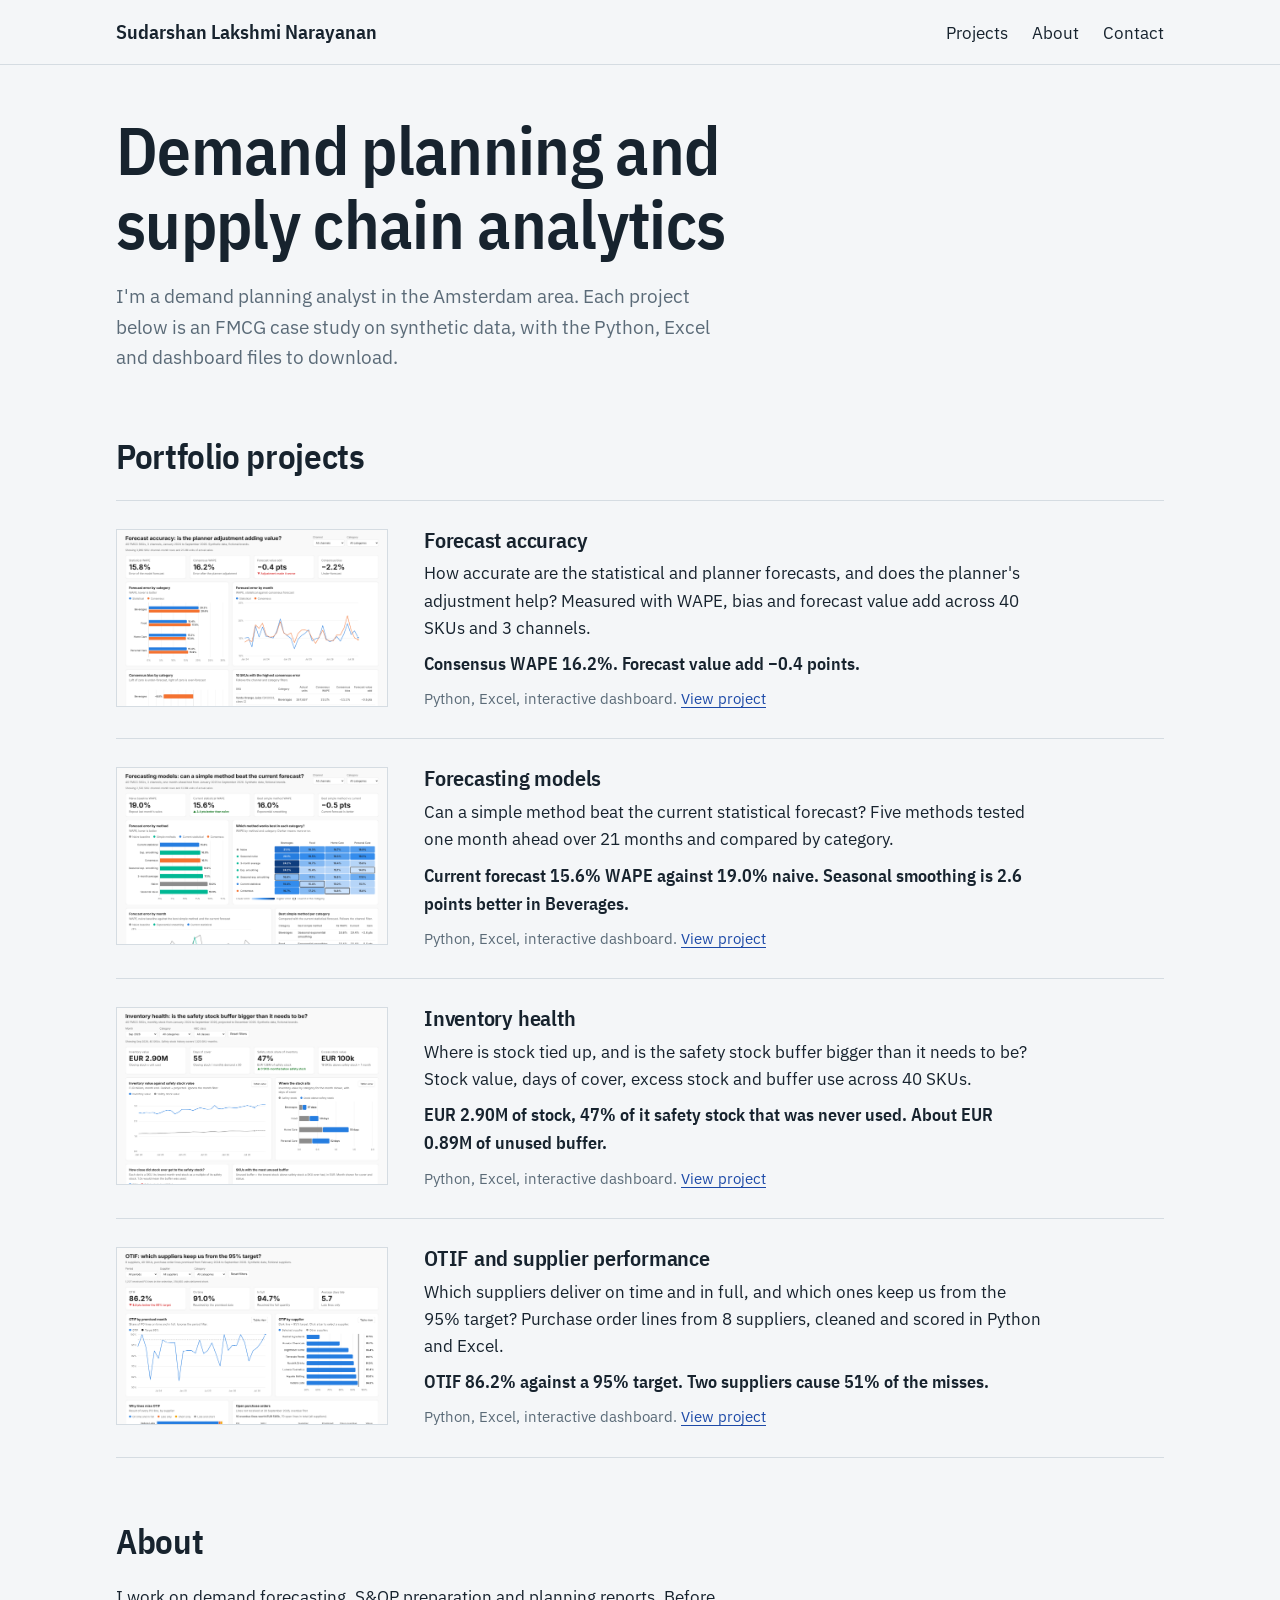
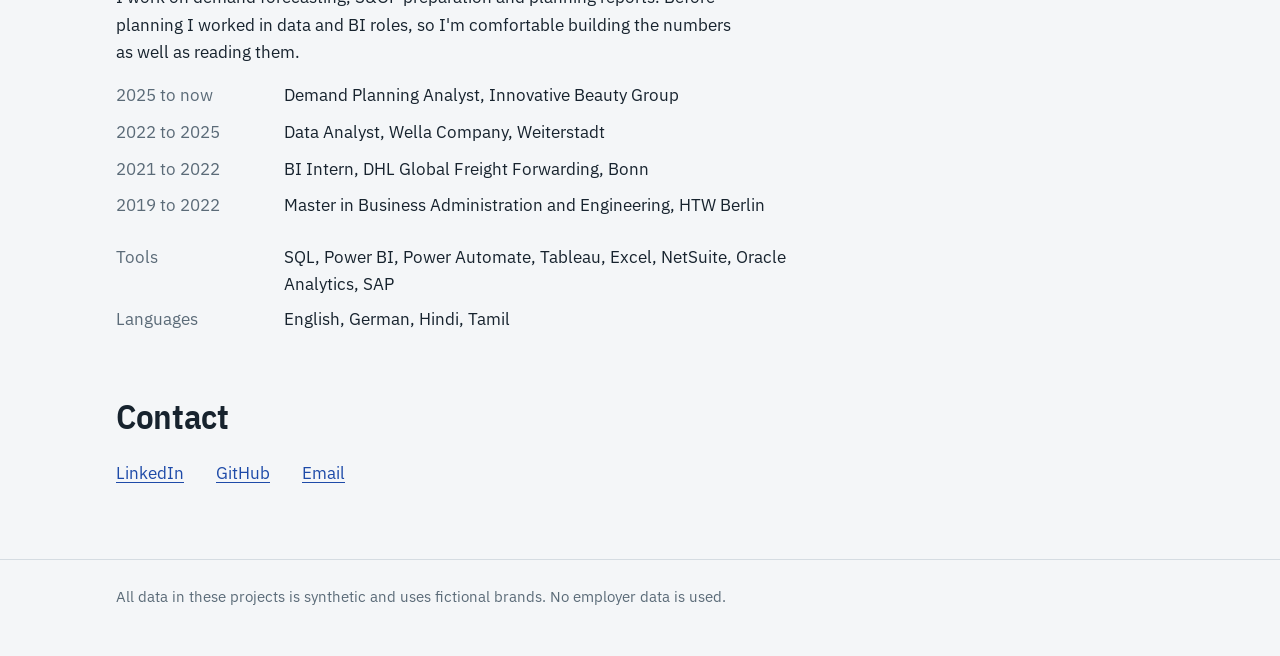
<file: index.html>
<!doctype html>
<html lang="en">
<head>
<meta charset="utf-8">
<meta name="viewport" content="width=device-width, initial-scale=1">
<title>Sudarshan Lakshmi Narayanan - Demand planning portfolio</title>
<meta name="description" content="Demand planning and supply chain analytics projects: forecast accuracy, S&OP and inventory, built with Python, Excel and interactive dashboards.">
<link rel="preconnect" href="https://fonts.googleapis.com">
<link rel="preconnect" href="https://fonts.gstatic.com" crossorigin>
<link href="https://fonts.googleapis.com/css2?family=IBM+Plex+Sans+Condensed:wght@500;600&family=IBM+Plex+Sans:wght@400;500;600&display=swap" rel="stylesheet">
<link rel="stylesheet" href="style.css">
</head>
<body>
<a class="skip" href="#projects">Skip to projects</a>

<header class="site-head">
  <div class="wrap">
    <a class="brand" href="./">Sudarshan Lakshmi Narayanan</a>
    <nav aria-label="Main">
      <a href="#projects">Projects</a>
      <a href="#about">About</a>
      <a href="#contact">Contact</a>
    </nav>
  </div>
</header>

<main>
  <div class="hero">
    <div class="wrap">
      <h1>Demand planning and supply chain analytics</h1>
      <p class="lead">I'm a demand planning analyst in the Amsterdam area. Each project below is an FMCG case study on synthetic data, with the Python, Excel and dashboard files to download.</p>

    </div>
  </div>

  <section id="projects">
    <div class="wrap">
      <h2>Portfolio projects</h2>
      <ul class="projects">
        <!-- ADD A NEW PROJECT: copy this whole <li> block, paste it below, change the text and the link. -->
        <li class="project">
          <a class="thumb" href="project1/" tabindex="-1" aria-hidden="true"><img src="project1/dashboard_preview.png" alt="" loading="lazy"></a>
          <div>
            <h3><a href="project1/">Forecast accuracy</a></h3>
            <p>How accurate are the statistical and planner forecasts, and does the planner's adjustment help? Measured with WAPE, bias and forecast value add across 40 SKUs and 3 channels.</p>
            <p class="result">Consensus WAPE 16.2%. Forecast value add −0.4 points.</p>
            <p class="tools">Python, Excel, interactive dashboard. <a href="project1/">View project</a></p>
          </div>
        </li>
        <li class="project">
          <a class="thumb" href="project2/" tabindex="-1" aria-hidden="true"><img src="project2/dashboard_preview.png" alt="" loading="lazy"></a>
          <div>
            <h3><a href="project2/">Forecasting models</a></h3>
            <p>Can a simple method beat the current statistical forecast? Five methods tested one month ahead over 21 months and compared by category.</p>
            <p class="result">Current forecast 15.6% WAPE against 19.0% naive. Seasonal smoothing is 2.6 points better in Beverages.</p>
            <p class="tools">Python, Excel, interactive dashboard. <a href="project2/">View project</a></p>
          </div>
        </li>
        <li class="project">
          <a class="thumb" href="project3/" tabindex="-1" aria-hidden="true"><img src="project3/dashboard_preview.png" alt="" loading="lazy"></a>
          <div>
            <h3><a href="project3/">Inventory health</a></h3>
            <p>Where is stock tied up, and is the safety stock buffer bigger than it needs to be? Stock value, days of cover, excess stock and buffer use across 40 SKUs.</p>
            <p class="result">EUR 2.90M of stock, 47% of it safety stock that was never used. About EUR 0.89M of unused buffer.</p>
            <p class="tools">Python, Excel, interactive dashboard. <a href="project3/">View project</a></p>
          </div>
        </li>
        <li class="project">
          <a class="thumb" href="project4/" tabindex="-1" aria-hidden="true"><img src="project4/dashboard_preview.png" alt="" loading="lazy"></a>
          <div>
            <h3><a href="project4/">OTIF and supplier performance</a></h3>
            <p>Which suppliers deliver on time and in full, and which ones keep us from the 95% target? Purchase order lines from 8 suppliers, cleaned and scored in Python and Excel.</p>
            <p class="result">OTIF 86.2% against a 95% target. Two suppliers cause 51% of the misses.</p>
            <p class="tools">Python, Excel, interactive dashboard. <a href="project4/">View project</a></p>
          </div>
        </li>
      </ul>
    </div>
  </section>

  <section id="about">
    <div class="wrap">
      <h2>About</h2>
      <p>I work on demand forecasting, S&amp;OP preparation and planning reports. Before planning I worked in data and BI roles, so I'm comfortable building the numbers as well as reading them.</p>
      <dl class="timeline">
        <dt>2025 to now</dt><dd>Demand Planning Analyst, Innovative Beauty Group</dd>
        <dt>2022 to 2025</dt><dd>Data Analyst, Wella Company, Weiterstadt</dd>
        <dt>2021 to 2022</dt><dd>BI Intern, DHL Global Freight Forwarding, Bonn</dd>
        <dt>2019 to 2022</dt><dd>Master in Business Administration and Engineering, HTW Berlin</dd>
      </dl>
      <dl class="facts">
        <dt>Tools</dt><dd>SQL, Power BI, Power Automate, Tableau, Excel, NetSuite, Oracle Analytics, SAP</dd>
        <dt>Languages</dt><dd>English, German, Hindi, Tamil</dd>
      </dl>
    </div>
  </section>

  <section id="contact">
    <div class="wrap">
      <h2>Contact</h2>
      <ul class="links">
        <li><a href="https://www.linkedin.com/in/sudarshanlaks">LinkedIn</a></li>
        <li><a href="https://github.com/sudarshanlaks">GitHub</a></li>
        <li><a href="mailto:sudarshanlaks37@gmail.com">Email</a></li>
      </ul>
    </div>
  </section>
</main>

<footer>
  <div class="wrap">All data in these projects is synthetic and uses fictional brands. No employer data is used.</div>
</footer>

</body>
</html>
</file>
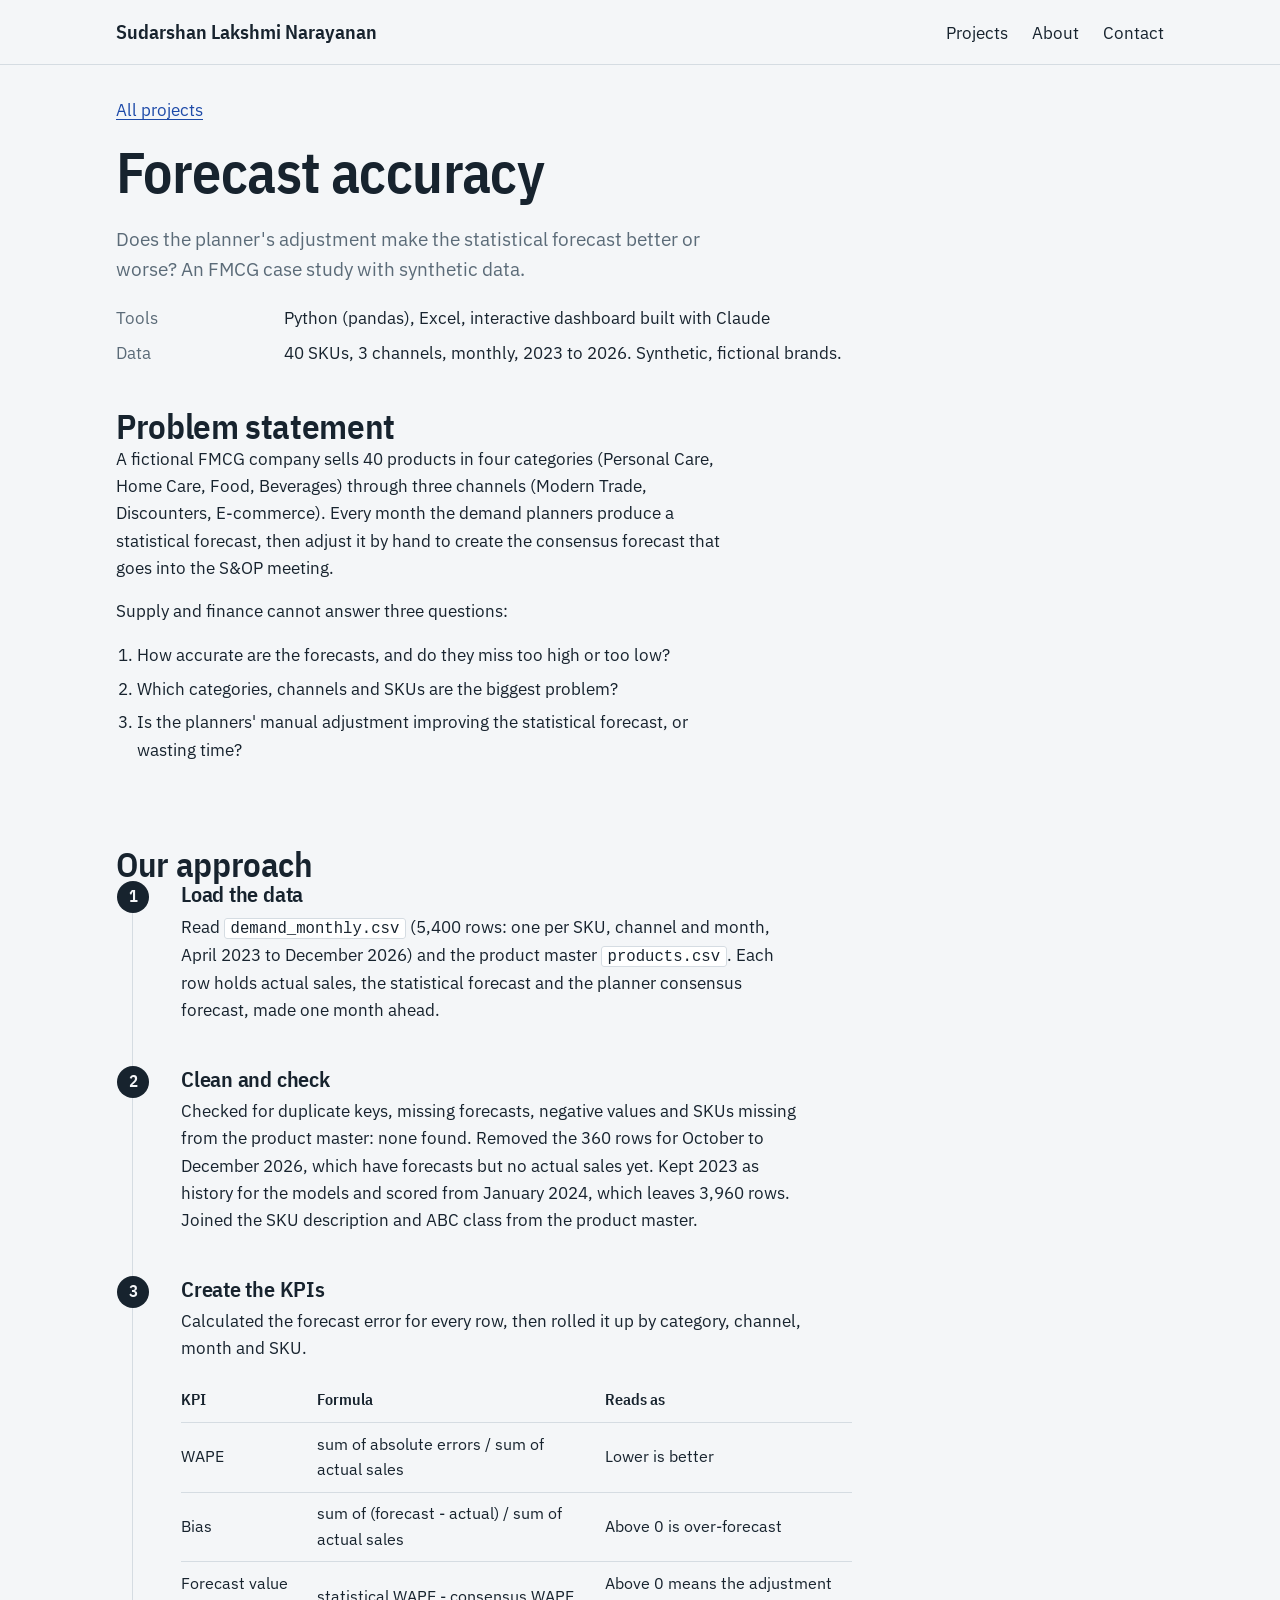
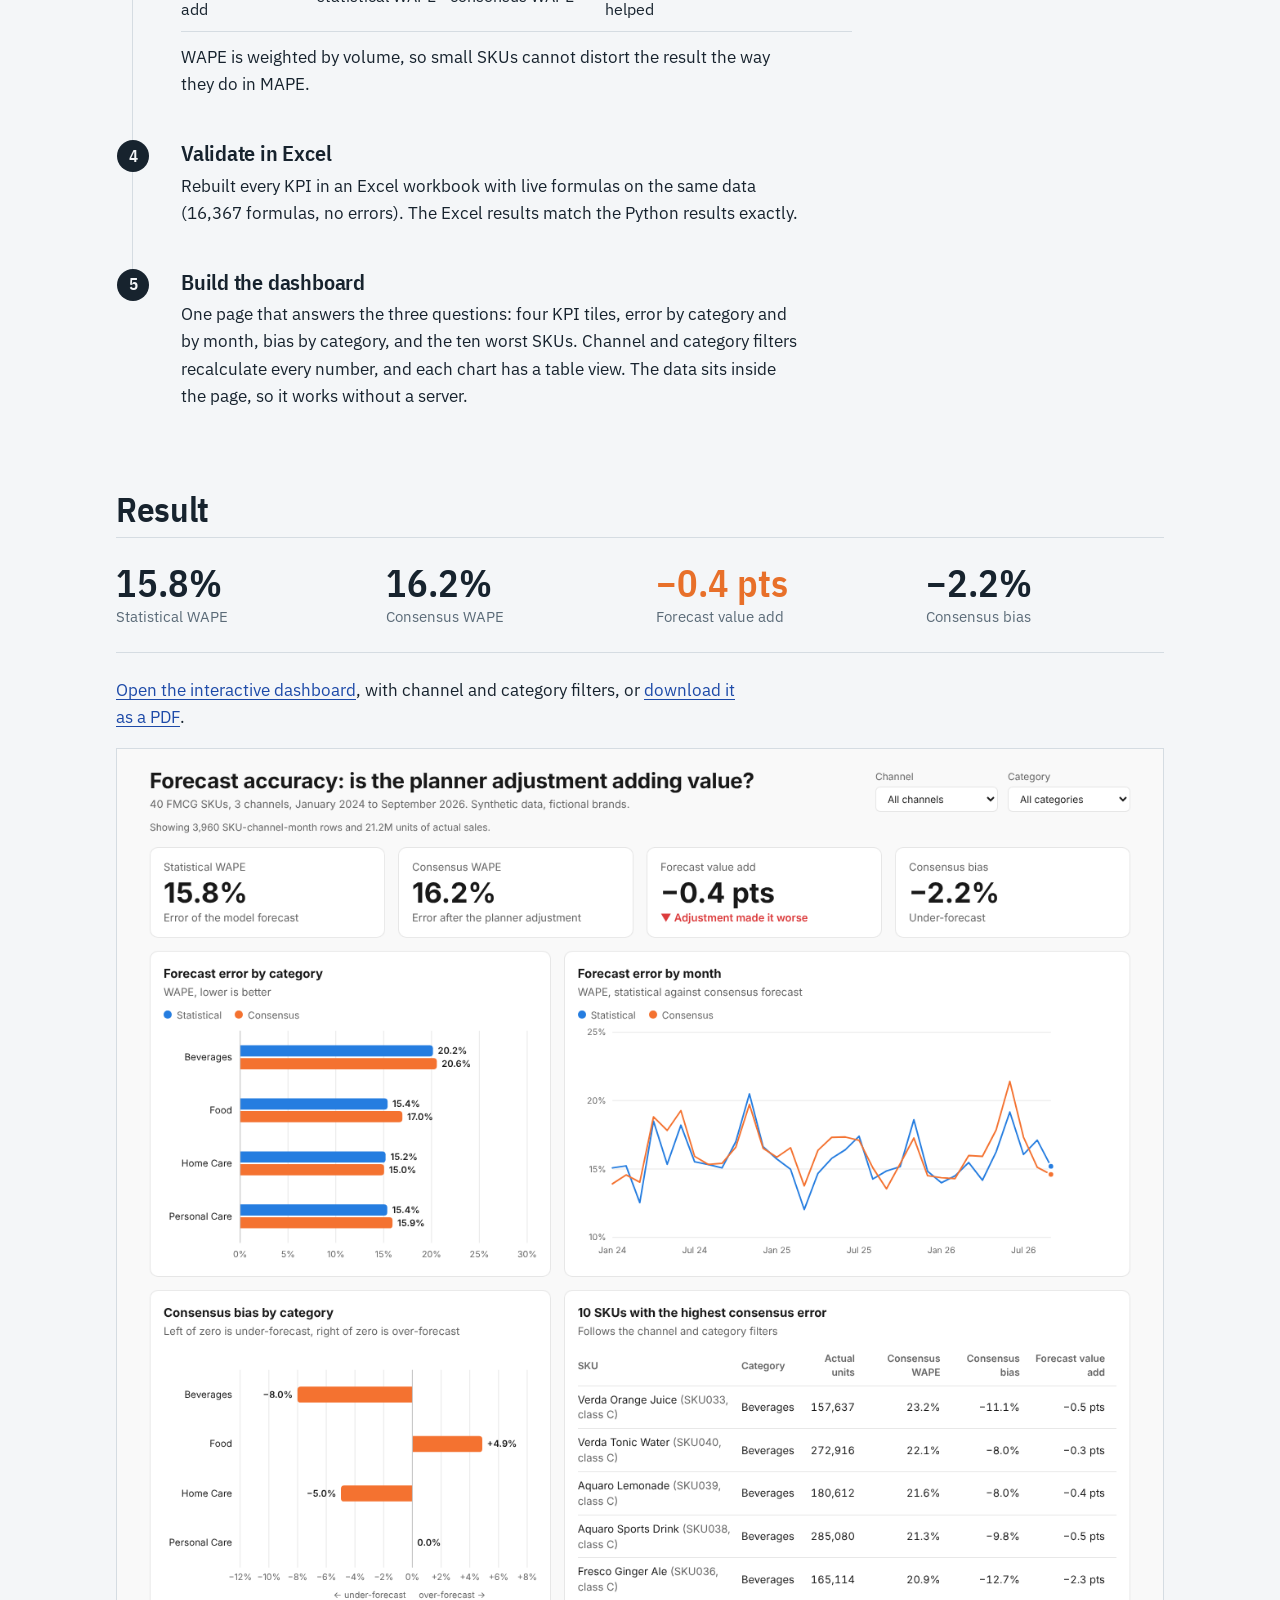
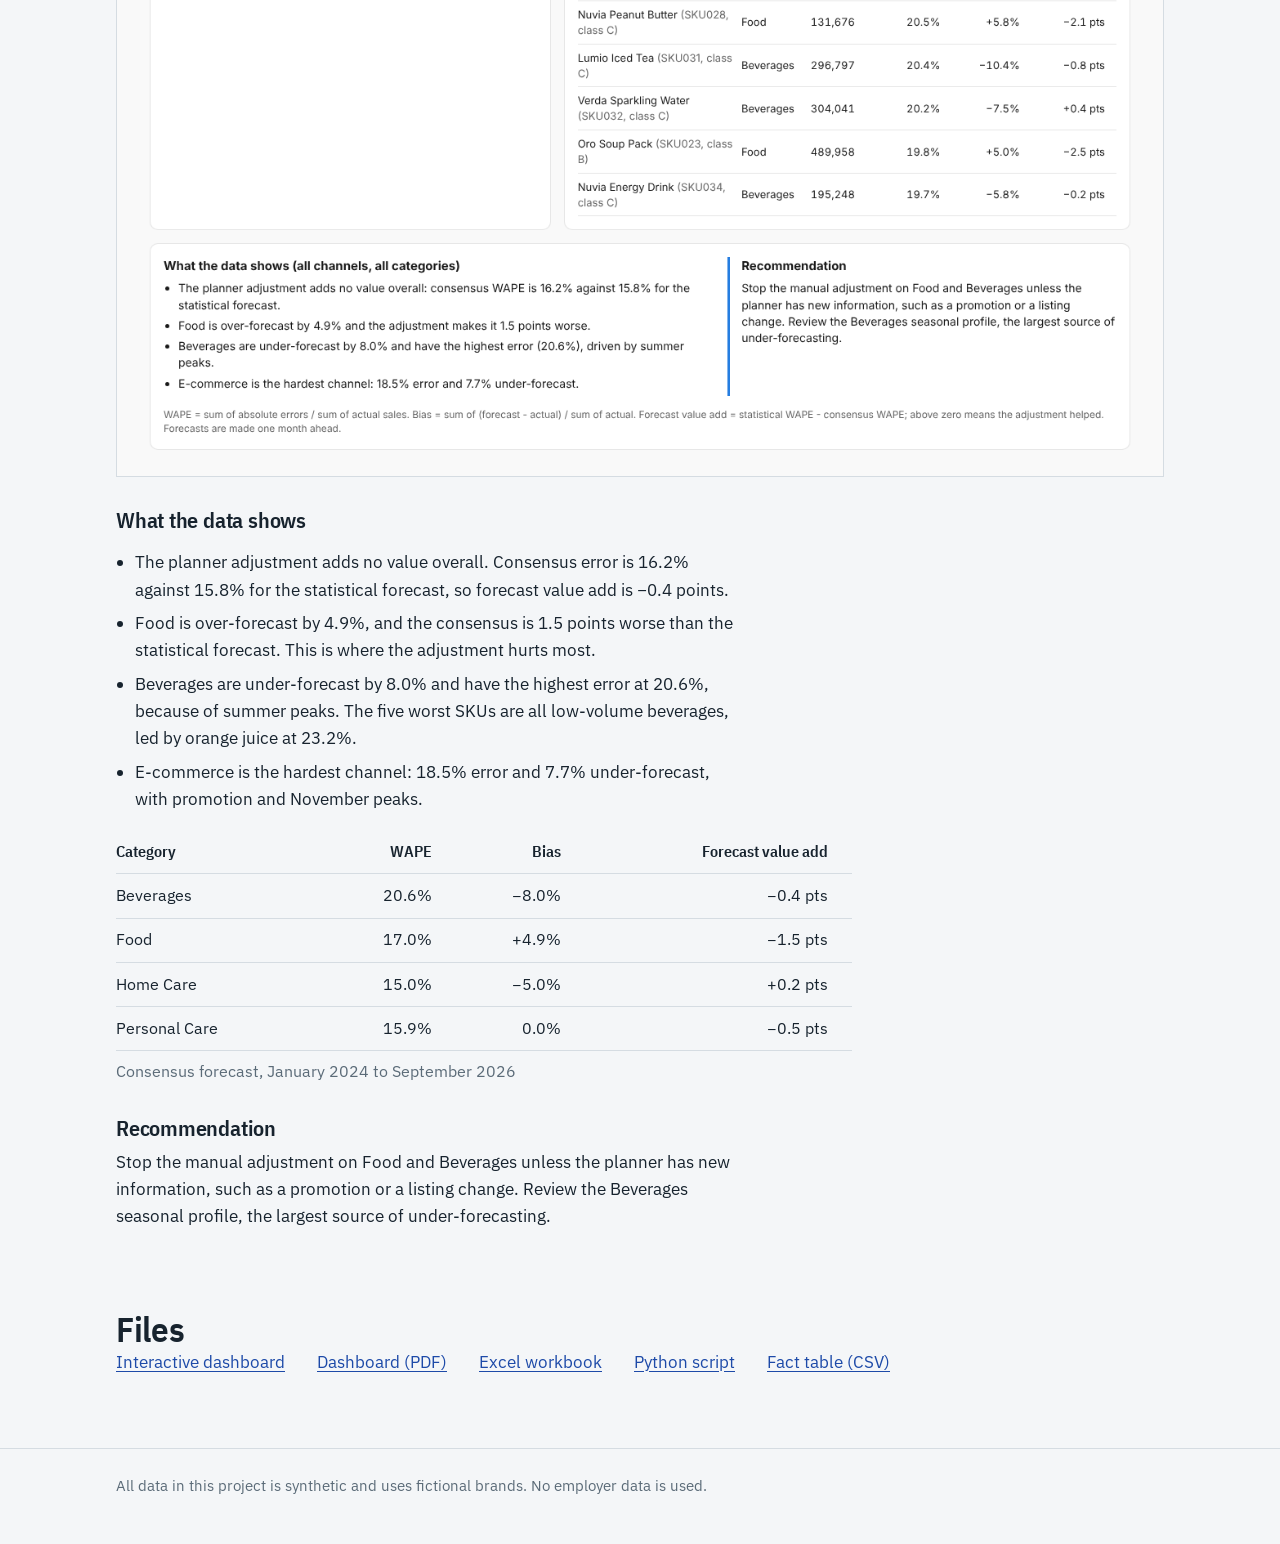
<file: project1/index.html>
<!doctype html>
<html lang="en">
<head>
<meta charset="utf-8">
<meta name="viewport" content="width=device-width, initial-scale=1">
<title>Forecast accuracy - Sudarshan Lakshmi Narayanan</title>
<meta name="description" content="Forecast accuracy for an FMCG portfolio: WAPE, bias and forecast value add for statistical and planner forecasts.">
<link rel="preconnect" href="https://fonts.googleapis.com">
<link rel="preconnect" href="https://fonts.gstatic.com" crossorigin>
<link href="https://fonts.googleapis.com/css2?family=IBM+Plex+Sans+Condensed:wght@500;600&family=IBM+Plex+Sans:wght@400;500;600&display=swap" rel="stylesheet">
<link rel="stylesheet" href="../style.css">
</head>
<body>
<a class="skip" href="#main">Skip to content</a>

<header class="site-head">
  <div class="wrap">
    <a class="brand" href="../">Sudarshan Lakshmi Narayanan</a>
    <nav aria-label="Main">
      <a href="../#projects">Projects</a>
      <a href="../#about">About</a>
      <a href="../#contact">Contact</a>
    </nav>
  </div>
</header>

<main id="main">
  <div class="wrap">
    <p class="crumb"><a href="../#projects">All projects</a></p>

    <div class="page-head">
      <h1>Forecast accuracy</h1>
      <p class="lead">Does the planner's adjustment make the statistical forecast better or worse? An FMCG case study with synthetic data.</p>
      <dl class="facts" style="margin-top:1.25rem">
        <dt>Tools</dt><dd>Python (pandas), Excel, interactive dashboard built with Claude</dd>
        <dt>Data</dt><dd>40 SKUs, 3 channels, monthly, 2023 to 2026. Synthetic, fictional brands.</dd>
      </dl>
    </div>

    <section id="problem">
      <h2>Problem statement</h2>
      <p>A fictional FMCG company sells 40 products in four categories (Personal Care, Home Care, Food, Beverages) through three channels (Modern Trade, Discounters, E-commerce). Every month the demand planners produce a statistical forecast, then adjust it by hand to create the consensus forecast that goes into the S&amp;OP meeting.</p>
      <p>Supply and finance cannot answer three questions:</p>
      <ol class="plain">
        <li>How accurate are the forecasts, and do they miss too high or too low?</li>
        <li>Which categories, channels and SKUs are the biggest problem?</li>
        <li>Is the planners' manual adjustment improving the statistical forecast, or wasting time?</li>
      </ol>
    </section>

    <section id="approach">
      <h2>Our approach</h2>
      <ol class="steps">
        <li>
          <h3>Load the data</h3>
          <p>Read <code>demand_monthly.csv</code> (5,400 rows: one per SKU, channel and month, April 2023 to December 2026) and the product master <code>products.csv</code>. Each row holds actual sales, the statistical forecast and the planner consensus forecast, made one month ahead.</p>
        </li>
        <li>
          <h3>Clean and check</h3>
          <p>Checked for duplicate keys, missing forecasts, negative values and SKUs missing from the product master: none found. Removed the 360 rows for October to December 2026, which have forecasts but no actual sales yet. Kept 2023 as history for the models and scored from January 2024, which leaves 3,960 rows. Joined the SKU description and ABC class from the product master.</p>
        </li>
        <li>
          <h3>Create the KPIs</h3>
          <p>Calculated the forecast error for every row, then rolled it up by category, channel, month and SKU.</p>
          <table>
            <thead><tr><th>KPI</th><th>Formula</th><th>Reads as</th></tr></thead>
            <tbody>
              <tr><td>WAPE</td><td>sum of absolute errors / sum of actual sales</td><td>Lower is better</td></tr>
              <tr><td>Bias</td><td>sum of (forecast - actual) / sum of actual sales</td><td>Above 0 is over-forecast</td></tr>
              <tr><td>Forecast value add</td><td>statistical WAPE - consensus WAPE</td><td>Above 0 means the adjustment helped</td></tr>
            </tbody>
          </table>
          <p>WAPE is weighted by volume, so small SKUs cannot distort the result the way they do in MAPE.</p>
        </li>
        <li>
          <h3>Validate in Excel</h3>
          <p>Rebuilt every KPI in an Excel workbook with live formulas on the same data (16,367 formulas, no errors). The Excel results match the Python results exactly.</p>
        </li>
        <li>
          <h3>Build the dashboard</h3>
          <p>One page that answers the three questions: four KPI tiles, error by category and by month, bias by category, and the ten worst SKUs. Channel and category filters recalculate every number, and each chart has a table view. The data sits inside the page, so it works without a server.</p>
        </li>
      </ol>
    </section>

    <section id="result">
      <h2>Result</h2>
      <dl class="kpis">
        <div><dt>Statistical WAPE</dt><dd>15.8%</dd></div>
        <div><dt>Consensus WAPE</dt><dd>16.2%</dd></div>
        <div><dt>Forecast value add</dt><dd class="bad">−0.4 pts</dd></div>
        <div><dt>Consensus bias</dt><dd>−2.2%</dd></div>
      </dl>

      <div class="dash">
        <p><a href="forecast_accuracy_dashboard.html">Open the interactive dashboard</a>, with channel and category filters, or <a href="forecast_accuracy_dashboard.pdf">download it as a PDF</a>.</p>
        <a href="forecast_accuracy_dashboard.html"><img src="dashboard_preview.png" alt="Forecast accuracy dashboard: four KPI tiles, error by category, error by month, consensus bias by category and the ten SKUs with the highest error." width="1280" height="1624"></a>
      </div>

      <div class="prose">
        <h3>What the data shows</h3>
        <ul>
          <li>The planner adjustment adds no value overall. Consensus error is 16.2% against 15.8% for the statistical forecast, so forecast value add is −0.4 points.</li>
          <li>Food is over-forecast by 4.9%, and the consensus is 1.5 points worse than the statistical forecast. This is where the adjustment hurts most.</li>
          <li>Beverages are under-forecast by 8.0% and have the highest error at 20.6%, because of summer peaks. The five worst SKUs are all low-volume beverages, led by orange juice at 23.2%.</li>
          <li>E-commerce is the hardest channel: 18.5% error and 7.7% under-forecast, with promotion and November peaks.</li>
        </ul>

        <table>
          <caption class="muted" style="text-align:left;caption-side:bottom;padding-top:0.5rem">Consensus forecast, January 2024 to September 2026</caption>
          <thead><tr><th>Category</th><th class="n">WAPE</th><th class="n">Bias</th><th class="n">Forecast value add</th></tr></thead>
          <tbody>
            <tr><td>Beverages</td><td class="n">20.6%</td><td class="n">−8.0%</td><td class="n">−0.4 pts</td></tr>
            <tr><td>Food</td><td class="n">17.0%</td><td class="n">+4.9%</td><td class="n">−1.5 pts</td></tr>
            <tr><td>Home Care</td><td class="n">15.0%</td><td class="n">−5.0%</td><td class="n">+0.2 pts</td></tr>
            <tr><td>Personal Care</td><td class="n">15.9%</td><td class="n">0.0%</td><td class="n">−0.5 pts</td></tr>
          </tbody>
        </table>

        <h3>Recommendation</h3>
        <p>Stop the manual adjustment on Food and Beverages unless the planner has new information, such as a promotion or a listing change. Review the Beverages seasonal profile, the largest source of under-forecasting.</p>
      </div>
    </section>

    <section id="files">
      <h2>Files</h2>
      <ul class="links">
        <li><a href="forecast_accuracy_dashboard.html">Interactive dashboard</a></li>
        <li><a href="forecast_accuracy_dashboard.pdf">Dashboard (PDF)</a></li>
        <li><a href="forecast_accuracy_workbook.xlsx">Excel workbook</a></li>
        <li><a href="forecast_accuracy.py">Python script</a></li>
        <li><a href="fact_forecast_accuracy.csv">Fact table (CSV)</a></li>
      </ul>
    </section>
  </div>
</main>

<footer>
  <div class="wrap">All data in this project is synthetic and uses fictional brands. No employer data is used.</div>
</footer>
</body>
</html>
</file>
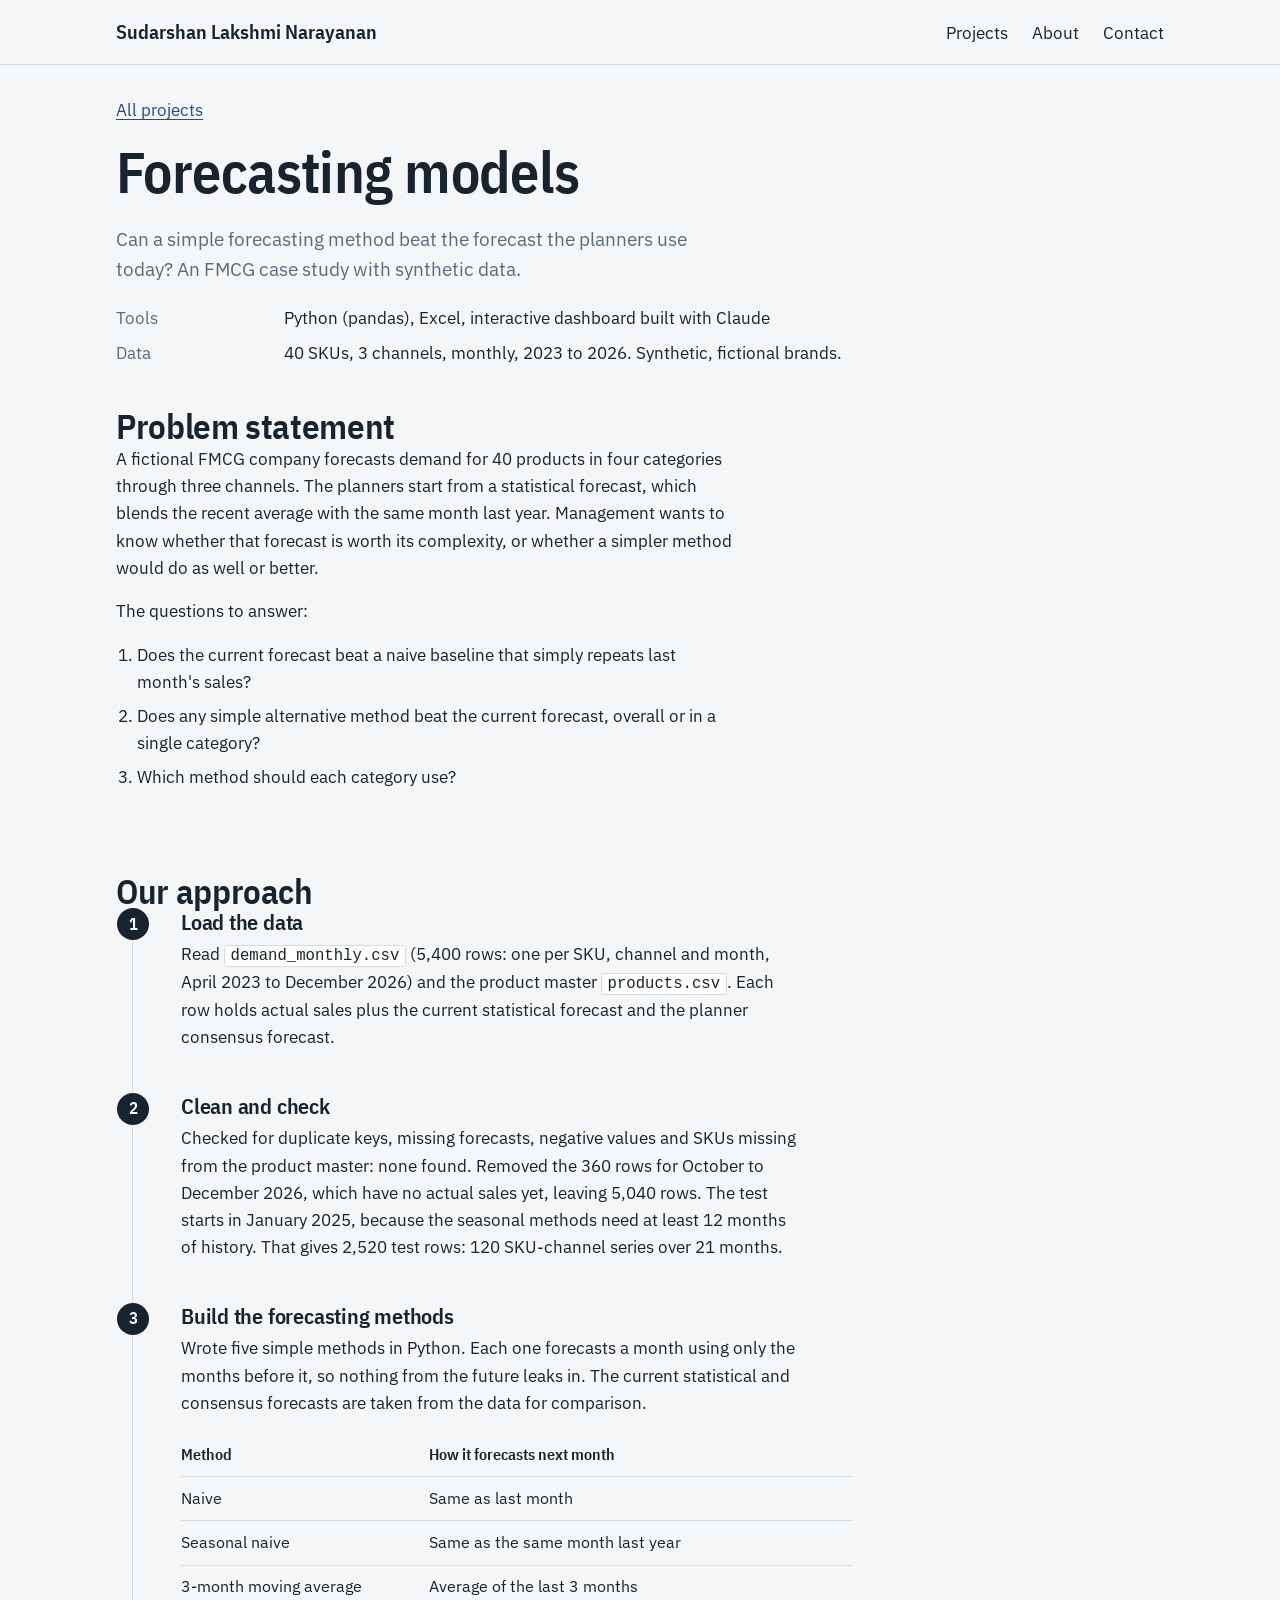
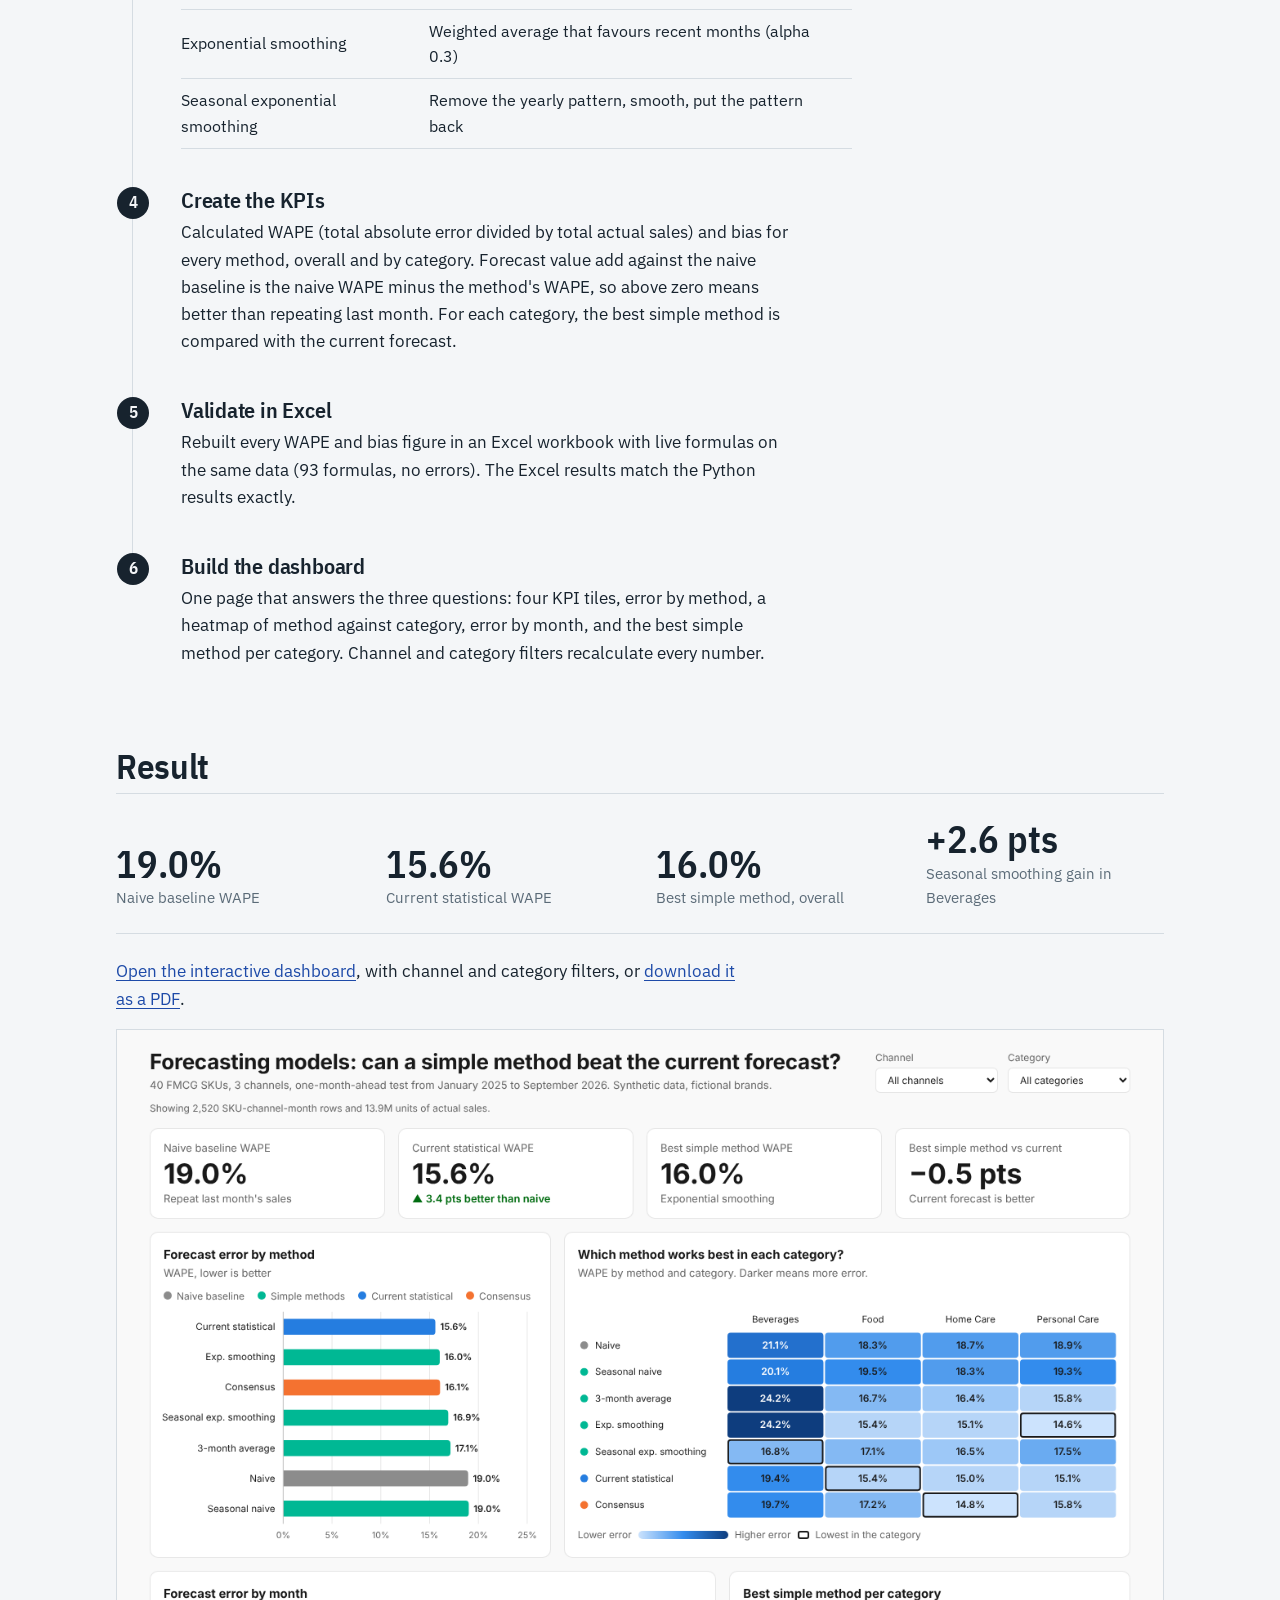
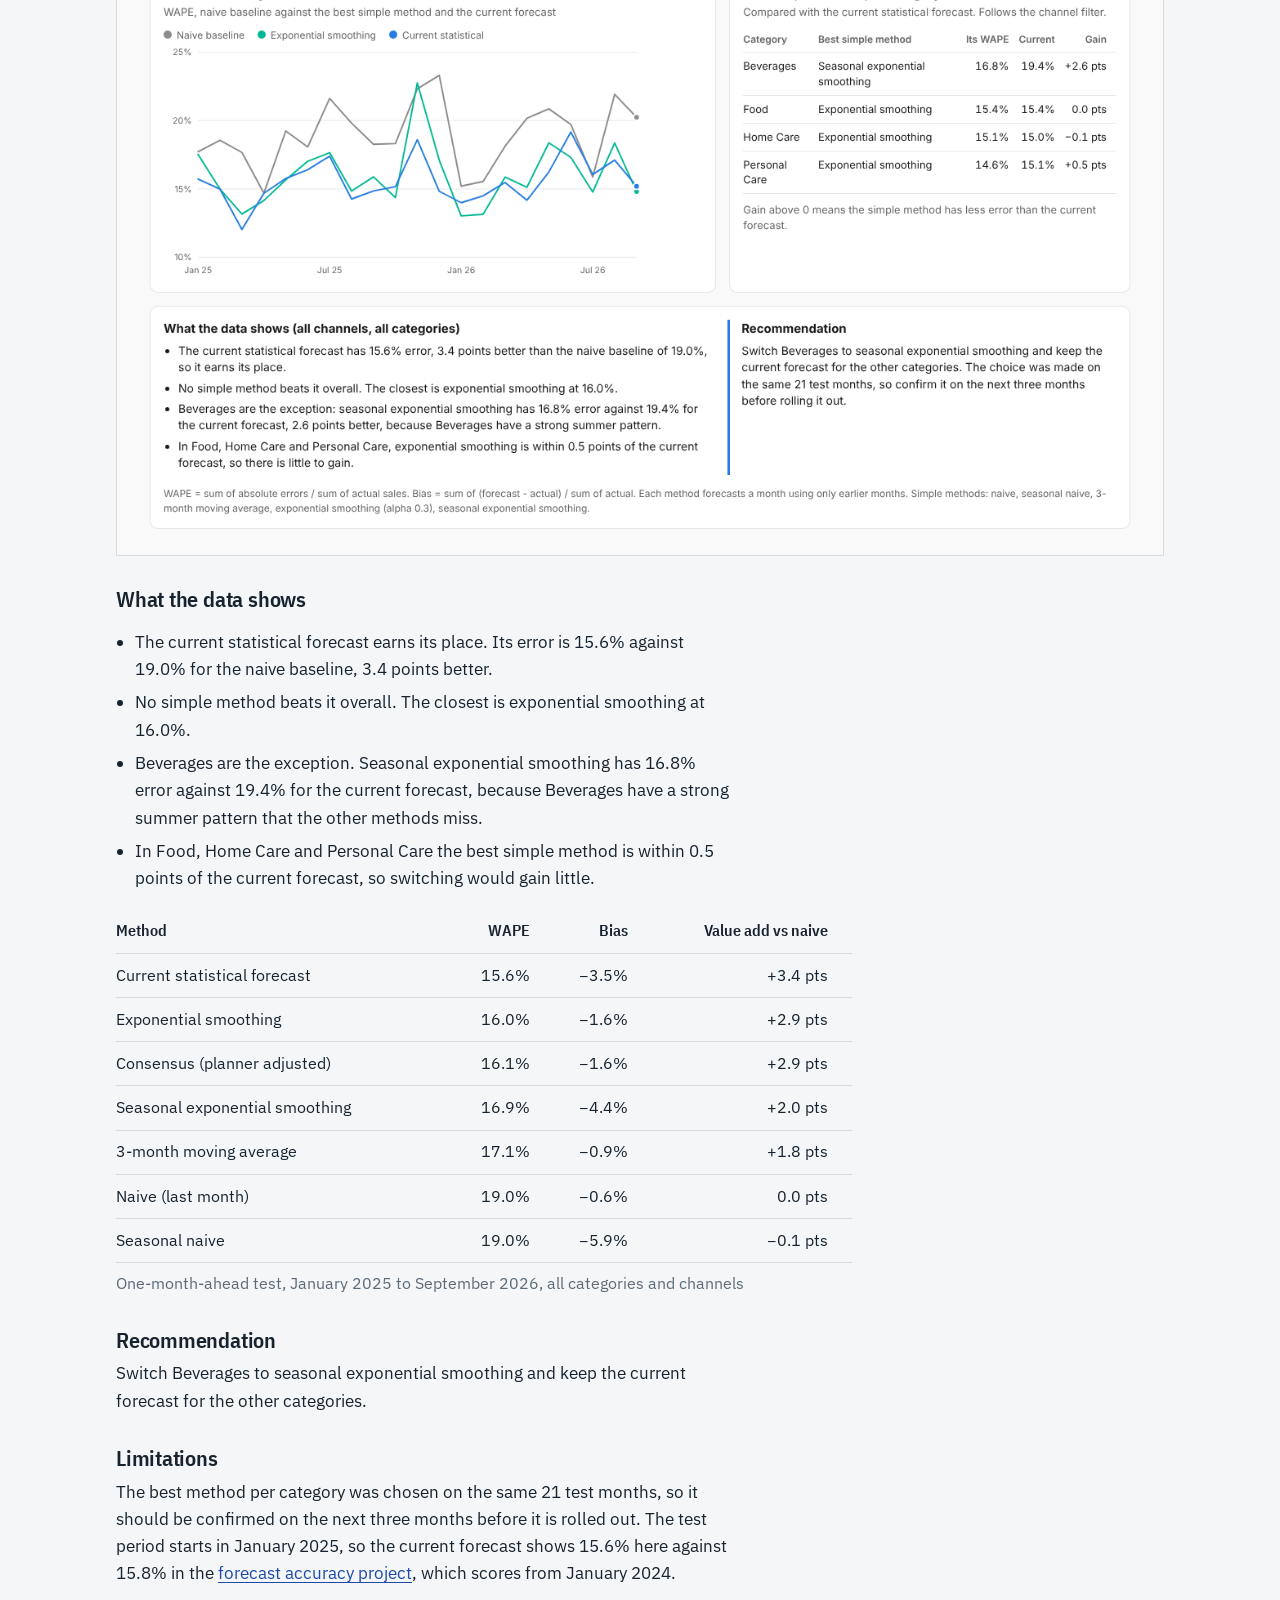
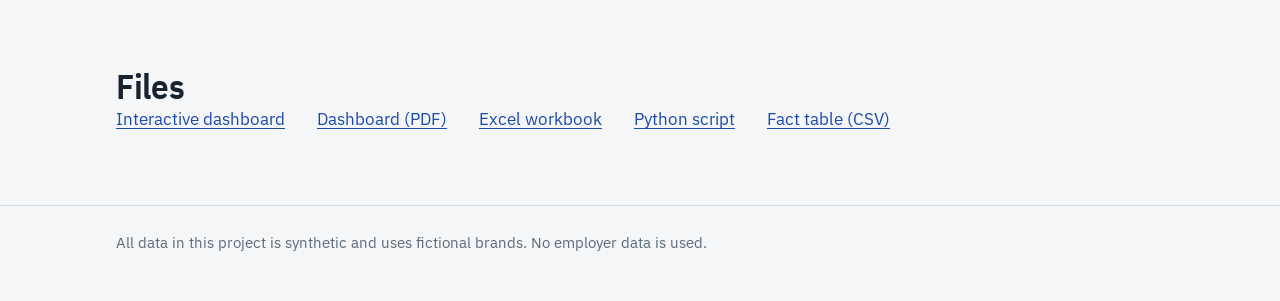
<file: project2/index.html>
<!doctype html>
<html lang="en">
<head>
<meta charset="utf-8">
<meta name="viewport" content="width=device-width, initial-scale=1">
<title>Forecasting models - Sudarshan Lakshmi Narayanan</title>
<meta name="description" content="Forecasting models for an FMCG portfolio: five simple methods compared with the current statistical forecast using a rolling one-month-ahead test.">
<link rel="preconnect" href="https://fonts.googleapis.com">
<link rel="preconnect" href="https://fonts.gstatic.com" crossorigin>
<link href="https://fonts.googleapis.com/css2?family=IBM+Plex+Sans+Condensed:wght@500;600&family=IBM+Plex+Sans:wght@400;500;600&display=swap" rel="stylesheet">
<link rel="stylesheet" href="../style.css">
</head>
<body>
<a class="skip" href="#main">Skip to content</a>

<header class="site-head">
  <div class="wrap">
    <a class="brand" href="../">Sudarshan Lakshmi Narayanan</a>
    <nav aria-label="Main">
      <a href="../#projects">Projects</a>
      <a href="../#about">About</a>
      <a href="../#contact">Contact</a>
    </nav>
  </div>
</header>

<main id="main">
  <div class="wrap">
    <p class="crumb"><a href="../#projects">All projects</a></p>

    <div class="page-head">
      <h1>Forecasting models</h1>
      <p class="lead">Can a simple forecasting method beat the forecast the planners use today? An FMCG case study with synthetic data.</p>
      <dl class="facts" style="margin-top:1.25rem">
        <dt>Tools</dt><dd>Python (pandas), Excel, interactive dashboard built with Claude</dd>
        <dt>Data</dt><dd>40 SKUs, 3 channels, monthly, 2023 to 2026. Synthetic, fictional brands.</dd>
      </dl>
    </div>

    <section id="problem">
      <h2>Problem statement</h2>
      <p>A fictional FMCG company forecasts demand for 40 products in four categories through three channels. The planners start from a statistical forecast, which blends the recent average with the same month last year. Management wants to know whether that forecast is worth its complexity, or whether a simpler method would do as well or better.</p>
      <p>The questions to answer:</p>
      <ol class="plain">
        <li>Does the current forecast beat a naive baseline that simply repeats last month's sales?</li>
        <li>Does any simple alternative method beat the current forecast, overall or in a single category?</li>
        <li>Which method should each category use?</li>
      </ol>
    </section>

    <section id="approach">
      <h2>Our approach</h2>
      <ol class="steps">
        <li>
          <h3>Load the data</h3>
          <p>Read <code>demand_monthly.csv</code> (5,400 rows: one per SKU, channel and month, April 2023 to December 2026) and the product master <code>products.csv</code>. Each row holds actual sales plus the current statistical forecast and the planner consensus forecast.</p>
        </li>
        <li>
          <h3>Clean and check</h3>
          <p>Checked for duplicate keys, missing forecasts, negative values and SKUs missing from the product master: none found. Removed the 360 rows for October to December 2026, which have no actual sales yet, leaving 5,040 rows. The test starts in January 2025, because the seasonal methods need at least 12 months of history. That gives 2,520 test rows: 120 SKU-channel series over 21 months.</p>
        </li>
        <li>
          <h3>Build the forecasting methods</h3>
          <p>Wrote five simple methods in Python. Each one forecasts a month using only the months before it, so nothing from the future leaks in. The current statistical and consensus forecasts are taken from the data for comparison.</p>
          <table>
            <thead><tr><th>Method</th><th>How it forecasts next month</th></tr></thead>
            <tbody>
              <tr><td>Naive</td><td>Same as last month</td></tr>
              <tr><td>Seasonal naive</td><td>Same as the same month last year</td></tr>
              <tr><td>3-month moving average</td><td>Average of the last 3 months</td></tr>
              <tr><td>Exponential smoothing</td><td>Weighted average that favours recent months (alpha 0.3)</td></tr>
              <tr><td>Seasonal exponential smoothing</td><td>Remove the yearly pattern, smooth, put the pattern back</td></tr>
            </tbody>
          </table>
        </li>
        <li>
          <h3>Create the KPIs</h3>
          <p>Calculated WAPE (total absolute error divided by total actual sales) and bias for every method, overall and by category. Forecast value add against the naive baseline is the naive WAPE minus the method's WAPE, so above zero means better than repeating last month. For each category, the best simple method is compared with the current forecast.</p>
        </li>
        <li>
          <h3>Validate in Excel</h3>
          <p>Rebuilt every WAPE and bias figure in an Excel workbook with live formulas on the same data (93 formulas, no errors). The Excel results match the Python results exactly.</p>
        </li>
        <li>
          <h3>Build the dashboard</h3>
          <p>One page that answers the three questions: four KPI tiles, error by method, a heatmap of method against category, error by month, and the best simple method per category. Channel and category filters recalculate every number.</p>
        </li>
      </ol>
    </section>

    <section id="result">
      <h2>Result</h2>
      <dl class="kpis">
        <div><dt>Naive baseline WAPE</dt><dd>19.0%</dd></div>
        <div><dt>Current statistical WAPE</dt><dd>15.6%</dd></div>
        <div><dt>Best simple method, overall</dt><dd>16.0%</dd></div>
        <div><dt>Seasonal smoothing gain in Beverages</dt><dd>+2.6 pts</dd></div>
      </dl>

      <div class="dash">
        <p><a href="forecasting_models_dashboard.html">Open the interactive dashboard</a>, with channel and category filters, or <a href="forecasting_models_dashboard.pdf">download it as a PDF</a>.</p>
        <a href="forecasting_models_dashboard.html"><img src="dashboard_preview.png" alt="Forecasting models dashboard: four KPI tiles, error by method, a heatmap of method against category, error by month and the best simple method per category." width="1280" height="1377"></a>
      </div>

      <div class="prose">
        <h3>What the data shows</h3>
        <ul>
          <li>The current statistical forecast earns its place. Its error is 15.6% against 19.0% for the naive baseline, 3.4 points better.</li>
          <li>No simple method beats it overall. The closest is exponential smoothing at 16.0%.</li>
          <li>Beverages are the exception. Seasonal exponential smoothing has 16.8% error against 19.4% for the current forecast, because Beverages have a strong summer pattern that the other methods miss.</li>
          <li>In Food, Home Care and Personal Care the best simple method is within 0.5 points of the current forecast, so switching would gain little.</li>
        </ul>

        <table>
          <caption class="muted" style="text-align:left;caption-side:bottom;padding-top:0.5rem">One-month-ahead test, January 2025 to September 2026, all categories and channels</caption>
          <thead><tr><th>Method</th><th class="n">WAPE</th><th class="n">Bias</th><th class="n">Value add vs naive</th></tr></thead>
          <tbody>
            <tr><td>Current statistical forecast</td><td class="n">15.6%</td><td class="n">−3.5%</td><td class="n">+3.4 pts</td></tr>
            <tr><td>Exponential smoothing</td><td class="n">16.0%</td><td class="n">−1.6%</td><td class="n">+2.9 pts</td></tr>
            <tr><td>Consensus (planner adjusted)</td><td class="n">16.1%</td><td class="n">−1.6%</td><td class="n">+2.9 pts</td></tr>
            <tr><td>Seasonal exponential smoothing</td><td class="n">16.9%</td><td class="n">−4.4%</td><td class="n">+2.0 pts</td></tr>
            <tr><td>3-month moving average</td><td class="n">17.1%</td><td class="n">−0.9%</td><td class="n">+1.8 pts</td></tr>
            <tr><td>Naive (last month)</td><td class="n">19.0%</td><td class="n">−0.6%</td><td class="n">0.0 pts</td></tr>
            <tr><td>Seasonal naive</td><td class="n">19.0%</td><td class="n">−5.9%</td><td class="n">−0.1 pts</td></tr>
          </tbody>
        </table>

        <h3>Recommendation</h3>
        <p>Switch Beverages to seasonal exponential smoothing and keep the current forecast for the other categories.</p>

        <h3>Limitations</h3>
        <p>The best method per category was chosen on the same 21 test months, so it should be confirmed on the next three months before it is rolled out. The test period starts in January 2025, so the current forecast shows 15.6% here against 15.8% in the <a href="../project1/">forecast accuracy project</a>, which scores from January 2024.</p>
      </div>
    </section>

    <section id="files">
      <h2>Files</h2>
      <ul class="links">
        <li><a href="forecasting_models_dashboard.html">Interactive dashboard</a></li>
        <li><a href="forecasting_models_dashboard.pdf">Dashboard (PDF)</a></li>
        <li><a href="forecasting_models_workbook.xlsx">Excel workbook</a></li>
        <li><a href="forecasting_models.py">Python script</a></li>
        <li><a href="fact_forecast_methods.csv">Fact table (CSV)</a></li>
      </ul>
    </section>
  </div>
</main>

<footer>
  <div class="wrap">All data in this project is synthetic and uses fictional brands. No employer data is used.</div>
</footer>
</body>
</html>
</file>
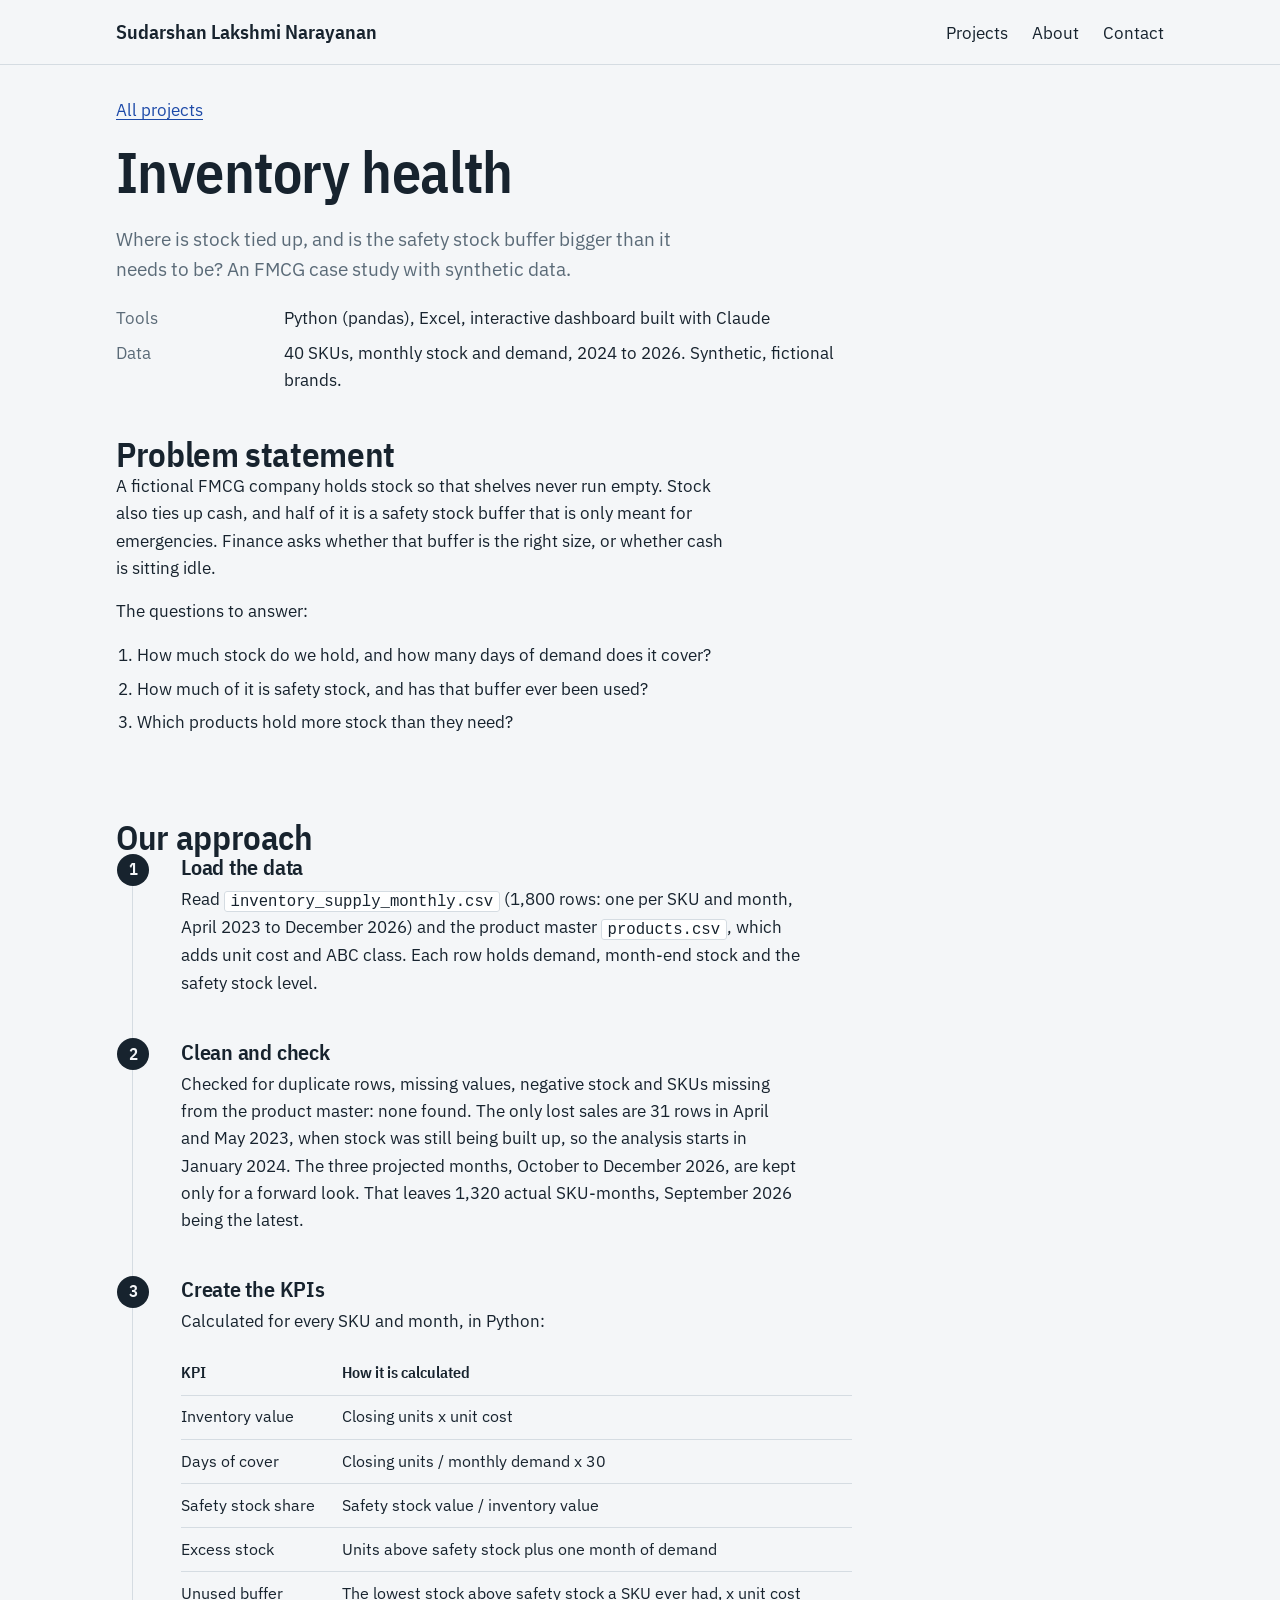
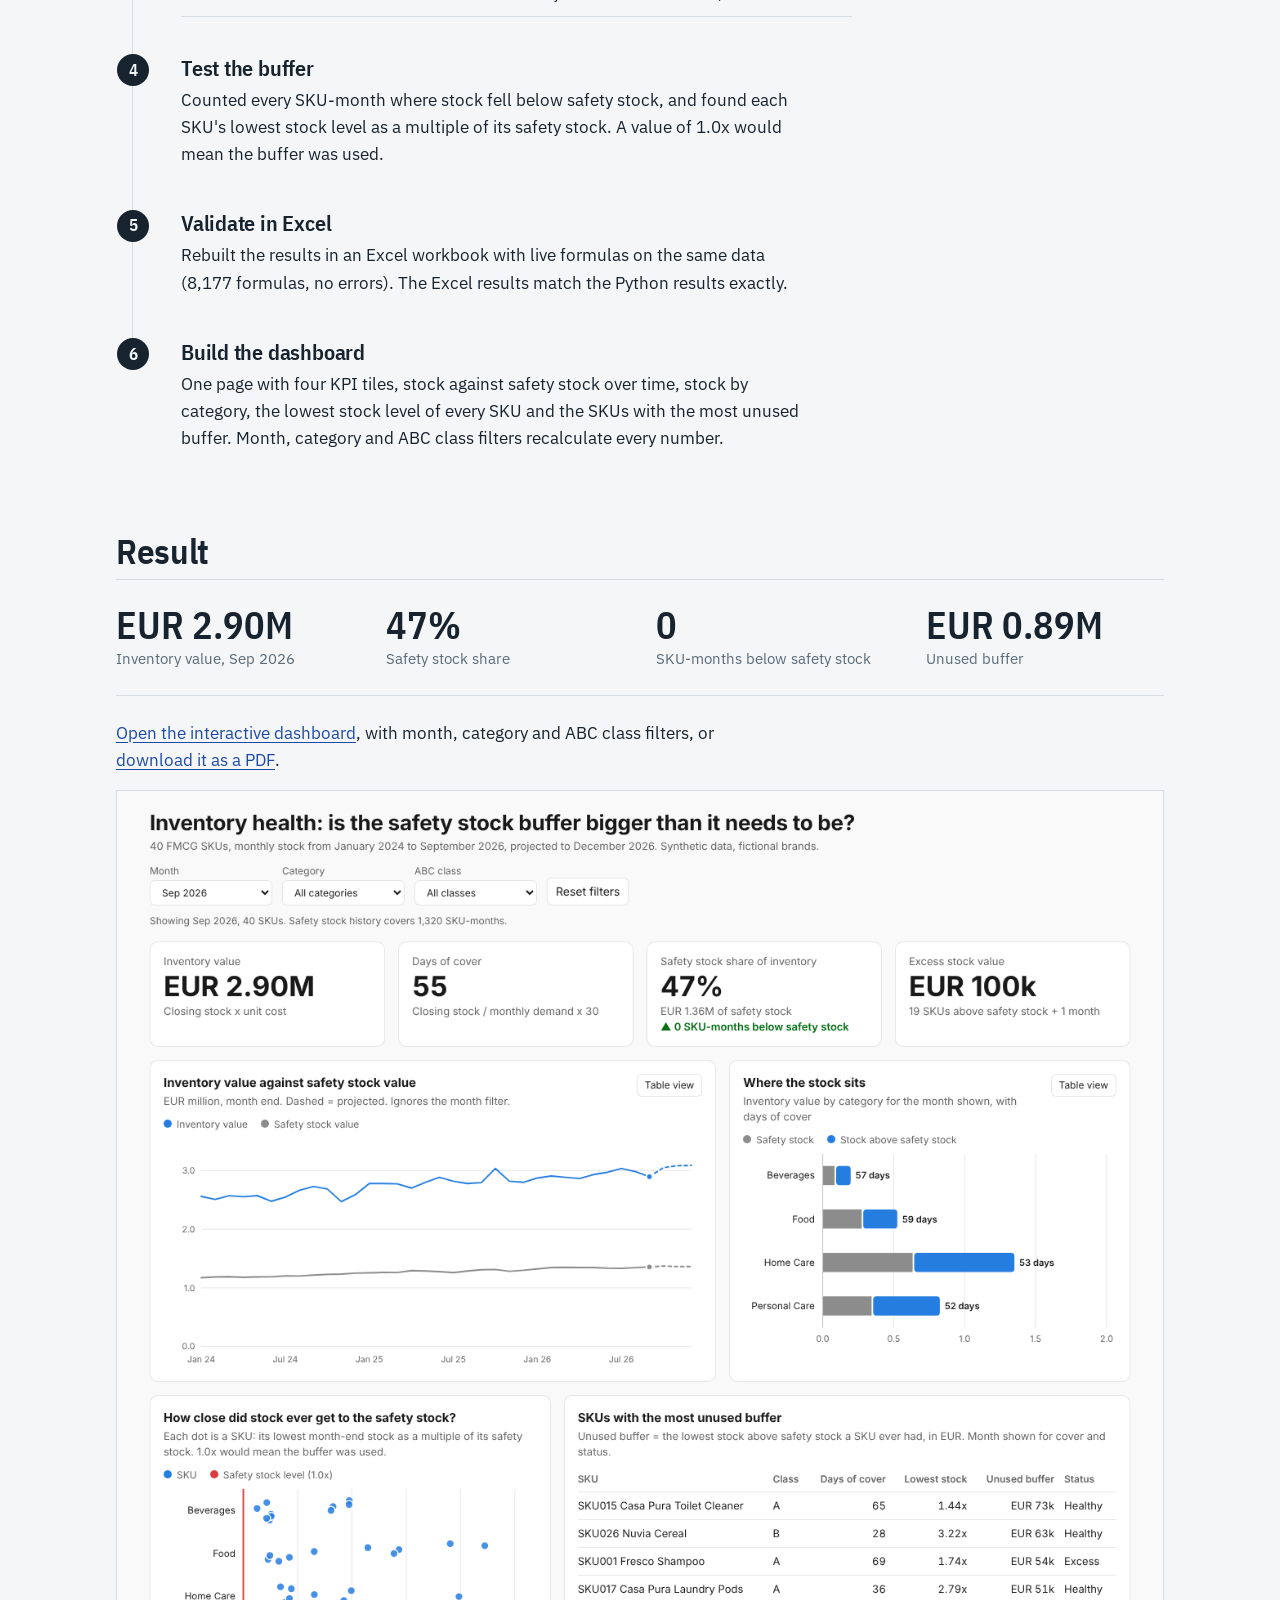
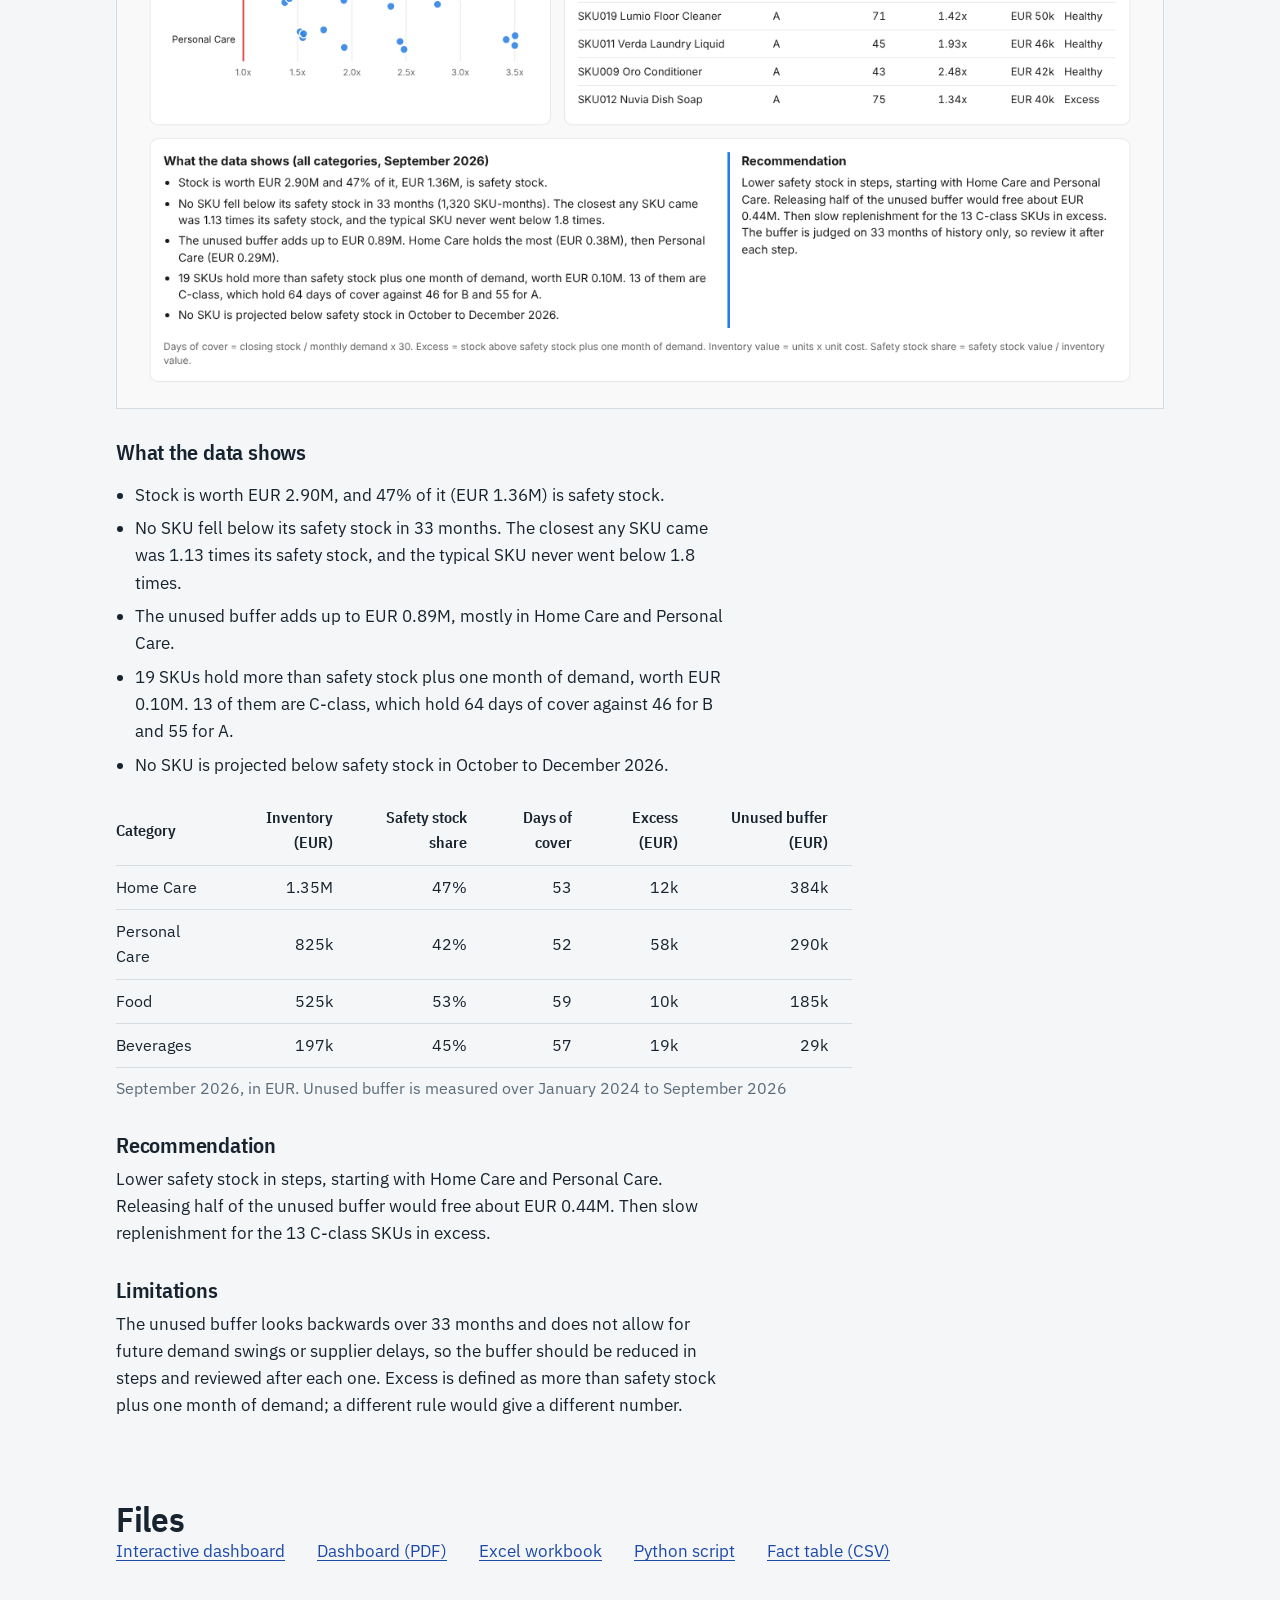
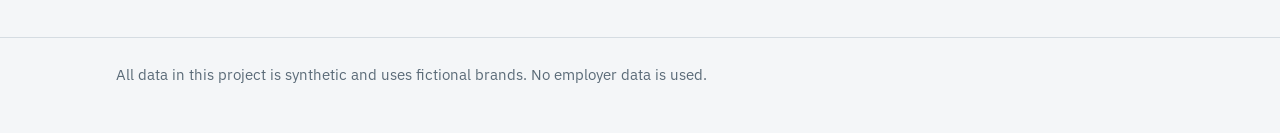
<file: project3/index.html>
<!doctype html>
<html lang="en">
<head>
<meta charset="utf-8">
<meta name="viewport" content="width=device-width, initial-scale=1">
<title>Inventory health - Sudarshan Lakshmi Narayanan</title>
<meta name="description" content="Inventory health for an FMCG portfolio: stock value, days of cover, safety stock and excess stock across 40 SKUs.">
<link rel="preconnect" href="https://fonts.googleapis.com">
<link rel="preconnect" href="https://fonts.gstatic.com" crossorigin>
<link href="https://fonts.googleapis.com/css2?family=IBM+Plex+Sans+Condensed:wght@500;600&family=IBM+Plex+Sans:wght@400;500;600&display=swap" rel="stylesheet">
<link rel="stylesheet" href="../style.css">
</head>
<body>
<a class="skip" href="#main">Skip to content</a>

<header class="site-head">
  <div class="wrap">
    <a class="brand" href="../">Sudarshan Lakshmi Narayanan</a>
    <nav aria-label="Main">
      <a href="../#projects">Projects</a>
      <a href="../#about">About</a>
      <a href="../#contact">Contact</a>
    </nav>
  </div>
</header>

<main id="main">
  <div class="wrap">
    <p class="crumb"><a href="../#projects">All projects</a></p>

    <div class="page-head">
      <h1>Inventory health</h1>
      <p class="lead">Where is stock tied up, and is the safety stock buffer bigger than it needs to be? An FMCG case study with synthetic data.</p>
      <dl class="facts" style="margin-top:1.25rem">
        <dt>Tools</dt><dd>Python (pandas), Excel, interactive dashboard built with Claude</dd>
        <dt>Data</dt><dd>40 SKUs, monthly stock and demand, 2024 to 2026. Synthetic, fictional brands.</dd>
      </dl>
    </div>

    <section id="problem">
      <h2>Problem statement</h2>
      <p>A fictional FMCG company holds stock so that shelves never run empty. Stock also ties up cash, and half of it is a safety stock buffer that is only meant for emergencies. Finance asks whether that buffer is the right size, or whether cash is sitting idle.</p>
      <p>The questions to answer:</p>
      <ol class="plain">
        <li>How much stock do we hold, and how many days of demand does it cover?</li>
        <li>How much of it is safety stock, and has that buffer ever been used?</li>
        <li>Which products hold more stock than they need?</li>
      </ol>
    </section>

    <section id="approach">
      <h2>Our approach</h2>
      <ol class="steps">
        <li>
          <h3>Load the data</h3>
          <p>Read <code>inventory_supply_monthly.csv</code> (1,800 rows: one per SKU and month, April 2023 to December 2026) and the product master <code>products.csv</code>, which adds unit cost and ABC class. Each row holds demand, month-end stock and the safety stock level.</p>
        </li>
        <li>
          <h3>Clean and check</h3>
          <p>Checked for duplicate rows, missing values, negative stock and SKUs missing from the product master: none found. The only lost sales are 31 rows in April and May 2023, when stock was still being built up, so the analysis starts in January 2024. The three projected months, October to December 2026, are kept only for a forward look. That leaves 1,320 actual SKU-months, September 2026 being the latest.</p>
        </li>
        <li>
          <h3>Create the KPIs</h3>
          <p>Calculated for every SKU and month, in Python:</p>
          <table>
            <thead><tr><th>KPI</th><th>How it is calculated</th></tr></thead>
            <tbody>
              <tr><td>Inventory value</td><td>Closing units x unit cost</td></tr>
              <tr><td>Days of cover</td><td>Closing units / monthly demand x 30</td></tr>
              <tr><td>Safety stock share</td><td>Safety stock value / inventory value</td></tr>
              <tr><td>Excess stock</td><td>Units above safety stock plus one month of demand</td></tr>
              <tr><td>Unused buffer</td><td>The lowest stock above safety stock a SKU ever had, x unit cost</td></tr>
            </tbody>
          </table>
        </li>
        <li>
          <h3>Test the buffer</h3>
          <p>Counted every SKU-month where stock fell below safety stock, and found each SKU's lowest stock level as a multiple of its safety stock. A value of 1.0x would mean the buffer was used.</p>
        </li>
        <li>
          <h3>Validate in Excel</h3>
          <p>Rebuilt the results in an Excel workbook with live formulas on the same data (8,177 formulas, no errors). The Excel results match the Python results exactly.</p>
        </li>
        <li>
          <h3>Build the dashboard</h3>
          <p>One page with four KPI tiles, stock against safety stock over time, stock by category, the lowest stock level of every SKU and the SKUs with the most unused buffer. Month, category and ABC class filters recalculate every number.</p>
        </li>
      </ol>
    </section>

    <section id="result">
      <h2>Result</h2>
      <dl class="kpis">
        <div><dt>Inventory value, Sep 2026</dt><dd>EUR 2.90M</dd></div>
        <div><dt>Safety stock share</dt><dd>47%</dd></div>
        <div><dt>SKU-months below safety stock</dt><dd>0</dd></div>
        <div><dt>Unused buffer</dt><dd>EUR 0.89M</dd></div>
      </dl>

      <div class="dash">
        <p><a href="inventory_health_dashboard.html">Open the interactive dashboard</a>, with month, category and ABC class filters, or <a href="inventory_health_dashboard.pdf">download it as a PDF</a>.</p>
        <a href="inventory_health_dashboard.html"><img src="dashboard_preview.png" alt="Inventory health dashboard: four KPI tiles, inventory against safety stock over time, stock by category, a dot plot of each SKU's lowest stock level and the SKUs with the most unused buffer." width="1280" height="1489"></a>
      </div>

      <div class="prose">
        <h3>What the data shows</h3>
        <ul>
          <li>Stock is worth EUR 2.90M, and 47% of it (EUR 1.36M) is safety stock.</li>
          <li>No SKU fell below its safety stock in 33 months. The closest any SKU came was 1.13 times its safety stock, and the typical SKU never went below 1.8 times.</li>
          <li>The unused buffer adds up to EUR 0.89M, mostly in Home Care and Personal Care.</li>
          <li>19 SKUs hold more than safety stock plus one month of demand, worth EUR 0.10M. 13 of them are C-class, which hold 64 days of cover against 46 for B and 55 for A.</li>
          <li>No SKU is projected below safety stock in October to December 2026.</li>
        </ul>

        <table>
          <caption class="muted" style="text-align:left;caption-side:bottom;padding-top:0.5rem">September 2026, in EUR. Unused buffer is measured over January 2024 to September 2026</caption>
          <thead><tr><th>Category</th><th class="n">Inventory (EUR)</th><th class="n">Safety stock share</th><th class="n">Days of cover</th><th class="n">Excess (EUR)</th><th class="n">Unused buffer (EUR)</th></tr></thead>
          <tbody>
            <tr><td>Home Care</td><td class="n">1.35M</td><td class="n">47%</td><td class="n">53</td><td class="n">12k</td><td class="n">384k</td></tr>
            <tr><td>Personal Care</td><td class="n">825k</td><td class="n">42%</td><td class="n">52</td><td class="n">58k</td><td class="n">290k</td></tr>
            <tr><td>Food</td><td class="n">525k</td><td class="n">53%</td><td class="n">59</td><td class="n">10k</td><td class="n">185k</td></tr>
            <tr><td>Beverages</td><td class="n">197k</td><td class="n">45%</td><td class="n">57</td><td class="n">19k</td><td class="n">29k</td></tr>
          </tbody>
        </table>

        <h3>Recommendation</h3>
        <p>Lower safety stock in steps, starting with Home Care and Personal Care. Releasing half of the unused buffer would free about EUR 0.44M. Then slow replenishment for the 13 C-class SKUs in excess.</p>

        <h3>Limitations</h3>
        <p>The unused buffer looks backwards over 33 months and does not allow for future demand swings or supplier delays, so the buffer should be reduced in steps and reviewed after each one. Excess is defined as more than safety stock plus one month of demand; a different rule would give a different number.</p>
      </div>
    </section>

    <section id="files">
      <h2>Files</h2>
      <ul class="links">
        <li><a href="inventory_health_dashboard.html">Interactive dashboard</a></li>
        <li><a href="inventory_health_dashboard.pdf">Dashboard (PDF)</a></li>
        <li><a href="inventory_health_workbook.xlsx">Excel workbook</a></li>
        <li><a href="inventory_health.py">Python script</a></li>
        <li><a href="fact_inventory_health.csv">Fact table (CSV)</a></li>
      </ul>
    </section>
  </div>
</main>

<footer>
  <div class="wrap">All data in this project is synthetic and uses fictional brands. No employer data is used.</div>
</footer>
</body>
</html>
</file>
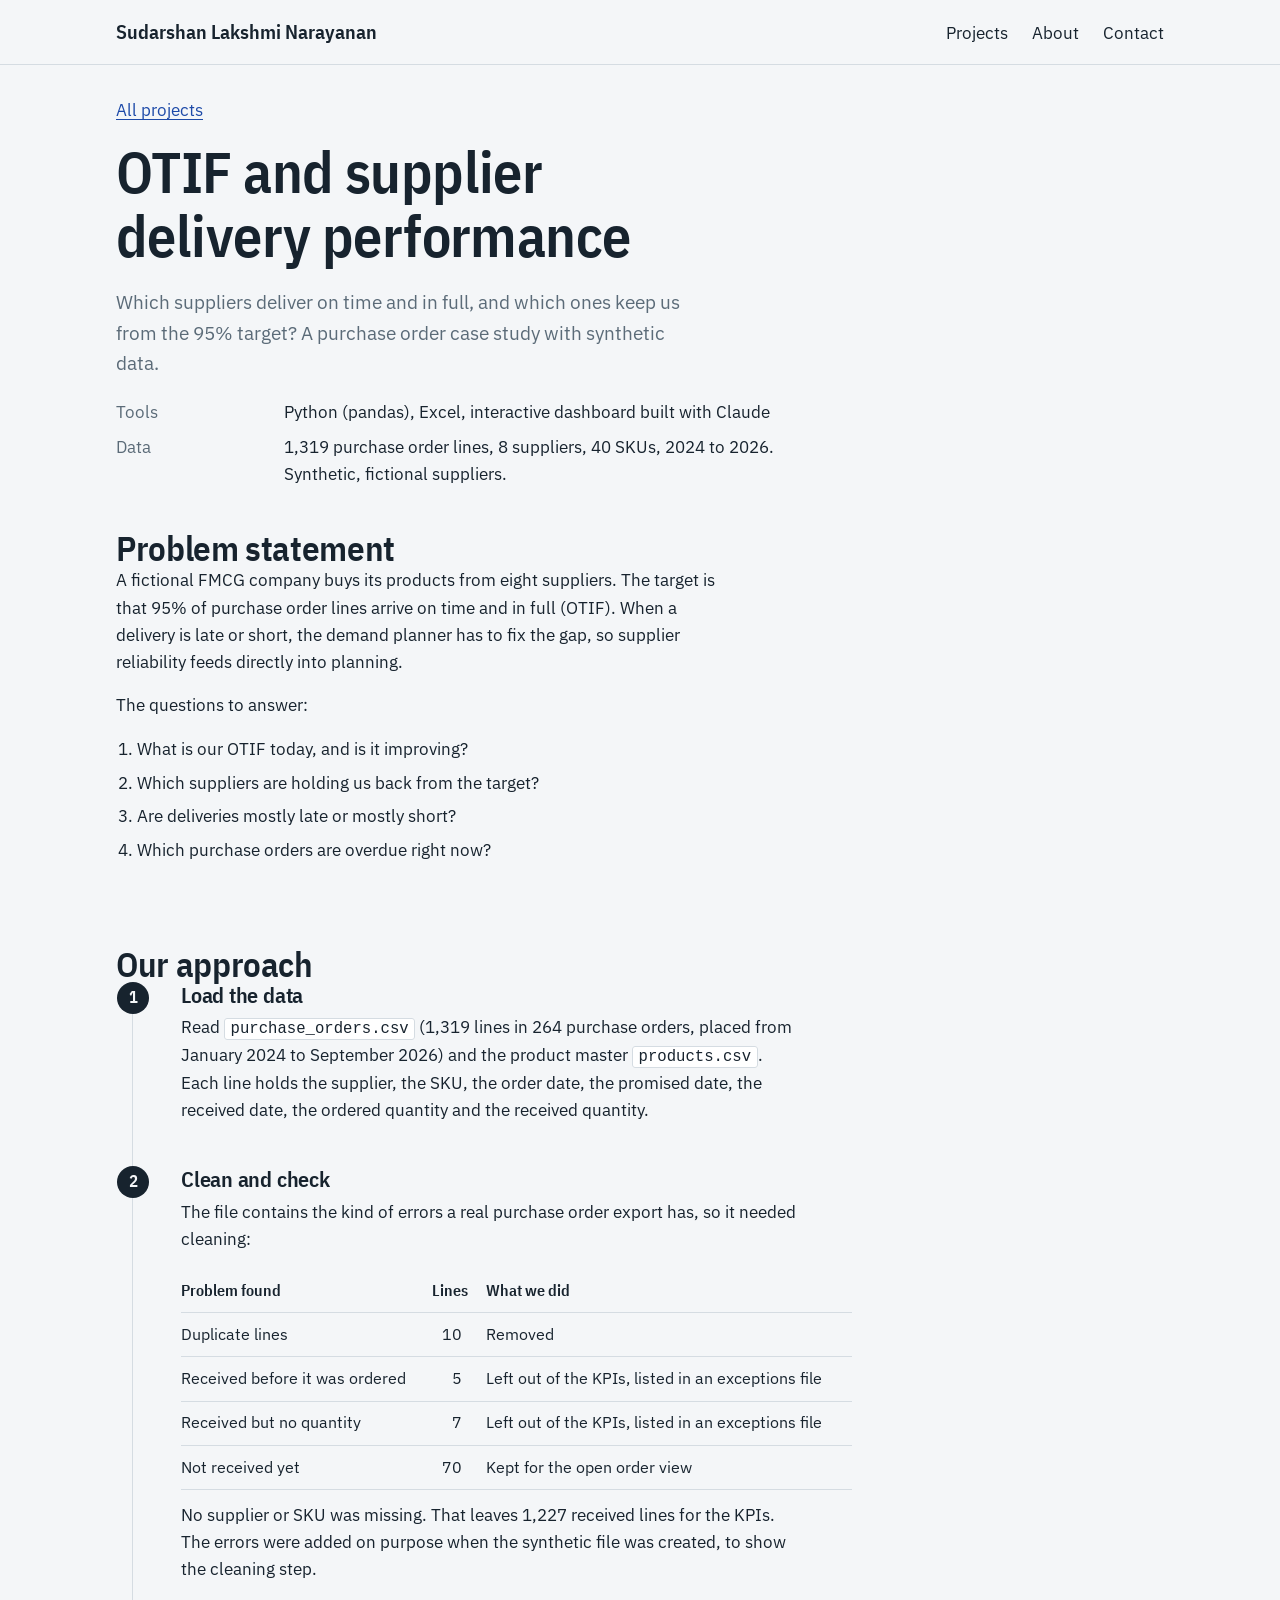
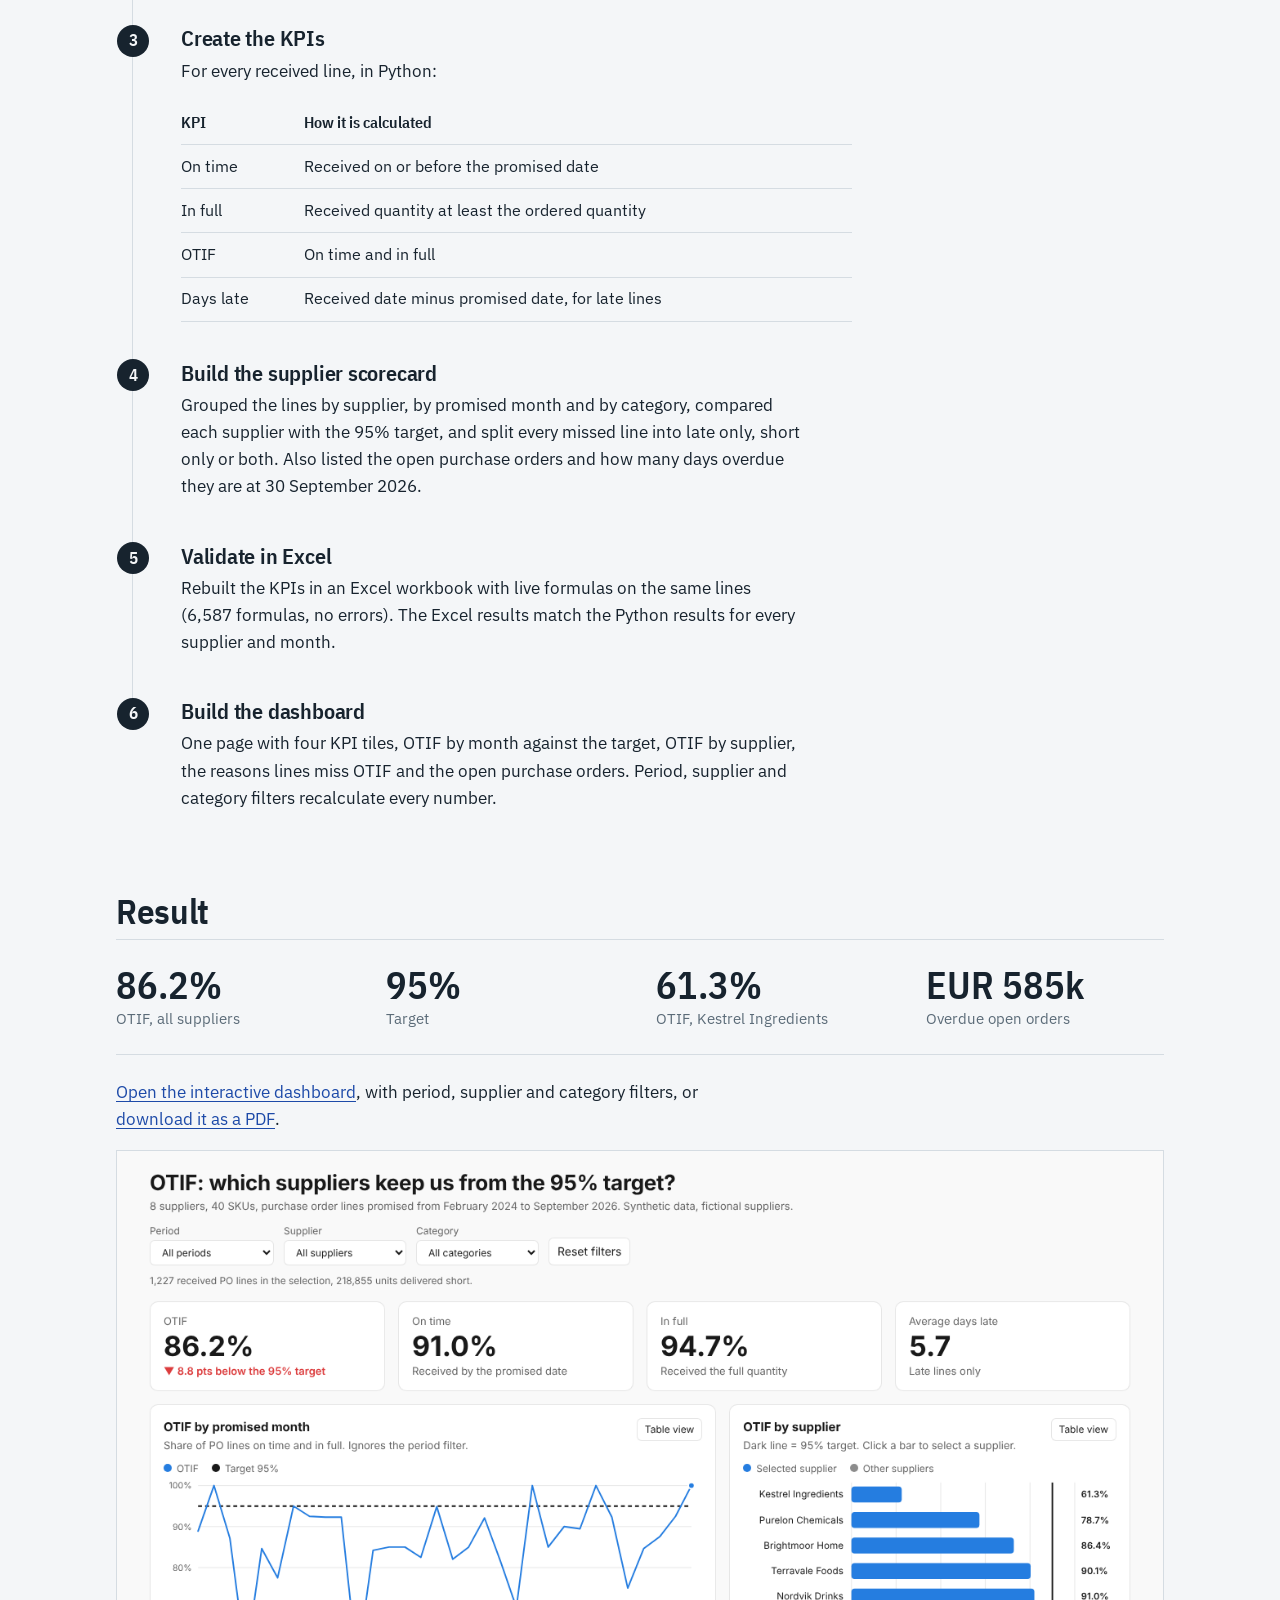
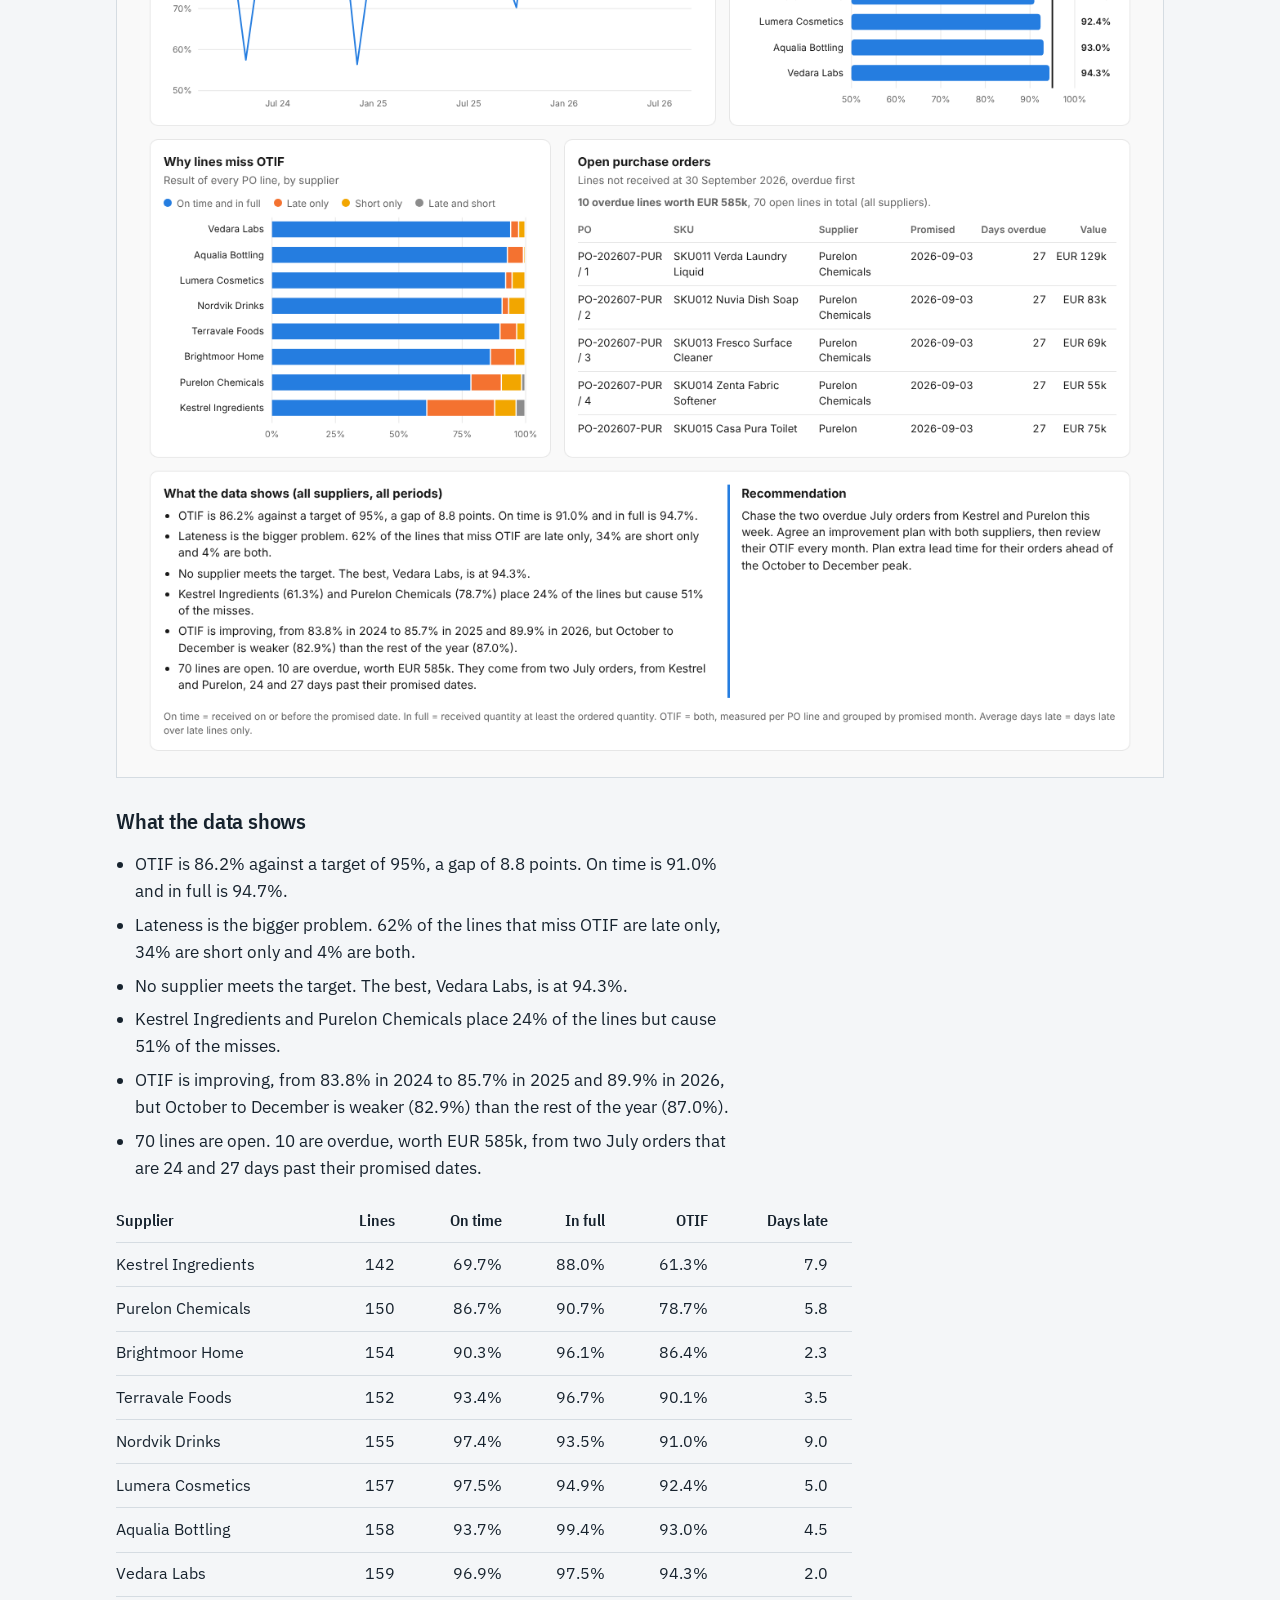
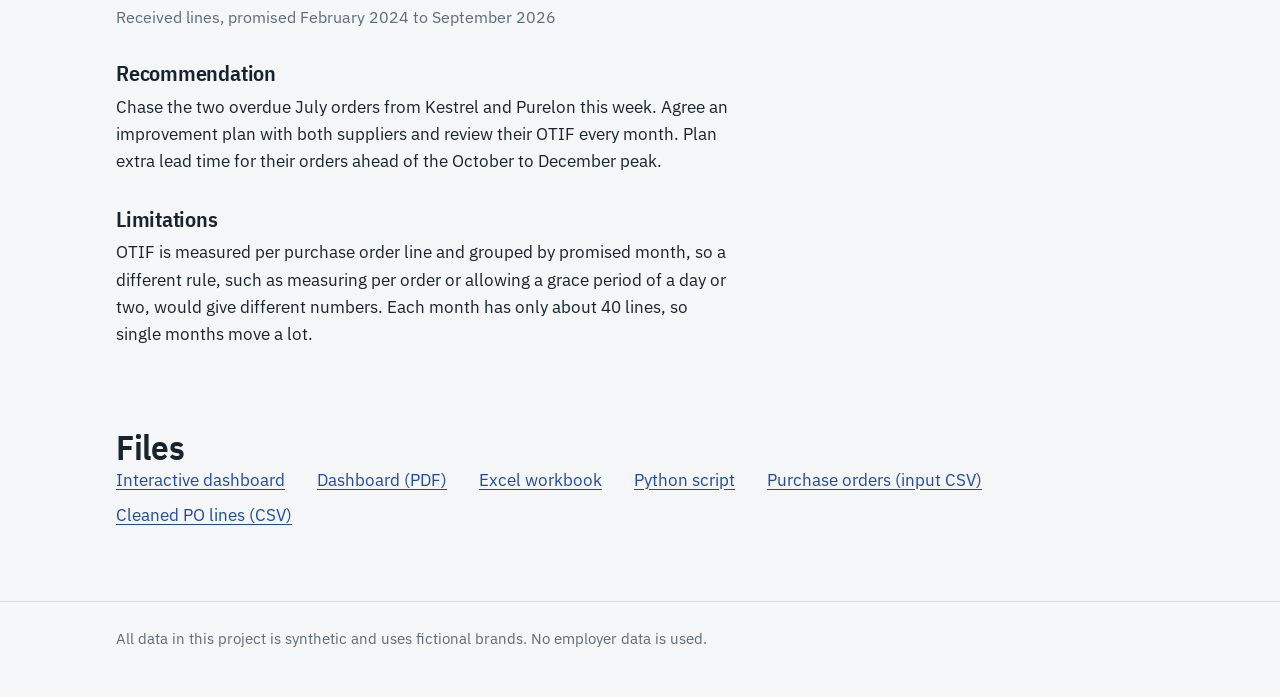
<file: project4/index.html>
<!doctype html>
<html lang="en">
<head>
<meta charset="utf-8">
<meta name="viewport" content="width=device-width, initial-scale=1">
<title>OTIF and supplier performance - Sudarshan Lakshmi Narayanan</title>
<meta name="description" content="OTIF and supplier delivery performance for an FMCG portfolio: on-time, in-full and overdue purchase orders across 8 suppliers.">
<link rel="preconnect" href="https://fonts.googleapis.com">
<link rel="preconnect" href="https://fonts.gstatic.com" crossorigin>
<link href="https://fonts.googleapis.com/css2?family=IBM+Plex+Sans+Condensed:wght@500;600&family=IBM+Plex+Sans:wght@400;500;600&display=swap" rel="stylesheet">
<link rel="stylesheet" href="../style.css">
</head>
<body>
<a class="skip" href="#main">Skip to content</a>

<header class="site-head">
  <div class="wrap">
    <a class="brand" href="../">Sudarshan Lakshmi Narayanan</a>
    <nav aria-label="Main">
      <a href="../#projects">Projects</a>
      <a href="../#about">About</a>
      <a href="../#contact">Contact</a>
    </nav>
  </div>
</header>

<main id="main">
  <div class="wrap">
    <p class="crumb"><a href="../#projects">All projects</a></p>

    <div class="page-head">
      <h1>OTIF and supplier delivery performance</h1>
      <p class="lead">Which suppliers deliver on time and in full, and which ones keep us from the 95% target? A purchase order case study with synthetic data.</p>
      <dl class="facts" style="margin-top:1.25rem">
        <dt>Tools</dt><dd>Python (pandas), Excel, interactive dashboard built with Claude</dd>
        <dt>Data</dt><dd>1,319 purchase order lines, 8 suppliers, 40 SKUs, 2024 to 2026. Synthetic, fictional suppliers.</dd>
      </dl>
    </div>

    <section id="problem">
      <h2>Problem statement</h2>
      <p>A fictional FMCG company buys its products from eight suppliers. The target is that 95% of purchase order lines arrive on time and in full (OTIF). When a delivery is late or short, the demand planner has to fix the gap, so supplier reliability feeds directly into planning.</p>
      <p>The questions to answer:</p>
      <ol class="plain">
        <li>What is our OTIF today, and is it improving?</li>
        <li>Which suppliers are holding us back from the target?</li>
        <li>Are deliveries mostly late or mostly short?</li>
        <li>Which purchase orders are overdue right now?</li>
      </ol>
    </section>

    <section id="approach">
      <h2>Our approach</h2>
      <ol class="steps">
        <li>
          <h3>Load the data</h3>
          <p>Read <code>purchase_orders.csv</code> (1,319 lines in 264 purchase orders, placed from January 2024 to September 2026) and the product master <code>products.csv</code>. Each line holds the supplier, the SKU, the order date, the promised date, the received date, the ordered quantity and the received quantity.</p>
        </li>
        <li>
          <h3>Clean and check</h3>
          <p>The file contains the kind of errors a real purchase order export has, so it needed cleaning:</p>
          <table>
            <thead><tr><th>Problem found</th><th>Lines</th><th>What we did</th></tr></thead>
            <tbody>
              <tr><td>Duplicate lines</td><td class="n">10</td><td>Removed</td></tr>
              <tr><td>Received before it was ordered</td><td class="n">5</td><td>Left out of the KPIs, listed in an exceptions file</td></tr>
              <tr><td>Received but no quantity</td><td class="n">7</td><td>Left out of the KPIs, listed in an exceptions file</td></tr>
              <tr><td>Not received yet</td><td class="n">70</td><td>Kept for the open order view</td></tr>
            </tbody>
          </table>
          <p>No supplier or SKU was missing. That leaves 1,227 received lines for the KPIs. The errors were added on purpose when the synthetic file was created, to show the cleaning step.</p>
        </li>
        <li>
          <h3>Create the KPIs</h3>
          <p>For every received line, in Python:</p>
          <table>
            <thead><tr><th>KPI</th><th>How it is calculated</th></tr></thead>
            <tbody>
              <tr><td>On time</td><td>Received on or before the promised date</td></tr>
              <tr><td>In full</td><td>Received quantity at least the ordered quantity</td></tr>
              <tr><td>OTIF</td><td>On time and in full</td></tr>
              <tr><td>Days late</td><td>Received date minus promised date, for late lines</td></tr>
            </tbody>
          </table>
        </li>
        <li>
          <h3>Build the supplier scorecard</h3>
          <p>Grouped the lines by supplier, by promised month and by category, compared each supplier with the 95% target, and split every missed line into late only, short only or both. Also listed the open purchase orders and how many days overdue they are at 30 September 2026.</p>
        </li>
        <li>
          <h3>Validate in Excel</h3>
          <p>Rebuilt the KPIs in an Excel workbook with live formulas on the same lines (6,587 formulas, no errors). The Excel results match the Python results for every supplier and month.</p>
        </li>
        <li>
          <h3>Build the dashboard</h3>
          <p>One page with four KPI tiles, OTIF by month against the target, OTIF by supplier, the reasons lines miss OTIF and the open purchase orders. Period, supplier and category filters recalculate every number.</p>
        </li>
      </ol>
    </section>

    <section id="result">
      <h2>Result</h2>
      <dl class="kpis">
        <div><dt>OTIF, all suppliers</dt><dd>86.2%</dd></div>
        <div><dt>Target</dt><dd>95%</dd></div>
        <div><dt>OTIF, Kestrel Ingredients</dt><dd>61.3%</dd></div>
        <div><dt>Overdue open orders</dt><dd>EUR 585k</dd></div>
      </dl>

      <div class="dash">
        <p><a href="otif_dashboard.html">Open the interactive dashboard</a>, with period, supplier and category filters, or <a href="otif_dashboard.pdf">download it as a PDF</a>.</p>
        <a href="otif_dashboard.html"><img src="dashboard_preview.png" alt="OTIF dashboard: four KPI tiles, OTIF by month against the 95 percent target, OTIF by supplier, reasons lines miss OTIF and the open purchase orders." width="1280" height="1501"></a>
      </div>

      <div class="prose">
        <h3>What the data shows</h3>
        <ul>
          <li>OTIF is 86.2% against a target of 95%, a gap of 8.8 points. On time is 91.0% and in full is 94.7%.</li>
          <li>Lateness is the bigger problem. 62% of the lines that miss OTIF are late only, 34% are short only and 4% are both.</li>
          <li>No supplier meets the target. The best, Vedara Labs, is at 94.3%.</li>
          <li>Kestrel Ingredients and Purelon Chemicals place 24% of the lines but cause 51% of the misses.</li>
          <li>OTIF is improving, from 83.8% in 2024 to 85.7% in 2025 and 89.9% in 2026, but October to December is weaker (82.9%) than the rest of the year (87.0%).</li>
          <li>70 lines are open. 10 are overdue, worth EUR 585k, from two July orders that are 24 and 27 days past their promised dates.</li>
        </ul>

        <table>
          <caption class="muted" style="text-align:left;caption-side:bottom;padding-top:0.5rem">Received lines, promised February 2024 to September 2026</caption>
          <thead><tr><th>Supplier</th><th class="n">Lines</th><th class="n">On time</th><th class="n">In full</th><th class="n">OTIF</th><th class="n">Days late</th></tr></thead>
          <tbody>
            <tr><td>Kestrel Ingredients</td><td class="n">142</td><td class="n">69.7%</td><td class="n">88.0%</td><td class="n">61.3%</td><td class="n">7.9</td></tr>
            <tr><td>Purelon Chemicals</td><td class="n">150</td><td class="n">86.7%</td><td class="n">90.7%</td><td class="n">78.7%</td><td class="n">5.8</td></tr>
            <tr><td>Brightmoor Home</td><td class="n">154</td><td class="n">90.3%</td><td class="n">96.1%</td><td class="n">86.4%</td><td class="n">2.3</td></tr>
            <tr><td>Terravale Foods</td><td class="n">152</td><td class="n">93.4%</td><td class="n">96.7%</td><td class="n">90.1%</td><td class="n">3.5</td></tr>
            <tr><td>Nordvik Drinks</td><td class="n">155</td><td class="n">97.4%</td><td class="n">93.5%</td><td class="n">91.0%</td><td class="n">9.0</td></tr>
            <tr><td>Lumera Cosmetics</td><td class="n">157</td><td class="n">97.5%</td><td class="n">94.9%</td><td class="n">92.4%</td><td class="n">5.0</td></tr>
            <tr><td>Aqualia Bottling</td><td class="n">158</td><td class="n">93.7%</td><td class="n">99.4%</td><td class="n">93.0%</td><td class="n">4.5</td></tr>
            <tr><td>Vedara Labs</td><td class="n">159</td><td class="n">96.9%</td><td class="n">97.5%</td><td class="n">94.3%</td><td class="n">2.0</td></tr>
          </tbody>
        </table>

        <h3>Recommendation</h3>
        <p>Chase the two overdue July orders from Kestrel and Purelon this week. Agree an improvement plan with both suppliers and review their OTIF every month. Plan extra lead time for their orders ahead of the October to December peak.</p>

        <h3>Limitations</h3>
        <p>OTIF is measured per purchase order line and grouped by promised month, so a different rule, such as measuring per order or allowing a grace period of a day or two, would give different numbers. Each month has only about 40 lines, so single months move a lot.</p>
      </div>
    </section>

    <section id="files">
      <h2>Files</h2>
      <ul class="links">
        <li><a href="otif_dashboard.html">Interactive dashboard</a></li>
        <li><a href="otif_dashboard.pdf">Dashboard (PDF)</a></li>
        <li><a href="otif_workbook.xlsx">Excel workbook</a></li>
        <li><a href="otif_analysis.py">Python script</a></li>
        <li><a href="purchase_orders.csv">Purchase orders (input CSV)</a></li>
        <li><a href="fact_po_lines.csv">Cleaned PO lines (CSV)</a></li>
      </ul>
    </section>
  </div>
</main>

<footer>
  <div class="wrap">All data in this project is synthetic and uses fictional brands. No employer data is used.</div>
</footer>
</body>
</html>
</file>
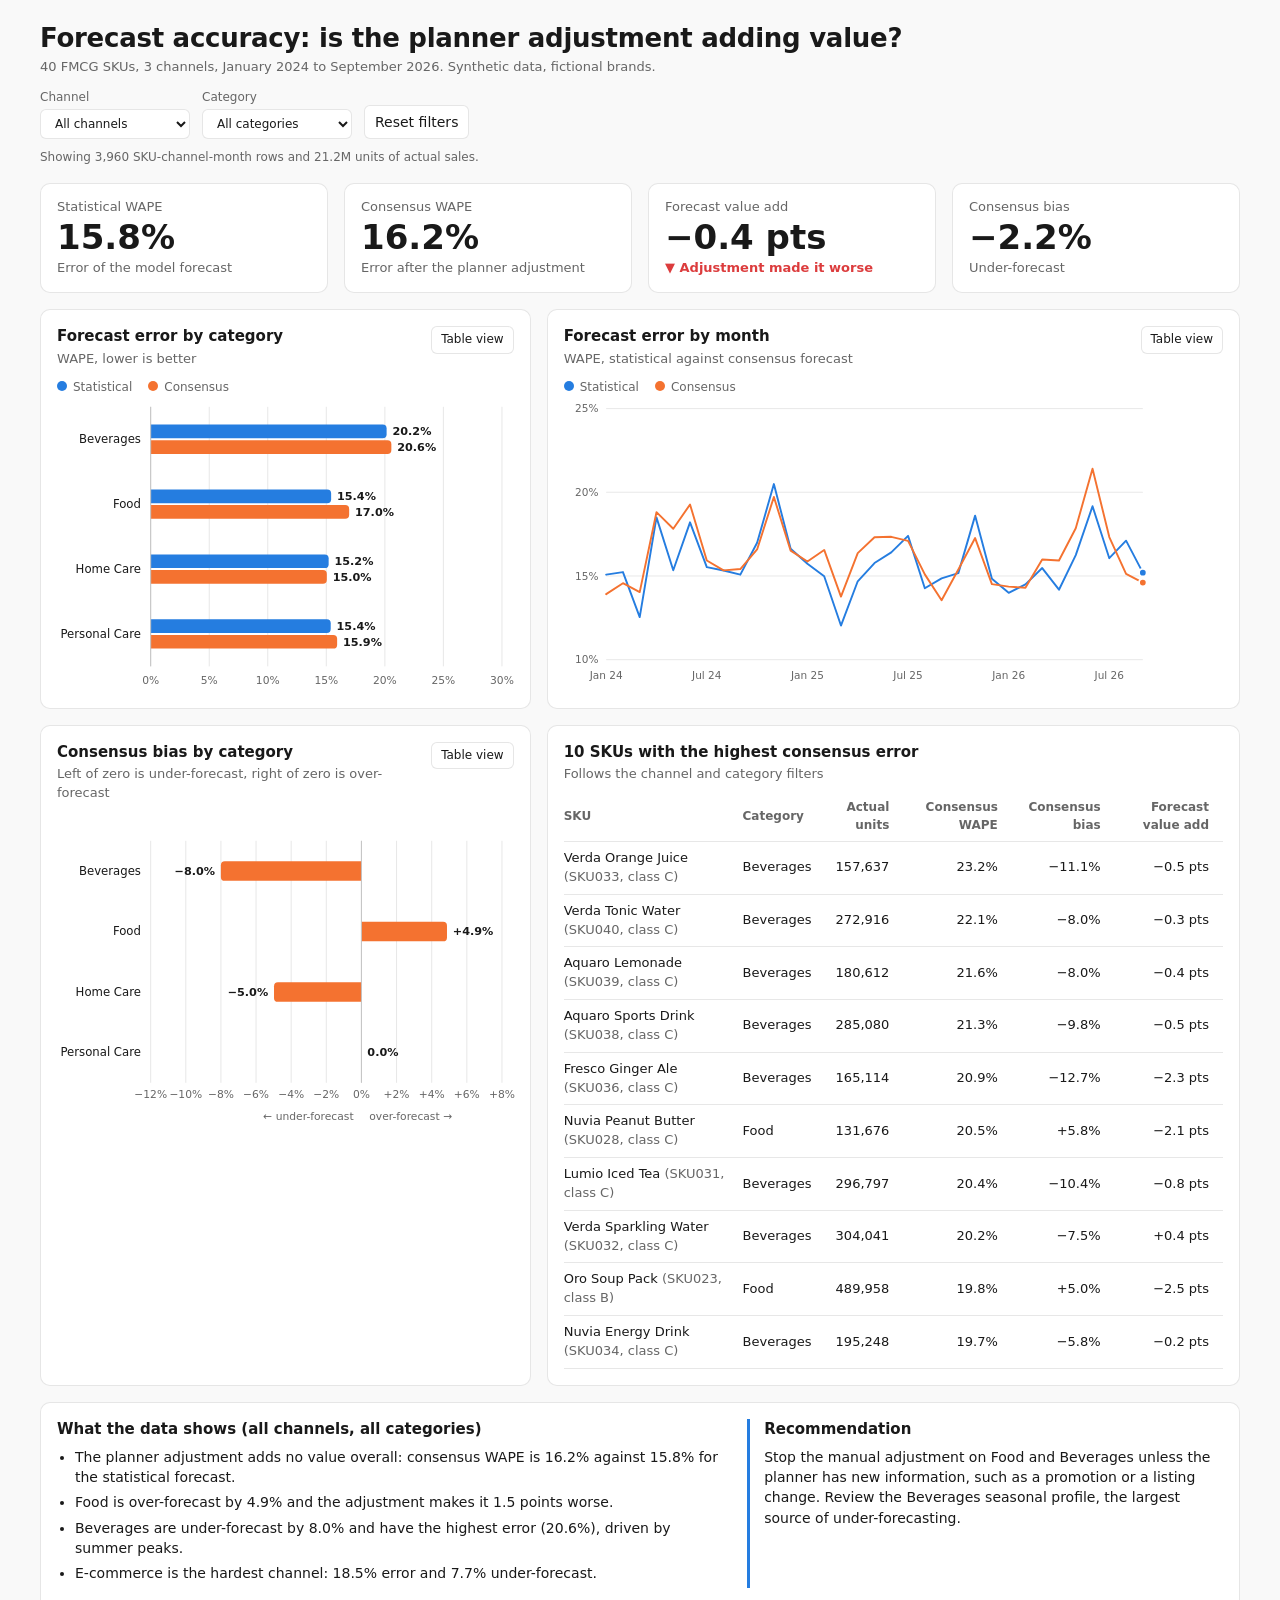
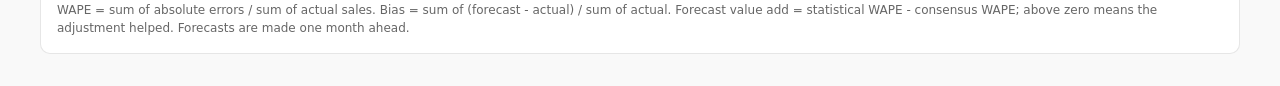
<file: project1/forecast_accuracy_dashboard.html>
<!doctype html>
<html lang="en">
<head>
<meta charset="utf-8">
<meta name="viewport" content="width=device-width, initial-scale=1">
<title>Forecast accuracy dashboard</title>
<style>
:root {
  color-scheme: light;
  --page: #f9f9f9; --surface: #ffffff; --ink: #191919; --ink2: #666666;
  --grid: #e7e7e7; --axis: #c2c2c2; --border: rgba(11,11,11,0.10); --wash: rgba(11,11,11,0.05);
  --s1: #257de0; --s2: #f47230; --good: #006c10; --bad: #dc3c3d;
}
@media (prefers-color-scheme: dark) {
  :root:where(:not([data-theme="light"])) {
    color-scheme: dark;
    --page: #0b0b0b; --surface: #191919; --ink: #efefef; --ink2: #9c9c9c;
    --grid: #303030; --axis: #474747; --border: rgba(255,255,255,0.10); --wash: rgba(255,255,255,0.07);
    --s1: #338ced; --s2: #e76624; --good: #53c556; --bad: #eb6263;
  }
}
* { box-sizing: border-box; }
body { margin: 0; background: var(--page); color: var(--ink); font: 14px/1.45 system-ui, -apple-system, "Segoe UI", sans-serif; }
.wrap { max-width: 1240px; margin: 0 auto; padding: 24px 20px 32px; }
h1 { font-size: 26px; line-height: 1.15; margin: 0 0 4px; font-weight: 650; letter-spacing: -0.01em; }
h2 { font-size: 15px; margin: 0; font-weight: 650; }
.sub { color: var(--ink2); margin: 2px 0 0; font-size: 13px; }
.top { display: flex; flex-wrap: wrap; gap: 12px 24px; justify-content: space-between; align-items: flex-end; }
.filters { display: flex; flex-wrap: wrap; gap: 12px; align-items: flex-end; }
.filters label { display: flex; flex-direction: column; gap: 3px; font-size: 12px; color: var(--ink2); }
select, button { font: inherit; color: var(--ink); background: var(--surface); border: 1px solid var(--border); border-radius: 6px; padding: 6px 10px; }
select { min-width: 150px; }
button { cursor: pointer; }
button:hover, select:hover { background: var(--wash); }
:focus-visible { outline: 3px solid var(--s1); outline-offset: 2px; }
.count { color: var(--ink2); font-size: 12px; margin: 10px 0 0; }

.kpis { display: grid; grid-template-columns: repeat(4, 1fr); gap: 16px; margin: 16px 0; }
.tile { background: var(--surface); border: 1px solid var(--border); border-radius: 10px; padding: 14px 16px; }
.tile .lab { color: var(--ink2); font-size: 13px; }
.tile .val { font-size: 34px; line-height: 1.15; font-weight: 650; margin: 2px 0; }
.tile .note { font-size: 13px; color: var(--ink2); }
.tile .note .up { color: var(--good); font-weight: 600; }
.tile .note .down { color: var(--bad); font-weight: 600; }

.grid { display: grid; grid-template-columns: repeat(12, 1fr); gap: 16px; }
.card { background: var(--surface); border: 1px solid var(--border); border-radius: 10px; padding: 16px; min-width: 0; }
.card header { display: flex; justify-content: space-between; gap: 12px; align-items: flex-start; }
.span5 { grid-column: span 5; } .span7 { grid-column: span 7; } .span12 { grid-column: span 12; }
.legend { display: flex; gap: 16px; margin: 10px 0 2px; color: var(--ink2); font-size: 12px; min-height: 18px; }
.legend i { display: inline-block; width: 10px; height: 10px; border-radius: 50%; margin-right: 6px; }
.body svg { display: block; width: 100%; height: auto; overflow: visible; }
.tick { fill: var(--ink2); font-size: 11px; }
.rowlab { fill: var(--ink); font-size: 12px; }
.val { }
svg .vlab { fill: var(--ink); font-size: 11.5px; font-weight: 600; }
.gl { stroke: var(--grid); stroke-width: 1; }
.ax { stroke: var(--axis); stroke-width: 1; }
.toggle { font-size: 12px; padding: 4px 9px; white-space: nowrap; }

table { border-collapse: collapse; width: 100%; font-size: 13px; }
th, td { text-align: left; padding: 7px 10px 7px 0; border-bottom: 1px solid var(--grid); }
th { font-weight: 600; color: var(--ink2); font-size: 12px; }
td.n, th.n { text-align: right; font-variant-numeric: tabular-nums; padding-right: 14px; }
.scroll { max-height: 290px; overflow: auto; }

.findings { display: grid; grid-template-columns: 1.4fr 1fr; gap: 24px; }
.findings ul { margin: 6px 0 0; padding-left: 18px; }
.findings li { margin-bottom: 5px; }
.reco { border-left: 3px solid var(--s1); padding-left: 14px; }
.foot { color: var(--ink2); font-size: 12px; margin: 14px 0 0; }

#tip { position: fixed; z-index: 10; background: var(--surface); border: 1px solid var(--border); border-radius: 8px; padding: 8px 10px; font-size: 12px; line-height: 1.5; box-shadow: 0 4px 14px rgba(0,0,0,0.14); pointer-events: none; }
#tip[hidden] { display: none; }

@media (max-width: 900px) {
  .kpis { grid-template-columns: repeat(2, 1fr); }
  .span5, .span7 { grid-column: span 12; }
  .findings { grid-template-columns: 1fr; }
  .tile .val { font-size: 28px; }
  h1 { font-size: 22px; }
}
#card-sku .body, .scroll { overflow-x: auto; }
#card-sku table { min-width: 600px; }
body.pdf .toggle, body.pdf #reset { display: none; }
body.pdf .scroll { max-height: none; overflow: visible; }
</style>
</head>
<body>
<div class="wrap">
  <div class="top">
    <div>
      <h1>Forecast accuracy: is the planner adjustment adding value?</h1>
      <p class="sub">40 FMCG SKUs, 3 channels, January 2024 to September 2026. Synthetic data, fictional brands.</p>
    </div>
    <div class="filters">
      <label>Channel <select id="f-ch"></select></label>
      <label>Category <select id="f-cat"></select></label>
      <button id="reset" type="button">Reset filters</button>
    </div>
  </div>
  <p class="count" id="count"></p>

  <div class="kpis" id="kpis"></div>

  <div class="grid">
    <section class="card span5" id="card-cat">
      <header><div><h2>Forecast error by category</h2><p class="sub">WAPE, lower is better</p></div><button class="toggle" type="button" aria-pressed="false">Table view</button></header>
      <div class="legend"><span><i style="background:var(--s1)"></i>Statistical</span><span><i style="background:var(--s2)"></i>Consensus</span></div>
      <div class="body"></div>
    </section>
    <section class="card span7" id="card-mon">
      <header><div><h2>Forecast error by month</h2><p class="sub">WAPE, statistical against consensus forecast</p></div><button class="toggle" type="button" aria-pressed="false">Table view</button></header>
      <div class="legend"><span><i style="background:var(--s1)"></i>Statistical</span><span><i style="background:var(--s2)"></i>Consensus</span></div>
      <div class="body"></div>
    </section>
    <section class="card span5" id="card-bias">
      <header><div><h2>Consensus bias by category</h2><p class="sub">Left of zero is under-forecast, right of zero is over-forecast</p></div><button class="toggle" type="button" aria-pressed="false">Table view</button></header>
      <div class="legend"></div>
      <div class="body"></div>
    </section>
    <section class="card span7" id="card-sku">
      <header><div><h2>10 SKUs with the highest consensus error</h2><p class="sub">Follows the channel and category filters</p></div></header>
      <div class="body" style="margin-top:8px"></div>
    </section>
    <section class="card span12">
      <div class="findings">
        <div>
          <h2>What the data shows (all channels, all categories)</h2>
          <ul>
            <li>The planner adjustment adds no value overall: consensus WAPE is 16.2% against 15.8% for the statistical forecast.</li>
            <li>Food is over-forecast by 4.9% and the adjustment makes it 1.5 points worse.</li>
            <li>Beverages are under-forecast by 8.0% and have the highest error (20.6%), driven by summer peaks.</li>
            <li>E-commerce is the hardest channel: 18.5% error and 7.7% under-forecast.</li>
          </ul>
        </div>
        <div class="reco">
          <h2>Recommendation</h2>
          <p style="margin:6px 0 0">Stop the manual adjustment on Food and Beverages unless the planner has new information, such as a promotion or a listing change. Review the Beverages seasonal profile, the largest source of under-forecasting.</p>
        </div>
      </div>
      <p class="foot">WAPE = sum of absolute errors / sum of actual sales. Bias = sum of (forecast - actual) / sum of actual. Forecast value add = statistical WAPE - consensus WAPE; above zero means the adjustment helped. Forecasts are made one month ahead.</p>
    </section>
  </div>
</div>
<div id="tip" hidden></div>

<script>
(function () {
  var D = {"m":["2024-01","2024-02","2024-03","2024-04","2024-05","2024-06","2024-07","2024-08","2024-09","2024-10","2024-11","2024-12","2025-01","2025-02","2025-03","2025-04","2025-05","2025-06","2025-07","2025-08","2025-09","2025-10","2025-11","2025-12","2026-01","2026-02","2026-03","2026-04","2026-05","2026-06","2026-07","2026-08","2026-09"],"s":[["SKU001","Fresco Shampoo","Personal Care","A"],["SKU002","Casa Pura Body Wash","Personal Care","C"],["SKU003","Zenta Deodorant","Personal Care","B"],["SKU004","Nuvia Toothpaste","Personal Care","C"],["SKU005","Oro Hand Cream","Personal Care","B"],["SKU006","Fresco Face Wash","Personal Care","B"],["SKU007","Zenta Shower Gel","Personal Care","B"],["SKU008","Fresco Mouthwash","Personal Care","C"],["SKU009","Oro Conditioner","Personal Care","A"],["SKU010","Fresco Soap Bar","Personal Care","B"],["SKU011","Verda Laundry Liquid","Home Care","A"],["SKU012","Nuvia Dish Soap","Home Care","A"],["SKU013","Fresco Surface Cleaner","Home Care","B"],["SKU014","Zenta Fabric Softener","Home Care","B"],["SKU015","Casa Pura Toilet Cleaner","Home Care","A"],["SKU016","Fresco Glass Cleaner","Home Care","B"],["SKU017","Casa Pura Laundry Pods","Home Care","A"],["SKU018","Aquaro Bleach","Home Care","B"],["SKU019","Lumio Floor Cleaner","Home Care","A"],["SKU020","Nuvia Air Freshener","Home Care","A"],["SKU021","Nuvia Pasta Sauce","Food","C"],["SKU022","Lumio Instant Noodles","Food","B"],["SKU023","Oro Soup Pack","Food","B"],["SKU024","Verda Ketchup","Food","C"],["SKU025","Oro Mayonnaise","Food","C"],["SKU026","Nuvia Cereal","Food","B"],["SKU027","Aquaro Biscuits","Food","C"],["SKU028","Nuvia Peanut Butter","Food","C"],["SKU029","Zenta Cooking Oil","Food","C"],["SKU030","Nuvia Spice Mix","Food","C"],["SKU031","Lumio Iced Tea","Beverages","C"],["SKU032","Verda Sparkling Water","Beverages","C"],["SKU033","Verda Orange Juice","Beverages","C"],["SKU034","Nuvia Energy Drink","Beverages","C"],["SKU035","Nuvia Cola","Beverages","C"],["SKU036","Fresco Ginger Ale","Beverages","C"],["SKU037","Zenta Cold Coffee","Beverages","C"],["SKU038","Aquaro Sports Drink","Beverages","C"],["SKU039","Aquaro Lemonade","Beverages","C"],["SKU040","Verda Tonic Water","Beverages","C"]],"c":["Discounter","E-commerce","Modern Trade"],"r":[[0,0,2,11131,11104,11521],[1,0,2,11824,11165,11141],[2,0,2,13006,12003,12322],[3,0,2,14400,11408,12457],[4,0,2,10225,11297,12013],[5,0,2,12128,11441,12691],[6,0,2,10995,11430,12425],[7,0,2,12244,11462,12121],[8,0,2,11456,11468,12726],[9,0,2,18312,11069,11706],[10,0,2,16952,13394,14374],[11,0,2,12127,14087,14484],[12,0,2,12391,12922,13473],[13,0,2,15617,13385,13547],[14,0,2,12462,13639,14724],[15,0,2,14793,13775,13676],[16,0,2,13398,12020,12877],[17,0,2,10889,13097,13521],[18,0,2,11373,11940,12977],[19,0,2,11602,12429,13299],[20,0,2,15111,11636,12949],[21,0,2,14453,15278,16336],[22,0,2,13772,15043,14699],[23,0,2,17363,12931,13413],[24,0,2,14656,13783,13688],[25,0,2,14360,15339,15635],[26,0,2,12946,13750,15131],[27,0,2,22153,14812,15782],[28,0,2,13721,14714,14891],[29,0,2,18756,13342,13335],[30,0,2,21239,14134,14718],[31,0,2,14909,15284,15152],[32,0,2,13767,16133,16346],[0,0,0,8698,6990,7456],[1,0,0,8305,6758,7321],[2,0,0,5753,6945,7325],[3,0,0,7290,9192,9454],[4,0,0,5126,7294,7718],[5,0,0,7146,6524,6705],[6,0,0,10131,6263,6748],[7,0,0,7233,6564,6346],[8,0,0,9490,6764,6943],[9,0,0,7155,8070,7750],[10,0,0,7580,8172,8010],[11,0,0,9749,8673,9493],[12,0,0,7185,8595,9247],[13,0,0,7896,8111,8202],[14,0,0,7512,6928,6789],[15,0,0,12480,7688,7084],[16,0,0,6842,6947,7074],[17,0,0,7038,7914,8997],[18,0,0,6311,9300,9833],[19,0,0,11862,7700,7836],[20,0,0,8826,8752,9265],[21,0,0,9419,7832,7656],[22,0,0,8164,8342,8577],[23,0,0,9917,9659,10083],[24,0,0,9625,8133,8431],[25,0,0,8772,8589,9204],[26,0,0,10400,8316,8763],[27,0,0,10682,11079,11819],[28,0,0,8308,8356,8460],[29,0,0,7222,8289,8918],[30,0,0,7078,7732,8545],[31,0,0,14634,10092,10104],[32,0,0,8943,9068,9109],[0,0,1,5817,4950,5007],[1,0,1,6375,4884,4822],[2,0,1,4943,5325,5716],[3,0,1,4324,4765,5022],[4,0,1,6358,4601,5223],[5,0,1,6828,5040,5327],[6,0,1,5997,5009,5287],[7,0,1,5606,6559,6777],[8,0,1,8452,5778,6198],[9,0,1,6659,5885,6268],[10,0,1,11037,6616,7212],[11,0,1,6373,6477,6601],[12,0,1,6453,6973,7131],[13,0,1,7185,7002,7148],[14,0,1,6265,6352,6807],[15,0,1,8906,5446,5991],[16,0,1,7333,6780,6927],[17,0,1,5853,7125,7289],[18,0,1,7611,6543,6887],[19,0,1,8249,6516,6712],[20,0,1,12921,7857,8470],[21,0,1,8385,7659,7275],[22,0,1,9639,10164,10234],[23,0,1,7232,8086,8156],[24,0,1,13003,7998,7576],[25,0,1,8238,8375,8387],[26,0,1,7202,7897,7923],[27,0,1,9220,8912,9197],[28,0,1,8786,8374,9082],[29,0,1,9543,7107,7322],[30,0,1,6728,8149,8139],[31,0,1,12386,8409,8726],[32,0,1,8072,11141,12054],[0,1,2,5535,5251,5449],[1,1,2,5233,5166,5390],[2,1,2,6022,5378,5443],[3,1,2,4640,5187,5567],[4,1,2,5088,4803,4737],[5,1,2,5185,5060,5180],[6,1,2,5390,4815,4895],[7,1,2,5947,5104,5298],[8,1,2,5772,6718,7062],[9,1,2,5323,5064,5062],[10,1,2,5599,5712,6106],[11,1,2,5448,5518,5753],[12,1,2,9347,5535,5338],[13,1,2,8418,5831,5608],[14,1,2,5180,6613,6874],[15,1,2,7781,5869,6052],[16,1,2,4988,6385,6614],[17,1,2,5441,5889,6117],[18,1,2,4639,5619,5894],[19,1,2,5727,5830,6284],[20,1,2,4807,5485,5461],[21,1,2,5367,5238,5202],[22,1,2,5343,5367,5347],[23,1,2,8483,5380,5657],[24,1,2,5100,7674,8363],[25,1,2,5012,7245,7410],[26,1,2,5390,5582,5247],[27,1,2,5790,6889,6695],[28,1,2,5854,5156,5190],[29,1,2,7582,5476,5573],[30,1,2,5816,5396,5524],[31,1,2,6171,5994,6243],[32,1,2,5406,5581,5735],[0,1,0,3420,3374,3380],[1,1,0,3512,3788,4005],[2,1,0,5359,3450,3417],[3,1,0,3103,3989,4116],[4,1,0,2073,3460,3613],[5,1,0,2384,3398,3867],[6,1,0,2574,3152,3105],[7,1,0,3906,2685,2950],[8,1,0,3262,2781,2909],[9,1,0,2829,3040,3211],[10,1,0,2763,3172,3314],[11,1,0,3667,4509,4769],[12,1,0,4206,3275,3386],[13,1,0,2854,3439,3777],[14,1,0,2994,4366,4461],[15,1,0,3249,3266,3545],[16,1,0,3301,2699,2738],[17,1,0,2541,2742,2845],[18,1,0,3263,2798,2790],[19,1,0,3441,3498,3701],[20,1,0,3730,3199,3512],[21,1,0,3588,3037,3149],[22,1,0,3685,3134,3235],[23,1,0,3203,3639,3623],[24,1,0,3492,3879,3998],[25,1,0,3614,3173,3098],[26,1,0,5234,3246,3258],[27,1,0,2781,3568,3743],[28,1,0,3000,3541,3869],[29,1,0,4335,3099,3571],[30,1,0,3352,3550,3609],[31,1,0,2447,3404,3736],[32,1,0,3705,3507,3682],[0,1,1,2717,2516,2674],[1,1,1,2338,2420,2577],[2,1,1,2323,2607,2873],[3,1,1,2290,2410,2629],[4,1,1,2315,2975,2975],[5,1,1,2408,2274,2518],[6,1,1,3218,2454,2500],[7,1,1,2316,2219,2400],[8,1,1,2834,2691,2806],[9,1,1,3221,2458,2515],[10,1,1,4702,3673,3555],[11,1,1,2929,2672,2761],[12,1,1,1959,3069,3001],[13,1,1,2726,2770,2988],[14,1,1,2441,2701,2973],[15,1,1,3770,2402,2421],[16,1,1,2965,2519,2651],[17,1,1,2414,2692,2721],[18,1,1,2560,3058,3103],[19,1,1,3195,2622,2808],[20,1,1,2735,2809,2917],[21,1,1,3242,2973,3299],[22,1,1,5431,3817,3897],[23,1,1,4000,3290,3553],[24,1,1,4674,2905,3033],[25,1,1,2947,3531,3785],[26,1,1,2737,3352,3426],[27,1,1,3289,3680,3820],[28,1,1,2969,3188,3301],[29,1,1,4832,2700,2717],[30,1,1,3321,3008,3208],[31,1,1,2837,3399,3623],[32,1,1,3038,3112,3311],[0,2,2,11234,9450,10140],[1,2,2,10877,9712,10458],[2,2,2,10499,8999,9595],[3,2,2,9389,9956,10651],[4,2,2,8678,10719,11032],[5,2,2,14175,9418,9444],[6,2,2,10530,10142,10196],[7,2,2,10896,9911,9660],[8,2,2,12144,10515,11035],[9,2,2,19784,11331,11746],[10,2,2,11400,10949,11195],[11,2,2,14737,11003,10143],[12,2,2,10484,12875,12748],[13,2,2,10750,12489,13548],[14,2,2,11058,11171,11321],[15,2,2,10217,10573,11148],[16,2,2,10169,9653,9502],[17,2,2,9011,12362,13568],[18,2,2,10792,10322,10675],[19,2,2,11843,10472,11012],[20,2,2,11801,11299,12802],[21,2,2,11348,15323,16865],[22,2,2,11792,11423,11740],[23,2,2,12964,13216,13431],[24,2,2,11577,11230,11533],[25,2,2,12792,11335,12020],[26,2,2,16057,11670,12087],[27,2,2,10639,11782,12067],[28,2,2,12711,11468,12599],[29,2,2,11438,11030,11421],[30,2,2,10767,11751,13302],[31,2,2,10798,11616,12122],[32,2,2,12278,11615,12909],[0,2,0,5905,5898,6259],[1,2,0,6490,5452,6306],[2,2,0,4747,5924,5740],[3,2,0,6082,4995,5259],[4,2,0,9222,6498,6561],[5,2,0,6036,6740,7165],[6,2,0,5733,6121,6377],[7,2,0,4382,6005,6428],[8,2,0,5967,6266,6812],[9,2,0,6334,5820,6097],[10,2,0,7066,5804,6299],[11,2,0,5811,5727,5419],[12,2,0,9696,6100,6732],[13,2,0,7896,6858,7235],[14,2,0,6636,6182,6696],[15,2,0,6140,6796,6736],[16,2,0,6652,8407,8464],[17,2,0,5694,6434,6728],[18,2,0,5326,6007,6243],[19,2,0,7056,5168,5433],[20,2,0,6322,6075,6581],[21,2,0,5945,6217,6027],[22,2,0,6066,6614,7136],[23,2,0,5829,6079,6324],[24,2,0,7333,7868,8119],[25,2,0,5969,7094,6961],[26,2,0,7566,6468,6857],[27,2,0,8658,6407,6045],[28,2,0,6477,7017,7480],[29,2,0,7339,6431,6304],[30,2,0,5614,6418,6689],[31,2,0,6218,7039,7287],[32,2,0,7267,6367,6919],[0,2,1,7759,4435,4605],[1,2,1,7159,5331,5638],[2,2,1,4951,5676,5833],[3,2,1,4427,5168,5290],[4,2,1,4914,4786,4995],[5,2,1,4911,4745,4571],[6,2,1,6664,3964,4199],[7,2,1,5999,4632,4817],[8,2,1,3688,5123,5336],[9,2,1,4704,4445,4794],[10,2,1,8270,6774,6516],[11,2,1,6922,5860,5632],[12,2,1,8043,6828,7176],[13,2,1,6585,7072,7352],[14,2,1,5891,6203,6494],[15,2,1,5608,5644,5765],[16,2,1,6701,5723,6104],[17,2,1,5125,5554,5983],[18,2,1,7576,6248,6619],[19,2,1,6898,6126,6307],[20,2,1,6792,5132,4904],[21,2,1,5946,5651,6051],[22,2,1,8608,7537,8206],[23,2,1,9366,6992,7452],[24,2,1,7277,7860,7898],[25,2,1,6496,7192,7674],[26,2,1,9793,6914,7428],[27,2,1,8097,6920,7629],[28,2,1,6702,7308,7344],[29,2,1,5779,6448,6648],[30,2,1,7632,7584,8114],[31,2,1,6301,6976,7271],[32,2,1,7982,6698,6667],[0,3,2,3383,3676,3881],[1,3,2,4328,3830,4066],[2,3,2,4238,3459,3630],[3,3,2,3152,3674,3963],[4,3,2,3705,3661,3820],[5,3,2,3945,3730,3938],[6,3,2,3093,3787,3984],[7,3,2,4411,3628,3760],[8,3,2,3552,3900,3973],[9,3,2,4180,3745,4226],[10,3,2,5837,3884,3969],[11,3,2,6008,4116,4171],[12,3,2,4272,4138,4376],[13,3,2,6885,4701,4936],[14,3,2,4300,4994,4913],[15,3,2,3553,4259,4621],[16,3,2,4181,4229,4382],[17,3,2,3634,4338,4318],[18,3,2,4082,3505,3812],[19,3,2,3675,4137,4406],[20,3,2,4610,3722,3683],[21,3,2,3952,4090,4544],[22,3,2,4296,4958,5287],[23,3,2,4179,5071,5271],[24,3,2,5937,4266,4708],[25,3,2,6029,5738,6004],[26,3,2,3939,4705,4888],[27,3,2,4368,4287,4345],[28,3,2,3818,4624,4917],[29,3,2,3903,4086,4328],[30,3,2,4192,4044,4209],[31,3,2,3986,3873,3905],[32,3,2,4145,4292,4486],[0,3,0,2459,2262,2357],[1,3,0,2601,2119,2244],[2,3,0,3490,2212,2346],[3,3,0,2256,2511,2672],[4,3,0,2042,2517,2580],[5,3,0,2195,2249,2529],[6,3,0,2315,2387,2505],[7,3,0,3036,2042,1972],[8,3,0,2296,3012,3011],[9,3,0,2528,2378,2308],[10,3,0,2481,2210,2300],[11,3,0,2711,2283,2363],[12,3,0,1981,2481,2534],[13,3,0,1976,2513,2816],[14,3,0,2299,2889,3068],[15,3,0,2052,2249,2404],[16,3,0,3234,2060,2065],[17,3,0,3292,2293,2293],[18,3,0,2327,2517,2622],[19,3,0,2592,2881,3016],[20,3,0,2208,2579,2490],[21,3,0,2562,2566,2650],[22,3,0,2691,2452,2551],[23,3,0,3421,2612,2694],[24,3,0,2342,2351,2368],[25,3,0,2814,2365,2409],[26,3,0,2462,2558,2642],[27,3,0,2555,2406,2511],[28,3,0,2144,2889,3074],[29,3,0,2430,2893,3134],[30,3,0,2186,2362,2429],[31,3,0,2660,2461,2514],[32,3,0,2764,2281,2413],[0,3,1,2724,1773,2024],[1,3,1,2008,1891,2079],[2,3,1,1479,1721,1866],[3,3,1,2105,1693,1734],[4,3,1,1556,1797,1806],[5,3,1,1921,1938,2077],[6,3,1,1759,1517,1511],[7,3,1,2015,1590,1639],[8,3,1,3159,2157,2233],[9,3,1,1667,2137,2359],[10,3,1,2233,2564,2630],[11,3,1,2580,1829,1723],[12,3,1,2312,2567,2721],[13,3,1,2544,2103,2128],[14,3,1,3393,1948,2029],[15,3,1,2576,2406,2494],[16,3,1,2933,2131,2193],[17,3,1,2501,2391,2562],[18,3,1,2051,2305,2256],[19,3,1,3103,2265,2309],[20,3,1,2474,2903,3099],[21,3,1,3075,2099,2132],[22,3,1,4016,2454,2395],[23,3,1,3734,2873,3065],[24,3,1,3224,2819,3058],[25,3,1,1797,3028,3144],[26,3,1,3299,3293,3166],[27,3,1,2236,2795,2985],[28,3,1,2561,2786,2712],[29,3,1,6133,2487,2617],[30,3,1,4597,2804,2817],[31,3,1,1980,3493,3470],[32,3,1,3579,3146,3216],[0,4,2,5390,6064,6428],[1,4,2,6566,5809,5651],[2,4,2,6199,6906,7152],[3,4,2,6173,5680,5808],[4,4,2,5475,5535,5295],[5,4,2,5410,5673,5988],[6,4,2,8415,5236,6393],[7,4,2,6291,6425,6142],[8,4,2,5118,7384,7927],[9,4,2,6047,6167,6768],[10,4,2,5865,6572,7226],[11,4,2,6629,5953,6277],[12,4,2,6041,5652,5889],[13,4,2,5721,6356,6947],[14,4,2,6112,6132,6790],[15,4,2,6784,6149,6674],[16,4,2,5747,5820,5834],[17,4,2,8255,5751,7155],[18,4,2,5776,7570,8005],[19,4,2,6267,6466,6256],[20,4,2,7224,5814,6156],[21,4,2,5946,6464,7310],[22,4,2,6458,6084,6483],[23,4,2,7032,6551,7200],[24,4,2,6531,6353,6654],[25,4,2,5949,6106,6333],[26,4,2,9620,6302,7887],[27,4,2,8610,7033,8465],[28,4,2,5100,6712,6722],[29,4,2,5715,7787,8493],[30,4,2,6191,6519,7137],[31,4,2,9169,6336,7581],[32,4,2,6415,6884,7426],[0,4,0,3793,3634,3745],[1,4,0,4279,3402,3873],[2,4,0,3535,3860,4230],[3,4,0,3446,3862,3885],[4,4,0,3939,3784,4033],[5,4,0,5092,3552,3576],[6,4,0,3380,3513,3404],[7,4,0,4147,3879,4192],[8,4,0,3365,4017,4364],[9,4,0,3236,3447,3729],[10,4,0,4368,3829,3910],[11,4,0,3516,3602,3722],[12,4,0,5306,3707,3967],[13,4,0,3394,4193,4426],[14,4,0,3427,3841,3934],[15,4,0,4728,3678,3587],[16,4,0,5089,4076,4258],[17,4,0,3644,4626,5010],[18,4,0,4183,3801,3771],[19,4,0,3735,4279,4559],[20,4,0,4093,3764,3965],[21,4,0,3791,3575,3825],[22,4,0,4433,4159,4471],[23,4,0,3382,3764,3810],[24,4,0,4504,4615,4501],[25,4,0,3812,3711,3780],[26,4,0,4055,3730,4012],[27,4,0,4118,4333,4412],[28,4,0,3681,4605,4662],[29,4,0,3441,3780,3656],[30,4,0,3486,4003,4444],[31,4,0,3618,3708,3979],[32,4,0,4175,3825,4096],[0,4,1,3473,2889,2927],[1,4,1,2647,3632,3907],[2,4,1,2569,2658,2850],[3,4,1,4499,2724,2863],[4,4,1,2884,2812,2773],[5,4,1,2770,3072,3156],[6,4,1,3840,2700,2727],[7,4,1,2517,2885,3100],[8,4,1,2582,2919,3173],[9,4,1,3437,3032,3282],[10,4,1,5249,3293,3325],[11,4,1,3629,3249,3023],[12,4,1,2817,3599,3488],[13,4,1,3759,3215,3527],[14,4,1,4120,3216,3293],[15,4,1,2838,4040,4080],[16,4,1,3284,3134,3465],[17,4,1,2560,3135,3419],[18,4,1,5390,3520,3664],[19,4,1,3702,3018,3103],[20,4,1,3885,3158,3268],[21,4,1,3101,3660,3840],[22,4,1,3326,4634,5116],[23,4,1,3390,3566,3769],[24,4,1,4497,3121,3337],[25,4,1,3879,3669,3987],[26,4,1,3924,3946,3919],[27,4,1,3325,3380,3618],[28,4,1,3388,3595,3696],[29,4,1,4433,3094,2907],[30,4,1,4402,4579,4372],[31,4,1,4702,3794,3791],[32,4,1,4177,4058,4307],[0,5,2,6706,5537,5811],[1,5,2,6029,6139,6683],[2,5,2,4693,5778,6383],[3,5,2,4413,5496,5887],[4,5,2,5369,5391,5669],[5,5,2,7180,4977,5326],[6,5,2,4816,5812,5890],[7,5,2,5283,5309,5489],[8,5,2,4454,5426,5464],[9,5,2,5541,5517,5462],[10,5,2,7565,5694,5998],[11,5,2,5118,5555,5818],[12,5,2,5682,6188,6605],[13,5,2,5807,6003,6374],[14,5,2,5141,5368,5635],[15,5,2,5575,4925,5232],[16,5,2,4745,5460,5669],[17,5,2,5085,6248,6602],[18,5,2,5508,4976,5031],[19,5,2,4650,5256,5544],[20,5,2,6965,4726,5041],[21,5,2,4960,5547,5620],[22,5,2,8116,6543,6818],[23,5,2,5217,5645,5730],[24,5,2,5482,5998,6112],[25,5,2,5560,5875,5846],[26,5,2,5375,5617,6126],[27,5,2,4913,5492,5945],[28,5,2,5235,5039,5349],[29,5,2,4859,5178,5793],[30,5,2,7989,5302,5474],[31,5,2,4936,5200,6038],[32,5,2,4732,6360,6557],[0,5,0,3627,3509,3641],[1,5,0,4483,4084,4175],[2,5,0,2687,3523,3685],[3,5,0,2691,3428,3641],[4,5,0,2597,3709,4163],[5,5,0,2862,3230,3481],[6,5,0,2915,2750,2967],[7,5,0,2951,2750,3200],[8,5,0,4790,3230,3426],[9,5,0,3196,3026,3205],[10,5,0,3695,3539,3780],[11,5,0,3797,3983,3982],[12,5,0,3865,3748,3832],[13,5,0,2559,4060,4141],[14,5,0,4401,3083,3286],[15,5,0,2588,3173,3278],[16,5,0,3569,2975,3111],[17,5,0,3258,3070,3327],[18,5,0,3364,3184,3422],[19,5,0,2612,3073,3176],[20,5,0,4054,3996,4048],[21,5,0,4584,3259,3537],[22,5,0,3542,3674,3935],[23,5,0,3186,3747,3656],[24,5,0,3038,3853,3959],[25,5,0,5064,3073,3217],[26,5,0,3071,4054,4343],[27,5,0,3580,3089,3325],[28,5,0,2077,3628,3815],[29,5,0,2595,3353,3565],[30,5,0,2816,3097,3229],[31,5,0,3296,2690,2725],[32,5,0,2731,3375,3475],[0,5,1,2009,2408,2589],[1,5,1,2546,2665,2886],[2,5,1,3835,2490,2663],[3,5,1,2564,2253,2367],[4,5,1,2202,2489,2598],[5,5,1,3308,2496,2573],[6,5,1,2304,2465,2444],[7,5,1,2265,2332,2336],[8,5,1,2934,2475,2546],[9,5,1,2049,3201,3360],[10,5,1,5101,2491,2734],[11,5,1,2262,2887,2998],[12,5,1,3779,2548,2752],[13,5,1,2241,2922,3165],[14,5,1,3170,3591,3701],[15,5,1,2333,2714,2887],[16,5,1,3209,2541,2618],[17,5,1,2771,3023,3304],[18,5,1,2406,2587,2756],[19,5,1,3079,2473,2454],[20,5,1,3406,2900,3035],[21,5,1,2941,2482,2745],[22,5,1,5082,4029,4161],[23,5,1,3101,2944,3115],[24,5,1,3281,3706,3935],[25,5,1,3856,2921,2917],[26,5,1,3723,3500,3712],[27,5,1,3056,2912,2866],[28,5,1,3486,3344,3394],[29,5,1,3235,3151,3412],[30,5,1,3585,2891,3048],[31,5,1,2642,3210,3299],[32,5,1,4699,3322,3514],[0,6,2,11215,7865,8345],[1,6,2,10501,8527,9061],[2,6,2,8554,8690,8366],[3,6,2,7586,8793,8666],[4,6,2,7621,7944,8889],[5,6,2,7082,8087,8071],[6,6,2,9742,7533,8018],[7,6,2,6556,7571,7666],[8,6,2,7531,7940,8283],[9,6,2,9026,7475,7584],[10,6,2,7326,9341,9924],[11,6,2,8755,7665,8013],[12,6,2,7579,9687,9901],[13,6,2,7332,9336,9318],[14,6,2,8091,8151,8564],[15,6,2,8205,7762,7696],[16,6,2,6280,7712,8152],[17,6,2,10214,7280,8336],[18,6,2,6842,8970,9813],[19,6,2,10339,7221,7717],[20,6,2,8242,7975,8267],[21,6,2,9801,8968,8631],[22,6,2,7285,8066,7962],[23,6,2,9251,8836,9643],[24,6,2,8626,8112,8180],[25,6,2,8451,8036,8133],[26,6,2,7394,8247,8522],[27,6,2,8134,8318,8297],[28,6,2,6333,7216,7150],[29,6,2,6764,8896,9234],[30,6,2,8039,6999,7029],[31,6,2,7342,8828,8920],[32,6,2,8030,7681,7748],[0,6,0,4480,4449,4554],[1,6,0,4216,4392,4637],[2,6,0,4160,4793,4751],[3,6,0,4258,4395,4697],[4,6,0,4220,4471,4438],[5,6,0,3442,4211,4656],[6,6,0,4454,4325,4201],[7,6,0,5037,4049,4034],[8,6,0,5019,4288,4532],[9,6,0,3918,4412,4883],[10,6,0,7939,4514,4752],[11,6,0,4984,4658,4949],[12,6,0,4902,4972,5175],[13,6,0,5416,4826,4821],[14,6,0,6909,4985,5087],[15,6,0,6539,4905,4864],[16,6,0,4110,5081,5024],[17,6,0,4183,4593,4850],[18,6,0,4755,4945,4920],[19,6,0,4006,4967,5229],[20,6,0,5058,4641,4585],[21,6,0,4697,4209,4427],[22,6,0,6381,6284,6413],[23,6,0,4584,5010,5492],[24,6,0,4297,5041,5308],[25,6,0,5559,5203,5668],[26,6,0,5214,6057,6116],[27,6,0,4216,5726,5968],[28,6,0,4425,4466,4469],[29,6,0,3806,4518,4624],[30,6,0,3922,4585,4721],[31,6,0,4702,4049,4093],[32,6,0,6916,4636,4596],[0,6,1,3809,3709,3835],[1,6,1,3702,3894,4024],[2,6,1,3574,3673,3737],[3,6,1,3323,4649,4802],[4,6,1,3877,3071,3201],[5,6,1,4293,4031,4335],[6,6,1,3527,2958,3064],[7,6,1,3622,3305,3490],[8,6,1,4451,3647,3714],[9,6,1,4614,4735,5033],[10,6,1,7046,4836,5102],[11,6,1,3846,4053,4356],[12,6,1,3548,4399,4701],[13,6,1,3505,4233,4502],[14,6,1,4240,4030,4176],[15,6,1,4226,3554,3731],[16,6,1,4509,3879,4199],[17,6,1,3861,4206,4265],[18,6,1,3604,3868,3925],[19,6,1,4537,3836,4017],[20,6,1,4593,4289,4532],[21,6,1,4078,4381,4412],[22,6,1,7238,5624,5833],[23,6,1,3910,4479,4641],[24,6,1,5020,4251,4045],[25,6,1,4549,4283,4417],[26,6,1,4126,4710,4869],[27,6,1,4851,4313,4458],[28,6,1,4752,4572,5014],[29,6,1,5424,4215,4179],[30,6,1,4886,4196,4225],[31,6,1,3816,4758,4451],[32,6,1,4574,4657,4753],[0,7,2,5031,6023,6603],[1,7,2,8579,5785,6301],[2,7,2,5577,5887,6264],[3,7,2,4668,5823,6103],[4,7,2,5126,6607,6931],[5,7,2,4745,5260,5453],[6,7,2,4657,5940,6330],[7,7,2,6827,5771,6009],[8,7,2,5989,6747,6788],[9,7,2,6469,5447,5436],[10,7,2,5473,5444,5498],[11,7,2,5351,5959,6250],[12,7,2,5890,5426,5637],[13,7,2,5869,7187,7537],[14,7,2,5798,5611,5948],[15,7,2,5586,5197,5275],[16,7,2,5344,5456,5994],[17,7,2,5648,5197,5349],[18,7,2,5082,5126,5242],[19,7,2,5370,6121,6484],[20,7,2,6793,5675,5485],[21,7,2,5994,6096,6147],[22,7,2,6088,5641,6089],[23,7,2,6002,5706,5538],[24,7,2,6697,6055,6568],[25,7,2,7179,6032,6638],[26,7,2,6138,6145,6300],[27,7,2,6040,6045,6357],[28,7,2,6072,5929,6431],[29,7,2,5693,6003,6131],[30,7,2,9303,5534,5947],[31,7,2,6189,6073,6153],[32,7,2,6177,6804,6946],[0,7,0,4086,3109,3329],[1,7,0,4935,3504,3953],[2,7,0,3227,3516,3559],[3,7,0,3764,3589,4109],[4,7,0,2669,3311,3540],[5,7,0,3025,3094,3239],[6,7,0,2708,3059,3012],[7,7,0,4465,2817,3317],[8,7,0,3999,3176,3113],[9,7,0,3740,3648,3786],[10,7,0,3452,4272,4160],[11,7,0,3332,3548,3765],[12,7,0,4795,3858,4630],[13,7,0,3544,4383,4892],[14,7,0,3500,3504,3763],[15,7,0,2850,3779,3866],[16,7,0,2856,3171,3402],[17,7,0,3091,3106,3057],[18,7,0,3414,2891,2896],[19,7,0,3124,3759,3959],[20,7,0,3656,3560,3395],[21,7,0,3904,3531,3667],[22,7,0,3195,3488,3485],[23,7,0,2847,3401,3551],[24,7,0,3504,4098,4085],[25,7,0,3807,3453,3650],[26,7,0,3927,3419,3559],[27,7,0,3802,3186,3492],[28,7,0,3566,3308,3441],[29,7,0,3121,3433,3465],[30,7,0,3562,3509,3614],[31,7,0,3114,3319,3273],[32,7,0,4788,3498,4203],[0,7,1,1961,2325,2413],[1,7,1,2540,2423,2574],[2,7,1,2890,2264,2344],[3,7,1,2156,2620,2745],[4,7,1,2051,2052,2047],[5,7,1,2337,2453,2678],[6,7,1,2218,2103,2092],[7,7,1,2953,2174,2223],[8,7,1,2052,2324,2426],[9,7,1,2389,2685,3006],[10,7,1,3986,2680,2741],[11,7,1,2895,2496,2529],[12,7,1,3825,2396,2439],[13,7,1,4056,2907,3216],[14,7,1,3207,3290,3052],[15,7,1,3385,2826,2826],[16,7,1,3135,2835,3258],[17,7,1,3322,2892,3076],[18,7,1,2965,2740,2728],[19,7,1,2834,3078,3196],[20,7,1,3023,2558,2667],[21,7,1,4568,2713,2913],[22,7,1,5774,3667,4083],[23,7,1,3564,3472,3665],[24,7,1,3986,4029,4103],[25,7,1,3863,4265,4569],[26,7,1,4174,3752,3797],[27,7,1,4016,3641,3636],[28,7,1,3928,3572,3464],[29,7,1,4005,3659,3576],[30,7,1,3591,3498,3512],[31,7,1,4573,3360,3336],[32,7,1,4009,3524,3709],[0,8,2,12877,12417,12056],[1,8,2,11253,12556,11496],[2,8,2,11414,11717,12530],[3,8,2,11065,11389,11800],[4,8,2,11325,11302,12270],[5,8,2,11707,10896,10948],[6,8,2,11418,12420,13090],[7,8,2,11675,13866,14890],[8,8,2,12869,12162,12431],[9,8,2,12662,13050,13350],[10,8,2,13062,12258,12760],[11,8,2,13298,12638,13417],[12,8,2,13831,12925,13434],[13,8,2,14190,12233,13199],[14,8,2,12441,12505,12774],[15,8,2,14272,12252,12091],[16,8,2,11891,12504,13993],[17,8,2,10649,12453,12650],[18,8,2,17073,11866,12070],[19,8,2,9964,12573,13043],[20,8,2,11498,12631,13171],[21,8,2,12512,12479,12785],[22,8,2,17102,12912,13420],[23,8,2,13158,13034,13534],[24,8,2,11793,13700,14343],[25,8,2,12871,13915,13160],[26,8,2,14213,13086,14594],[27,8,2,12878,13640,14106],[28,8,2,11985,12415,13200],[29,8,2,13355,11818,11639],[30,8,2,10940,15090,15410],[31,8,2,13731,11127,11273],[32,8,2,14370,12001,13186],[0,8,0,6750,8000,8092],[1,8,0,7082,6671,7095],[2,8,0,7818,6543,6856],[3,8,0,6085,6786,6592],[4,8,0,7723,6950,7756],[5,8,0,6014,6541,6426],[6,8,0,6415,8702,9196],[7,8,0,9502,8404,8872],[8,8,0,7099,9920,10426],[9,8,0,6236,7872,8031],[10,8,0,6838,7165,7688],[11,8,0,8875,7755,7581],[12,8,0,5915,7006,7268],[13,8,0,7635,7024,7146],[14,8,0,8016,7567,7665],[15,8,0,7040,6847,7239],[16,8,0,7301,7437,8055],[17,8,0,7039,6756,6933],[18,8,0,7251,6882,7372],[19,8,0,7899,8330,8679],[20,8,0,6197,7236,7267],[21,8,0,7834,6666,6864],[22,8,0,8335,7067,7265],[23,8,0,8251,8221,8321],[24,8,0,7937,6785,7172],[25,8,0,6751,7862,8250],[26,8,0,7162,7917,7730],[27,8,0,9053,7283,7093],[28,8,0,7067,7513,7941],[29,8,0,6379,7274,7328],[30,8,0,8129,7333,7715],[31,8,0,5617,7778,8332],[32,8,0,6873,6498,6427],[0,8,1,9003,4924,4904],[1,8,1,5720,5391,5826],[2,8,1,5737,5507,6219],[3,8,1,9461,5749,6146],[4,8,1,5311,5501,5701],[5,8,1,6459,6205,6346],[6,8,1,5294,6005,6015],[7,8,1,5644,5253,5896],[8,8,1,6552,5136,5303],[9,8,1,5705,4931,5546],[10,8,1,8736,5989,6563],[11,8,1,12995,6700,6501],[12,8,1,7540,8750,8867],[13,8,1,7243,7232,7328],[14,8,1,7192,7432,7706],[15,8,1,9480,9102,9444],[16,8,1,5657,6587,7640],[17,8,1,6409,6926,6905],[18,8,1,10151,6239,6546],[19,8,1,7605,6784,7223],[20,8,1,7181,7004,7284],[21,8,1,8175,6771,7071],[22,8,1,8901,8507,8492],[23,8,1,6234,10480,10944],[24,8,1,7261,7581,8039],[25,8,1,9769,7443,7838],[26,8,1,8944,7617,8095],[27,8,1,6152,8766,9612],[28,8,1,8132,6844,7375],[29,8,1,8254,7329,7643],[30,8,1,7229,9011,8949],[31,8,1,8213,7523,7644],[32,8,1,8384,7569,7805],[0,9,2,9646,9079,8739],[1,9,2,8982,8781,9112],[2,9,2,9411,8739,8938],[3,9,2,8354,8690,8991],[4,9,2,9282,11573,11804],[5,9,2,8499,8067,8434],[6,9,2,8376,8993,10044],[7,9,2,11455,8490,8719],[8,9,2,8488,9386,9871],[9,9,2,9293,9869,11051],[10,9,2,9724,8936,9097],[11,9,2,8480,9368,10422],[12,9,2,8540,9321,9696],[13,9,2,7697,8996,9997],[14,9,2,9108,9011,9642],[15,9,2,7643,8405,8844],[16,9,2,9303,8764,9092],[17,9,2,13043,8469,8596],[18,9,2,9045,9075,9466],[19,9,2,8602,10607,11412],[20,9,2,7855,9243,9608],[21,9,2,9678,9464,9723],[22,9,2,8499,9259,9537],[23,9,2,8092,8569,9252],[24,9,2,8561,8535,9295],[25,9,2,13882,8202,8312],[26,9,2,8463,9433,9558],[27,9,2,7660,8696,9176],[28,9,2,9006,9472,10430],[29,9,2,8174,11398,12376],[30,9,2,8134,8685,8598],[31,9,2,8754,8423,8671],[32,9,2,11345,8186,8209],[0,9,0,5499,5524,5774],[1,9,0,4447,5762,6078],[2,9,0,5865,5851,6226],[3,9,0,4706,5207,5165],[4,9,0,5244,5093,5283],[5,9,0,5352,4603,5095],[6,9,0,7218,6890,7638],[7,9,0,5860,5217,5632],[8,9,0,4626,5112,5386],[9,9,0,4817,5483,5482],[10,9,0,6222,6056,6472],[11,9,0,5736,5675,5866],[12,9,0,7583,5424,5763],[13,9,0,5748,5268,5346],[14,9,0,5678,6094,6295],[15,9,0,5235,5446,5700],[16,9,0,4265,5652,5934],[17,9,0,5342,5292,5608],[18,9,0,4529,6174,6278],[19,9,0,5411,5351,5278],[20,9,0,4621,4757,5256],[21,9,0,4991,4896,5580],[22,9,0,4897,5555,5876],[23,9,0,4887,5358,5288],[24,9,0,4751,6216,6273],[25,9,0,4483,5315,5636],[26,9,0,4442,5216,5705],[27,9,0,7153,4938,4896],[28,9,0,4751,4736,4902],[29,9,0,3908,5274,5527],[30,9,0,6315,4796,5154],[31,9,0,5301,5472,5615],[32,9,0,5317,4845,4736],[0,9,1,4730,3887,3958],[1,9,1,5649,4261,5346],[2,9,1,6136,4230,4174],[3,9,1,3076,4551,4340],[4,9,1,5443,4234,5125],[5,9,1,3015,4425,4845],[6,9,1,2962,3958,4123],[7,9,1,4876,3572,3667],[8,9,1,4670,4166,4023],[9,9,1,4944,3568,3776],[10,9,1,7775,5423,6700],[11,9,1,3425,4647,4502],[12,9,1,3662,4967,5391],[13,9,1,3731,5300,5675],[14,9,1,4234,5392,5852],[15,9,1,4317,3419,3636],[16,9,1,4795,4715,5026],[17,9,1,4740,3642,3864],[18,9,1,4846,3742,4021],[19,9,1,5156,4775,4619],[20,9,1,4936,4777,4681],[21,9,1,4691,4932,4984],[22,9,1,7782,6341,7633],[23,9,1,7204,4533,4785],[24,9,1,4555,4908,5168],[25,9,1,6600,4894,5309],[26,9,1,6980,5385,5848],[27,9,1,6476,5326,5353],[28,9,1,5308,5474,5745],[29,9,1,3808,5540,5574],[30,9,1,5729,5245,5415],[31,9,1,5558,5243,5520],[32,9,1,5704,5018,4535],[0,10,2,14984,13869,13911],[1,10,2,14449,13904,13541],[2,10,2,19860,14132,14148],[3,10,2,16398,15029,14918],[4,10,2,16814,15936,15654],[5,10,2,21301,14486,14276],[6,10,2,14647,15912,15881],[7,10,2,14416,14639,14174],[8,10,2,15511,15311,14856],[9,10,2,13740,15141,15872],[10,10,2,14907,15030,16359],[11,10,2,18762,14274,13301],[12,10,2,16054,15357,14276],[13,10,2,16548,15157,14274],[14,10,2,19730,18214,17775],[15,10,2,20153,17086,17356],[16,10,2,26919,17468,17531],[17,10,2,15719,21069,20793],[18,10,2,18266,17639,17659],[19,10,2,18499,17340,16513],[20,10,2,15017,17681,17155],[21,10,2,24554,15308,14989],[22,10,2,23204,16995,15579],[23,10,2,20420,19540,18242],[24,10,2,18556,18427,17231],[25,10,2,21016,19116,19318],[26,10,2,22140,20265,20058],[27,10,2,19817,20343,20433],[28,10,2,33846,23650,21437],[29,10,2,23501,19962,18378],[30,10,2,20838,21546,21686],[31,10,2,18545,21500,18680],[32,10,2,18223,19600,20168],[0,10,0,9100,8033,7602],[1,10,0,9131,7850,8007],[2,10,0,10371,8587,8400],[3,10,0,8441,8421,8143],[4,10,0,11511,8157,7763],[5,10,0,9579,10090,9662],[6,10,0,9746,8934,9378],[7,10,0,7794,8987,8917],[8,10,0,9051,8596,8485],[9,10,0,13281,8133,9501],[10,10,0,12332,8257,10539],[11,10,0,10425,10668,11011],[12,10,0,7869,10186,9689],[13,10,0,10929,10054,9743],[14,10,0,10664,10380,10084],[15,10,0,8269,9206,9076],[16,10,0,12811,10472,9969],[17,10,0,9817,10124,10099],[18,10,0,9346,10068,10451],[19,10,0,9917,8928,8280],[20,10,0,10746,9762,9126],[21,10,0,12093,11619,13470],[22,10,0,12781,11429,13271],[23,10,0,13237,10905,11558],[24,10,0,11826,10042,10243],[25,10,0,10169,11707,11915],[26,10,0,11263,11334,10987],[27,10,0,12995,9947,9634],[28,10,0,13232,12187,11236],[29,10,0,10726,10866,10988],[30,10,0,12873,10700,10696],[31,10,0,8318,11187,11538],[32,10,0,14231,11016,10703],[0,10,1,4858,5901,5916],[1,10,1,9131,5857,6342],[2,10,1,7711,6645,6678],[3,10,1,4970,6826,6374],[4,10,1,8744,5951,5899],[5,10,1,8929,6438,5979],[6,10,1,7550,6555,6748],[7,10,1,7136,5922,5577],[8,10,1,7020,7298,7174],[9,10,1,8421,6670,6308],[10,10,1,9257,8513,8157],[11,10,1,10185,7011,7288],[12,10,1,8288,6790,6682],[13,10,1,11394,9085,8700],[14,10,1,8656,8746,8170],[15,10,1,8935,7300,6608],[16,10,1,10339,9031,8399],[17,10,1,9933,9380,9234],[18,10,1,8754,8508,8671],[19,10,1,9635,8313,7961],[20,10,1,9078,8343,8700],[21,10,1,8657,8886,8453],[22,10,1,16802,9144,8874],[23,10,1,10246,10614,9943],[24,10,1,9066,9742,9933],[25,10,1,14276,11294,12015],[26,10,1,21836,10626,9665],[27,10,1,11280,11395,11010],[28,10,1,13607,12227,12601],[29,10,1,15300,12591,11611],[30,10,1,14853,12130,12162],[31,10,1,10520,11697,12035],[32,10,1,13455,11324,11133],[0,11,2,10447,11144,10986],[1,11,2,12123,10671,11564],[2,11,2,13218,12320,12791],[3,11,2,15832,12031,12133],[4,11,2,10581,12073,11952],[5,11,2,16540,11222,11071],[6,11,2,15852,11699,10995],[7,11,2,9006,12275,11175],[8,11,2,10044,13729,12975],[9,11,2,10601,11408,11158],[10,11,2,11977,10600,9495],[11,11,2,10053,11195,10727],[12,11,2,9800,10558,10242],[13,11,2,13323,11365,11040],[14,11,2,10649,12253,11684],[15,11,2,13017,13394,12943],[16,11,2,10610,11139,11684],[17,11,2,11162,14220,14312],[18,11,2,10580,13606,13029],[19,11,2,10790,10174,9943],[20,11,2,9177,10415,10195],[21,11,2,10220,10514,9981],[22,11,2,10456,11085,10522],[23,11,2,11025,10107,10313],[24,11,2,12238,10010,9642],[25,11,2,10359,12154,11378],[26,11,2,11330,10834,10599],[27,11,2,13952,12127,11942],[28,11,2,13163,11290,10173],[29,11,2,20782,11681,11429],[30,11,2,15942,12693,12880],[31,11,2,12724,13375,13349],[32,11,2,10394,12415,13274],[0,11,0,6879,6258,6031],[1,11,0,6300,6276,6097],[2,11,0,8378,6308,6452],[3,11,0,6934,6095,5532],[4,11,0,6776,6555,6940],[5,11,0,7235,7237,7800],[6,11,0,6342,7032,6130],[7,11,0,6582,6775,6613],[8,11,0,6499,5577,5305],[9,11,0,9137,6666,7881],[10,11,0,7074,7058,6799],[11,11,0,5959,6623,6706],[12,11,0,6833,7023,8346],[13,11,0,5428,6775,6393],[14,11,0,7433,7351,7153],[15,11,0,7926,6674,6678],[16,11,0,10925,6840,7836],[17,11,0,7621,7581,6930],[18,11,0,6278,7409,7851],[19,11,0,5703,7385,7047],[20,11,0,6032,7065,6885],[21,11,0,6762,7773,7493],[22,11,0,6248,6634,6647],[23,11,0,4821,6073,6382],[24,11,0,6850,6399,6420],[25,11,0,7158,5799,5331],[26,11,0,6809,6851,6335],[27,11,0,8776,7167,6910],[28,11,0,7248,9161,8880],[29,11,0,6722,7559,6887],[30,11,0,6620,6834,6921],[31,11,0,6714,6522,6108],[32,11,0,6623,6429,6684],[0,11,1,5667,4905,4796],[1,11,1,4148,4710,4554],[2,11,1,7169,4567,4591],[3,11,1,4703,5681,5500],[4,11,1,4898,4862,4247],[5,11,1,5367,5534,4745],[6,11,1,5087,6179,6370],[7,11,1,4906,4324,4450],[8,11,1,4506,4114,4342],[9,11,1,5554,5061,4956],[10,11,1,11074,5657,5251],[11,11,1,5186,5492,5290],[12,11,1,5512,6124,6004],[13,11,1,6109,5490,5159],[14,11,1,6978,7070,7394],[15,11,1,6311,5325,5695],[16,11,1,5847,5563,5558],[17,11,1,8374,5839,5720],[18,11,1,5295,5982,5552],[19,11,1,5199,5681,5919],[20,11,1,4836,5342,5252],[21,11,1,5766,5740,5559],[22,11,1,9195,8174,8168],[23,11,1,6996,5718,5469],[24,11,1,6443,6105,6019],[25,11,1,8093,6605,6091],[26,11,1,9118,7330,7502],[27,11,1,7373,6987,6818],[28,11,1,7948,6802,6981],[29,11,1,7837,8253,8022],[30,11,1,10044,6682,6512],[31,11,1,6297,6749,6287],[32,11,1,7602,6434,6501],[0,12,2,9451,9340,9183],[1,12,2,11410,9355,9016],[2,12,2,11440,9741,9367],[3,12,2,9573,10026,9339],[4,12,2,10770,10278,10301],[5,12,2,10437,10210,9671],[6,12,2,9634,9535,9763],[7,12,2,9465,9399,8725],[8,12,2,7954,9804,9657],[9,12,2,9377,9153,9391],[10,12,2,10006,8860,7920],[11,12,2,11175,8703,9232],[12,12,2,10780,9540,9186],[13,12,2,10349,10872,10716],[14,12,2,10804,11009,11040],[15,12,2,10924,10175,10267],[16,12,2,11315,10742,10645],[17,12,2,20221,10642,10854],[18,12,2,11659,11475,11484],[19,12,2,11249,11497,12077],[20,12,2,10174,10782,10792],[21,12,2,11000,11352,12017],[22,12,2,8904,10513,10682],[23,12,2,9297,10754,9762],[24,12,2,9640,10312,11183],[25,12,2,10843,10030,9599],[26,12,2,12472,10237,10645],[27,12,2,11663,10744,10540],[28,12,2,17060,11235,11487],[29,12,2,10577,16615,15825],[30,12,2,9559,12301,12363],[31,12,2,9301,11732,11378],[32,12,2,9851,10899,11369],[0,12,0,6165,6122,5984],[1,12,0,6545,5965,5984],[2,12,0,7262,6417,6242],[3,12,0,6311,7785,7384],[4,12,0,6088,6285,6188],[5,12,0,9923,6220,6596],[6,12,0,5946,6872,6883],[7,12,0,5238,5793,5460],[8,12,0,8578,6199,7115],[9,12,0,5290,6365,6152],[10,12,0,5151,6275,6417],[11,12,0,6151,6206,5803],[12,12,0,5480,6229,5935],[13,12,0,8397,6031,6793],[14,12,0,7397,6778,6960],[15,12,0,7179,6584,6891],[16,12,0,8228,6601,6480],[17,12,0,6667,8861,9336],[18,12,0,6175,6657,6447],[19,12,0,6262,6150,6297],[20,12,0,6334,7706,7261],[21,12,0,7194,5825,5806],[22,12,0,5654,5821,5159],[23,12,0,7201,6256,5850],[24,12,0,6865,6038,6030],[25,12,0,6927,7562,7014],[26,12,0,7033,7029,7009],[27,12,0,7574,7093,7208],[28,12,0,6486,7664,7357],[29,12,0,6004,6836,6434],[30,12,0,6077,6474,6222],[31,12,0,6928,6398,6023],[32,12,0,6506,6354,6201],[0,12,1,4797,4314,3750],[1,12,1,4593,5057,5004],[2,12,1,5028,5084,5147],[3,12,1,4665,4435,4184],[4,12,1,4778,4684,4502],[5,12,1,7123,4049,4118],[6,12,1,6415,4570,4158],[7,12,1,4460,4653,4314],[8,12,1,4617,4684,4547],[9,12,1,3162,4369,4151],[10,12,1,8644,6297,6097],[11,12,1,5707,5441,5057],[12,12,1,9732,5165,5106],[13,12,1,5400,5702,5554],[14,12,1,7402,6199,6211],[15,12,1,5673,5863,5792],[16,12,1,6858,5915,5846],[17,12,1,6654,6728,6204],[18,12,1,5621,6531,6529],[19,12,1,9863,5331,5154],[20,12,1,5757,5933,5775],[21,12,1,5863,5068,5179],[22,12,1,10426,7710,7334],[23,12,1,5723,6842,7075],[24,12,1,6601,8337,8652],[25,12,1,8543,6277,6340],[26,12,1,7920,7612,7162],[27,12,1,7134,6435,5743],[28,12,1,5493,7204,7370],[29,12,1,7240,6963,6855],[30,12,1,9815,6284,5971],[31,12,1,7789,8642,8874],[32,12,1,9302,6671,6308],[0,13,2,7733,8260,7737],[1,13,2,8207,7509,7240],[2,13,2,8096,7212,7335],[3,13,2,8202,11020,10912],[4,13,2,7588,8026,7389],[5,13,2,8213,9904,10044],[6,13,2,8384,7333,7184],[7,13,2,7454,7931,7600],[8,13,2,6282,7539,7613],[9,13,2,6779,7117,6927],[10,13,2,10881,6881,6422],[11,13,2,7484,7428,7828],[12,13,2,8179,7795,7634],[13,13,2,8489,8269,8076],[14,13,2,8141,8427,8122],[15,13,2,8892,8138,8359],[16,13,2,8320,8006,7678],[17,13,2,9422,8337,7655],[18,13,2,14305,8539,8136],[19,13,2,7601,8845,9137],[20,13,2,7266,8097,8205],[21,13,2,8447,8214,7966],[22,13,2,8014,10143,10497],[23,13,2,8239,7658,7734],[24,13,2,8652,8085,7837],[25,13,2,9600,8414,8190],[26,13,2,9050,8384,8326],[27,13,2,8618,8888,8415],[28,13,2,8353,8650,8478],[29,13,2,8970,9163,9093],[30,13,2,7911,11526,10518],[31,13,2,7840,8032,7810],[32,13,2,8617,7767,7518],[0,13,0,5330,4693,4564],[1,13,0,4808,4585,4451],[2,13,0,4235,5143,4810],[3,13,0,6265,4973,5302],[4,13,0,5293,5419,5263],[5,13,0,4427,4213,4229],[6,13,0,7322,4773,4614],[7,13,0,4627,5698,5503],[8,13,0,6517,4885,4699],[9,13,0,5535,4809,4415],[10,13,0,4747,5421,5278],[11,13,0,3394,5137,4951],[12,13,0,4512,5189,5328],[13,13,0,4619,4677,4360],[14,13,0,5765,4277,4092],[15,13,0,4730,5419,5116],[16,13,0,5857,5100,5292],[17,13,0,4268,4835,4570],[18,13,0,3756,6239,6254],[19,13,0,4513,4640,4727],[20,13,0,6228,5558,5414],[21,13,0,3980,5113,4729],[22,13,0,4025,4683,4334],[23,13,0,4666,4040,4098],[24,13,0,5232,4618,4293],[25,13,0,4963,4547,4528],[26,13,0,5660,5243,5162],[27,13,0,4897,4930,4906],[28,13,0,5399,5523,5517],[29,13,0,5345,4749,4477],[30,13,0,5098,4541,4273],[31,13,0,4854,4849,4891],[32,13,0,7589,5701,5443],[0,13,1,3633,3338,3332],[1,13,1,4396,3832,3714],[2,13,1,3302,3767,3791],[3,13,1,3956,3299,3442],[4,13,1,4605,3672,3579],[5,13,1,3830,3406,3574],[6,13,1,3850,3655,3492],[7,13,1,4079,3108,3140],[8,13,1,3366,3844,3842],[9,13,1,4724,3549,3327],[10,13,1,5498,4495,4443],[11,13,1,4394,3484,3415],[12,13,1,3952,4064,3844],[13,13,1,3943,4519,4493],[14,13,1,4470,3875,3820],[15,13,1,5429,4073,3979],[16,13,1,6070,4527,4424],[17,13,1,3750,4404,4300],[18,13,1,5043,4390,4238],[19,13,1,4569,4576,4510],[20,13,1,3945,4112,3924],[21,13,1,6334,4525,4916],[22,13,1,6248,5235,4835],[23,13,1,3664,4834,4624],[24,13,1,3658,4500,4319],[25,13,1,4060,4460,4735],[26,13,1,6553,4439,4116],[27,13,1,5960,4956,4942],[28,13,1,5585,5564,5508],[29,13,1,5773,4645,4614],[30,13,1,6002,5505,5668],[31,13,1,6517,5199,5348],[32,13,1,5206,4957,4768],[0,14,2,27690,22701,30115],[1,14,2,24812,20839,19458],[2,14,2,23949,23633,23829],[3,14,2,33305,22993,31056],[4,14,2,26578,26235,26841],[5,14,2,21202,25624,25079],[6,14,2,22585,24343,22752],[7,14,2,19360,29158,26986],[8,14,2,23321,22186,21377],[9,14,2,20550,19882,18938],[10,14,2,20364,20597,19593],[11,14,2,25732,19410,18769],[12,14,2,24237,25091,24486],[13,14,2,22731,23767,23753],[14,14,2,31886,23607,28651],[15,14,2,32735,29726,28320],[16,14,2,21166,27238,26519],[17,14,2,21879,24166,23494],[18,14,2,33245,24751,33083],[19,14,2,23450,23308,23058],[20,14,2,21623,24128,22088],[21,14,2,18897,22800,22725],[22,14,2,19592,22334,22375],[23,14,2,20282,23311,22728],[24,14,2,19681,22168,20648],[25,14,2,24549,21172,22238],[26,14,2,41257,26456,32287],[27,14,2,26309,29589,29779],[28,14,2,21951,24558,24263],[29,14,2,21099,25198,25299],[30,14,2,20142,30449,31919],[31,14,2,32982,22913,29458],[32,14,2,21175,22833,21866],[0,14,0,12752,13950,13804],[1,14,0,14434,14635,14147],[2,14,0,12528,14286,14480],[3,14,0,14526,13914,12930],[4,14,0,12318,13727,13037],[5,14,0,16516,12619,11162],[6,14,0,15450,12782,11410],[7,14,0,13572,14713,15477],[8,14,0,12692,14847,15788],[9,14,0,12071,13795,13571],[10,14,0,12664,12952,12266],[11,14,0,12151,16562,16033],[12,14,0,13933,12573,12761],[13,14,0,15703,13569,13019],[14,14,0,13572,13071,12934],[15,14,0,14939,14183,13892],[16,14,0,13788,13428,12854],[17,14,0,18575,15508,14872],[18,14,0,13934,15334,15207],[19,14,0,12024,14441,13588],[20,14,0,11035,13636,13610],[21,14,0,14307,12981,12477],[22,14,0,11401,12745,12555],[23,14,0,10684,12171,12602],[24,14,0,14188,12895,12550],[25,14,0,11714,14174,14412],[26,14,0,12766,12785,11612],[27,14,0,15044,13638,13109],[28,14,0,14980,13608,13351],[29,14,0,10943,16100,17017],[30,14,0,14030,13684,12337],[31,14,0,11496,12887,12579],[32,14,0,16011,11948,12406],[0,14,1,12302,10925,11235],[1,14,1,10776,11807,11714],[2,14,1,13487,10848,11002],[3,14,1,10164,11181,10569],[4,14,1,17617,10424,10106],[5,14,1,17851,11489,11695],[6,14,1,13508,12725,13227],[7,14,1,11868,12799,12148],[8,14,1,11678,12645,12148],[9,14,1,12328,11876,12675],[10,14,1,16696,12094,11899],[11,14,1,12508,11621,12236],[12,14,1,12450,12802,12652],[13,14,1,9935,12136,12013],[14,14,1,14118,13192,12767],[15,14,1,13128,11208,11407],[16,14,1,12086,15012,15527],[17,14,1,13341,15084,14158],[18,14,1,17419,13338,12883],[19,14,1,11766,12930,13145],[20,14,1,14363,12665,12346],[21,14,1,11747,13275,12747],[22,14,1,13993,15260,15571],[23,14,1,13760,12738,13045],[24,14,1,12961,12958,12466],[25,14,1,17995,11525,11392],[26,14,1,15258,14398,13414],[27,14,1,17282,14061,13276],[28,14,1,11941,13980,13770],[29,14,1,15518,14480,14208],[30,14,1,18817,16209,15258],[31,14,1,10224,13828,13155],[32,14,1,14702,14244,13352],[0,15,2,6774,7304,7363],[1,15,2,7148,6775,6995],[2,15,2,7405,7024,6697],[3,15,2,7325,7783,7726],[4,15,2,7793,6812,6353],[5,15,2,10130,7476,8911],[6,15,2,11309,7616,8867],[7,15,2,6163,9160,9080],[8,15,2,8600,7956,9224],[9,15,2,6617,8095,7852],[10,15,2,5363,7029,6645],[11,15,2,6311,7351,7436],[12,15,2,6473,6748,7015],[13,15,2,6864,6670,6388],[14,15,2,7088,6829,6844],[15,15,2,7416,7005,6986],[16,15,2,7112,7377,7232],[17,15,2,7060,8625,7926],[18,15,2,6317,9239,8573],[19,15,2,8372,6569,7450],[20,15,2,5354,7908,7073],[21,15,2,5790,6696,6940],[22,15,2,8834,5911,6974],[23,15,2,8981,6700,7799],[24,15,2,10685,6857,7389],[25,15,2,6613,7719,7001],[26,15,2,8600,7933,9244],[27,15,2,6523,8068,8542],[28,15,2,7027,7609,7244],[29,15,2,6209,7125,7229],[30,15,2,5462,6703,6440],[31,15,2,6422,7339,7208],[32,15,2,5534,5817,5983],[0,15,0,4015,4521,4524],[1,15,0,4237,4701,4807],[2,15,0,5418,4758,4632],[3,15,0,4653,4879,4893],[4,15,0,5513,4176,4182],[5,15,0,5259,4806,4668],[6,15,0,3507,4872,4561],[7,15,0,5445,4343,4354],[8,15,0,3715,4894,4916],[9,15,0,3792,3858,3919],[10,15,0,4046,4108,4077],[11,15,0,4322,5619,5244],[12,15,0,3255,3992,4022],[13,15,0,3430,4045,3964],[14,15,0,3714,4591,4410],[15,15,0,4940,4167,4034],[16,15,0,3115,4674,4451],[17,15,0,7218,4529,4600],[18,15,0,3628,4127,3810],[19,15,0,3217,5085,4781],[20,15,0,3093,4005,3872],[21,15,0,3350,4040,4220],[22,15,0,3522,3684,3766],[23,15,0,3407,3809,3483],[24,15,0,4483,3299,3412],[25,15,0,5076,3560,3681],[26,15,0,4554,3918,3656],[27,15,0,3775,4660,4097],[28,15,0,3498,3794,3707],[29,15,0,4745,5722,5864],[30,15,0,4522,3885,4055],[31,15,0,3816,3676,3475],[32,15,0,3623,3619,3800],[0,15,1,2902,3313,3440],[1,15,1,2833,3345,3340],[2,15,1,3256,3102,2946],[3,15,1,4109,2845,2806],[4,15,1,4469,3729,3531],[5,15,1,2910,3700,3689],[6,15,1,6157,3474,3477],[7,15,1,2946,3880,3590],[8,15,1,4085,3277,3235],[9,15,1,3523,3511,3424],[10,15,1,4611,4240,4247],[11,15,1,3066,3483,3529],[12,15,1,4961,3362,3359],[13,15,1,3114,3437,3326],[14,15,1,4079,3597,3659],[15,15,1,3919,3957,3739],[16,15,1,4692,4244,3935],[17,15,1,3026,3430,2923],[18,15,1,3371,5043,4928],[19,15,1,2967,3349,3172],[20,15,1,3384,3800,3784],[21,15,1,3713,3355,3024],[22,15,1,5199,3985,3802],[23,15,1,3954,3441,3437],[24,15,1,3432,4511,4235],[25,15,1,4665,3594,3581],[26,15,1,4957,4196,4018],[27,15,1,6701,4085,3998],[28,15,1,3679,4815,4834],[29,15,1,4510,4013,4086],[30,15,1,3770,4166,4099],[31,15,1,5024,3816,3616],[32,15,1,3654,3815,3669],[0,16,2,15020,14480,13793],[1,16,2,14912,13624,13460],[2,16,2,15246,15525,14169],[3,16,2,15031,15351,14039],[4,16,2,15084,15205,14220],[5,16,2,14786,15413,15321],[6,16,2,14883,15876,15556],[7,16,2,12790,14097,14407],[8,16,2,12754,13855,13068],[9,16,2,13405,13196,13235],[10,16,2,13607,14094,13748],[11,16,2,11076,13751,12958],[12,16,2,14229,13865,13802],[13,16,2,13955,13995,13679],[14,16,2,17835,14231,13588],[15,16,2,15748,14653,14384],[16,16,2,14989,15263,14879],[17,16,2,14260,15209,14811],[18,16,2,14633,15295,14737],[19,16,2,17038,13849,12849],[20,16,2,14133,13992,13754],[21,16,2,13800,14211,13470],[22,16,2,19665,14254,15570],[23,16,2,14607,13618,13214],[24,16,2,20285,14890,17310],[25,16,2,17529,15522,15327],[26,16,2,17277,17928,17189],[27,16,2,16476,16586,15876],[28,16,2,21352,16441,19048],[29,16,2,17911,16209,14331],[30,16,2,13617,16443,16639],[31,16,2,13521,17189,15556],[32,16,2,14151,15367,14189],[0,16,0,8804,8535,7919],[1,16,0,14368,8230,7938],[2,16,0,10368,10134,10975],[3,16,0,9805,11419,11546],[4,16,0,8771,9506,9215],[5,16,0,9550,9620,9192],[6,16,0,9220,8810,8619],[7,16,0,9351,8585,8458],[8,16,0,8723,8520,8207],[9,16,0,11371,8450,8460],[10,16,0,7531,9132,8602],[11,16,0,7687,8582,8081],[12,16,0,10936,8816,8770],[13,16,0,8792,11875,11082],[14,16,0,7771,9552,9640],[15,16,0,11715,9301,9109],[16,16,0,10173,9287,8422],[17,16,0,12045,9581,9432],[18,16,0,8855,9823,8964],[19,16,0,9506,10024,10101],[20,16,0,8150,9434,9151],[21,16,0,7292,10505,11072],[22,16,0,8491,7991,8174],[23,16,0,7906,8024,7523],[24,16,0,8144,9448,8495],[25,16,0,8569,8375,7955],[26,16,0,10079,8024,7472],[27,16,0,8662,10195,10735],[28,16,0,10499,9519,9324],[29,16,0,8691,10749,10935],[30,16,0,8926,9169,8881],[31,16,0,15142,9350,9096],[32,16,0,9266,9482,9280],[0,16,1,6316,6416,6217],[1,16,1,11048,6439,6175],[2,16,1,8209,6953,6662],[3,16,1,7156,7754,7683],[4,16,1,7453,7318,6945],[5,16,1,6188,6825,6949],[6,16,1,6073,7518,7564],[7,16,1,10520,6329,6480],[8,16,1,6530,7106,6643],[9,16,1,10883,6324,5767],[10,16,1,13359,7976,7815],[11,16,1,8533,8958,9818],[12,16,1,11398,8071,8319],[13,16,1,8493,11046,10580],[14,16,1,12444,9327,9299],[15,16,1,10530,8687,8766],[16,16,1,8392,9085,8406],[17,16,1,8820,8076,8357],[18,16,1,13808,8060,7844],[19,16,1,10060,10454,10207],[20,16,1,8050,8400,8240],[21,16,1,9389,10534,10805],[22,16,1,16913,11843,11248],[23,16,1,7116,9818,8951],[24,16,1,9698,10883,10806],[25,16,1,9729,9636,8656],[26,16,1,10615,11654,11280],[27,16,1,11850,9910,10182],[28,16,1,10581,9433,9462],[29,16,1,9198,9757,9968],[30,16,1,11055,12184,12243],[31,16,1,13767,10365,11157],[32,16,1,8104,9600,9182],[0,17,2,7971,8727,8356],[1,17,2,10000,8516,8538],[2,17,2,9071,8437,8436],[3,17,2,11872,8181,7904],[4,17,2,12023,9127,8340],[5,17,2,14779,11011,10991],[6,17,2,9659,10064,9554],[7,17,2,9541,9374,9267],[8,17,2,6166,9066,8940],[9,17,2,8421,9827,8888],[10,17,2,6477,8088,7953],[11,17,2,8983,7753,7758],[12,17,2,8936,7741,7784],[13,17,2,8155,9102,8963],[14,17,2,7961,8604,7752],[15,17,2,9539,10190,10507],[16,17,2,9386,10335,10299],[17,17,2,9793,11770,10968],[18,17,2,9243,9414,8929],[19,17,2,8338,9516,9414],[20,17,2,8168,7678,7733],[21,17,2,8076,8653,8311],[22,17,2,7056,7466,7564],[23,17,2,8225,8446,7672],[24,17,2,7766,8409,7890],[25,17,2,8067,7968,7151],[26,17,2,9867,7870,7430],[27,17,2,9438,9010,9374],[28,17,2,8617,9086,9652],[29,17,2,9253,9395,9295],[30,17,2,8917,9268,8846],[31,17,2,8433,8697,8446],[32,17,2,8301,8486,8477],[0,17,0,5450,5255,4945],[1,17,0,5190,4930,4850],[2,17,0,5780,5129,5283],[3,17,0,5574,5039,5248],[4,17,0,5912,5710,5711],[5,17,0,5617,6345,6761],[6,17,0,4475,6415,6195],[7,17,0,3770,4946,4524],[8,17,0,4485,4887,4995],[9,17,0,6614,4157,4464],[10,17,0,5861,5289,5024],[11,17,0,4482,4719,4723],[12,17,0,4976,5405,5275],[13,17,0,7902,5336,6083],[14,17,0,5362,5793,5403],[15,17,0,6514,5627,5512],[16,17,0,4301,6050,6172],[17,17,0,5339,5819,5707],[18,17,0,4615,4927,4665],[19,17,0,4480,4481,4168],[20,17,0,6939,4584,5112],[21,17,0,5290,5979,5953],[22,17,0,3947,5596,5561],[23,17,0,4720,4823,4572],[24,17,0,5370,5100,4547],[25,17,0,5662,6367,6346],[26,17,0,6366,5143,4856],[27,17,0,6394,6022,6067],[28,17,0,6338,5124,5726],[29,17,0,6218,5764,5421],[30,17,0,5909,5472,5396],[31,17,0,5322,5347,5745],[32,17,0,4938,6443,6507],[0,17,1,3735,3724,3600],[1,17,1,3602,3718,3708],[2,17,1,6038,4472,4387],[3,17,1,4072,3537,3288],[4,17,1,3338,3555,3251],[5,17,1,4776,3889,3853],[6,17,1,4547,4262,4413],[7,17,1,4368,4213,4142],[8,17,1,3409,3582,3627],[9,17,1,4179,3417,3487],[10,17,1,6231,4872,4827],[11,17,1,3923,4267,4043],[12,17,1,4696,4085,4036],[13,17,1,5667,4179,4298],[14,17,1,5198,5584,5590],[15,17,1,5386,4472,4516],[16,17,1,4475,4287,4122],[17,17,1,3863,4979,4839],[18,17,1,4600,4639,4524],[19,17,1,4689,4475,4376],[20,17,1,4722,3908,4012],[21,17,1,4231,4324,3831],[22,17,1,6084,5396,5295],[23,17,1,4077,4427,4324],[24,17,1,6453,4737,4383],[25,17,1,5308,5439,5477],[26,17,1,5913,5339,5078],[27,17,1,9446,5412,5226],[28,17,1,4466,5628,5931],[29,17,1,6995,5073,5177],[30,17,1,5145,5653,5669],[31,17,1,5293,5601,5574],[32,17,1,5005,5098,4963],[0,18,2,11530,12736,12853],[1,18,2,10940,13827,14211],[2,18,2,13325,12312,12001],[3,18,2,11251,12073,11036],[4,18,2,17934,16471,15010],[5,18,2,11135,11609,11225],[6,18,2,11643,12276,10882],[7,18,2,11050,12837,13502],[8,18,2,11759,12221,12268],[9,18,2,11726,11398,10881],[10,18,2,10516,11157,10439],[11,18,2,10744,11117,11352],[12,18,2,10883,11358,10625],[13,18,2,11740,10954,10288],[14,18,2,11663,12148,11533],[15,18,2,12034,11254,11081],[16,18,2,11596,14757,14828],[17,18,2,10978,11447,11764],[18,18,2,10745,11605,11858],[19,18,2,14008,11194,10970],[20,18,2,10045,11795,12041],[21,18,2,8799,11585,11043],[22,18,2,10453,10708,9714],[23,18,2,10666,10785,10280],[24,18,2,11029,10437,9891],[25,18,2,10265,10989,10491],[26,18,2,12357,11133,10483],[27,18,2,12728,11556,11112],[28,18,2,11175,11595,11651],[29,18,2,10934,11305,11854],[30,18,2,10940,11272,10269],[31,18,2,11196,12726,11816],[32,18,2,9517,10553,10008],[0,18,0,7150,7543,7346],[1,18,0,6964,7186,7170],[2,18,0,6530,7714,7745],[3,18,0,7119,7930,8117],[4,18,0,9616,7832,7321],[5,18,0,7023,7655,7570],[6,18,0,7523,7326,7073],[7,18,0,7580,7561,7380],[8,18,0,6021,7105,7209],[9,18,0,5747,7510,7652],[10,18,0,6449,6770,7013],[11,18,0,7460,6313,6294],[12,18,0,7147,6785,6619],[13,18,0,7685,6832,6627],[14,18,0,7360,6857,6244],[15,18,0,6976,7266,7510],[16,18,0,7352,8454,8176],[17,18,0,8331,7183,7185],[18,18,0,6412,7514,7567],[19,18,0,5516,7424,6906],[20,18,0,6072,6462,6094],[21,18,0,6706,6165,6423],[22,18,0,5530,6313,6260],[23,18,0,6808,6708,6418],[24,18,0,6371,6713,6545],[25,18,0,6431,7019,7184],[26,18,0,6582,6822,6941],[27,18,0,7829,6762,6230],[28,18,0,6869,7078,7399],[29,18,0,7372,7629,7771],[30,18,0,6237,6788,6610],[31,18,0,5914,6296,5870],[32,18,0,5927,6335,6476],[0,18,1,5035,5734,5245],[1,18,1,5475,6071,6198],[2,18,1,6343,6362,5589],[3,18,1,5680,5793,5585],[4,18,1,8279,5253,5534],[5,18,1,5426,5046,4878],[6,18,1,5332,6875,6762],[7,18,1,6795,5798,5859],[8,18,1,6940,5783,5270],[9,18,1,5914,5890,5790],[10,18,1,11713,6932,6811],[11,18,1,4907,7384,7787],[12,18,1,5572,6202,5771],[13,18,1,6959,6251,6030],[14,18,1,6084,6816,6426],[15,18,1,7408,5780,5425],[16,18,1,7254,7392,7578],[17,18,1,7511,6176,6059],[18,18,1,5504,6198,5936],[19,18,1,6416,6857,6578],[20,18,1,5084,6806,6516],[21,18,1,5916,6021,5787],[22,18,1,12105,8721,8106],[23,18,1,5112,6144,5957],[24,18,1,6553,6313,6096],[25,18,1,7931,7190,6828],[26,18,1,9679,7005,6908],[27,18,1,8372,7364,7287],[28,18,1,7466,7694,7369],[29,18,1,6749,7937,7732],[30,18,1,6168,6785,7235],[31,18,1,7094,6802,7243],[32,18,1,7446,5976,5605],[0,19,2,10605,10277,10495],[1,19,2,10657,9916,10313],[2,19,2,11871,11067,11580],[3,19,2,18320,10149,10367],[4,19,2,9320,10813,11116],[5,19,2,10362,11734,11524],[6,19,2,9864,10950,9822],[7,19,2,10102,11387,11172],[8,19,2,10731,11270,11325],[9,19,2,9181,9819,9569],[10,19,2,8286,10643,10354],[11,19,2,12263,9136,8601],[12,19,2,15908,10360,9738],[13,19,2,10164,11033,11624],[14,19,2,10318,11763,12410],[15,19,2,10414,15242,14935],[16,19,2,10306,10511,10419],[17,19,2,10581,10331,9720],[18,19,2,10636,10134,10192],[19,19,2,10861,10293,10812],[20,19,2,10624,10663,9798],[21,19,2,10115,9928,9914],[22,19,2,8930,9423,9437],[23,19,2,10257,11198,11210],[24,19,2,10550,12944,13536],[25,19,2,10185,10063,10681],[26,19,2,9708,10149,9852],[27,19,2,15398,10295,10366],[28,19,2,20244,10883,10702],[29,19,2,9737,12233,11679],[30,19,2,10448,12204,12092],[31,19,2,10800,12409,12494],[32,19,2,10729,11716,11583],[0,19,0,6036,5959,6602],[1,19,0,8641,5598,5281],[2,19,0,6607,6392,6562],[3,19,0,10762,7112,6534],[4,19,0,8140,6881,6677],[5,19,0,6278,7213,6680],[6,19,0,5491,7520,7447],[7,19,0,5218,6921,6798],[8,19,0,5926,5698,5514],[9,19,0,6772,5248,5372],[10,19,0,10181,5394,5164],[11,19,0,6709,6491,6446],[12,19,0,5838,6717,6803],[13,19,0,7596,8008,7373],[14,19,0,10668,7094,6740],[15,19,0,8895,9232,9068],[16,19,0,6191,8195,8237],[17,19,0,7392,7308,7577],[18,19,0,10638,6889,6692],[19,19,0,5968,6749,6528],[20,19,0,6230,6736,6367],[21,19,0,6658,7164,7116],[22,19,0,5246,8777,8497],[23,19,0,7862,6367,6170],[24,19,0,5880,6168,6022],[25,19,0,6854,7004,7018],[26,19,0,6741,8564,8200],[27,19,0,6581,7865,7465],[28,19,0,5506,6353,6335],[29,19,0,5585,6906,5932],[30,19,0,5339,8371,8001],[31,19,0,6360,5860,5473],[32,19,0,6191,5964,6132],[0,19,1,7063,4807,4773],[1,19,1,4483,5220,4927],[2,19,1,5221,4373,4225],[3,19,1,5274,4347,4354],[4,19,1,4866,6091,5918],[5,19,1,4239,6549,6343],[6,19,1,4728,4128,4359],[7,19,1,5865,4188,3945],[8,19,1,3617,4955,5070],[9,19,1,9167,5210,4866],[10,19,1,7698,5487,5521],[11,19,1,5544,5217,5260],[12,19,1,6334,6785,6510],[13,19,1,5373,5834,5433],[14,19,1,5370,5729,5163],[15,19,1,10803,5464,5221],[16,19,1,6481,5918,5924],[17,19,1,5691,5623,5268],[18,19,1,5740,5907,5812],[19,19,1,6265,6522,6006],[20,19,1,7650,4831,4689],[21,19,1,5118,7752,7241],[22,19,1,7336,6946,6785],[23,19,1,7261,6068,5825],[24,19,1,6814,6588,6142],[25,19,1,7260,6002,5724],[26,19,1,5886,6269,5909],[27,19,1,7788,8804,8165],[28,19,1,5822,6709,6865],[29,19,1,5531,6190,5977],[30,19,1,5193,5999,5350],[31,19,1,8944,6174,5897],[32,19,1,6272,7011,7127],[0,20,2,3707,3046,3580],[1,20,2,3070,3224,3559],[2,20,2,3024,3211,3392],[3,20,2,3240,2989,3189],[4,20,2,2841,3065,3554],[5,20,2,3203,2907,3410],[6,20,2,3159,2922,3333],[7,20,2,2603,3019,3480],[8,20,2,3880,3189,3663],[9,20,2,3361,3331,3738],[10,20,2,4402,3227,3592],[11,20,2,5060,3455,3875],[12,20,2,3581,3941,4451],[13,20,2,3376,3586,3838],[14,20,2,3450,3564,4025],[15,20,2,2977,3553,4116],[16,20,2,2856,3094,3377],[17,20,2,3524,3184,3462],[18,20,2,3280,3180,3559],[19,20,2,3396,2881,3094],[20,20,2,3818,3572,3741],[21,20,2,3550,3433,3933],[22,20,2,3623,3957,4281],[23,20,2,4202,4328,4764],[24,20,2,4054,3690,3969],[25,20,2,4188,3616,4163],[26,20,2,4155,3733,4234],[27,20,2,3592,3563,3885],[28,20,2,3413,3426,3607],[29,20,2,4772,3680,3997],[30,20,2,3428,3632,4078],[31,20,2,3579,3598,3985],[32,20,2,5166,3808,4206],[0,20,0,1869,2171,2554],[1,20,0,1758,2307,2361],[2,20,0,1730,2264,2515],[3,20,0,2097,1629,1713],[4,20,0,1850,1827,1981],[5,20,0,1886,1897,2338],[6,20,0,1519,1895,2010],[7,20,0,2314,1860,2342],[8,20,0,1746,1774,1769],[9,20,0,2047,2588,2814],[10,20,0,2572,2455,2692],[11,20,0,1829,2082,2177],[12,20,0,2377,1959,2273],[13,20,0,1544,1982,2133],[14,20,0,2074,1905,2078],[15,20,0,1871,2026,2181],[16,20,0,1781,1908,2093],[17,20,0,1906,1852,2134],[18,20,0,1931,1713,2054],[19,20,0,1702,2093,2365],[20,20,0,2031,1788,2045],[21,20,0,2158,1970,2302],[22,20,0,2702,2264,2512],[23,20,0,2670,1988,2312],[24,20,0,2360,2384,2698],[25,20,0,2356,2008,2221],[26,20,0,2250,2298,2560],[27,20,0,2089,2140,2198],[28,20,0,2789,2022,2568],[29,20,0,2100,2138,2220],[30,20,0,2297,2119,2193],[31,20,0,2565,2010,2545],[32,20,0,2322,2235,2358],[0,20,1,1245,1538,1727],[1,20,1,1867,1510,1641],[2,20,1,1526,1746,1795],[3,20,1,1460,1497,1633],[4,20,1,1354,1404,1530],[5,20,1,1467,1335,1384],[6,20,1,2153,1494,1639],[7,20,1,1650,1501,1527],[8,20,1,1677,1677,1822],[9,20,1,1518,1697,1883],[10,20,1,2626,2044,2256],[11,20,1,1911,1820,1972],[12,20,1,1847,1589,1743],[13,20,1,2973,1921,2053],[14,20,1,1846,1932,2127],[15,20,1,1386,1802,1987],[16,20,1,2276,1684,1792],[17,20,1,2062,1794,1992],[18,20,1,2093,2023,2246],[19,20,1,1523,1802,1971],[20,20,1,2515,1833,2194],[21,20,1,2323,1783,1952],[22,20,1,4199,2370,2581],[23,20,1,2528,2275,2465],[24,20,1,2515,2369,2514],[25,20,1,3229,2932,3306],[26,20,1,2390,2482,2662],[27,20,1,2068,2026,2183],[28,20,1,2449,2413,2603],[29,20,1,1694,2298,2437],[30,20,1,3136,2121,2185],[31,20,1,3316,1930,2087],[32,20,1,2636,2582,2930],[0,21,2,7611,6296,6944],[1,21,2,6880,6848,7381],[2,21,2,6632,6490,7018],[3,21,2,5969,6421,7163],[4,21,2,9407,6178,7140],[5,21,2,5915,6365,6803],[6,21,2,5492,6581,7262],[7,21,2,6270,6363,7243],[8,21,2,6770,6529,6979],[9,21,2,7679,6491,7136],[10,21,2,7458,6792,7461],[11,21,2,6135,7313,7661],[12,21,2,7739,7311,8091],[13,21,2,6631,7066,7782],[14,21,2,7300,6811,7644],[15,21,2,6962,6460,6799],[16,21,2,6501,8282,9114],[17,21,2,6606,6382,7373],[18,21,2,6639,6167,7296],[19,21,2,6525,6474,7452],[20,21,2,9967,6669,7022],[21,21,2,7749,7557,8449],[22,21,2,7873,7589,8201],[23,21,2,8729,7082,7870],[24,21,2,10253,8159,8723],[25,21,2,8796,7641,7882],[26,21,2,5763,8106,8805],[27,21,2,6807,7674,8663],[28,21,2,6917,7203,8006],[29,21,2,6503,6838,7632],[30,21,2,5909,6569,7282],[31,21,2,8368,6530,7288],[32,21,2,7195,8446,9469],[0,21,0,3939,3812,4476],[1,21,0,4365,4030,4397],[2,21,0,4320,3774,4202],[3,21,0,3273,4563,5030],[4,21,0,3292,3665,4285],[5,21,0,5178,3286,3337],[6,21,0,3813,3280,3658],[7,21,0,5881,4318,4624],[8,21,0,4246,4047,4071],[9,21,0,4487,4338,4709],[10,21,0,8959,4607,5408],[11,21,0,4323,4943,5308],[12,21,0,4510,4721,5343],[13,21,0,3509,4967,5702],[14,21,0,4009,4822,5302],[15,21,0,3486,3680,4066],[16,21,0,3318,3585,3698],[17,21,0,3481,4379,4692],[18,21,0,3542,3693,4197],[19,21,0,4523,4669,5147],[20,21,0,4193,3981,4438],[21,21,0,4321,4211,4654],[22,21,0,5967,6552,7782],[23,21,0,4329,4537,4912],[24,21,0,5283,4606,5362],[25,21,0,7300,4242,4689],[26,21,0,4386,4864,5680],[27,21,0,4805,4405,4630],[28,21,0,3684,4381,4851],[29,21,0,3529,4263,4622],[30,21,0,5205,3822,4225],[31,21,0,4411,4415,5072],[32,21,0,6686,4200,4684],[0,21,1,3426,2588,2837],[1,21,1,3266,2797,3002],[2,21,1,2893,3089,3232],[3,21,1,1981,2799,3161],[4,21,1,3101,2781,3135],[5,21,1,2377,2595,2806],[6,21,1,2526,2257,2592],[7,21,1,2696,2446,2693],[8,21,1,3798,2442,2762],[9,21,1,3531,2518,2799],[10,21,1,4614,3700,4044],[11,21,1,4820,3175,3372],[12,21,1,3571,3808,4167],[13,21,1,3450,3700,4194],[14,21,1,3244,3503,3782],[15,21,1,3362,2876,3214],[16,21,1,3870,3254,3438],[17,21,1,3531,2929,3313],[18,21,1,3579,3014,3353],[19,21,1,3723,3141,3304],[20,21,1,3517,3737,4077],[21,21,1,3394,3559,4048],[22,21,1,6452,4084,4286],[23,21,1,5242,4545,4805],[24,21,1,5042,4111,4511],[25,21,1,5046,4242,5028],[26,21,1,3996,4345,4662],[27,21,1,5738,4097,4588],[28,21,1,4669,4413,4900],[29,21,1,3884,4197,4517],[30,21,1,4692,4075,4509],[31,21,1,5242,4234,4582],[32,21,1,4507,4069,4418],[0,22,2,9170,6559,7201],[1,22,2,10989,7209,7601],[2,22,2,7038,8598,9359],[3,22,2,5304,7224,8114],[4,22,2,5232,6912,7761],[5,22,2,6433,6163,6723],[6,22,2,5420,6056,6826],[7,22,2,5928,5566,5904],[8,22,2,7744,5837,6199],[9,22,2,6708,6684,7285],[10,22,2,6212,7071,8202],[11,22,2,6944,8201,9075],[12,22,2,7162,8036,8751],[13,22,2,8790,8873,10308],[14,22,2,6685,7158,7791],[15,22,2,6613,6350,7552],[16,22,2,8921,6272,6771],[17,22,2,6737,7092,7515],[18,22,2,5660,6330,6920],[19,22,2,5602,6455,7037],[20,22,2,6430,7237,7727],[21,22,2,8763,6408,7715],[22,22,2,7576,6413,7136],[23,22,2,7481,7018,7850],[24,22,2,6716,7362,7962],[25,22,2,9477,8212,8843],[26,22,2,6466,7249,8271],[27,22,2,7140,7074,7307],[28,22,2,5829,8185,8630],[29,22,2,6893,6982,7612],[30,22,2,6079,6121,7064],[31,22,2,8687,6044,6557],[32,22,2,7872,6651,7427],[0,22,0,4399,3814,4109],[1,22,0,6775,3966,4328],[2,22,0,4310,4151,4371],[3,22,0,2912,4066,4552],[4,22,0,2761,4111,4551],[5,22,0,6071,3684,3814],[6,22,0,3910,3966,4520],[7,22,0,3390,4272,4669],[8,22,0,3814,3680,4071],[9,22,0,3734,4010,4534],[10,22,0,4022,4163,4634],[11,22,0,5042,3952,4532],[12,22,0,4234,4276,4653],[13,22,0,3888,5516,6296],[14,22,0,3994,4303,4754],[15,22,0,3742,3601,4034],[16,22,0,3378,3363,3753],[17,22,0,3210,4911,5646],[18,22,0,3485,3745,4228],[19,22,0,4082,3422,3703],[20,22,0,5812,3676,3950],[21,22,0,4966,3941,4327],[22,22,0,4074,4304,4604],[23,22,0,6140,4888,5171],[24,22,0,4558,4741,4811],[25,22,0,3502,4411,4579],[26,22,0,4686,4281,5049],[27,22,0,3412,4232,4544],[28,22,0,5351,3709,4362],[29,22,0,5265,3724,4156],[30,22,0,3656,4082,4482],[31,22,0,3929,4252,4422],[32,22,0,3550,5181,5701],[0,22,1,3483,2527,2680],[1,22,1,2078,2924,3351],[2,22,1,2829,2645,2867],[3,22,1,1709,2393,2502],[4,22,1,2446,2667,3025],[5,22,1,2062,2203,2386],[6,22,1,2249,2188,2464],[7,22,1,2434,2211,2514],[8,22,1,3489,2411,2678],[9,22,1,2672,2356,2817],[10,22,1,4639,3665,3778],[11,22,1,3205,2998,3200],[12,22,1,2944,3492,3805],[13,22,1,3403,2722,3240],[14,22,1,3067,3188,3737],[15,22,1,3233,2432,2801],[16,22,1,2893,2804,2995],[17,22,1,2508,2606,2796],[18,22,1,3805,2587,2760],[19,22,1,2733,2772,2962],[20,22,1,3161,3237,3754],[21,22,1,5133,2862,3120],[22,22,1,6067,4173,4572],[23,22,1,4618,3739,4229],[24,22,1,4345,3845,3973],[25,22,1,4119,4222,4653],[26,22,1,3867,3927,4148],[27,22,1,4082,3735,4064],[28,22,1,4591,3498,3766],[29,22,1,3725,3336,3585],[30,22,1,4058,3935,4365],[31,22,1,4881,3423,3796],[32,22,1,4675,3738,4079],[0,23,2,4435,4511,4808],[1,23,2,4743,4539,5120],[2,23,2,4432,4747,5136],[3,23,2,4228,4323,4904],[4,23,2,4205,4124,4570],[5,23,2,4380,4489,5222],[6,23,2,4432,5148,5877],[7,23,2,3925,3969,4534],[8,23,2,4631,4032,4369],[9,23,2,7725,4209,5446],[10,23,2,5124,5432,5909],[11,23,2,5044,5418,5634],[12,23,2,5275,5033,5833],[13,23,2,4659,5268,5951],[14,23,2,4585,4729,5136],[15,23,2,4934,4559,5253],[16,23,2,6296,4534,5770],[17,23,2,4382,4749,4875],[18,23,2,3906,4741,5406],[19,23,2,4895,4402,4617],[20,23,2,6347,4750,6127],[21,23,2,4698,6304,6986],[22,23,2,4819,5043,5625],[23,23,2,5270,5117,5802],[24,23,2,5015,5279,5930],[25,23,2,5588,4805,5391],[26,23,2,4383,4879,5212],[27,23,2,4048,4999,5558],[28,23,2,4090,5527,5747],[29,23,2,3950,4455,5178],[30,23,2,4208,4012,4188],[31,23,2,4670,4484,4870],[32,23,2,4263,5288,5538],[0,23,0,3433,2769,3499],[1,23,0,2776,3061,3094],[2,23,0,2980,3716,4123],[3,23,0,1945,2900,2960],[4,23,0,2385,2631,2790],[5,23,0,3682,2333,2882],[6,23,0,2660,2392,2474],[7,23,0,2307,2605,2910],[8,23,0,2376,2595,2831],[9,23,0,2779,2726,2970],[10,23,0,3201,2668,2794],[11,23,0,3002,3011,3233],[12,23,0,3055,3137,3497],[13,23,0,4175,2893,3773],[14,23,0,2796,3169,3590],[15,23,0,2049,2601,2962],[16,23,0,2354,2702,2945],[17,23,0,2741,3263,3347],[18,23,0,3029,2573,2752],[19,23,0,2083,2425,2658],[20,23,0,2602,2464,2634],[21,23,0,2452,2696,2852],[22,23,0,3532,2871,3167],[23,23,0,2404,2835,3394],[24,23,0,2677,2901,3135],[25,23,0,2634,3471,3818],[26,23,0,3750,2804,3516],[27,23,0,3225,2458,3333],[28,23,0,2223,2713,3079],[29,23,0,2505,2850,3226],[30,23,0,2284,2977,3437],[31,23,0,2834,2321,2514],[32,23,0,3116,2532,2754],[0,23,1,1775,2116,2444],[1,23,1,2101,2322,2451],[2,23,1,1824,2085,2314],[3,23,1,1744,1813,1856],[4,23,1,2115,1872,1949],[5,23,1,2359,1817,1956],[6,23,1,3605,1747,2001],[7,23,1,2232,1930,2063],[8,23,1,2343,2342,2500],[9,23,1,2659,3334,3672],[10,23,1,4311,2864,3154],[11,23,1,2745,2466,2635],[12,23,1,3476,2395,2825],[13,23,1,2969,2699,2941],[14,23,1,2295,2600,2872],[15,23,1,2382,2308,2501],[16,23,1,2453,2448,2736],[17,23,1,2914,2442,2807],[18,23,1,2336,3058,3567],[19,23,1,1709,2377,2542],[20,23,1,2933,2348,2686],[21,23,1,3381,2566,2879],[22,23,1,4366,3450,3930],[23,23,1,2812,2921,3202],[24,23,1,2601,3424,3741],[25,23,1,3232,3129,3560],[26,23,1,3067,2774,3157],[27,23,1,2616,2655,3087],[28,23,1,2507,2666,2954],[29,23,1,2303,2885,3161],[30,23,1,2790,2480,2484],[31,23,1,2844,2131,2207],[32,23,1,3382,2772,3005],[0,24,2,2543,2630,2975],[1,24,2,2577,2852,3199],[2,24,2,2742,2484,2781],[3,24,2,2561,2553,2926],[4,24,2,1931,2417,2757],[5,24,2,2473,2503,2742],[6,24,2,2314,2239,2552],[7,24,2,2274,2348,2599],[8,24,2,2490,2820,3318],[9,24,2,2338,2640,3020],[10,24,2,2799,2717,2921],[11,24,2,3065,2746,3276],[12,24,2,2889,2608,2649],[13,24,2,2350,2675,3011],[14,24,2,2213,2759,2958],[15,24,2,2444,2595,3050],[16,24,2,2041,2202,2445],[17,24,2,2153,2367,2529],[18,24,2,2347,2263,2465],[19,24,2,2156,2260,2422],[20,24,2,2980,2332,2537],[21,24,2,2802,2373,2580],[22,24,2,2640,2685,2873],[23,24,2,3173,2855,3171],[24,24,2,2607,2894,3228],[25,24,2,3865,2577,2732],[26,24,2,2278,2642,2731],[27,24,2,2432,2712,3017],[28,24,2,2146,2418,2712],[29,24,2,2157,2416,2729],[30,24,2,2289,2300,2581],[31,24,2,2680,2206,2565],[32,24,2,2664,2649,3019],[0,24,0,1364,1636,1810],[1,24,0,1917,1649,1807],[2,24,0,1827,1608,1845],[3,24,0,1560,1585,1871],[4,24,0,1472,1597,1786],[5,24,0,1160,1528,1638],[6,24,0,1310,1538,1732],[7,24,0,1509,1527,1681],[8,24,0,1712,1533,1671],[9,24,0,1585,1686,1797],[10,24,0,2211,1571,1699],[11,24,0,2337,1960,2142],[12,24,0,1713,1663,1882],[13,24,0,1624,1939,2172],[14,24,0,1561,1899,2227],[15,24,0,1695,1684,1898],[16,24,0,1152,1560,1743],[17,24,0,1913,1334,1451],[18,24,0,1532,1445,1530],[19,24,0,1551,1541,1660],[20,24,0,1316,1625,1742],[21,24,0,1472,1582,1578],[22,24,0,3025,1839,1949],[23,24,0,1466,2089,2432],[24,24,0,1600,1766,1969],[25,24,0,2051,1757,1907],[26,24,0,2720,1798,2007],[27,24,0,1827,1827,1867],[28,24,0,1669,1601,1779],[29,24,0,1226,1990,2291],[30,24,0,1642,1696,1858],[31,24,0,1509,1571,1617],[32,24,0,1345,1414,1532],[0,24,1,1338,1260,1387],[1,24,1,1114,1404,1492],[2,24,1,990,1225,1384],[3,24,1,1067,1114,1198],[4,24,1,1189,1022,1098],[5,24,1,1182,1405,1589],[6,24,1,1033,1032,1151],[7,24,1,1045,1134,1134],[8,24,1,1229,1190,1301],[9,24,1,1459,1184,1309],[10,24,1,1620,1723,1872],[11,24,1,1515,1308,1447],[12,24,1,1464,1397,1436],[13,24,1,1459,1314,1297],[14,24,1,1389,1252,1328],[15,24,1,1888,1262,1402],[16,24,1,1774,1369,1330],[17,24,1,1339,1405,1498],[18,24,1,1123,1316,1346],[19,24,1,1075,1288,1404],[20,24,1,1761,1279,1507],[21,24,1,1872,1392,1519],[22,24,1,2190,1539,1686],[23,24,1,2351,1620,1836],[24,24,1,1621,1754,1930],[25,24,1,1283,1734,1892],[26,24,1,1478,1625,1848],[27,24,1,1638,1786,1998],[28,24,1,1271,1640,1822],[29,24,1,1576,1378,1508],[30,24,1,1928,1307,1420],[31,24,1,1476,1339,1522],[32,24,1,1599,1662,1806],[0,25,2,11653,10588,12016],[1,25,2,11552,10934,11715],[2,25,2,10235,9994,10713],[3,25,2,11277,12476,13746],[4,25,2,7775,10374,11363],[5,25,2,11400,9449,10920],[6,25,2,10469,9983,11262],[7,25,2,9463,10212,11204],[8,25,2,10131,10238,11510],[9,25,2,11223,12146,12366],[10,25,2,11593,10215,10985],[11,25,2,11945,10510,11682],[12,25,2,16580,11438,13092],[13,25,2,10183,12194,13510],[14,25,2,10447,11405,13211],[15,25,2,9387,11783,13370],[16,25,2,11475,9712,10494],[17,25,2,11007,10886,11914],[18,25,2,11107,10524,11748],[19,25,2,13134,10104,10933],[20,25,2,12486,10906,12665],[21,25,2,10121,11578,12223],[22,25,2,12926,11653,12965],[23,25,2,12231,12056,13616],[24,25,2,12145,14260,15508],[25,25,2,12147,11019,11884],[26,25,2,10737,11405,12511],[27,25,2,10069,10601,12006],[28,25,2,10805,11375,12285],[29,25,2,9235,10973,11602],[30,25,2,10044,10659,12216],[31,25,2,13824,11586,12930],[32,25,2,17777,11731,13377],[0,25,0,7040,5997,6414],[1,25,0,5748,6378,6868],[2,25,0,6191,5889,6334],[3,25,0,8359,6070,6501],[4,25,0,7306,6915,7895],[5,25,0,5718,7099,8028],[6,25,0,5860,5817,6182],[7,25,0,5407,5638,5933],[8,25,0,6633,5802,6346],[9,25,0,6878,6083,7215],[10,25,0,6107,6728,7125],[11,25,0,7637,6240,6824],[12,25,0,8652,6927,7644],[13,25,0,7006,6533,7158],[14,25,0,6791,6770,7323],[15,25,0,7200,7940,9101],[16,25,0,6421,7359,8229],[17,25,0,7492,6286,7127],[18,25,0,6206,6418,7211],[19,25,0,5937,6118,6949],[20,25,0,6803,6574,7648],[21,25,0,10479,6744,7777],[22,25,0,6316,6731,8031],[23,25,0,11437,7510,8627],[24,25,0,7907,8705,9343],[25,25,0,8869,8021,9095],[26,25,0,8201,7712,8702],[27,25,0,6435,8152,9593],[28,25,0,7535,7137,7575],[29,25,0,5677,7626,8559],[30,25,0,7142,6584,7063],[31,25,0,10775,6317,7078],[32,25,0,7581,7293,7959],[0,25,1,4613,4718,5201],[1,25,1,5020,4911,5608],[2,25,1,5673,4803,5435],[3,25,1,4913,5056,5306],[4,25,1,3556,4068,4564],[5,25,1,4584,4252,4848],[6,25,1,4708,4475,4919],[7,25,1,8396,4811,6132],[8,25,1,5041,4488,4655],[9,25,1,4966,5388,6074],[10,25,1,8180,6320,8169],[11,25,1,8256,6086,7592],[12,25,1,5865,5612,6100],[13,25,1,10654,5918,7637],[14,25,1,5503,6956,7496],[15,25,1,4500,6241,6866],[16,25,1,5937,5093,5246],[17,25,1,5889,5616,6481],[18,25,1,4980,5083,5594],[19,25,1,7792,6861,7246],[20,25,1,5511,5595,5604],[21,25,1,7632,5505,6282],[22,25,1,12124,7330,9577],[23,25,1,6933,8260,9156],[24,25,1,7669,6957,7894],[25,25,1,7417,9622,10915],[26,25,1,7969,7019,7776],[27,25,1,6093,5998,6537],[28,25,1,5204,6612,7163],[29,25,1,7037,6280,7014],[30,25,1,6136,5778,6679],[31,25,1,5795,6955,7622],[32,25,1,10586,5777,7761],[0,26,2,4711,4488,4928],[1,26,2,6415,4282,4645],[2,26,2,4638,5617,6363],[3,26,2,5784,4625,5244],[4,26,2,6231,4790,4917],[5,26,2,4451,4629,5286],[6,26,2,4812,4392,4724],[7,26,2,4658,4678,5190],[8,26,2,4764,4876,5181],[9,26,2,6557,4768,5316],[10,26,2,5121,5202,6253],[11,26,2,4943,5211,5758],[12,26,2,5350,5029,5439],[13,26,2,5687,5954,6494],[14,26,2,5310,4957,5161],[15,26,2,5226,5553,6431],[16,26,2,4814,5812,6466],[17,26,2,4416,4855,5137],[18,26,2,4632,4877,5166],[19,26,2,6545,4715,5189],[20,26,2,5398,4933,5610],[21,26,2,5715,5902,6221],[22,26,2,6904,5347,6119],[23,26,2,6960,5542,6076],[24,26,2,5756,5797,6161],[25,26,2,6017,6010,6499],[26,26,2,5604,5860,6855],[27,26,2,5315,5655,5907],[28,26,2,5220,5244,5615],[29,26,2,5482,4977,5665],[30,26,2,5225,5019,5564],[31,26,2,5665,5928,6333],[32,26,2,6007,5398,6146],[0,26,0,2831,2581,2958],[1,26,0,4084,3256,3718],[2,26,0,2713,3072,3346],[3,26,0,2569,2661,2881],[4,26,0,2455,2907,3400],[5,26,0,2248,2476,2708],[6,26,0,2473,2354,2462],[7,26,0,2858,2296,2618],[8,26,0,2993,2393,2646],[9,26,0,2577,2783,3229],[10,26,0,4551,2659,2951],[11,26,0,3093,3005,3303],[12,26,0,3050,3067,3561],[13,26,0,3183,3701,3843],[14,26,0,2861,3091,3328],[15,26,0,2510,2808,2989],[16,26,0,3125,2678,2711],[17,26,0,2922,2584,2933],[18,26,0,2994,2664,2871],[19,26,0,3195,2873,3264],[20,26,0,4163,3026,3376],[21,26,0,2674,2948,3314],[22,26,0,4119,3904,4223],[23,26,0,3831,3315,3546],[24,26,0,3955,3373,3723],[25,26,0,3576,3414,3881],[26,26,0,3275,3366,3695],[27,26,0,2967,3085,3307],[28,26,0,3620,3284,3455],[29,26,0,4376,3141,3481],[30,26,0,3543,3277,3532],[31,26,0,3397,3411,3742],[32,26,0,3396,3948,4306],[0,26,1,1940,1919,2113],[1,26,1,2551,2057,2280],[2,26,1,2133,2241,2531],[3,26,1,2319,2031,2333],[4,26,1,2126,1916,2049],[5,26,1,1761,1976,2160],[6,26,1,1954,1668,1807],[7,26,1,2670,1732,1866],[8,26,1,2449,1942,2010],[9,26,1,2251,2239,2465],[10,26,1,5573,2406,2693],[11,26,1,3286,3063,3350],[12,26,1,2887,2665,2930],[13,26,1,1966,3025,3378],[14,26,1,3357,2781,3216],[15,26,1,2908,2596,2813],[16,26,1,3364,2453,2583],[17,26,1,2112,2330,2555],[18,26,1,4654,2445,2873],[19,26,1,2936,2965,3123],[20,26,1,2809,2858,3218],[21,26,1,2627,2690,3083],[22,26,1,4941,4415,4438],[23,26,1,3051,3307,3692],[24,26,1,3664,3122,3509],[25,26,1,3390,2768,3016],[26,26,1,3378,3559,3823],[27,26,1,3635,3139,3379],[28,26,1,2670,3440,3739],[29,26,1,2930,2690,2927],[30,26,1,3597,3904,4217],[31,26,1,3583,3072,3337],[32,26,1,4285,3002,3445],[0,27,2,1812,1806,1886],[1,27,2,1820,1721,1823],[2,27,2,1546,2284,2384],[3,27,2,1964,1683,1847],[4,27,2,1438,1637,1701],[5,27,2,1358,1550,1662],[6,27,2,1521,1535,1620],[7,27,2,1630,1555,1803],[8,27,2,1596,1560,1654],[9,27,2,2028,1601,1678],[10,27,2,1686,1841,2044],[11,27,2,1861,1872,2185],[12,27,2,1955,1802,1974],[13,27,2,1734,1851,2034],[14,27,2,1806,1677,1932],[15,27,2,1692,1901,2158],[16,27,2,1730,1617,1806],[17,27,2,1422,1549,1668],[18,27,2,1509,1592,1780],[19,27,2,1600,1609,1682],[20,27,2,1789,1581,1700],[21,27,2,1924,1804,2087],[22,27,2,2884,1696,1953],[23,27,2,2955,1955,2185],[24,27,2,1854,2172,2221],[25,27,2,1692,2069,2176],[26,27,2,3027,2076,2227],[27,27,2,1494,2037,2226],[28,27,2,1493,1873,1967],[29,27,2,1441,1674,1825],[30,27,2,1640,1687,1974],[31,27,2,1610,1559,1740],[32,27,2,1626,1667,1849],[0,27,0,919,1103,1224],[1,27,0,944,1271,1410],[2,27,0,902,971,1070],[3,27,0,1264,848,957],[4,27,0,1061,1106,1255],[5,27,0,856,894,1036],[6,27,0,1047,957,1007],[7,27,0,978,1025,1190],[8,27,0,1293,1006,1182],[9,27,0,862,1653,1794],[10,27,0,1095,1007,1040],[11,27,0,1306,1113,1163],[12,27,0,1639,1029,1113],[13,27,0,1815,1085,1281],[14,27,0,1085,1183,1302],[15,27,0,819,1363,1465],[16,27,0,897,1200,1287],[17,27,0,907,1005,1052],[18,27,0,851,987,1120],[19,27,0,945,923,1012],[20,27,0,980,1097,1298],[21,27,0,2070,891,1003],[22,27,0,1391,1153,1307],[23,27,0,1376,1326,1446],[24,27,0,1602,1547,1634],[25,27,0,1259,1712,1824],[26,27,0,876,1246,1303],[27,27,0,852,1049,1192],[28,27,0,1308,1022,1109],[29,27,0,1190,990,1127],[30,27,0,1042,954,1055],[31,27,0,911,1022,1112],[32,27,0,1457,1046,1102],[0,27,1,1323,791,825],[1,27,1,770,932,1007],[2,27,1,1371,937,997],[3,27,1,716,790,829],[4,27,1,644,864,953],[5,27,1,1030,715,787],[6,27,1,841,846,869],[7,27,1,910,696,766],[8,27,1,731,865,910],[9,27,1,1050,771,849],[10,27,1,1452,1275,1467],[11,27,1,1020,916,1024],[12,27,1,1138,1193,1321],[13,27,1,935,968,1044],[14,27,1,843,1254,1382],[15,27,1,938,850,954],[16,27,1,1162,804,899],[17,27,1,783,1000,1096],[18,27,1,691,886,982],[19,27,1,998,902,945],[20,27,1,1228,820,878],[21,27,1,1080,987,1114],[22,27,1,1390,1226,1390],[23,27,1,1126,1097,1211],[24,27,1,939,1172,1359],[25,27,1,1011,1035,1159],[26,27,1,1394,980,1069],[27,27,1,1108,1028,1080],[28,27,1,1652,1138,1317],[29,27,1,1076,1037,1173],[30,27,1,913,999,1171],[31,27,1,926,1092,1296],[32,27,1,1551,1185,1242],[0,28,2,2453,2108,2436],[1,28,2,2091,2132,2316],[2,28,2,1894,2598,2851],[3,28,2,1817,2100,2334],[4,28,2,1936,2194,2299],[5,28,2,1729,1912,2134],[6,28,2,1800,1806,1956],[7,28,2,2156,1913,2126],[8,28,2,2234,1892,2038],[9,28,2,2210,1877,1947],[10,28,2,2406,2206,2388],[11,28,2,2539,2269,2554],[12,28,2,1958,2400,2678],[13,28,2,2166,2185,2406],[14,28,2,2113,2081,2363],[15,28,2,2061,2005,2190],[16,28,2,1954,2005,2210],[17,28,2,1944,1901,2055],[18,28,2,2073,1909,2173],[19,28,2,2347,2082,2315],[20,28,2,1854,2157,2324],[21,28,2,2589,2132,2218],[22,28,2,3592,2311,2645],[23,28,2,2354,2568,2748],[24,28,2,2680,2278,2512],[25,28,2,2071,2485,2968],[26,28,2,2141,2394,2710],[27,28,2,2546,2186,2546],[28,28,2,1942,2157,2326],[29,28,2,2058,2060,2354],[30,28,2,2060,2122,2337],[31,28,2,2243,2249,2507],[32,28,2,2546,1965,2320],[0,28,0,1344,1194,1431],[1,28,0,1100,1241,1332],[2,28,0,1453,1189,1312],[3,28,0,1279,1282,1417],[4,28,0,1224,1188,1232],[5,28,0,1240,1277,1378],[6,28,0,1120,1104,1233],[7,28,0,1132,1065,1175],[8,28,0,1382,1192,1202],[9,28,0,1383,1281,1380],[10,28,0,1716,1229,1402],[11,28,0,1894,1484,1668],[12,28,0,1487,1469,1687],[13,28,0,1064,1360,1442],[14,28,0,1235,1497,1723],[15,28,0,999,1350,1482],[16,28,0,890,1210,1408],[17,28,0,1135,1143,1258],[18,28,0,1021,1093,1112],[19,28,0,1073,1071,1215],[20,28,0,1587,1206,1305],[21,28,0,1538,1294,1404],[22,28,0,1628,1510,1574],[23,28,0,1940,1675,1951],[24,28,0,1320,1580,1705],[25,28,0,1245,1335,1553],[26,28,0,1562,1384,1499],[27,28,0,1096,1258,1337],[28,28,0,1484,1098,1265],[29,28,0,1291,1241,1361],[30,28,0,1367,1190,1306],[31,28,0,1453,1191,1250],[32,28,0,1430,1493,1615],[0,28,1,1236,967,1050],[1,28,1,1048,1206,1361],[2,28,1,899,1030,1148],[3,28,1,771,1088,1161],[4,28,1,596,923,1065],[5,28,1,688,848,957],[6,28,1,924,716,785],[7,28,1,785,705,762],[8,28,1,960,771,859],[9,28,1,1144,970,1092],[10,28,1,1800,1089,1128],[11,28,1,833,1097,1223],[12,28,1,1098,1210,1363],[13,28,1,1233,1133,1140],[14,28,1,1457,1070,1185],[15,28,1,963,963,1086],[16,28,1,1299,892,1002],[17,28,1,933,963,1090],[18,28,1,1222,1044,1134],[19,28,1,1215,944,1000],[20,28,1,1378,1064,1093],[21,28,1,1543,1165,1333],[22,28,1,2799,1570,1771],[23,28,1,2030,1284,1472],[24,28,1,2612,1518,1625],[25,28,1,1462,1739,1969],[26,28,1,1302,1841,1915],[27,28,1,1380,1407,1499],[28,28,1,1077,1494,1651],[29,28,1,1419,1119,1261],[30,28,1,1351,1258,1468],[31,28,1,1354,1261,1375],[32,28,1,1537,1339,1427],[0,29,2,5765,4893,5436],[1,29,2,5155,5244,5720],[2,29,2,4812,5050,5513],[3,29,2,4741,4868,5372],[4,29,2,6555,4622,5037],[5,29,2,4048,4643,5149],[6,29,2,6205,5466,5907],[7,29,2,5138,5003,5908],[8,29,2,5042,5111,5571],[9,29,2,8563,5051,5671],[10,29,2,7091,5782,6206],[11,29,2,5947,6663,7578],[12,29,2,5063,6213,7017],[13,29,2,6059,5911,6601],[14,29,2,6293,5426,5746],[15,29,2,4429,5291,5660],[16,29,2,4900,6008,7014],[17,29,2,6110,4734,5063],[18,29,2,5337,5819,6550],[19,29,2,4668,5166,5488],[20,29,2,5787,5148,5870],[21,29,2,5524,7020,7529],[22,29,2,6183,6210,6592],[23,29,2,7898,5744,6154],[24,29,2,7433,5706,6150],[25,29,2,5909,6409,7154],[26,29,2,5539,6574,7250],[27,29,2,7243,5562,5874],[28,29,2,5096,5715,6281],[29,29,2,4628,6029,6356],[30,29,2,4650,5482,6171],[31,29,2,6125,5036,5706],[32,29,2,5502,5456,5996],[0,29,0,3059,2736,3115],[1,29,0,2635,2782,2788],[2,29,0,2867,3029,3282],[3,29,0,3054,2691,2949],[4,29,0,3143,2407,2692],[5,29,0,2756,2743,3134],[6,29,0,2815,2728,2881],[7,29,0,2870,3055,3441],[8,29,0,3743,3053,3508],[9,29,0,3702,2809,3354],[10,29,0,3637,3182,3591],[11,29,0,3125,3150,3407],[12,29,0,3341,3305,3467],[13,29,0,3232,3043,3570],[14,29,0,3199,3100,3502],[15,29,0,3148,3139,3450],[16,29,0,3063,3187,3299],[17,29,0,2142,2958,3144],[18,29,0,3013,2851,3208],[19,29,0,2850,2856,3182],[20,29,0,4331,3255,3327],[21,29,0,3909,3393,3818],[22,29,0,5957,3581,3715],[23,29,0,3344,3693,4263],[24,29,0,3979,3863,4282],[25,29,0,3739,3765,4071],[26,29,0,3601,3727,4247],[27,29,0,3447,3407,3796],[28,29,0,3401,3377,3894],[29,29,0,2820,2844,3138],[30,29,0,3771,3165,3499],[31,29,0,3440,3105,3380],[32,29,0,3188,3844,4269],[0,29,1,2410,2178,2397],[1,29,1,3585,2039,2270],[2,29,1,1938,2254,2510],[3,29,1,2332,2303,2571],[4,29,1,2393,2221,2452],[5,29,1,2734,2292,2665],[6,29,1,1773,2302,2571],[7,29,1,2112,2413,2905],[8,29,1,3361,2367,2609],[9,29,1,2157,2365,2692],[10,29,1,5582,2682,2872],[11,29,1,3306,2883,3332],[12,29,1,3027,3006,3222],[13,29,1,3098,3552,3972],[14,29,1,2636,2846,3100],[15,29,1,2981,2674,2990],[16,29,1,4963,2664,2906],[17,29,1,4920,3077,3288],[18,29,1,2034,2824,3076],[19,29,1,2736,2918,3390],[20,29,1,3189,3512,3929],[21,29,1,3748,2688,2819],[22,29,1,4434,4254,4866],[23,29,1,4560,3416,3636],[24,29,1,3060,3505,3960],[25,29,1,3169,3524,3954],[26,29,1,4204,3221,3622],[27,29,1,3290,3365,3951],[28,29,1,3303,4197,4478],[29,29,1,2671,4206,4729],[30,29,1,3239,2701,3107],[31,29,1,3679,2931,3149],[32,29,1,5193,3206,3431],[0,30,2,2365,3725,3425],[1,30,2,2431,2724,2526],[2,30,2,3153,2846,2624],[3,30,2,2958,3291,3049],[4,30,2,4258,3677,3370],[5,30,2,7101,3617,3472],[6,30,2,4661,4257,4017],[7,30,2,5250,4808,4577],[8,30,2,4301,5366,5603],[9,30,2,3677,4380,4134],[10,30,2,2784,4454,4339],[11,30,2,2686,3214,3146],[12,30,2,2283,2863,2713],[13,30,2,2622,2644,2541],[14,30,2,3292,2873,2732],[15,30,2,3836,2839,2720],[16,30,2,4672,3633,3366],[17,30,2,4751,5353,4980],[18,30,2,6009,4399,4182],[19,30,2,4679,5033,4385],[20,30,2,6670,4665,4710],[21,30,2,3361,4602,4770],[22,30,2,3370,3982,3810],[23,30,2,2602,3603,3519],[24,30,2,2861,3142,3120],[25,30,2,2515,2835,2543],[26,30,2,3394,3064,3025],[27,30,2,4384,3340,3116],[28,30,2,6983,3980,4146],[29,30,2,6209,4535,4274],[30,30,2,5629,5626,5549],[31,30,2,5276,5240,4941],[32,30,2,5295,6347,6588],[0,30,0,1082,2124,1803],[1,30,0,1588,1478,1590],[2,30,0,1843,1741,1733],[3,30,0,2046,1866,1758],[4,30,0,2292,2111,1944],[5,30,0,2681,2173,2150],[6,30,0,3355,2408,2335],[7,30,0,3005,3047,2906],[8,30,0,2551,2573,2491],[9,30,0,2048,2400,2270],[10,30,0,1951,2317,2239],[11,30,0,1829,2017,1975],[12,30,0,1733,1588,1531],[13,30,0,1823,1739,1673],[14,30,0,1948,1839,1849],[15,30,0,2562,1940,1719],[16,30,0,2637,2154,1978],[17,30,0,3454,2462,2341],[18,30,0,4350,3003,2765],[19,30,0,2705,3128,2922],[20,30,0,3077,2919,2923],[21,30,0,2301,2722,2570],[22,30,0,2041,2530,2218],[23,30,0,1765,2180,2034],[24,30,0,2273,2014,1918],[25,30,0,1828,1959,1864],[26,30,0,2369,1962,1908],[27,30,0,2833,2310,2239],[28,30,0,2557,2481,2343],[29,30,0,3974,2925,2640],[30,30,0,2969,3641,3395],[31,30,0,3200,2894,2677],[32,30,0,3895,3126,2934],[0,30,1,853,1636,1599],[1,30,1,1316,1104,1044],[2,30,1,1874,1515,1472],[3,30,1,1387,1273,1209],[4,30,1,2002,1492,1405],[5,30,1,2470,1981,1828],[6,30,1,2450,2170,1958],[7,30,1,2223,1975,1987],[8,30,1,2230,2162,2189],[9,30,1,2376,1987,1805],[10,30,1,2880,2018,1828],[11,30,1,1425,1829,1712],[12,30,1,1439,1540,1484],[13,30,1,1961,1673,1577],[14,30,1,2168,1900,1843],[15,30,1,2194,1568,1486],[16,30,1,1866,1971,1864],[17,30,1,2365,2259,2364],[18,30,1,4004,2299,2136],[19,30,1,3587,2415,2453],[20,30,1,2627,2593,2613],[21,30,1,2114,2761,2679],[22,30,1,2614,2981,2603],[23,30,1,2395,2080,1979],[24,30,1,1443,1939,1802],[25,30,1,2024,2051,1951],[26,30,1,2484,2143,1945],[27,30,1,2453,2140,2098],[28,30,1,2422,1984,1963],[29,30,1,3274,2355,2348],[30,30,1,4507,3331,3114],[31,30,1,3125,3375,3064],[32,30,1,3362,2980,2873],[0,31,2,2282,4002,3907],[1,31,2,2253,2930,2792],[2,31,2,3269,3473,3556],[3,31,2,5056,3062,2739],[4,31,2,4387,4028,3703],[5,31,2,6869,4073,3574],[6,31,2,5356,5003,4782],[7,31,2,5526,5106,5313],[8,31,2,4662,5444,5162],[9,31,2,4311,5192,4953],[10,31,2,3501,4158,4041],[11,31,2,2893,3425,3238],[12,31,2,3667,3062,2954],[13,31,2,2953,2923,2823],[14,31,2,3282,3261,2988],[15,31,2,4148,4127,3905],[16,31,2,4508,3950,3870],[17,31,2,4506,5296,5228],[18,31,2,7264,4734,4743],[19,31,2,7532,5316,5122],[20,31,2,4624,5307,5117],[21,31,2,4526,5146,5043],[22,31,2,3240,4744,4394],[23,31,2,3042,3937,3640],[24,31,2,2623,3763,3556],[25,31,2,2644,3156,2837],[26,31,2,3467,3085,2981],[27,31,2,4236,3546,3518],[28,31,2,4634,3875,3572],[29,31,2,5431,4126,3991],[30,31,2,5445,5853,5413],[31,31,2,5478,6234,5669],[32,31,2,6222,4935,5094],[0,31,0,1365,2646,2471],[1,31,0,2149,1947,1708],[2,31,0,1793,1836,1718],[3,31,0,3071,2109,1980],[4,31,0,2587,2657,2330],[5,31,0,3308,2561,2457],[6,31,0,3358,3054,2963],[7,31,0,3855,3064,3139],[8,31,0,2750,3768,3379],[9,31,0,2479,2842,2783],[10,31,0,1706,2510,2482],[11,31,0,1677,2540,2466],[12,31,0,1569,1759,1600],[13,31,0,1485,2003,1818],[14,31,0,2791,1701,1623],[15,31,0,1819,2476,2361],[16,31,0,2432,2251,2088],[17,31,0,3998,2720,2724],[18,31,0,2956,3059,2857],[19,31,0,2853,3328,2910],[20,31,0,2866,2905,2734],[21,31,0,2093,2823,2737],[22,31,0,1542,2199,2119],[23,31,0,1838,2008,1934],[24,31,0,1857,1827,1845],[25,31,0,1919,1659,1502],[26,31,0,2125,2290,2137],[27,31,0,2178,1877,1899],[28,31,0,3412,2226,1939],[29,31,0,3757,3203,3036],[30,31,0,2721,2912,2910],[31,31,0,3188,2935,2931],[32,31,0,2375,3068,2995],[0,31,1,1211,1849,1804],[1,31,1,1343,1487,1509],[2,31,1,1437,1516,1428],[3,31,1,2404,1552,1450],[4,31,1,2287,1732,1610],[5,31,1,2711,1900,1917],[6,31,1,2516,2013,1968],[7,31,1,2272,2738,2393],[8,31,1,3172,2295,2002],[9,31,1,1843,2378,2180],[10,31,1,2578,2516,2413],[11,31,1,1481,1989,1887],[12,31,1,1971,1740,1689],[13,31,1,1178,1656,1561],[14,31,1,1604,1620,1629],[15,31,1,2588,1981,1943],[16,31,1,2669,2061,1965],[17,31,1,2362,2360,2350],[18,31,1,3575,2411,2131],[19,31,1,2740,2535,2400],[20,31,1,2412,3004,2870],[21,31,1,2089,2308,2248],[22,31,1,2119,2641,2328],[23,31,1,1957,1911,1795],[24,31,1,1639,2058,1988],[25,31,1,1923,1565,1516],[26,31,1,1910,1757,1752],[27,31,1,2602,2223,2179],[28,31,1,3253,2344,2221],[29,31,1,4512,2392,2337],[30,31,1,2942,3322,3129],[31,31,1,3628,3034,2900],[32,31,1,3404,2998,2943],[0,32,2,1210,1946,1716],[1,32,2,1385,1622,1481],[2,32,2,1568,1320,1182],[3,32,2,3118,1598,1520],[4,32,2,2041,1945,1778],[5,32,2,2659,2237,2080],[6,32,2,2988,2454,2214],[7,32,2,3186,2706,2527],[8,32,2,2070,2343,2121],[9,32,2,2344,2375,2329],[10,32,2,1710,2150,2084],[11,32,2,1361,1810,1730],[12,32,2,1310,1541,1445],[13,32,2,1221,1533,1331],[14,32,2,1607,1484,1383],[15,32,2,1888,2246,2065],[16,32,2,3554,1774,1703],[17,32,2,2423,2363,2304],[18,32,2,3949,2678,2579],[19,32,2,2408,3070,3071],[20,32,2,2196,2577,2389],[21,32,2,2138,2544,2355],[22,32,2,1762,2191,2173],[23,32,2,1391,1744,1668],[24,32,2,1458,1591,1496],[25,32,2,1518,1454,1489],[26,32,2,1756,1570,1528],[27,32,2,2288,1709,1611],[28,32,2,2545,2654,2449],[29,32,2,3172,2225,2232],[30,32,2,2830,3194,3061],[31,32,2,3988,2558,2433],[32,32,2,2670,2665,2604],[0,32,0,596,1211,1089],[1,32,0,689,1060,1034],[2,32,0,867,832,815],[3,32,0,1293,960,868],[4,32,0,1460,1049,971],[5,32,0,1386,1164,1204],[6,32,0,1483,1741,1648],[7,32,0,1630,1361,1227],[8,32,0,1456,1491,1464],[9,32,0,1368,1380,1268],[10,32,0,1713,1176,1027],[11,32,0,827,1399,1358],[12,32,0,626,969,885],[13,32,0,715,911,877],[14,32,0,897,919,843],[15,32,0,1232,1029,1007],[16,32,0,1452,1164,1114],[17,32,0,1573,1230,1041],[18,32,0,1895,1386,1338],[19,32,0,1241,1584,1486],[20,32,0,1962,1498,1508],[21,32,0,1564,1518,1466],[22,32,0,1131,1689,1656],[23,32,0,776,1150,1060],[24,32,0,768,992,911],[25,32,0,791,887,842],[26,32,0,1033,882,825],[27,32,0,1999,1037,1041],[28,32,0,1310,1300,1227],[29,32,0,1901,1428,1287],[30,32,0,2191,1728,1584],[31,32,0,1675,1545,1528],[32,32,0,1237,1865,1760],[0,32,1,566,882,864],[1,32,1,570,679,665],[2,32,1,626,793,758],[3,32,1,1520,962,921],[4,32,1,1111,881,841],[5,32,1,1101,899,825],[6,32,1,1308,988,912],[7,32,1,1182,1216,1121],[8,32,1,1380,1056,936],[9,32,1,931,1065,1018],[10,32,1,1307,1105,1048],[11,32,1,720,937,919],[12,32,1,765,825,826],[13,32,1,768,750,753],[14,32,1,625,758,763],[15,32,1,1090,1120,1030],[16,32,1,1386,961,858],[17,32,1,1157,1034,1021],[18,32,1,1452,1187,1193],[19,32,1,1283,1226,1242],[20,32,1,2360,1350,1309],[21,32,1,1193,1247,1085],[22,32,1,2094,1439,1388],[23,32,1,1168,1226,1192],[24,32,1,750,1234,1235],[25,32,1,909,1035,1042],[26,32,1,1538,928,915],[27,32,1,1356,1091,1010],[28,32,1,1359,1262,1147],[29,32,1,2218,1224,1189],[30,32,1,1779,1535,1409],[31,32,1,2058,1480,1494],[32,32,1,1558,2107,1858],[0,33,2,2391,2841,2702],[1,33,2,1730,2560,2360],[2,33,2,2294,1976,1863],[3,33,2,2704,2099,2052],[4,33,2,3030,3001,2975],[5,33,2,3303,2817,2659],[6,33,2,3016,3359,3066],[7,33,2,3571,3520,3392],[8,33,2,2774,3647,3534],[9,33,2,2432,2782,2780],[10,33,2,2037,2704,2495],[11,33,2,1715,2349,2169],[12,33,2,1874,2315,2269],[13,33,2,1603,1872,1748],[14,33,2,2259,2051,1911],[15,33,2,2550,2284,2284],[16,33,2,2969,2551,2283],[17,33,2,3202,2824,2915],[18,33,2,3703,2880,2666],[19,33,2,3773,3338,3287],[20,33,2,3583,3093,2925],[21,33,2,2558,2998,2881],[22,33,2,2107,2721,2556],[23,33,2,2093,2360,2323],[24,33,2,1898,2230,2087],[25,33,2,1705,1884,1746],[26,33,2,1879,2105,2152],[27,33,2,2685,2222,2113],[28,33,2,3248,2506,2313],[29,33,2,2837,2791,2485],[30,33,2,3893,3182,3261],[31,33,2,3359,3470,3219],[32,33,2,2766,3459,3571],[0,33,0,1757,1641,1556],[1,33,0,982,1285,1184],[2,33,0,1302,1321,1263],[3,33,0,1309,1506,1429],[4,33,0,1933,1752,1729],[5,33,0,2008,1717,1539],[6,33,0,2341,1986,1823],[7,33,0,2515,2043,2000],[8,33,0,2905,1960,1811],[9,33,0,1399,1920,1755],[10,33,0,2097,1894,1755],[11,33,0,1312,1693,1601],[12,33,0,1431,1842,1743],[13,33,0,1083,1271,1196],[14,33,0,1163,1391,1265],[15,33,0,1441,1278,1254],[16,33,0,1877,1606,1611],[17,33,0,1900,1700,1485],[18,33,0,1784,1968,1747],[19,33,0,3058,2133,2112],[20,33,0,1926,2530,2562],[21,33,0,1189,1783,1542],[22,33,0,1128,2043,2008],[23,33,0,1233,1569,1593],[24,33,0,1119,1400,1281],[25,33,0,993,1125,1140],[26,33,0,1396,1141,1075],[27,33,0,1396,1313,1264],[28,33,0,2552,1551,1429],[29,33,0,1759,1742,1724],[30,33,0,1906,1780,1750],[31,33,0,2090,2481,2528],[32,33,0,1728,2001,2016],[0,33,1,950,1252,1214],[1,33,1,936,1022,1030],[2,33,1,1739,960,958],[3,33,1,949,1029,863],[4,33,1,1452,1135,1039],[5,33,1,2114,1252,1186],[6,33,1,1617,1591,1447],[7,33,1,1489,2290,1837],[8,33,1,2799,1429,1316],[9,33,1,1328,1610,1529],[10,33,1,1296,1652,1534],[11,33,1,1339,1279,1164],[12,33,1,1086,1320,1256],[13,33,1,960,1099,1059],[14,33,1,1037,1455,1355],[15,33,1,1121,1027,1032],[16,33,1,1501,1251,1192],[17,33,1,1748,1634,1496],[18,33,1,1791,1484,1343],[19,33,1,1949,1515,1426],[20,33,1,1991,2273,2261],[21,33,1,1438,1599,1466],[22,33,1,1881,1544,1504],[23,33,1,964,1577,1504],[24,33,1,1558,1327,1367],[25,33,1,834,1210,1169],[26,33,1,1444,1173,1082],[27,33,1,1328,1160,1137],[28,33,1,2058,1396,1369],[29,33,1,2080,1582,1478],[30,33,1,2465,1759,1590],[31,33,1,2445,1966,1909],[32,33,1,2008,2126,2025],[0,34,2,5059,4965,4747],[1,34,2,3945,3934,3969],[2,34,2,4072,3891,3710],[3,34,2,4418,4663,4314],[4,34,2,6651,4974,4526],[5,34,2,5913,5947,5624],[6,34,2,5791,5978,5864],[7,34,2,6134,6290,6325],[8,34,2,5080,5579,5305],[9,34,2,4643,5348,5340],[10,34,2,3447,4801,4520],[11,34,2,3155,3815,3505],[12,34,2,3002,4570,4103],[13,34,2,5715,3753,3490],[14,34,2,3839,3951,3553],[15,34,2,6672,4173,4300],[16,34,2,5634,5729,5543],[17,34,2,6129,5689,5382],[18,34,2,6604,5680,5787],[19,34,2,5562,6197,5564],[20,34,2,7530,5531,5224],[21,34,2,5342,5550,5716],[22,34,2,3490,4853,4583],[23,34,2,3332,4318,4525],[24,34,2,3220,3963,3889],[25,34,2,3345,4780,4791],[26,34,2,3826,3593,3605],[27,34,2,3877,5051,4799],[28,34,2,5401,4600,4280],[29,34,2,5560,5121,4841],[30,34,2,5458,5635,5131],[31,34,2,8323,5318,5038],[32,34,2,5516,6858,6514],[0,34,0,1893,2925,2864],[1,34,0,2260,1959,1856],[2,34,0,2255,2120,2178],[3,34,0,2707,2554,2529],[4,34,0,3247,2701,2523],[5,34,0,4295,3572,3706],[6,34,0,7068,3784,3428],[7,34,0,4490,4104,3658],[8,34,0,3262,4195,3914],[9,34,0,2704,3538,3254],[10,34,0,3460,3477,3252],[11,34,0,2134,2729,2680],[12,34,0,1944,2391,2269],[13,34,0,1808,2410,2289],[14,34,0,3032,2296,2186],[15,34,0,3795,2468,2116],[16,34,0,3056,2946,2620],[17,34,0,3954,3609,3373],[18,34,0,5240,5264,4823],[19,34,0,3934,4251,3999],[20,34,0,3657,3654,3677],[21,34,0,2672,3450,3268],[22,34,0,2017,3668,3291],[23,34,0,1882,2602,2389],[24,34,0,1528,2251,2292],[25,34,0,2070,1916,1938],[26,34,0,1990,2453,2389],[27,34,0,2824,2831,2513],[28,34,0,2718,2580,2482],[29,34,0,3715,3177,3067],[30,34,0,3016,4026,3828],[31,34,0,2921,3501,3246],[32,34,0,2454,3375,3157],[0,34,1,1418,2436,2488],[1,34,1,1320,1796,1690],[2,34,1,2039,1878,1850],[3,34,1,4112,1613,1588],[4,34,1,2966,2492,2352],[5,34,1,2913,3182,2962],[6,34,1,3836,2542,2410],[7,34,1,3539,3217,3147],[8,34,1,2496,3560,3242],[9,34,1,2940,2609,2353],[10,34,1,3748,3085,3114],[11,34,1,2083,2362,2175],[12,34,1,1246,2118,2042],[13,34,1,2143,1912,1801],[14,34,1,3146,2172,2050],[15,34,1,3846,3133,3156],[16,34,1,2944,2780,2632],[17,34,1,2996,2966,2776],[18,34,1,3059,3534,3320],[19,34,1,3907,3375,3138],[20,34,1,4289,2861,2642],[21,34,1,3280,3252,3024],[22,34,1,4025,3691,3752],[23,34,1,2000,2979,2915],[24,34,1,1844,2322,2174],[25,34,1,2721,2465,2439],[26,34,1,2128,2897,2568],[27,34,1,3266,3009,3025],[28,34,1,3004,2717,2722],[29,34,1,3802,2888,3002],[30,34,1,3768,3055,3025],[31,34,1,3100,3683,3564],[32,34,1,4526,3854,3860],[0,35,2,1249,2085,1821],[1,35,2,1498,1769,1720],[2,35,2,1632,1527,1503],[3,35,2,1876,1872,1704],[4,35,2,2830,1858,1872],[5,35,2,2370,2079,1915],[6,35,2,3038,2492,2333],[7,35,2,2622,2855,2726],[8,35,2,1941,2280,2312],[9,35,2,2255,2387,2186],[10,35,2,1733,2207,2123],[11,35,2,1373,1970,1933],[12,35,2,1158,1537,1495],[13,35,2,1496,1564,1524],[14,35,2,1792,1536,1506],[15,35,2,2035,1665,1545],[16,35,2,2463,2225,2264],[17,35,2,4039,2158,2041],[18,35,2,2736,2810,2642],[19,35,2,2753,2720,2731],[20,35,2,2614,2469,2284],[21,35,2,2671,2645,2547],[22,35,2,3302,2213,2039],[23,35,2,1516,2104,2211],[24,35,2,1769,1842,1920],[25,35,2,1600,1905,1802],[26,35,2,1830,1919,1863],[27,35,2,2153,1857,1765],[28,35,2,4475,2151,2013],[29,35,2,2865,3277,3128],[30,35,2,3296,2783,2640],[31,35,2,2956,2975,2645],[32,35,2,3055,3006,2887],[0,35,0,765,1096,1063],[1,35,0,930,829,763],[2,35,0,845,960,881],[3,35,0,1023,881,920],[4,35,0,1539,1076,1044],[5,35,0,1485,1169,1084],[6,35,0,1769,1217,1146],[7,35,0,1326,1450,1403],[8,35,0,1531,1507,1431],[9,35,0,1254,1488,1434],[10,35,0,852,1164,1188],[11,35,0,968,1037,938],[12,35,0,747,958,935],[13,35,0,980,943,893],[14,35,0,995,866,805],[15,35,0,1066,973,966],[16,35,0,1467,1243,1108],[17,35,0,1427,1306,1117],[18,35,0,2021,1504,1442],[19,35,0,1675,1411,1332],[20,35,0,1660,1589,1424],[21,35,0,1821,1475,1300],[22,35,0,1304,1323,1359],[23,35,0,1090,1292,1251],[24,35,0,858,1108,1054],[25,35,0,972,1124,1167],[26,35,0,1442,1025,1016],[27,35,0,1160,1078,1101],[28,35,0,2045,1288,1162],[29,35,0,1578,1416,1276],[30,35,0,1803,1789,1744],[31,35,0,1485,1661,1605],[32,35,0,1818,1694,1694],[0,35,1,461,831,752],[1,35,1,578,584,527],[2,35,1,766,604,567],[3,35,1,929,599,574],[4,35,1,884,787,759],[5,35,1,1142,1147,1008],[6,35,1,2075,1046,986],[7,35,1,1249,1117,1028],[8,35,1,1295,1102,1071],[9,35,1,1240,1163,1092],[10,35,1,1369,1247,1181],[11,35,1,782,996,916],[12,35,1,752,816,832],[13,35,1,600,807,725],[14,35,1,1122,821,767],[15,35,1,1214,871,832],[16,35,1,1168,903,849],[17,35,1,1496,1084,997],[18,35,1,1433,1663,1459],[19,35,1,2569,1289,1188],[20,35,1,1752,1481,1350],[21,35,1,1342,1527,1553],[22,35,1,1715,1571,1635],[23,35,1,1134,1313,1245],[24,35,1,1105,1119,1000],[25,35,1,1002,962,942],[26,35,1,1130,1181,1075],[27,35,1,1435,1153,1070],[28,35,1,1701,1168,1080],[29,35,1,2188,1406,1308],[30,35,1,1583,1523,1426],[31,35,1,2523,2148,1928],[32,35,1,2688,1875,1729],[0,36,2,1546,2393,2331],[1,36,2,1379,1563,1400],[2,36,2,2572,1779,2288],[3,36,2,2641,2537,3164],[4,36,2,2259,2932,2830],[5,36,2,2787,2442,2383],[6,36,2,2939,2581,2329],[7,36,2,2935,2893,2539],[8,36,2,2382,2730,2589],[9,36,2,1876,2458,2471],[10,36,2,1844,2131,2058],[11,36,2,1589,1834,1867],[12,36,2,1414,1734,1739],[13,36,2,1438,1530,1455],[14,36,2,1873,2071,2066],[15,36,2,2042,2110,2133],[16,36,2,2030,1976,1870],[17,36,2,2400,2316,2181],[18,36,2,2604,2513,2401],[19,36,2,2486,2602,2221],[20,36,2,2065,2381,2289],[21,36,2,2798,2132,2626],[22,36,2,1468,2166,2070],[23,36,2,1454,1896,1828],[24,36,2,1256,1680,1593],[25,36,2,1274,1591,1384],[26,36,2,1670,1618,1645],[27,36,2,2047,1728,1616],[28,36,2,2163,1796,1662],[29,36,2,2369,2094,2103],[30,36,2,2780,2333,2898],[31,36,2,2173,2413,2318],[32,36,2,2062,2218,2175],[0,36,0,754,1476,1385],[1,36,0,836,916,900],[2,36,0,871,948,928],[3,36,0,1157,1104,1073],[4,36,0,2172,1288,1222],[5,36,0,1374,1550,1447],[6,36,0,1657,1562,1418],[7,36,0,1624,2170,1963],[8,36,0,2083,2001,1929],[9,36,0,1297,1492,1414],[10,36,0,1531,1424,1329],[11,36,0,787,1215,1186],[12,36,0,937,1089,1026],[13,36,0,978,987,902],[14,36,0,943,964,906],[15,36,0,1355,1034,1017],[16,36,0,1918,1613,1466],[17,36,0,1446,1336,1280],[18,36,0,1720,1536,1456],[19,36,0,1428,1617,1487],[20,36,0,1245,1856,1741],[21,36,0,1579,1378,1223],[22,36,0,1050,1512,1443],[23,36,0,729,1056,946],[24,36,0,717,1044,1037],[25,36,0,733,998,945],[26,36,0,909,875,811],[27,36,0,1030,1063,1060],[28,36,0,992,1382,1256],[29,36,0,1335,1181,1086],[30,36,0,1782,1394,1222],[31,36,0,1341,1357,1360],[32,36,0,1176,1304,1336],[0,36,1,674,1038,1020],[1,36,1,582,785,765],[2,36,1,923,655,614],[3,36,1,1223,1188,1124],[4,36,1,1479,986,975],[5,36,1,1505,1123,1023],[6,36,1,1578,1211,1099],[7,36,1,1245,1443,1348],[8,36,1,1575,1298,1267],[9,36,1,999,1381,1264],[10,36,1,1389,1127,1060],[11,36,1,812,1008,953],[12,36,1,692,934,849],[13,36,1,691,778,663],[14,36,1,1066,910,827],[15,36,1,1307,1019,979],[16,36,1,1207,1209,1172],[17,36,1,1359,1286,1247],[18,36,1,1496,1406,1370],[19,36,1,2519,1294,1196],[20,36,1,1115,1610,1476],[21,36,1,1193,1311,1265],[22,36,1,1165,1485,1398],[23,36,1,752,1155,1139],[24,36,1,839,874,844],[25,36,1,776,839,840],[26,36,1,1228,975,908],[27,36,1,1068,1103,1095],[28,36,1,1475,1092,1127],[29,36,1,1725,1248,1188],[30,36,1,1662,1435,1392],[31,36,1,2097,2001,1826],[32,36,1,1440,1427,1407],[0,37,2,2450,3378,3067],[1,37,2,2219,2668,2456],[2,37,2,2641,2411,2440],[3,37,2,3511,2823,2762],[4,37,2,4112,3262,3053],[5,37,2,7711,3712,3596],[6,37,2,4311,4571,3970],[7,37,2,4624,4627,4291],[8,37,2,5360,4700,4541],[9,37,2,3446,4609,4409],[10,37,2,3286,3668,3405],[11,37,2,3372,3188,3024],[12,37,2,2112,3158,3043],[13,37,2,2285,2637,2504],[14,37,2,4063,2702,2660],[15,37,2,3893,3234,3114],[16,37,2,4356,3600,3494],[17,37,2,5070,5680,5785],[18,37,2,5049,4328,4255],[19,37,2,5175,4608,4699],[20,37,2,4185,5136,4742],[21,37,2,3567,4158,3685],[22,37,2,3492,3890,3674],[23,37,2,2912,3738,3518],[24,37,2,2563,2825,2849],[25,37,2,2377,2709,2451],[26,37,2,4389,3449,3266],[27,37,2,3622,3477,3359],[28,37,2,4494,3797,3622],[29,37,2,5161,4395,4145],[30,37,2,5217,4733,4564],[31,37,2,4753,4899,4866],[32,37,2,4413,4546,4598],[0,37,0,1189,2236,2283],[1,37,0,1300,1537,1522],[2,37,0,1823,2011,1930],[3,37,0,2147,1793,1834],[4,37,0,3215,2121,2035],[5,37,0,2434,2493,2321],[6,37,0,2608,2596,2396],[7,37,0,2704,2702,2491],[8,37,0,2332,2750,2612],[9,37,0,3389,2378,2303],[10,37,0,2258,2148,1919],[11,37,0,1459,2041,1903],[12,37,0,1481,1774,1701],[13,37,0,2149,1723,1681],[14,37,0,2118,1830,1737],[15,37,0,2329,1974,1895],[16,37,0,2981,2617,2356],[17,37,0,2795,2414,2205],[18,37,0,3067,2582,2446],[19,37,0,3187,2749,2667],[20,37,0,4120,2670,2561],[21,37,0,1967,3341,3060],[22,37,0,1679,2672,2513],[23,37,0,1746,2099,2121],[24,37,0,1313,1929,1875],[25,37,0,1291,1913,1804],[26,37,0,2160,1812,1647],[27,37,0,2468,1978,1823],[28,37,0,2711,2394,2275],[29,37,0,2597,2476,2380],[30,37,0,2994,2776,2700],[31,37,0,3415,2940,2839],[32,37,0,3006,3525,3296],[0,37,1,1006,1452,1403],[1,37,1,1108,1259,1185],[2,37,1,1381,1355,1255],[3,37,1,1541,1340,1227],[4,37,1,1893,1537,1452],[5,37,1,2137,1597,1576],[6,37,1,2529,1773,1699],[7,37,1,3935,1823,1714],[8,37,1,3820,1933,1860],[9,37,1,2129,2160,2170],[10,37,1,3068,2488,2412],[11,37,1,1402,2243,2154],[12,37,1,1260,1805,1761],[13,37,1,1312,1536,1450],[14,37,1,1399,1571,1504],[15,37,1,2428,1442,1342],[16,37,1,2497,1746,1551],[17,37,1,2977,2023,1949],[18,37,1,3075,2427,2340],[19,37,1,1963,3339,3134],[20,37,1,3380,3224,3196],[21,37,1,1609,2489,2292],[22,37,1,2386,2788,2451],[23,37,1,1908,1868,1723],[24,37,1,1219,1790,1591],[25,37,1,1357,1546,1490],[26,37,1,1664,1558,1433],[27,37,1,2425,1982,1961],[28,37,1,2720,2081,2057],[29,37,1,4297,2509,2291],[30,37,1,3047,2926,2685],[31,37,1,3423,2543,2470],[32,37,1,4162,3376,3340],[0,38,2,1404,2321,2150],[1,38,2,1744,1851,1831],[2,38,2,3026,1862,1857],[3,38,2,2607,2041,1984],[4,38,2,2453,2317,2051],[5,38,2,3127,2668,2615],[6,38,2,3431,2973,2979],[7,38,2,2907,2830,2708],[8,38,2,4520,2807,2889],[9,38,2,2759,3011,2701],[10,38,2,1768,3106,3036],[11,38,2,1708,2386,2170],[12,38,2,1696,2046,2030],[13,38,2,1667,1863,1816],[14,38,2,1732,2368,2420],[15,38,2,2005,2154,2089],[16,38,2,3679,2114,1974],[17,38,2,2673,2699,2511],[18,38,2,2550,2977,2798],[19,38,2,2830,2817,2618],[20,38,2,2784,3727,3741],[21,38,2,2331,2734,2737],[22,38,2,1660,2196,1955],[23,38,2,1552,2054,1955],[24,38,2,1749,1889,1799],[25,38,2,1461,1745,1603],[26,38,2,2119,1669,1614],[27,38,2,2114,1863,1878],[28,38,2,4126,2770,2730],[29,38,2,3258,2564,2574],[30,38,2,3895,2727,2513],[31,38,2,3414,3089,2939],[32,38,2,2954,3229,2969],[0,38,0,781,1562,1449],[1,38,0,834,1213,1138],[2,38,0,1432,1407,1308],[3,38,0,1401,1105,1088],[4,38,0,2404,1816,1745],[5,38,0,1795,1576,1522],[6,38,0,3099,1735,1691],[7,38,0,1857,1918,1815],[8,38,0,1675,2043,1857],[9,38,0,1455,2252,2302],[10,38,0,987,1476,1457],[11,38,0,970,1301,1320],[12,38,0,1213,1026,1017],[13,38,0,1062,995,927],[14,38,0,1812,1245,1066],[15,38,0,1223,1333,1201],[16,38,0,1638,1866,1820],[17,38,0,2368,1615,1527],[18,38,0,1782,2430,2267],[19,38,0,1815,1805,1534],[20,38,0,1859,1788,1697],[21,38,0,1673,1706,1547],[22,38,0,1081,1384,1275],[23,38,0,994,1288,1268],[24,38,0,1146,1307,1188],[25,38,0,933,1143,1043],[26,38,0,988,1425,1365],[27,38,0,1474,1119,1102],[28,38,0,1693,1387,1295],[29,38,0,1746,1820,1836],[30,38,0,1789,1629,1464],[31,38,0,1752,1745,1556],[32,38,0,1864,1802,1601],[0,38,1,669,1049,1034],[1,38,1,577,803,793],[2,38,1,1251,810,719],[3,38,1,1753,798,711],[4,38,1,1341,1236,1203],[5,38,1,1237,1245,1146],[6,38,1,1484,1269,1251],[7,38,1,1386,1469,1300],[8,38,1,1373,1541,1458],[9,38,1,1191,1132,1074],[10,38,1,1149,1236,1198],[11,38,1,1094,1056,960],[12,38,1,829,935,815],[13,38,1,1274,821,786],[14,38,1,981,1169,1135],[15,38,1,1259,1399,1385],[16,38,1,1224,1214,1136],[17,38,1,1770,1211,1188],[18,38,1,1907,1396,1353],[19,38,1,1474,1463,1467],[20,38,1,1555,1483,1406],[21,38,1,1257,1434,1263],[22,38,1,1800,1349,1278],[23,38,1,1323,1308,1247],[24,38,1,1239,1156,1123],[25,38,1,1110,1339,1190],[26,38,1,854,1174,1101],[27,38,1,1528,1195,1177],[28,38,1,1938,1203,1138],[29,38,1,1941,1564,1467],[30,38,1,1952,1736,1782],[31,38,1,2231,1657,1503],[32,38,1,2363,1785,1784],[0,39,2,2180,3576,3235],[1,39,2,3278,2566,2571],[2,39,2,3032,2728,2529],[3,39,2,4934,2919,2880],[4,39,2,4399,3711,3698],[5,39,2,5973,4091,3985],[6,39,2,4209,4587,4231],[7,39,2,6161,5360,5019],[8,39,2,4276,4366,3680],[9,39,2,5118,4306,4071],[10,39,2,2841,4410,4331],[11,39,2,2407,3384,3183],[12,39,2,2172,2920,2705],[13,39,2,2386,3206,3007],[14,39,2,4904,2742,2738],[15,39,2,3751,3950,3744],[16,39,2,4694,3851,3945],[17,39,2,4689,4953,4593],[18,39,2,6362,4359,4179],[19,39,2,4193,5517,5146],[20,39,2,4621,4630,4783],[21,39,2,3518,5042,4826],[22,39,2,2734,3757,3889],[23,39,2,2244,3087,2880],[24,39,2,2128,2726,2756],[25,39,2,2537,2521,2407],[26,39,2,2860,3657,3597],[27,39,2,3776,3097,2791],[28,39,2,4267,3759,3624],[29,39,2,6395,4024,3651],[30,39,2,5120,5343,5131],[31,39,2,4952,4541,4038],[32,39,2,4471,4902,4639],[0,39,0,1016,2113,2095],[1,39,0,1316,1423,1418],[2,39,0,1811,2046,1825],[3,39,0,2646,1532,1391],[4,39,0,2512,1985,1913],[5,39,0,2461,2349,2299],[6,39,0,2165,2723,2500],[7,39,0,3774,2684,2488],[8,39,0,1922,2451,2217],[9,39,0,2089,2223,2259],[10,39,0,2703,2121,1975],[11,39,0,2071,1968,1873],[12,39,0,1138,1606,1531],[13,39,0,1387,1658,1649],[14,39,0,1498,1818,1658],[15,39,0,1940,2085,2078],[16,39,0,2372,2001,1799],[17,39,0,2720,2130,2123],[18,39,0,3136,2149,1894],[19,39,0,2883,3158,2987],[20,39,0,2844,2350,2385],[21,39,0,2335,2492,2437],[22,39,0,1851,2751,2660],[23,39,0,1575,2275,2066],[24,39,0,1414,1645,1514],[25,39,0,1502,1590,1596],[26,39,0,1942,1542,1494],[27,39,0,2090,1774,1749],[28,39,0,2115,2055,1958],[29,39,0,2411,2316,2174],[30,39,0,2818,2638,2587],[31,39,0,2605,2621,2517],[32,39,0,2188,2665,2514],[0,39,1,865,1545,1500],[1,39,1,886,1142,1187],[2,39,1,1219,1325,1180],[3,39,1,1944,1543,1496],[4,39,1,1744,1383,1416],[5,39,1,2853,1545,1395],[6,39,1,2285,1863,1844],[7,39,1,2039,2036,2027],[8,39,1,2243,2165,1928],[9,39,1,1832,1875,1835],[10,39,1,2348,1772,1664],[11,39,1,1600,1733,1642],[12,39,1,1239,1435,1345],[13,39,1,1292,1320,1323],[14,39,1,1969,1420,1342],[15,39,1,2120,1735,1616],[16,39,1,1945,1699,1584],[17,39,1,2078,2343,2193],[18,39,1,2940,2156,1955],[19,39,1,3181,2155,2006],[20,39,1,2312,2389,2281],[21,39,1,2248,2230,2154],[22,39,1,2901,2509,2505],[23,39,1,1356,2130,2044],[24,39,1,1478,1721,1603],[25,39,1,1775,1644,1495],[26,39,1,2112,1923,1850],[27,39,1,2254,1900,1796],[28,39,1,4863,1925,1822],[29,39,1,2657,2414,2319],[30,39,1,3648,2956,2870],[31,39,1,2037,3269,3140],[32,39,1,1821,2807,2647]]};
  var MON = ["Jan","Feb","Mar","Apr","May","Jun","Jul","Aug","Sep","Oct","Nov","Dec"];
  var months = D.m, skus = D.s, chans = D.c, rows = D.r;
  var cats = Array.from(new Set(skus.map(function (s) { return s[2]; }))).sort();
  var st = { ch: "all", cat: "all" };
  var view = { cat: "chart", mon: "chart", bias: "chart" };
  var MINUS = "−";
  function $(id) { return document.getElementById(id); }
  function fix(v, d) { return Math.abs(v * 100).toFixed(d); }
  function pct(v, d) { d = d == null ? 1 : d; var s = fix(v, d); return (v < 0 && +s !== 0 ? MINUS : "") + s + "%"; }
  function sgn(v, d) { d = d == null ? 1 : d; var s = fix(v, d); return (+s === 0 ? "" : v < 0 ? MINUS : "+") + s + "%"; }
  function pts(v) { var s = fix(v, 1); return (+s === 0 ? "" : v < 0 ? MINUS : "+") + s + " pts"; }
  function num(v) { return Math.round(v).toLocaleString("en-US"); }
  function mLab(i, full) { var m = months[i]; return MON[+m.slice(5) - 1] + " " + (full ? m.slice(0, 4) : m.slice(2, 4)); }
  function esc(s) { return String(s).replace(/&/g, "&amp;").replace(/</g, "&lt;"); }

  function filt(useCh, useCat) {
    return rows.filter(function (r) {
      return (!useCh || st.ch === "all" || chans[r[2]] === st.ch) &&
             (!useCat || st.cat === "all" || skus[r[1]][2] === st.cat);
    });
  }
  function agg(list) {
    var a = 0, aes = 0, aec = 0, es = 0, ec = 0;
    for (var i = 0; i < list.length; i++) {
      var A = list[i][3], S = list[i][4], C = list[i][5];
      a += A; aes += Math.abs(S - A); aec += Math.abs(C - A); es += S - A; ec += C - A;
    }
    return { a: a, n: list.length, wS: a ? aes / a : 0, wC: a ? aec / a : 0, bS: a ? es / a : 0, bC: a ? ec / a : 0, fva: a ? (aes - aec) / a : 0 };
  }
  function niceStep(range) {
    var c = [0.005, 0.01, 0.02, 0.05, 0.1, 0.2];
    for (var i = 0; i < c.length; i++) if (range / c[i] <= 7) return c[i];
    return 0.2;
  }
  function rbar(x0, x1, y, h) {
    var w = Math.abs(x1 - x0); if (w < 0.5) return "";
    var d = x1 >= x0 ? 1 : -1, r = Math.min(4, w / 2, h / 2);
    return "M" + x0 + "," + y + " H" + (x1 - d * r) + " Q" + x1 + "," + y + " " + x1 + "," + (y + r) +
           " V" + (y + h - r) + " Q" + x1 + "," + (y + h) + " " + (x1 - d * r) + "," + (y + h) + " H" + x0 + " Z";
  }

  /* tooltip */
  var tip = $("tip"), TIPS = [];
  function tipAttr(html) { TIPS.push(html); return 'data-tip="' + (TIPS.length - 1) + '"'; }
  function showTip(html, x, y) {
    tip.innerHTML = html; tip.hidden = false;
    var w = tip.offsetWidth, h = tip.offsetHeight, l = x + 14, t = y + 14;
    if (l + w > innerWidth - 8) l = x - w - 14;
    if (t + h > innerHeight - 8) t = y - h - 14;
    tip.style.left = Math.max(4, l) + "px"; tip.style.top = Math.max(4, t) + "px";
  }
  document.addEventListener("pointermove", function (e) {
    var t = e.target.closest && e.target.closest("[data-tip]");
    if (t) showTip(TIPS[+t.getAttribute("data-tip")], e.clientX, e.clientY);
    else if (!(e.target.closest && e.target.closest(".hoverline"))) tip.hidden = true;
  });

  /* KPIs */
  function renderKpis() {
    var a = agg(filt(true, true));
    $("count").textContent = "Showing " + num(a.n) + " SKU-channel-month rows and " + (a.a / 1e6).toFixed(1) + "M units of actual sales.";
    var fvaNote = Math.abs(a.fva) < 0.0005 ? "No change from the adjustment" :
      a.fva < 0 ? '<span class="down">▼ Adjustment made it worse</span>' : '<span class="up">▲ Adjustment helped</span>';
    var biasNote = Math.abs(a.bC) < 0.0005 ? "Balanced" : a.bC < 0 ? "Under-forecast" : "Over-forecast";
    var t = [
      ["Statistical WAPE", pct(a.wS), "Error of the model forecast"],
      ["Consensus WAPE", pct(a.wC), "Error after the planner adjustment"],
      ["Forecast value add", pts(a.fva), fvaNote],
      ["Consensus bias", sgn(a.bC), biasNote]
    ];
    $("kpis").innerHTML = t.map(function (k) {
      return '<div class="tile"><div class="lab">' + k[0] + '</div><div class="val">' + k[1] + '</div><div class="note">' + k[2] + "</div></div>";
    }).join("");
  }

  /* category WAPE: horizontal grouped bars */
  function catData() {
    var list = filt(true, false);
    return cats.map(function (c) {
      var o = agg(list.filter(function (r) { return skus[r[1]][2] === c; })); o.c = c; return o;
    });
  }
  function catChart() {
    var G = catData(), W = 468, H = 300, m = { l: 96, r: 12, t: 8, b: 26 };
    var hi = Math.ceil(Math.max.apply(null, G.map(function (g) { return Math.max(g.wS, g.wC); })) * 1.3 / 0.05) * 0.05 || 0.05;
    var x = function (v) { return m.l + v / hi * (W - m.l - m.r); };
    var pitch = (H - m.t - m.b) / G.length, out = "";
    for (var v = 0; v <= hi + 1e-9; v += 0.05) {
      out += '<line class="gl" x1="' + x(v) + '" x2="' + x(v) + '" y1="' + m.t + '" y2="' + (H - m.b) + '"/>' +
             '<text class="tick" x="' + x(v) + '" y="' + (H - 8) + '" text-anchor="middle">' + pct(v, 0) + "</text>";
    }
    G.forEach(function (g, i) {
      var y0 = m.t + i * pitch, bh = 14, top = y0 + (pitch - (2 * bh + 2)) / 2;
      var dim = st.cat !== "all" && st.cat !== g.c ? ' opacity="0.3"' : "";
      var t = "<b>" + esc(g.c) + "</b><br>Statistical WAPE " + pct(g.wS) + "<br>Consensus WAPE " + pct(g.wC) + "<br>Forecast value add " + pts(g.fva);
      out += "<g" + dim + "><text class=\"rowlab\" x=\"" + (m.l - 10) + "\" y=\"" + (top + bh + 5) + "\" text-anchor=\"end\">" + esc(g.c) + "</text>" +
        '<path d="' + rbar(x(0), x(g.wS), top, bh) + '" fill="var(--s1)"/>' +
        '<text class="vlab" x="' + (x(g.wS) + 6) + '" y="' + (top + bh - 3) + '">' + pct(g.wS) + "</text>" +
        '<path d="' + rbar(x(0), x(g.wC), top + bh + 2, bh) + '" fill="var(--s2)"/>' +
        '<text class="vlab" x="' + (x(g.wC) + 6) + '" y="' + (top + 2 * bh - 1) + '">' + pct(g.wC) + "</text>" +
        '<rect x="0" y="' + y0 + '" width="' + W + '" height="' + pitch + '" fill="transparent" ' + tipAttr(t) + "/></g>";
    });
    out += '<line class="ax" x1="' + x(0) + '" x2="' + x(0) + '" y1="' + m.t + '" y2="' + (H - m.b) + '"/>';
    return '<svg viewBox="0 0 ' + W + " " + H + '" role="img" aria-label="Grouped bar chart of statistical and consensus WAPE by category. A table view is available.">' + out + "</svg>";
  }
  function catTable() {
    return '<div class="scroll"><table><thead><tr><th>Category</th><th class="n">Statistical WAPE</th><th class="n">Consensus WAPE</th><th class="n">Forecast value add</th></tr></thead><tbody>' +
      catData().map(function (g) { return "<tr><td>" + esc(g.c) + '</td><td class="n">' + pct(g.wS) + '</td><td class="n">' + pct(g.wC) + '</td><td class="n">' + pts(g.fva) + "</td></tr>"; }).join("") + "</tbody></table></div>";
  }

  /* bias by category */
  function biasChart() {
    var G = catData(), W = 468, H = 300, m = { l: 96, r: 12, t: 8, b: 44 };
    var vals = G.map(function (g) { return g.bC; });
    var lo0 = Math.min(0, Math.min.apply(null, vals)), hi0 = Math.max(0, Math.max.apply(null, vals));
    var step = niceStep(Math.max(hi0 - lo0, 0.02));
    var lo = Math.floor(lo0 * 1.4 / step) * step, hi = Math.ceil(hi0 * 1.4 / step) * step;
    if (lo === 0 && hi === 0) hi = step;
    var x = function (v) { return m.l + (v - lo) / (hi - lo) * (W - m.l - m.r); };
    var pitch = (H - m.t - m.b) / G.length, out = "";
    for (var v = lo; v <= hi + 1e-9; v += step) {
      out += '<line class="gl" x1="' + x(v) + '" x2="' + x(v) + '" y1="' + m.t + '" y2="' + (H - m.b) + '"/>' +
             '<text class="tick" x="' + x(v) + '" y="' + (H - m.b + 16) + '" text-anchor="middle">' + (Math.abs(v) < 1e-9 ? "0%" : sgn(v, step < 0.01 ? 1 : 0)) + "</text>";
    }
    G.forEach(function (g, i) {
      var y0 = m.t + i * pitch, bh = 20, top = y0 + (pitch - bh) / 2;
      var dim = st.cat !== "all" && st.cat !== g.c ? ' opacity="0.3"' : "";
      var dir = g.bC < 0 ? "under-forecast" : "over-forecast";
      var t = "<b>" + esc(g.c) + "</b><br>Consensus bias " + sgn(g.bC) + " (" + dir + ")<br>Statistical bias " + sgn(g.bS);
      var neg = g.bC < 0;
      out += "<g" + dim + "><text class=\"rowlab\" x=\"" + (m.l - 10) + "\" y=\"" + (top + bh / 2 + 4) + "\" text-anchor=\"end\">" + esc(g.c) + "</text>" +
        '<path d="' + rbar(x(0), x(g.bC), top, bh) + '" fill="var(--s2)"/>' +
        '<text class="vlab" x="' + (x(g.bC) + (neg ? -6 : 6)) + '" y="' + (top + bh / 2 + 4) + '" text-anchor="' + (neg ? "end" : "start") + '">' + sgn(g.bC) + "</text>" +
        '<rect x="0" y="' + y0 + '" width="' + W + '" height="' + pitch + '" fill="transparent" ' + tipAttr(t) + "/></g>";
    });
    out += '<line class="ax" x1="' + x(0) + '" x2="' + x(0) + '" y1="' + m.t + '" y2="' + (H - m.b) + '"/>' +
           '<text class="tick" x="' + (x(0) - 8) + '" y="' + (H - 6) + '" text-anchor="end">← under-forecast</text>' +
           '<text class="tick" x="' + (x(0) + 8) + '" y="' + (H - 6) + '" text-anchor="start">over-forecast →</text>';
    return '<svg viewBox="0 0 ' + W + " " + H + '" role="img" aria-label="Bar chart of consensus forecast bias by category. A table view is available.">' + out + "</svg>";
  }
  function biasTable() {
    return '<div class="scroll"><table><thead><tr><th>Category</th><th class="n">Statistical bias</th><th class="n">Consensus bias</th></tr></thead><tbody>' +
      catData().map(function (g) { return "<tr><td>" + esc(g.c) + '</td><td class="n">' + sgn(g.bS) + '</td><td class="n">' + sgn(g.bC) + "</td></tr>"; }).join("") + "</tbody></table></div>";
  }

  /* monthly line chart */
  function monData() {
    var by = months.map(function () { return []; });
    filt(true, true).forEach(function (r) { by[r[0]].push(r); });
    return by.map(agg);
  }
  function monChart(body) {
    var P = monData(), n = months.length, W = 688, H = 300, m = { l: 44, r: 84, t: 10, b: 28 };
    var vs = []; P.forEach(function (p) { vs.push(p.wS, p.wC); });
    var lo = Math.floor(Math.min.apply(null, vs) / 0.05) * 0.05, hi = Math.ceil(Math.max.apply(null, vs) / 0.05) * 0.05;
    if (hi - lo < 0.1) hi = lo + 0.1;
    var x = function (i) { return m.l + i * (W - m.l - m.r) / (n - 1); };
    var y = function (v) { return m.t + (hi - v) / (hi - lo) * (H - m.t - m.b); };
    var out = "";
    for (var v = lo; v <= hi + 1e-9; v += 0.05) {
      out += '<line class="gl" x1="' + m.l + '" x2="' + (W - m.r) + '" y1="' + y(v) + '" y2="' + y(v) + '"/>' +
             '<text class="tick" x="' + (m.l - 8) + '" y="' + (y(v) + 4) + '" text-anchor="end">' + pct(v, 0) + "</text>";
    }
    months.forEach(function (mm, i) {
      var k = +mm.slice(5);
      if (k === 1 || k === 7) out += '<text class="tick" x="' + x(i) + '" y="' + (H - 8) + '" text-anchor="middle">' + mLab(i) + "</text>";
    });
    function poly(key) { return P.map(function (p, i) { return x(i).toFixed(1) + "," + y(p[key]).toFixed(1); }).join(" "); }
    out += '<polyline points="' + poly("wS") + '" fill="none" stroke="var(--s1)" stroke-width="2" stroke-linejoin="round" stroke-linecap="round"/>' +
           '<polyline points="' + poly("wC") + '" fill="none" stroke="var(--s2)" stroke-width="2" stroke-linejoin="round" stroke-linecap="round"/>';
    var L = P[n - 1];
    out += '<circle cx="' + x(n - 1) + '" cy="' + y(L.wS) + '" r="4" fill="var(--s1)" stroke="var(--surface)" stroke-width="2"/>' +
           '<circle cx="' + x(n - 1) + '" cy="' + y(L.wC) + '" r="4" fill="var(--s2)" stroke="var(--surface)" stroke-width="2"/>';
    if (Math.abs(y(L.wS) - y(L.wC)) >= 16) {
      out += '<text class="tick" x="' + (x(n - 1) + 10) + '" y="' + (y(L.wS) + 4) + '">Statistical</text>' +
             '<text class="tick" x="' + (x(n - 1) + 10) + '" y="' + (y(L.wC) + 4) + '">Consensus</text>';
    }
    out += '<line id="xh" class="ax" y1="' + m.t + '" y2="' + (H - m.b) + '" visibility="hidden"/>' +
           '<circle id="dS" r="4" fill="var(--s1)" stroke="var(--surface)" stroke-width="2" visibility="hidden"/>' +
           '<circle id="dC" r="4" fill="var(--s2)" stroke="var(--surface)" stroke-width="2" visibility="hidden"/>' +
           '<rect class="hoverline" x="' + m.l + '" y="' + m.t + '" width="' + (W - m.l - m.r) + '" height="' + (H - m.t - m.b) + '" fill="transparent"/>';
    body.innerHTML = '<svg viewBox="0 0 ' + W + " " + H + '" role="img" aria-label="Line chart of monthly WAPE for the statistical and consensus forecasts. A table view is available.">' + out + "</svg>";
    var svg = body.querySelector("svg"), ov = svg.querySelector(".hoverline");
    var xh = svg.querySelector("#xh"), dS = svg.querySelector("#dS"), dC = svg.querySelector("#dC");
    ov.addEventListener("pointermove", function (e) {
      var r = svg.getBoundingClientRect(), vx = (e.clientX - r.left) * W / r.width;
      var i = Math.max(0, Math.min(n - 1, Math.round((vx - m.l) / ((W - m.l - m.r) / (n - 1)))));
      var p = P[i];
      xh.setAttribute("x1", x(i)); xh.setAttribute("x2", x(i)); xh.setAttribute("visibility", "visible");
      dS.setAttribute("cx", x(i)); dS.setAttribute("cy", y(p.wS)); dS.setAttribute("visibility", "visible");
      dC.setAttribute("cx", x(i)); dC.setAttribute("cy", y(p.wC)); dC.setAttribute("visibility", "visible");
      showTip("<b>" + mLab(i, true) + "</b><br>Statistical WAPE " + pct(p.wS) + "<br>Consensus WAPE " + pct(p.wC) + "<br>Forecast value add " + pts(p.fva), e.clientX, e.clientY);
    });
    ov.addEventListener("pointerleave", function () {
      xh.setAttribute("visibility", "hidden"); dS.setAttribute("visibility", "hidden"); dC.setAttribute("visibility", "hidden"); tip.hidden = true;
    });
  }
  function monTable() {
    var P = monData();
    return '<div class="scroll"><table><thead><tr><th>Month</th><th class="n">Actual units</th><th class="n">Statistical WAPE</th><th class="n">Consensus WAPE</th><th class="n">Forecast value add</th></tr></thead><tbody>' +
      P.map(function (p, i) { return "<tr><td>" + mLab(i, true) + '</td><td class="n">' + num(p.a) + '</td><td class="n">' + pct(p.wS) + '</td><td class="n">' + pct(p.wC) + '</td><td class="n">' + pts(p.fva) + "</td></tr>"; }).join("") + "</tbody></table></div>";
  }

  /* SKU table */
  function skuTable() {
    var list = filt(true, true), by = {};
    list.forEach(function (r) { (by[r[1]] = by[r[1]] || []).push(r); });
    var A = Object.keys(by).map(function (k) { var o = agg(by[k]); o.k = +k; return o; })
      .sort(function (p, q) { return q.wC - p.wC; }).slice(0, 10);
    return '<table><thead><tr><th>SKU</th><th>Category</th><th class="n">Actual units</th><th class="n">Consensus WAPE</th><th class="n">Consensus bias</th><th class="n">Forecast value add</th></tr></thead><tbody>' +
      A.map(function (o) {
        var s = skus[o.k];
        return "<tr><td>" + esc(s[1]) + " <span style=\"color:var(--ink2)\">(" + s[0] + ", class " + s[3] + ")</span></td><td>" + esc(s[2]) + '</td><td class="n">' + num(o.a) +
               '</td><td class="n">' + pct(o.wC) + '</td><td class="n">' + sgn(o.bC) + '</td><td class="n">' + pts(o.fva) + "</td></tr>";
      }).join("") + "</tbody></table>";
  }

  /* wiring */
  var CARDS = { cat: [catChart, catTable], mon: [monChart, monTable], bias: [biasChart, biasTable] };
  function renderCard(id) {
    var card = $("card-" + id), body = card.querySelector(".body"), btn = card.querySelector(".toggle");
    var fn = CARDS[id];
    if (view[id] === "table") { body.innerHTML = fn[1](); btn.textContent = "Chart view"; btn.setAttribute("aria-pressed", "true"); }
    else {
      btn.textContent = "Table view"; btn.setAttribute("aria-pressed", "false");
      if (id === "mon") fn[0](body); else body.innerHTML = fn[0]();
    }
  }
  function renderAll() {
    TIPS = []; tip.hidden = true;
    renderKpis();
    Object.keys(CARDS).forEach(renderCard);
    $("card-sku").querySelector(".body").innerHTML = skuTable();
  }
  function fill(sel, label, items) {
    sel.innerHTML = '<option value="all">' + label + "</option>" + items.map(function (v) { return '<option value="' + esc(v) + '">' + esc(v) + "</option>"; }).join("");
  }
  fill($("f-ch"), "All channels", chans.slice().sort());
  fill($("f-cat"), "All categories", cats);
  $("f-ch").addEventListener("change", function (e) { st.ch = e.target.value; renderAll(); });
  $("f-cat").addEventListener("change", function (e) { st.cat = e.target.value; renderAll(); });
  $("reset").addEventListener("click", function () { st.ch = "all"; st.cat = "all"; $("f-ch").value = "all"; $("f-cat").value = "all"; renderAll(); });
  Object.keys(CARDS).forEach(function (id) {
    $("card-" + id).querySelector(".toggle").addEventListener("click", function () { view[id] = view[id] === "chart" ? "table" : "chart"; renderCard(id); });
  });
  if (/[?&]pdf=1/.test(location.search)) document.body.classList.add("pdf");
  renderAll();
})();
</script>
</body>
</html>
</file>
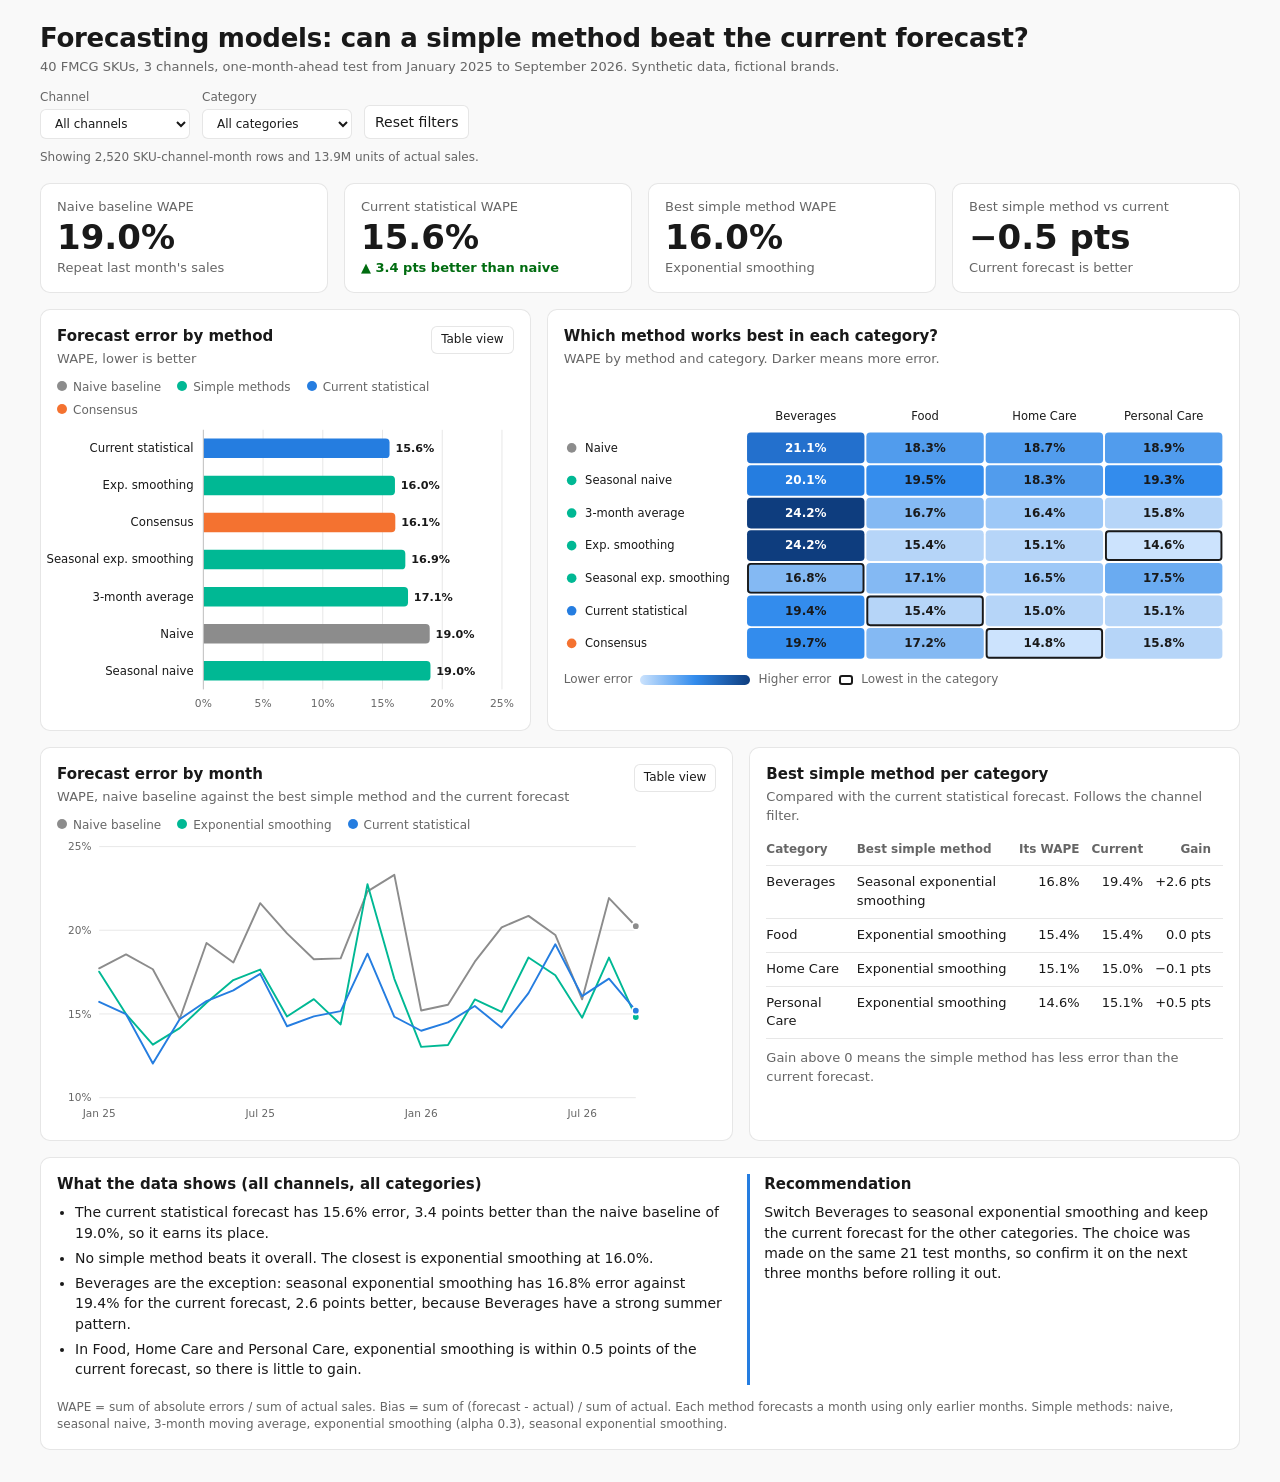
<file: project2/forecasting_models_dashboard.html>
<!doctype html>
<html lang="en">
<head>
<meta charset="utf-8">
<meta name="viewport" content="width=device-width, initial-scale=1">
<title>Forecasting models dashboard</title>
<style>
:root {
  color-scheme: light;
  --page: #f9f9f9; --surface: #ffffff; --ink: #191919; --ink2: #666666;
  --grid: #e7e7e7; --axis: #c2c2c2; --border: rgba(11,11,11,0.10); --wash: rgba(11,11,11,0.05);
  --s1: #257de0; --s2: #f47230; --s3: #00b894; --base: #8c8c8c; --good: #006c10; --bad: #dc3c3d;
}
@media (prefers-color-scheme: dark) {
  :root:where(:not([data-theme="light"])) {
    color-scheme: dark;
    --page: #0b0b0b; --surface: #191919; --ink: #efefef; --ink2: #9c9c9c;
    --grid: #303030; --axis: #474747; --border: rgba(255,255,255,0.10); --wash: rgba(255,255,255,0.07);
    --s1: #338ced; --s2: #e76624; --s3: #00a888; --base: #7a7a7a; --good: #53c556; --bad: #eb6263;
  }
}
* { box-sizing: border-box; }
body { margin: 0; background: var(--page); color: var(--ink); font: 14px/1.45 system-ui, -apple-system, "Segoe UI", sans-serif; }
.wrap { max-width: 1240px; margin: 0 auto; padding: 24px 20px 32px; }
h1 { font-size: 26px; line-height: 1.15; margin: 0 0 4px; font-weight: 650; letter-spacing: -0.01em; }
h2 { font-size: 15px; margin: 0; font-weight: 650; }
.sub { color: var(--ink2); margin: 2px 0 0; font-size: 13px; }
.top { display: flex; flex-wrap: wrap; gap: 12px 24px; justify-content: space-between; align-items: flex-end; }
.filters { display: flex; flex-wrap: wrap; gap: 12px; align-items: flex-end; }
.filters label { display: flex; flex-direction: column; gap: 3px; font-size: 12px; color: var(--ink2); }
select, button { font: inherit; color: var(--ink); background: var(--surface); border: 1px solid var(--border); border-radius: 6px; padding: 6px 10px; }
select { min-width: 150px; }
button { cursor: pointer; }
button:hover, select:hover { background: var(--wash); }
:focus-visible { outline: 3px solid var(--s1); outline-offset: 2px; }
.count { color: var(--ink2); font-size: 12px; margin: 10px 0 0; }

.kpis { display: grid; grid-template-columns: repeat(4, 1fr); gap: 16px; margin: 16px 0; }
.tile { background: var(--surface); border: 1px solid var(--border); border-radius: 10px; padding: 14px 16px; }
.tile .lab { color: var(--ink2); font-size: 13px; }
.tile .val { font-size: 34px; line-height: 1.15; font-weight: 650; margin: 2px 0; }
.tile .note { font-size: 13px; color: var(--ink2); }
.tile .note .up { color: var(--good); font-weight: 600; }
.tile .note .down { color: var(--bad); font-weight: 600; }

.grid { display: grid; grid-template-columns: repeat(12, 1fr); gap: 16px; }
.card { background: var(--surface); border: 1px solid var(--border); border-radius: 10px; padding: 16px; min-width: 0; }
.card header { display: flex; justify-content: space-between; gap: 12px; align-items: flex-start; }
.span5 { grid-column: span 5; } .span7 { grid-column: span 7; } .span12 { grid-column: span 12; }
.legend { display: flex; flex-wrap: wrap; gap: 6px 16px; margin: 10px 0 2px; color: var(--ink2); font-size: 12px; min-height: 18px; }
.legend i { display: inline-block; width: 10px; height: 10px; border-radius: 50%; margin-right: 6px; }
.body svg { display: block; width: 100%; height: auto; overflow: visible; }
.tick { fill: var(--ink2); font-size: 11px; }
.rowlab { fill: var(--ink); font-size: 12px; }
svg .vlab { fill: var(--ink); font-size: 11.5px; font-weight: 600; }
.gl { stroke: var(--grid); stroke-width: 1; }
.ax { stroke: var(--axis); stroke-width: 1; }
.toggle { font-size: 12px; padding: 4px 9px; white-space: nowrap; }
.ramp { display: flex; align-items: center; gap: 8px; color: var(--ink2); font-size: 12px; margin-top: 8px; flex-wrap: wrap; }
.ramp .bar { width: 110px; height: 10px; border-radius: 5px; background: linear-gradient(90deg, #cce3fd, #338ced, #0e3d7e); }
.ramp .box { display: inline-block; width: 14px; height: 10px; border: 2px solid var(--ink); border-radius: 3px; }

table { border-collapse: collapse; width: 100%; font-size: 13px; }
th, td { text-align: left; padding: 7px 10px 7px 0; border-bottom: 1px solid var(--grid); vertical-align: top; }
th { font-weight: 600; color: var(--ink2); font-size: 12px; }
td.n, th.n { text-align: right; font-variant-numeric: tabular-nums; padding-right: 12px; white-space: nowrap; }
.scroll { max-height: 300px; overflow: auto; overflow-x: auto; }

.findings { display: grid; grid-template-columns: 1.4fr 1fr; gap: 24px; }
.findings ul { margin: 6px 0 0; padding-left: 18px; }
.findings li { margin-bottom: 5px; }
.reco { border-left: 3px solid var(--s1); padding-left: 14px; }
.foot { color: var(--ink2); font-size: 12px; margin: 14px 0 0; }

#tip { position: fixed; z-index: 10; background: var(--surface); border: 1px solid var(--border); border-radius: 8px; padding: 8px 10px; font-size: 12px; line-height: 1.5; box-shadow: 0 4px 14px rgba(0,0,0,0.14); pointer-events: none; }
#tip[hidden] { display: none; }

@media (max-width: 900px) {
  .kpis { grid-template-columns: repeat(2, 1fr); }
  .span5, .span7 { grid-column: span 12; }
  .findings { grid-template-columns: 1fr; }
  .tile .val { font-size: 28px; }
  h1 { font-size: 22px; }
}
body.pdf .toggle, body.pdf #reset { display: none; }
body.pdf .scroll { max-height: none; overflow: visible; }
</style>
</head>
<body>
<div class="wrap">
  <div class="top">
    <div>
      <h1>Forecasting models: can a simple method beat the current forecast?</h1>
      <p class="sub">40 FMCG SKUs, 3 channels, one-month-ahead test from January 2025 to September 2026. Synthetic data, fictional brands.</p>
    </div>
    <div class="filters">
      <label>Channel <select id="f-ch"></select></label>
      <label>Category <select id="f-cat"></select></label>
      <button id="reset" type="button">Reset filters</button>
    </div>
  </div>
  <p class="count" id="count"></p>

  <div class="kpis" id="kpis"></div>

  <div class="grid">
    <section class="card span5" id="card-meth">
      <header><div><h2>Forecast error by method</h2><p class="sub">WAPE, lower is better</p></div><button class="toggle" type="button" aria-pressed="false">Table view</button></header>
      <div class="legend">
        <span><i style="background:var(--base)"></i>Naive baseline</span>
        <span><i style="background:var(--s3)"></i>Simple methods</span>
        <span><i style="background:var(--s1)"></i>Current statistical</span>
        <span><i style="background:var(--s2)"></i>Consensus</span>
      </div>
      <div class="body"></div>
    </section>
    <section class="card span7" id="card-heat">
      <header><div><h2>Which method works best in each category?</h2><p class="sub">WAPE by method and category. Darker means more error.</p></div></header>
      <div class="legend"></div>
      <div class="body"></div>
      <div class="ramp"><span>Lower error</span><span class="bar"></span><span>Higher error</span><span class="box"></span><span>Lowest in the category</span></div>
    </section>
    <section class="card span7" id="card-mon">
      <header><div><h2>Forecast error by month</h2><p class="sub">WAPE, naive baseline against the best simple method and the current forecast</p></div><button class="toggle" type="button" aria-pressed="false">Table view</button></header>
      <div class="legend" id="mon-legend"></div>
      <div class="body"></div>
    </section>
    <section class="card span5" id="card-best">
      <header><div><h2>Best simple method per category</h2><p class="sub">Compared with the current statistical forecast. Follows the channel filter.</p></div></header>
      <div class="body" style="margin-top:8px"></div>
    </section>
    <section class="card span12">
      <div class="findings">
        <div>
          <h2>What the data shows (all channels, all categories)</h2>
          <ul>
            <li>The current statistical forecast has 15.6% error, 3.4 points better than the naive baseline of 19.0%, so it earns its place.</li>
            <li>No simple method beats it overall. The closest is exponential smoothing at 16.0%.</li>
            <li>Beverages are the exception: seasonal exponential smoothing has 16.8% error against 19.4% for the current forecast, 2.6 points better, because Beverages have a strong summer pattern.</li>
            <li>In Food, Home Care and Personal Care, exponential smoothing is within 0.5 points of the current forecast, so there is little to gain.</li>
          </ul>
        </div>
        <div class="reco">
          <h2>Recommendation</h2>
          <p style="margin:6px 0 0">Switch Beverages to seasonal exponential smoothing and keep the current forecast for the other categories. The choice was made on the same 21 test months, so confirm it on the next three months before rolling it out.</p>
        </div>
      </div>
      <p class="foot">WAPE = sum of absolute errors / sum of actual sales. Bias = sum of (forecast - actual) / sum of actual. Each method forecasts a month using only earlier months. Simple methods: naive, seasonal naive, 3-month moving average, exponential smoothing (alpha 0.3), seasonal exponential smoothing.</p>
    </section>
  </div>
</div>
<div id="tip" hidden></div>

<script>
(function () {
  var D = {"m":["2025-01","2025-02","2025-03","2025-04","2025-05","2025-06","2025-07","2025-08","2025-09","2025-10","2025-11","2025-12","2026-01","2026-02","2026-03","2026-04","2026-05","2026-06","2026-07","2026-08","2026-09"],"c":["Beverages","Food","Home Care","Personal Care"],"ch":["Discounter","E-commerce","Modern Trade"],"r":[[0,3,0,7185,9749,8698,8161,8383,8987,8595,9247],[1,3,0,7896,7185,8305,8171,8024,8264,8111,8202],[2,3,0,7512,7896,5753,8277,7986,5690,6928,6789],[3,3,0,12480,7512,7290,7531,7843,9085,7688,7084],[4,3,0,6842,12480,5126,9296,9234,6681,6947,7074],[5,3,0,7038,6842,7146,8945,8517,7396,7914,8997],[6,3,0,6311,7038,10131,8787,8073,8735,9300,9833],[7,3,0,11862,6311,7233,6730,7544,6471,7700,7836],[8,3,0,8826,11862,9490,8404,8840,8816,8752,9265],[9,3,0,9419,8826,7155,9000,8836,8253,7832,7656],[10,3,0,8164,9419,7580,10036,9011,8719,8342,8577],[11,3,0,9917,8164,9749,8803,8757,10605,9659,10083],[12,3,0,9625,9917,7185,9167,9105,8563,8133,8431],[13,3,0,8772,9625,7896,9235,9261,8863,8589,9204],[14,3,0,10400,8772,7512,9438,9114,7176,8316,8763],[15,3,0,10682,10400,12480,9599,9500,11557,11079,11819],[16,3,0,8308,10682,6842,9951,9855,7115,8356,8460],[17,3,0,7222,8308,7038,9797,9391,7893,8289,8918],[18,3,0,7078,7222,6311,8737,8740,8417,7732,8545],[19,3,0,14634,7078,11862,7536,8241,8817,10092,10104],[20,3,0,8943,14634,8826,9645,10159,9700,9068,9109],[0,3,1,6453,6373,5817,8023,7480,6648,6973,7131],[1,3,1,7185,6453,6375,7954,7172,7110,7002,7148],[2,3,1,6265,7185,4943,6670,7176,5429,6352,6807],[3,3,1,8906,6265,4324,6634,6903,4590,5446,5991],[4,3,1,7333,8906,6358,7452,7504,6304,6780,6927],[5,3,1,5853,7333,6828,7501,7453,7083,7125,7289],[6,3,1,7611,5853,5997,7364,6973,6107,6543,6887],[7,3,1,8249,7611,5606,6932,7164,7719,6516,6712],[8,3,1,12921,8249,8452,7238,7490,8236,7857,8470],[9,3,1,8385,12921,6659,9594,9119,7428,7659,7275],[10,3,1,9639,8385,11037,9852,8899,11109,10164,10234],[11,3,1,7232,9639,6373,10315,9121,6848,8086,8156],[12,3,1,13003,7232,6453,8419,8554,7307,7998,7576],[13,3,1,8238,13003,7185,9958,9889,8784,8375,8387],[14,3,1,7202,8238,6265,9491,9394,6987,7897,7923],[15,3,1,9220,7202,8906,9481,8736,7029,8912,9197],[16,3,1,8786,9220,7333,8220,8881,7447,8374,9082],[17,3,1,9543,8786,5853,8403,8853,7436,7107,7322],[18,3,1,6728,9543,7611,9183,9060,7993,8149,8139],[19,3,1,12386,6728,8249,8352,8360,8847,8409,8726],[20,3,1,8072,12386,12921,9552,9568,11796,11141,12054],[0,3,2,12391,12127,11131,15797,13926,11776,12922,13473],[1,3,2,15617,12391,11824,13823,13466,12491,13385,13547],[2,3,2,12462,15617,13006,13378,14111,14052,13639,14724],[3,3,2,14793,12462,14400,13490,13616,13055,13775,13676],[4,3,2,13398,14793,10225,14291,13969,10827,12020,12877],[5,3,2,10889,13398,12128,13551,13798,12539,13097,13521],[6,3,2,11373,10889,10995,13027,12925,11430,11940,12977],[7,3,2,11602,11373,12244,11887,12460,12304,12429,13299],[8,3,2,15111,11602,11456,11288,12202,11972,11636,12949],[9,3,2,14453,15111,18312,12695,13075,15600,15278,16336],[10,3,2,13772,14453,16952,13722,13488,16173,15043,14699],[11,3,2,17363,13772,12127,14445,13573,13072,12931,13413],[12,3,2,14656,17363,12391,15196,14710,12697,13783,13688],[13,3,2,14360,14656,15617,15264,14694,15105,15339,15635],[14,3,2,12946,14360,12462,15460,14594,13749,13750,15131],[15,3,2,22153,12946,14793,13987,14099,14001,14812,15782],[16,3,2,13721,22153,13398,16486,16516,13123,14714,14891],[17,3,2,18756,13721,10889,16273,15677,13045,13342,13335],[18,3,2,21239,18756,11373,18210,16601,13626,14134,14718],[19,3,2,14909,21239,11602,17905,17992,15600,15284,15152],[20,3,2,13767,14909,15111,18301,17067,16511,16133,16346],[0,3,0,4206,3667,3420,3086,3201,3129,3275,3386],[1,3,0,2854,4206,3512,3545,3503,3410,3439,3777],[2,3,0,2994,2854,5359,3576,3308,5086,4366,4461],[3,3,0,3249,2994,3103,3351,3214,2884,3266,3545],[4,3,0,3301,3249,2073,3032,3224,2353,2699,2738],[5,3,0,2541,3301,2384,3181,3247,2811,2742,2845],[6,3,0,3263,2541,2574,3030,3035,2748,2798,2790],[7,3,0,3441,3263,3906,3035,3104,3406,3498,3701],[8,3,0,3730,3441,3262,3082,3205,3080,3199,3512],[9,3,0,3588,3730,2829,3478,3362,3084,3037,3149],[10,3,0,3685,3588,2763,3586,3430,3208,3134,3235],[11,3,0,3203,3685,3667,3668,3507,5204,3639,3623],[12,3,0,3492,3203,4206,3492,3415,3793,3879,3998],[13,3,0,3614,3492,2854,3460,3438,3117,3173,3098],[14,3,0,5234,3614,2994,3436,3491,4223,3246,3258],[15,3,0,2781,5234,3249,4113,4014,3444,3568,3743],[16,3,0,3000,2781,3301,3876,3644,2825,3541,3869],[17,3,0,4335,3000,2541,3672,3451,2783,3099,3571],[18,3,0,3352,4335,3263,3372,3716,3345,3550,3609],[19,3,0,2447,3352,3441,3562,3607,3788,3404,3736],[20,3,0,3705,2447,3730,3378,3259,3319,3507,3682],[0,3,1,1959,2929,2717,3617,3244,2966,3069,3001],[1,3,1,2726,1959,2338,3197,2859,2376,2770,2988],[2,3,1,2441,2726,2323,2538,2819,2402,2701,2973],[3,3,1,3770,2441,2290,2375,2705,2447,2402,2421],[4,3,1,2965,3770,2315,2979,3025,3273,2519,2651],[5,3,1,2414,2965,2408,3059,3007,2521,2692,2721],[6,3,1,2560,2414,3218,3050,2829,3094,3058,3103],[7,3,1,3195,2560,2316,2646,2748,2148,2622,2808],[8,3,1,2735,3195,2834,2723,2882,3123,2809,2917],[9,3,1,3242,2735,3221,2830,2838,2904,2973,3299],[10,3,1,5431,3242,4702,3057,2959,4955,3817,3897],[11,3,1,4000,5431,2929,3803,3701,2735,3290,3553],[12,3,1,4674,4000,1959,4224,3791,2721,2905,3033],[13,3,1,2947,4674,2726,4702,4056,3200,3531,3785],[14,3,1,2737,2947,2441,3874,3723,2895,3352,3426],[15,3,1,3289,2737,3770,3453,3427,3347,3680,3820],[16,3,1,2969,3289,2965,2991,3386,3406,3188,3301],[17,3,1,4832,2969,2414,2998,3261,2619,2700,2717],[18,3,1,3321,4832,2560,3697,3732,3527,3008,3208],[19,3,1,2837,3321,3195,3707,3609,3025,3399,3623],[20,3,1,3038,2837,2735,3663,3377,3333,3112,3311],[0,3,2,9347,5448,5535,5457,5502,5568,5535,5338],[1,3,2,8418,9347,5233,6798,6655,5651,5831,5608],[2,3,2,5180,8418,6022,7738,7184,6774,6613,6874],[3,3,2,7781,5180,4640,7648,6583,5045,5869,6052],[4,3,2,4988,7781,5088,7126,6942,5372,6385,6614],[5,3,2,5441,4988,5185,5983,6356,5627,5889,6117],[6,3,2,4639,5441,5390,6070,6081,5378,5619,5894],[7,3,2,5727,4639,5947,5023,5649,5865,5830,6284],[8,3,2,4807,5727,5772,5269,5672,7233,5485,5461],[9,3,2,5367,4807,5323,5058,5413,4773,5238,5202],[10,3,2,5343,5367,5599,5300,5399,5668,5367,5347],[11,3,2,8483,5343,5448,5172,5382,5316,5380,5657],[12,3,2,5100,8483,9347,6398,6312,8054,7674,8363],[13,3,2,5012,5100,8418,6309,5949,6743,7245,7410],[14,3,2,5390,5012,5180,6198,5668,5230,5582,5247],[15,3,2,5790,5390,7781,5167,5584,5441,6889,6695],[16,3,2,5854,5790,4988,5397,5646,4602,5156,5190],[17,3,2,7582,5854,5441,5678,5708,5283,5476,5573],[18,3,2,5816,7582,4639,6409,6271,5335,5396,5524],[19,3,2,6171,5816,5727,6417,6134,6281,5994,6243],[20,3,2,5406,6171,4807,6523,6145,6869,5581,5735],[0,3,0,9696,5811,5905,6404,6151,6039,6100,6732],[1,3,0,7896,9696,6490,7524,7214,7059,6858,7235],[2,3,0,6636,7896,4747,7801,7419,5176,6182,6696],[3,3,0,6140,6636,6082,8076,7184,5788,6796,6736],[4,3,0,6652,6140,9222,6891,6871,9128,8407,8464],[5,3,0,5694,6652,6036,6476,6805,6688,6434,6728],[6,3,0,5326,5694,5733,6162,6472,5744,6007,6243],[7,3,0,7056,5326,4382,5891,6128,4753,5168,5433],[8,3,0,6322,7056,5967,6025,6406,6515,6075,6581],[9,3,0,5945,6322,6334,6235,6381,6583,6217,6027],[10,3,0,6066,5945,7066,6441,6250,6742,6614,7136],[11,3,0,5829,6066,5811,6111,6195,5706,6079,6324],[12,3,0,7333,5829,9696,5947,6085,7887,7868,8119],[13,3,0,5969,7333,7896,6409,6460,7161,7094,6961],[14,3,0,7566,5969,6636,6377,6312,5470,6468,6857],[15,3,0,8658,7566,6140,6956,6688,5690,6407,6045],[16,3,0,6477,8658,6652,7398,7279,8717,7017,7480],[17,3,0,7339,6477,5694,7567,7039,6544,6431,6304],[18,3,0,5614,7339,5326,7491,7129,6038,6418,6689],[19,3,0,6218,5614,7056,6477,6674,5874,7039,7287],[20,3,0,7267,6218,6322,6390,6537,6562,6367,6919],[0,3,1,8043,6922,7759,6632,6266,8287,6828,7176],[1,3,1,6585,8043,7159,7745,6799,7538,7072,7352],[2,3,1,5891,6585,4951,7183,6735,5073,6203,6494],[3,3,1,5608,5891,4427,6840,6482,4319,5644,5765],[4,3,1,6701,5608,4914,6028,6220,4596,5723,6104],[5,3,1,5125,6701,4911,6067,6364,5258,5554,5983],[6,3,1,7576,5125,6664,5811,5992,5580,6248,6619],[7,3,1,6898,7576,5999,6467,6467,5968,6126,6307],[8,3,1,6792,6898,3688,6533,6597,4982,5132,4904],[9,3,1,5946,6792,4704,7089,6655,5146,5651,6051],[10,3,1,8608,5946,8270,6545,6442,10312,7537,8206],[11,3,1,9366,8608,6922,7115,7092,7656,6992,7452],[12,3,1,7277,9366,8043,7973,7774,9502,7860,7898],[13,3,1,6496,7277,6585,8417,7625,7736,7192,7674],[14,3,1,9793,6496,5891,7713,7286,5838,6914,7428],[15,3,1,8097,9793,5608,7855,8038,5463,6920,7629],[16,3,1,6702,8097,6701,8129,8056,6383,7308,7344],[17,3,1,5779,6702,5125,8197,7650,5926,6448,6648],[18,3,1,7632,5779,7576,6859,7089,7099,7584,8114],[19,3,1,6301,7632,6898,6704,7252,6910,6976,7271],[20,3,1,7982,6301,6792,6571,6966,5952,6698,6667],[0,3,2,10484,14737,11234,15307,13579,13212,12875,12748],[1,3,2,10750,10484,10877,12207,12651,12107,12489,13548],[2,3,2,11058,10750,10499,11990,12081,11312,11171,11321],[3,3,2,10217,11058,9389,10764,11774,10106,10573,11148],[4,3,2,10169,10217,8678,10675,11307,10373,9653,9502],[5,3,2,9011,10169,14175,10481,10965,12125,12362,13568],[6,3,2,10792,9011,10530,9799,10379,9922,10322,10675],[7,3,2,11843,10792,10896,9991,10503,10054,10472,11012],[8,3,2,11801,11843,12144,10549,10905,11461,11299,12802],[9,3,2,11348,11801,19784,11479,11174,15851,15323,16865],[10,3,2,11792,11348,11400,11664,11226,9700,11423,11740],[11,3,2,12964,11792,14737,11647,11396,11759,13216,13431],[12,3,2,11577,12964,10484,12035,11866,11212,11230,11533],[13,3,2,12792,11577,10750,12111,11779,11199,11335,12020],[14,3,2,16057,12792,11058,12444,12083,11416,11670,12087],[15,3,2,10639,16057,10217,13475,13275,10970,11782,12067],[16,3,2,12711,10639,10169,13163,12484,10996,11468,12599],[17,3,2,11438,12711,9011,13136,12552,12155,11030,11421],[18,3,2,10767,11438,10792,11596,12218,11425,11751,13302],[19,3,2,10798,10767,11843,11639,11783,11535,11616,12122],[20,3,2,12278,10798,11801,11001,11487,12022,11615,12909],[0,3,0,1981,2711,2459,2573,2554,2647,2481,2534],[1,3,0,1976,1981,2601,2391,2382,2657,2513,2816],[2,3,0,2299,1976,3490,2223,2260,3402,2889,3068],[3,3,0,2052,2299,2256,2085,2272,2141,2249,2404],[4,3,0,3234,2052,2042,2109,2206,2015,2060,2065],[5,3,0,3292,3234,2195,2528,2514,2102,2293,2293],[6,3,0,2327,3292,2315,2859,2748,2570,2517,2622],[7,3,0,2592,2327,3036,2951,2621,2670,2881,3016],[8,3,0,2208,2592,2296,2737,2613,3170,2579,2490],[9,3,0,2562,2208,2528,2376,2491,2398,2566,2650],[10,3,0,2691,2562,2481,2454,2512,2196,2452,2551],[11,3,0,3421,2691,2711,2487,2566,2460,2612,2694],[12,3,0,2342,3421,1981,2891,2823,2471,2351,2368],[13,3,0,2814,2342,1976,2818,2678,2494,2365,2409],[14,3,0,2462,2814,2299,2859,2719,3199,2558,2642],[15,3,0,2555,2462,2052,2539,2642,2327,2406,2511],[16,3,0,2144,2555,3234,2610,2616,2691,2889,3074],[17,3,0,2430,2144,3292,2387,2474,2479,2893,3134],[18,3,0,2186,2430,2327,2376,2461,2311,2362,2429],[19,3,0,2660,2186,2592,2253,2379,2477,2461,2514],[20,3,0,2764,2660,2208,2425,2463,2727,2281,2413],[0,3,1,2312,2580,2724,2160,2268,2941,2567,2721],[1,3,1,2544,2312,2008,2375,2281,2071,2103,2128],[2,3,1,3393,2544,1479,2479,2360,1563,1948,2029],[3,3,1,2576,3393,2105,2750,2670,2075,2406,2494],[4,3,1,2933,2576,1556,2838,2642,1820,2131,2193],[5,3,1,2501,2933,1921,2967,2729,2543,2391,2562],[6,3,1,2051,2501,1759,2670,2661,1866,2305,2256],[7,3,1,3103,2051,2015,2495,2478,2060,2265,2309],[8,3,1,2474,3103,3159,2552,2665,3648,2903,3099],[9,3,1,3075,2474,1667,2543,2608,2192,2099,2132],[10,3,1,4016,3075,2233,2884,2748,3204,2454,2395],[11,3,1,3734,4016,2580,3188,3128,2484,2873,3065],[12,3,1,3224,3734,2312,3608,3310,3302,2819,3058],[13,3,1,1797,3224,2544,3658,3284,2888,3028,3144],[14,3,1,3299,1797,3393,2918,2838,2785,3293,3166],[15,3,1,2236,3299,2576,2773,2976,2390,2795,2985],[16,3,1,2561,2236,2933,2444,2754,2269,2786,2712],[17,3,1,6133,2561,2501,2699,2696,2500,2487,2617],[18,3,1,4597,6133,2051,3643,3727,2347,2804,2817],[19,3,1,1980,4597,3103,4430,3988,3317,3493,3470],[20,3,1,3579,1980,2474,4237,3386,3685,3146,3216],[0,3,2,4272,6008,3383,5342,4928,3763,4138,4376],[1,3,2,6885,4272,4328,5372,4731,4817,4701,4936],[2,3,2,4300,6885,4238,5722,5377,4859,4994,4913],[3,3,2,3553,4300,3152,5152,5054,3634,4259,4621],[4,3,2,4181,3553,3705,4913,4604,3947,4229,4382],[5,3,2,3634,4181,3945,4011,4477,4118,4338,4318],[6,3,2,4082,3634,3093,3789,4224,3647,3505,3812],[7,3,2,3675,4082,4411,3966,4181,4398,4137,4406],[8,3,2,4610,3675,3552,3797,4029,3896,3722,3683],[9,3,2,3952,4610,4180,4122,4204,4204,4090,4544],[10,3,2,4296,3952,5837,4079,4128,5108,4958,5287],[11,3,2,4179,4296,6008,4286,4179,4894,5071,5271],[12,3,2,5937,4179,4272,4142,4179,3726,4266,4708],[13,3,2,6029,5937,6885,4804,4706,6021,5738,6004],[14,3,2,3939,6029,4300,5382,5103,4552,4705,4888],[15,3,2,4368,3939,3553,5302,4754,3481,4287,4345],[16,3,2,3818,4368,4181,4779,4638,4126,4624,4917],[17,3,2,3903,3818,3634,4042,4392,3945,4086,4328],[18,3,2,4192,3903,4082,4030,4245,3850,4044,4209],[19,3,2,3986,4192,3675,3971,4229,4221,3873,3905],[20,3,2,4145,3986,4610,4027,4156,4255,4292,4486],[0,3,0,5306,3516,3793,3707,3751,3881,3707,3967],[1,3,0,3394,5306,4279,4397,4217,4559,4193,4426],[2,3,0,3427,3394,3535,4072,3970,3576,3841,3934],[3,3,0,4728,3427,3446,4042,3807,3719,3678,3587],[4,3,0,5089,4728,3939,3850,4084,4075,4076,4258],[5,3,0,3644,5089,5092,4415,4385,4590,4626,5010],[6,3,0,4183,3644,3380,4487,4163,3323,3801,3771],[7,3,0,3735,4183,4147,4305,4169,4295,4279,4559],[8,3,0,4093,3735,3365,3854,4039,3794,3764,3965],[9,3,0,3791,4093,3236,4004,4055,3238,3575,3825],[10,3,0,4433,3791,4368,3873,3976,4598,4159,4471],[11,3,0,3382,4433,3516,4106,4113,3701,3764,3810],[12,3,0,4504,3382,5306,3869,3894,4738,4615,4501],[13,3,0,3812,4504,3394,4106,4077,3940,3711,3780],[14,3,0,4055,3812,3427,3899,3997,3542,3730,4012],[15,3,0,4118,4055,4728,4124,4015,4222,4333,4412],[16,3,0,3681,4118,5089,3995,4046,4424,4605,4662],[17,3,0,3441,3681,3644,3951,3936,3980,3780,3656],[18,3,0,3486,3441,4183,3747,3788,3391,4003,4444],[19,3,0,3618,3486,3735,3536,3697,3775,3708,3979],[20,3,0,4175,3618,4093,3515,3673,3644,3825,4096],[0,3,1,2817,3629,3473,4105,3699,3792,3599,3488],[1,3,1,3759,2817,2647,3898,3434,2736,3215,3527],[2,3,1,4120,3759,2569,3402,3532,2761,3216,3293],[3,3,1,2838,4120,4499,3565,3708,3930,4040,4080],[4,3,1,3284,2838,2884,3572,3447,2721,3134,3465],[5,3,1,2560,3284,2770,3414,3398,3109,3135,3419],[6,3,1,5390,2560,3840,2894,3147,3127,3520,3664],[7,3,1,3702,5390,2517,3745,3820,2741,3018,3103],[8,3,1,3885,3702,2582,3884,3784,3232,3158,3268],[9,3,1,3101,3885,3437,4326,3815,3980,3660,3840],[10,3,1,3326,3101,5249,3563,3601,4964,4634,5116],[11,3,1,3390,3326,3629,3437,3518,3486,3566,3769],[12,3,1,4497,3390,2817,3272,3480,3250,3121,3337],[13,3,1,3879,4497,3759,3738,3785,3517,3669,3987],[14,3,1,3924,3879,4120,3922,3813,3705,3946,3919],[15,3,1,3325,3924,2838,4100,3846,3637,3380,3618],[16,3,1,3388,3325,3284,3709,3690,3054,3595,3696],[17,3,1,4433,3388,2560,3546,3599,3043,3094,2907],[18,3,1,4402,4433,5390,3715,3849,4520,4579,4372],[19,3,1,4702,4402,3702,4074,4015,3288,3794,3791],[20,3,1,4177,4702,3885,4512,4221,3846,4058,4307],[0,3,2,6041,6629,5390,6180,6196,5344,5652,5889],[1,3,2,5721,6041,6566,6178,6149,6637,6356,6947],[2,3,2,6112,5721,6199,6130,6021,6120,6132,6790],[3,3,2,6784,6112,6173,5958,6048,5674,6149,6674],[4,3,2,5747,6784,5475,6206,6269,5370,5820,5834],[5,3,2,8255,5747,5410,6214,6112,5526,5751,7155],[6,3,2,5776,8255,8415,6929,6755,7311,7570,8005],[7,3,2,6267,5776,6291,6593,6461,6762,6466,6256],[8,3,2,7224,6267,5118,6766,6403,6997,5814,6156],[9,3,2,5946,7224,6047,6422,6649,6279,6464,7310],[10,3,2,6458,5946,5865,6479,6438,6428,6084,6483],[11,3,2,7032,6458,6629,6543,6444,6502,6551,7200],[12,3,2,6531,7032,6041,6479,6621,5926,6353,6654],[13,3,2,5949,6531,5721,6674,6594,6468,6106,6333],[14,3,2,9620,5949,6112,6504,6400,6344,6302,7887],[15,3,2,8610,9620,6784,7367,7366,6789,7033,8465],[16,3,2,5100,8610,5747,8060,7739,6295,6712,6722],[17,3,2,5715,5100,8255,7777,6948,6950,7787,8493],[18,3,2,6191,5715,5776,6475,6578,6601,6519,7137],[19,3,2,9169,6191,6267,5669,6462,6550,6336,7581],[20,3,2,6415,9169,7224,7025,7274,7678,6884,7426],[0,3,0,3865,3797,3627,3563,3590,3646,3748,3832],[1,3,0,2559,3865,4483,3786,3673,4542,4060,4141],[2,3,0,4401,2559,2687,3407,3339,2494,3083,3286],[3,3,0,2588,4401,2691,3608,3657,2947,3173,3278],[4,3,0,3569,2588,2597,3183,3336,3300,2975,3111],[5,3,0,3258,3569,2862,3519,3406,3135,3070,3327],[6,3,0,3364,3258,2915,3138,3362,2901,3184,3422],[7,3,0,2612,3364,2951,3397,3362,2971,3073,3176],[8,3,0,4054,2612,4790,3078,3137,4273,3996,4048],[9,3,0,4584,4054,3196,3343,3412,2943,3259,3537],[10,3,0,3542,4584,3695,3750,3764,4007,3674,3935],[11,3,0,3186,3542,3797,4060,3697,4300,3747,3656],[12,3,0,3038,3186,3865,3771,3544,3735,3853,3959],[13,3,0,5064,3038,2559,3255,3392,3373,3073,3217],[14,3,0,3071,5064,4401,3763,3894,3709,4054,4343],[15,3,0,3580,3071,2588,3724,3647,2800,3089,3325],[16,3,0,2077,3580,3569,3905,3627,3618,3628,3815],[17,3,0,2595,2077,3258,2909,3162,2989,3353,3565],[18,3,0,2816,2595,3364,2751,2992,2786,3097,3229],[19,3,0,3296,2816,2612,2496,2939,2571,2690,2725],[20,3,0,2731,3296,4054,2902,3046,4123,3375,3475],[0,3,1,3779,2262,2009,3137,2964,2064,2548,2752],[1,3,1,2241,3779,2546,3714,3209,2825,2922,3165],[2,3,1,3170,2241,3835,2761,2918,4057,3591,3701],[3,3,1,2333,3170,2564,3063,2994,2177,2714,2887],[4,3,1,3209,2333,2202,2581,2796,2277,2541,2618],[5,3,1,2771,3209,3308,2904,2920,3017,3023,3304],[6,3,1,2406,2771,2304,2771,2875,2271,2587,2756],[7,3,1,3079,2406,2265,2795,2734,2323,2473,2454],[8,3,1,3406,3079,2934,2752,2838,3014,2900,3035],[9,3,1,2941,3406,2049,2964,3008,3264,2482,2745],[10,3,1,5082,2941,5101,3142,2988,4230,4029,4161],[11,3,1,3101,5082,2262,3810,3616,2790,2944,3115],[12,3,1,3281,3101,3779,3708,3462,3286,3706,3935],[13,3,1,3856,3281,2241,3821,3407,2681,2921,2917],[14,3,1,3723,3856,3170,3413,3542,4150,3500,3712],[15,3,1,3056,3723,2333,3620,3596,2525,2912,2866],[16,3,1,3486,3056,3209,3545,3434,3002,3344,3394],[17,3,1,3235,3486,2771,3422,3450,3312,3151,3412],[18,3,1,3585,3235,2406,3259,3385,2612,2891,3048],[19,3,1,2642,3585,3079,3435,3445,3071,3210,3299],[20,3,1,4699,2642,3406,3154,3204,3465,3322,3514],[0,3,2,5682,5118,6706,6075,5708,6715,6188,6605],[1,3,2,5807,5682,6029,6122,5700,5887,6003,6374],[2,3,2,5141,5807,4693,5536,5732,4590,5368,5635],[3,3,2,5575,5141,4413,5543,5555,4840,4925,5232],[4,3,2,4745,5575,5369,5508,5561,5490,5460,5669],[5,3,2,5085,4745,7180,5154,5316,5979,6248,6602],[6,3,2,5508,5085,4816,5135,5247,5320,4976,5031],[7,3,2,4650,5508,5283,5113,5325,5099,5256,5544],[8,3,2,6965,4650,4454,5081,5123,4628,4726,5041],[9,3,2,4960,6965,5541,5708,5675,5843,5547,5620],[10,3,2,8116,4960,7565,5525,5461,7046,6543,6818],[11,3,2,5217,8116,5118,6680,6257,5464,5645,5730],[12,3,2,5482,5217,5682,6098,5945,6354,5998,6112],[13,3,2,5560,5482,5807,6272,5806,5885,5875,5846],[14,3,2,5375,5560,5141,5420,5732,4837,5617,6126],[15,3,2,4913,5375,5575,5472,5625,5125,5492,5945],[16,3,2,5235,4913,4745,5283,5412,5128,5039,5349],[17,3,2,4859,5235,5085,5174,5359,5707,5178,5793],[18,3,2,7989,4859,5508,5002,5209,5329,5302,5474],[19,3,2,4936,7989,4650,6028,6043,5374,5200,6038],[20,3,2,4732,4936,6965,5928,5711,5772,6360,6557],[0,3,0,4902,4984,4480,5614,5313,4927,4972,5175],[1,3,0,5416,4902,4216,5942,5189,4567,4826,4821],[2,3,0,6909,5416,4160,5101,5257,4555,4985,5087],[3,3,0,6539,6909,4258,5742,5753,5059,4905,4864],[4,3,0,4110,6539,4220,6288,5989,5238,5081,5024],[5,3,0,4183,4110,3442,5853,5425,4247,4593,4850],[6,3,0,4755,4183,4454,4944,5052,4974,4945,4920],[7,3,0,4006,4755,5037,4349,4963,4863,4967,5229],[8,3,0,5058,4006,5019,4315,4676,4791,4641,4585],[9,3,0,4697,5058,3918,4606,4791,4282,4209,4427],[10,3,0,6381,4697,7939,4587,4763,6505,6284,6413],[11,3,0,4584,6381,4984,5379,5248,4601,5010,5492],[12,3,0,4297,4584,4902,5221,5049,4868,5041,5308],[13,3,0,5559,4297,5416,5087,4823,4861,5203,5668],[14,3,0,5214,5559,6909,4813,5044,5732,6057,6116],[15,3,0,4216,5214,6539,5023,5095,5206,5726,5968],[16,3,0,4425,4216,4110,4996,4831,4189,4466,4469],[17,3,0,3806,4425,4183,4618,4709,3873,4518,4624],[18,3,0,3922,3806,4755,4149,4438,4518,4585,4721],[19,3,0,4702,3922,4006,4051,4283,4134,4049,4093],[20,3,0,6916,4702,5058,4143,4409,4709,4636,4596],[0,3,1,3548,3846,3809,5169,4668,4084,4399,4701],[1,3,1,3505,3548,3702,4813,4332,3850,4233,4502],[2,3,1,4240,3505,3574,3633,4084,3645,4030,4176],[3,3,1,4226,4240,3323,3764,4131,4706,3554,3731],[4,3,1,4509,4226,3877,3990,4159,3253,3879,4199],[5,3,1,3861,4509,4293,4325,4264,4719,4206,4265],[6,3,1,3604,3861,3527,4199,4143,2929,3868,3925],[7,3,1,4537,3604,3622,3991,3981,3472,3836,4017],[8,3,1,4593,4537,4451,4001,4148,4434,4289,4532],[9,3,1,4078,4593,4614,4245,4282,5634,4381,4412],[10,3,1,7238,4078,7046,4403,4221,6580,5624,5833],[11,3,1,3910,7238,3846,5303,5126,3701,4479,4641],[12,3,1,5020,3910,3548,5075,4761,3899,4251,4045],[13,3,1,4549,5020,3505,5389,4839,3987,4283,4417],[14,3,1,4126,4549,4240,4493,4752,4386,4710,4869],[15,3,1,4851,4126,4226,4565,4564,4855,4313,4458],[16,3,1,4752,4851,4509,4509,4650,3965,4572,5014],[17,3,1,5424,4752,3861,4576,4681,4725,4215,4179],[18,3,1,4886,5424,3604,5009,4904,3553,4196,4225],[19,3,1,3816,4886,4537,5021,4898,4470,4758,4451],[20,3,1,4574,3816,4593,4709,4574,4840,4657,4753],[0,3,2,7579,8755,11215,8369,8172,11198,9687,9901],[1,3,2,7332,7579,10501,7887,7994,9889,9336,9318],[2,3,2,8091,7332,8554,7889,7795,7755,8151,8564],[3,3,2,8205,8091,7586,7667,7884,7261,7762,7696],[4,3,2,6280,8205,7621,7876,7980,6726,7712,8152],[5,3,2,10214,6280,7082,7525,7470,6967,7280,8336],[6,3,2,6842,10214,9742,8233,8293,8828,8970,9813],[7,3,2,10339,6842,6556,7779,7858,6712,7221,7717],[8,3,2,8242,10339,7531,9132,8602,8402,7975,8267],[9,3,2,9801,8242,9026,8474,8494,8622,8968,8631],[10,3,2,7285,9801,7326,9461,8886,9619,8066,7962],[11,3,2,9251,7285,8755,8443,8406,8390,8836,9643],[12,3,2,8626,9251,7579,8779,8659,9740,8112,8180],[13,3,2,8451,8626,7332,8387,8649,8994,8036,8133],[14,3,2,7394,8451,8091,8776,8590,8285,8247,8522],[15,3,2,8134,7394,8205,8157,8231,7752,8318,8297],[16,3,2,6333,8134,6280,7993,8202,6684,7216,7150],[17,3,2,6764,6333,10214,7287,7641,8100,8896,9234],[18,3,2,8039,6764,6842,7077,7378,7497,6999,7029],[19,3,2,7342,8039,10339,7045,7576,7685,8828,8920],[20,3,2,8030,7342,8242,7382,7506,7589,7681,7748],[0,3,0,4795,3332,4086,3508,3536,4110,3858,4630],[1,3,0,3544,4795,4935,3860,3913,5072,4383,4892],[2,3,0,3500,3544,3227,3890,3803,3133,3504,3763],[3,3,0,2850,3500,3764,3946,3712,3512,3779,3866],[4,3,0,2856,2850,2669,3298,3453,2519,3171,3402],[5,3,0,3091,2856,3025,3069,3274,2733,3106,3057],[6,3,0,3414,3091,2708,2932,3219,2853,2891,2896],[7,3,0,3124,3414,4465,3120,3278,3687,3759,3959],[8,3,0,3656,3124,3999,3210,3232,3594,3560,3395],[9,3,0,3904,3656,3740,3398,3359,3782,3531,3667],[10,3,0,3195,3904,3452,3561,3522,4198,3488,3485],[11,3,0,2847,3195,3332,3585,3424,3134,3401,3551],[12,3,0,3504,2847,4795,3315,3251,4207,4098,4085],[13,3,0,3807,3504,3544,3182,3327,3892,3453,3650],[14,3,0,3927,3807,3500,3386,3471,3100,3419,3559],[15,3,0,3802,3927,2850,3746,3608,3234,3186,3492],[16,3,0,3566,3802,2856,3845,3666,2757,3308,3441],[17,3,0,3121,3566,3091,3765,3636,3105,3433,3465],[18,3,0,3562,3121,3414,3496,3482,3239,3509,3614],[19,3,0,3114,3562,3124,3416,3506,3693,3319,3273],[20,3,0,4788,3114,3656,3266,3388,3750,3498,4203],[0,3,1,3825,2895,1961,3090,2865,2095,2396,2439],[1,3,1,4056,3825,2540,3569,3153,2903,2907,3216],[2,3,1,3207,4056,2890,3592,3424,3376,3290,3052],[3,3,1,3385,3207,2156,3696,3359,2839,2826,2826],[4,3,1,3135,3385,2051,3549,3367,2177,2835,3258],[5,3,1,3322,3135,2337,3242,3297,2940,2892,3076],[6,3,1,2965,3322,2218,3281,3305,2476,2740,2728],[7,3,1,2834,2965,2953,3141,3203,3146,3078,3196],[8,3,1,3023,2834,2052,3040,3092,2549,2558,2667],[9,3,1,4568,3023,2389,2941,3071,3218,2713,2913],[10,3,1,5774,4568,3986,3475,3520,4346,3667,4083],[11,3,1,3564,5774,2895,4455,4196,3237,3472,3665],[12,3,1,3986,3564,3825,4635,4007,3677,4029,4103],[13,3,1,3863,3986,4056,4441,4001,4143,4265,4569],[14,3,1,4174,3863,3207,3804,3959,3693,3752,3797],[15,3,1,4016,4174,3385,4008,4024,3396,3641,3636],[16,3,1,3928,4016,3135,4018,4021,2847,3572,3464],[17,3,1,4005,3928,3322,4039,3993,3535,3659,3576],[18,3,1,3591,4005,2965,3983,3997,3058,3498,3512],[19,3,1,4573,3591,2834,3841,3875,3491,3360,3336],[20,3,1,4009,4573,3023,4056,4084,3326,3524,3709],[0,3,2,5890,5351,5031,5764,5674,4961,5426,5637],[1,3,2,5869,5890,8579,5571,5739,8695,7187,7537],[2,3,2,5798,5869,5577,5703,5778,5320,5611,5948],[3,3,2,5586,5798,4668,5852,5784,4909,5197,5275],[4,3,2,5344,5586,5126,5751,5725,6201,5456,5994],[5,3,2,5648,5344,4745,5576,5610,4514,5197,5349],[6,3,2,5082,5648,4657,5526,5622,5877,5126,5242],[7,3,2,5370,5082,6827,5358,5460,6723,6121,6484],[8,3,2,6793,5370,5989,5367,5433,6712,5675,5485],[9,3,2,5994,6793,6469,5748,5841,5647,6096,6147],[10,3,2,6088,5994,5473,6052,5887,5045,5641,6089],[11,3,2,6002,6088,5351,6292,5947,5613,5706,5538],[12,3,2,6697,6002,5890,6028,5964,5599,6055,6568],[13,3,2,7179,6697,5869,6262,6184,7655,6032,6638],[14,3,2,6138,7179,5798,6626,6482,5918,6145,6300],[15,3,2,6040,6138,5586,6671,6379,5452,6045,6357],[16,3,2,6072,6040,5344,6452,6277,6286,5929,6431],[17,3,2,5693,6072,5648,6083,6216,5230,6003,6131],[18,3,2,9303,5693,5082,5935,6059,5901,5534,5947],[19,3,2,6189,9303,5370,7023,7032,7434,6073,6153],[20,3,2,6177,6189,6793,7062,6779,7815,6804,6946],[0,3,0,5915,8875,6750,7316,7573,6399,7006,7268],[1,3,0,7635,5915,7082,7209,7076,6686,7024,7146],[2,3,0,8016,7635,7818,7475,7244,7599,7567,7665],[3,3,0,7040,8016,6085,7189,7475,6013,6847,7239],[4,3,0,7301,7040,7723,7564,7345,7473,7437,8055],[5,3,0,7039,7301,6014,7452,7332,6026,6756,6933],[6,3,0,7251,7039,6415,7127,7244,8807,6882,7372],[7,3,0,7899,7251,9502,7197,7246,9870,8330,8679],[8,3,0,6197,7899,7099,7396,7442,9344,7236,7267],[9,3,0,7834,6197,6236,7116,7068,6531,6666,6864],[10,3,0,8335,7834,6838,7310,7298,6467,7067,7265],[11,3,0,8251,8335,8875,7455,7609,8409,8221,8321],[12,3,0,7937,8251,5915,8140,7802,6259,6785,7172],[13,3,0,6751,7937,7635,8174,7842,7640,7862,8250],[14,3,0,7162,6751,8016,7646,7515,7996,7917,7730],[15,3,0,9053,7162,7040,7283,7409,6340,7283,7093],[16,3,0,7067,9053,7301,7655,7902,7875,7513,7941],[17,3,0,6379,7067,7039,7761,7652,6597,7274,7328],[18,3,0,8129,6379,7251,7500,7270,8318,7333,7715],[19,3,0,5617,8129,7899,7192,7528,9448,7778,8332],[20,3,0,6873,5617,6197,6708,6954,7894,6498,6427],[0,3,1,7540,12995,9003,9145,8689,10806,8750,8867],[1,3,1,7243,7540,5720,9757,8344,6372,7232,7328],[2,3,1,7192,7243,5737,9259,8014,6394,7432,7706],[3,3,1,9480,7192,9461,7325,7767,7884,9102,9444],[4,3,1,5657,9480,5311,7972,8281,5033,6587,7640],[5,3,1,6409,5657,6459,7443,7494,7072,6926,6905],[6,3,1,10151,6409,5294,7182,7168,5873,6239,6546],[7,3,1,7605,10151,5644,7406,8063,5800,6784,7223],[8,3,1,7181,7605,6552,8055,7926,6978,7004,7284],[9,3,1,8175,7181,5705,8312,7702,5885,6771,7071],[10,3,1,8901,8175,8736,7654,7844,9497,8507,8492],[11,3,1,6234,8901,12995,8086,8161,12112,10480,10944],[12,3,1,7261,6234,7540,7770,7583,8900,7581,8039],[13,3,1,9769,7261,7243,7465,7486,6662,7443,7838],[14,3,1,8944,9769,7192,7755,8171,7147,7617,8095],[15,3,1,6152,8944,9480,8658,8403,8994,8766,9612],[16,3,1,8132,6152,5657,8288,7728,5057,6844,7375],[17,3,1,8254,8132,6409,7743,7849,7261,7329,7643],[18,3,1,7229,8254,10151,7513,7971,8156,9011,8949],[19,3,1,8213,7229,7605,7872,7748,6492,7523,7644],[20,3,1,8384,8213,7181,7899,7888,7237,7569,7805],[0,3,2,13831,13298,12877,13007,12708,12762,12925,13434],[1,3,2,14190,13831,11253,13397,13045,11302,12233,13199],[2,3,2,12441,14190,11414,13773,13388,11838,12505,12774],[3,3,2,14272,12441,11065,13487,13104,11312,12252,12091],[4,3,2,11891,14272,11325,13634,13454,12063,12504,13993],[5,3,2,10649,11891,11707,12868,12985,11909,12453,12650],[6,3,2,17073,10649,11418,12271,12285,12955,11866,12070],[7,3,2,9964,17073,11675,13204,13721,15343,12573,13043],[8,3,2,11498,9964,12869,12562,12594,12867,12631,13171],[9,3,2,12512,11498,12662,12845,12265,13162,12479,12785],[10,3,2,17102,12512,13062,11325,12339,12363,12912,13420],[11,3,2,13158,17102,13298,13704,13768,13554,13034,13534],[12,3,2,11793,13158,13831,14257,13585,13781,13700,14343],[13,3,2,12871,11793,14190,14018,13047,12699,13915,13160],[14,3,2,14213,12871,12441,12607,12994,11941,13086,14594],[15,3,2,12878,14213,14272,12959,13360,12456,13640,14106],[16,3,2,11985,12878,11891,13321,13215,11860,12415,13200],[17,3,2,13355,11985,10649,13025,12846,11405,11818,11639],[18,3,2,10940,13355,17073,12739,12999,15029,15090,15410],[19,3,2,13731,10940,9964,12093,12381,12674,11127,11273],[20,3,2,14370,13731,11498,12675,12786,12623,12001,13186],[0,3,0,7583,5736,5499,5592,5617,5474,5424,5763],[1,3,0,5748,7583,4447,6514,6207,4642,5268,5346],[2,3,0,5678,5748,5865,6356,6069,6267,6094,6295],[3,3,0,5235,5678,4706,6336,5952,5046,5446,5700],[4,3,0,4265,5235,5244,5554,5737,5387,5652,5934],[5,3,0,5342,4265,5352,5059,5295,4728,5292,5608],[6,3,0,4529,5342,7218,4947,5309,8020,6174,6278],[7,3,0,5411,4529,5860,4712,5075,4889,5351,5278],[8,3,0,4621,5411,4626,5094,5176,4219,4757,5256],[9,3,0,4991,4621,4817,4854,5009,4850,4896,5580],[10,3,0,4897,4991,6222,5008,5004,6205,5555,5876],[11,3,0,4887,4897,5736,4836,4972,5470,5358,5288],[12,3,0,4751,4887,7583,4925,4946,6015,6216,6273],[13,3,0,4483,4751,5748,4845,4888,4506,5315,5636],[14,3,0,4442,4483,5678,4707,4766,5159,5216,5705],[15,3,0,7153,4442,5235,4559,4669,4354,4938,4896],[16,3,0,4751,7153,4265,5359,5414,4864,4736,4902],[17,3,0,3908,4751,5342,5449,5215,4928,5274,5527],[18,3,0,6315,3908,4529,5271,4823,6395,4796,5154],[19,3,0,5301,6315,5411,4991,5271,5085,5472,5615],[20,3,0,5317,5301,4621,5175,5280,4346,4845,4736],[0,3,1,3662,3425,4730,5381,4872,4952,4967,5391],[1,3,1,3731,3662,5649,4954,4509,5622,5300,5675],[2,3,1,4234,3731,6136,3606,4275,5744,5392,5852],[3,3,1,4317,4234,3076,3876,4263,3206,3419,3636],[4,3,1,4795,4317,5443,4094,4279,4373,4715,5026],[5,3,1,4740,4795,3015,4449,4434,3367,3642,3864],[6,3,1,4846,4740,2962,4617,4526,3436,3742,4021],[7,3,1,5156,4846,4876,4794,4622,4743,4775,4619],[8,3,1,4936,5156,4670,4914,4782,5057,4777,4681],[9,3,1,4691,4936,4944,4979,4828,4565,4932,4984],[10,3,1,7782,4691,7775,4928,4787,7890,6341,7633],[11,3,1,7204,7782,3425,5803,5686,3907,4533,4785],[12,3,1,4555,7204,3662,6559,6141,5099,4908,5168],[13,3,1,6600,4555,3731,6514,5665,5474,4894,5309],[14,3,1,6980,6600,4234,6120,5946,6161,5385,5848],[15,3,1,6476,6980,4317,6045,6256,4549,5326,5353],[16,3,1,5308,6476,4795,6685,6322,5840,5474,5745],[17,3,1,3808,5308,4740,6255,6018,4693,5540,5574],[18,3,1,5729,3808,4846,5197,5355,4345,5245,5415],[19,3,1,5558,5729,5156,4948,5467,5465,5243,5520],[20,3,1,5704,5558,4936,5032,5494,5525,5018,4535],[0,3,2,8540,8480,9646,9166,9120,9635,9321,9696],[1,3,2,7697,8540,8982,8915,8946,8813,8996,9997],[2,3,2,9108,7697,9411,8239,8571,9073,9011,9642],[3,3,2,7643,9108,8354,8448,8732,7990,8405,8844],[4,3,2,9303,7643,9282,8149,8406,11248,8764,9092],[5,3,2,13043,9303,8499,8685,8675,7281,8469,8596],[6,3,2,9045,13043,8376,9996,9985,9270,9075,9466],[7,3,2,8602,9045,11455,10464,9703,10394,10607,11412],[8,3,2,7855,8602,8488,10230,9373,8995,9243,9608],[9,3,2,9678,7855,9293,8501,8917,9718,9464,9723],[10,3,2,8499,9678,9724,8712,9146,8927,9259,9537],[11,3,2,8092,8499,8480,8677,8952,8508,8569,9252],[12,3,2,8561,8092,8540,8756,8694,8789,8535,9295],[13,3,2,13882,8561,7697,8384,8654,8045,8202,8312],[14,3,2,8463,13882,9108,10178,10222,10032,9433,9558],[15,3,2,7660,8463,7643,10302,9695,8367,8696,9176],[16,3,2,9006,7660,9303,10002,9084,11072,9472,10430],[17,3,2,8174,9006,13043,8376,9061,9291,11398,12376],[18,3,2,8134,8174,9045,8280,8795,8371,8685,8598],[19,3,2,8754,8134,8602,8438,8596,8946,8423,8671],[20,3,2,11345,8754,7855,8354,8644,8091,8186,8209],[0,2,0,7869,10425,9100,12013,10795,10202,10186,9689],[1,2,0,10929,7869,9131,10209,9917,9709,10054,9743],[2,2,0,10664,10929,10371,9741,10221,11106,10380,10084],[3,2,0,8269,10664,8441,9821,10354,8141,9206,9076],[4,2,0,12811,8269,11511,9954,9728,9758,10472,9969],[5,2,0,9817,12811,9579,10581,10653,10970,10124,10099],[6,2,0,9346,9817,9746,10299,10402,9431,10068,10451],[7,2,0,9917,9346,7794,10658,10085,8454,8928,8280],[8,2,0,10746,9917,9051,9693,10035,9013,9762,9126],[9,2,0,12093,10746,13281,10003,10248,11424,11619,13470],[10,2,0,12781,12093,12332,10919,10802,10510,11429,13271],[11,2,0,13237,12781,10425,11873,11395,12077,10905,11558],[12,2,0,11826,13237,7869,12704,11948,9721,10042,10243],[13,2,0,10169,11826,10929,12615,11911,11747,11707,11915],[14,2,0,11263,10169,10664,11744,11389,11807,11334,10987],[15,2,0,12995,11263,8269,11086,11351,8694,9947,9634],[16,2,0,13232,12995,12811,11476,11844,12486,12187,11236],[17,2,0,10726,13232,9817,12497,12261,11799,10866,10988],[18,2,0,12873,10726,9346,12318,11800,10363,10700,10696],[19,2,0,8318,12873,9917,12277,12122,10291,11187,11538],[20,2,0,14231,8318,10746,10639,10981,10273,11016,10703],[0,2,1,8288,10185,4858,9288,8763,5550,6790,6682],[1,2,1,11394,8288,9131,9243,8620,10747,9085,8700],[2,2,1,8656,11394,7711,9956,9452,8918,8746,8170],[3,2,1,8935,8656,4970,9446,9213,6580,7300,6608],[4,2,1,10339,8935,8744,9662,9130,8234,9031,8399],[5,2,1,9933,10339,8929,9310,9493,8546,9380,9234],[6,2,1,8754,9933,7550,9736,9625,7941,8508,8671],[7,2,1,9635,8754,7136,9675,9364,6921,8313,7961],[8,2,1,9078,9635,7020,9441,9445,8510,8343,8700],[9,2,1,8657,9078,8421,9156,9335,8756,8886,8453],[10,2,1,16802,8657,9257,9123,9132,11356,9144,8874],[11,2,1,10246,16802,10185,11512,11433,10337,10614,9943],[12,2,1,9066,10246,8288,11902,11077,8139,9742,9933],[13,2,1,14276,9066,11394,12038,10473,12659,11294,12015],[14,2,1,21836,14276,8656,11196,11614,10083,10626,9665],[15,2,1,11280,21836,8935,15059,14681,9451,11395,11010],[16,2,1,13607,11280,10339,15797,13661,11237,12227,12601],[17,2,1,15300,13607,9933,15574,13644,11248,12591,11611],[18,2,1,14853,15300,8754,13396,14141,10514,12130,12162],[19,2,1,10520,14853,9635,14587,14355,10509,11697,12035],[20,2,1,13455,10520,9078,13558,13204,10900,11324,11133],[0,2,2,16054,18762,14984,15803,16249,15978,15357,14276],[1,2,2,16548,16054,14449,16574,16190,15268,15157,14274],[2,2,2,19730,16548,19860,17121,16298,21045,18214,17775],[3,2,2,20153,19730,16398,17444,17327,15954,17086,17356],[4,2,2,26919,20153,16814,18810,18175,17504,17468,17531],[5,2,2,15719,26919,21301,22267,20798,19504,21069,20793],[6,2,2,18266,15719,14647,20930,19274,15415,17639,17659],[7,2,2,18499,18266,14416,20301,18972,14918,17340,16513],[8,2,2,15017,18499,15511,17495,18830,17034,17681,17155],[9,2,2,24554,15017,13740,17261,17686,15395,15308,14989],[10,2,2,23204,24554,14907,19357,19746,18316,16995,15579],[11,2,2,20420,23204,18762,20925,20784,20138,19540,18242],[12,2,2,18556,20420,16054,22726,20675,18760,18427,17231],[13,2,2,21016,18556,16548,20727,20039,18330,19116,19318],[14,2,2,22140,21016,19730,19997,20332,23577,20265,20058],[15,2,2,19817,22140,20153,20571,20874,19585,20343,20433],[16,2,2,33846,19817,26919,20991,20557,22607,23650,21437],[17,2,2,23501,33846,15719,25268,24544,20265,19962,18378],[18,2,2,20838,23501,18266,25721,24231,19296,21546,21686],[19,2,2,18545,20838,18499,26062,23213,18726,21500,18680],[20,2,2,18223,18545,15017,20961,21813,18129,19600,20168],[0,2,0,6833,5959,6879,7390,6903,7191,7023,8346],[1,2,0,5428,6833,6300,6622,6882,6494,6775,6393],[2,2,0,7433,5428,8378,6073,6446,8374,7351,7153],[3,2,0,7926,7433,6934,6565,6742,6017,6674,6678],[4,2,0,10925,7926,6776,6929,7097,6640,6840,7836],[5,2,0,7621,10925,7235,8761,8246,8347,7581,6930],[6,2,0,6278,7621,6342,8824,8058,7245,7409,7851],[7,2,0,5703,6278,6582,8275,7524,7106,7385,7047],[8,2,0,6032,5703,6499,6534,6978,5556,7065,6885],[9,2,0,6762,6032,9137,6004,6694,8159,7773,7493],[10,2,0,6248,6762,7074,6166,6714,6974,6634,6647],[11,2,0,4821,6248,5959,6347,6575,5775,6073,6382],[12,2,0,6850,4821,6833,5944,6048,6448,6399,6420],[13,2,0,7158,6850,5428,5973,6289,5619,5799,5331],[14,2,0,6809,7158,7433,6276,6550,7997,6851,6335],[15,2,0,8776,6809,7926,6939,6627,6587,7167,6910],[16,2,0,7248,8776,10925,7581,7272,8281,9161,8880],[17,2,0,6722,7248,7621,7611,7265,7525,7559,6887],[18,2,0,6620,6722,6278,7582,7102,6383,6834,6921],[19,2,0,6714,6620,5703,6863,6957,6328,6522,6108],[20,2,0,6623,6714,6032,6685,6884,5719,6429,6684],[0,2,1,5512,5186,5667,7271,6388,6253,6124,6004],[1,2,1,6109,5512,4148,7257,6125,4431,5490,5159],[2,2,1,6978,6109,7169,5602,6120,7917,7070,7394],[3,2,1,6311,6978,4703,6200,6378,5720,5325,5695],[4,2,1,5847,6311,4898,6466,6358,4978,5563,5558],[5,2,1,8374,5847,5367,6379,6204,6201,5839,5720],[6,2,1,5295,8374,5087,6844,6855,6902,5982,5552],[7,2,1,5199,5295,4906,6505,6387,4648,5681,5919],[8,2,1,4836,5199,4506,6289,6031,4226,5342,5252],[9,2,1,5766,4836,5554,5110,5672,5993,5740,5559],[10,2,1,9195,5766,11074,5267,5700,9541,8174,8168],[11,2,1,6996,9195,5186,6599,6749,5217,5718,5469],[12,2,1,6443,6996,5512,7319,6823,6336,6105,6019],[13,2,1,8093,6443,6109,7545,6709,5756,6605,6091],[14,2,1,9118,8093,6978,7177,7124,8359,7330,7502],[15,2,1,7373,9118,6311,7885,7722,6689,6987,6818],[16,2,1,7948,7373,5847,8195,7618,5960,6802,6981],[17,2,1,7837,7948,8374,8146,7717,8131,8253,8022],[18,2,1,10044,7837,5295,7719,7753,6967,6682,6512],[19,2,1,6297,10044,5199,8610,8440,5917,6749,6287],[20,2,1,7602,6297,4836,8059,7797,5341,6434,6501],[0,2,2,9800,10053,10447,10877,11168,10461,10558,10242],[1,2,2,13323,9800,12123,10610,10758,12019,11365,11040],[2,2,2,10649,13323,13218,11059,11527,13323,12253,11684],[3,2,2,13017,10649,15832,11257,11264,13609,13394,12943],[4,2,2,10610,13017,10581,12330,11790,10558,11139,11684],[5,2,2,11162,10610,16540,11425,11436,12656,14220,14312],[6,2,2,10580,11162,15852,11596,11354,11980,13606,13029],[7,2,2,10790,10580,9006,10784,11122,8784,10174,9943],[8,2,2,9177,10790,10044,10844,11022,12004,10415,10195],[9,2,2,10220,9177,10601,10182,10469,9571,10514,9981],[10,2,2,10456,10220,11977,10062,10394,10364,11085,10522],[11,2,2,11025,10456,10053,9951,10413,10547,10107,10313],[12,2,2,12238,11025,9800,10567,10596,9822,10010,9642],[13,2,2,10359,12238,13323,11240,11089,12952,12154,11378],[14,2,2,11330,10359,10649,11207,10870,11614,10834,10599],[15,2,2,13952,11330,13017,11309,11008,13261,12127,11942],[16,2,2,13163,13952,10610,11880,11891,10644,11290,10173],[17,2,2,20782,13163,11162,12815,12273,12842,11681,11429],[18,2,2,15942,20782,10580,15966,14825,13770,12693,12880],[19,2,2,12724,15942,10790,16629,15160,11636,13375,13349],[20,2,2,10394,12724,9177,16483,14430,13298,12415,13274],[0,2,0,5480,6151,6165,5531,6139,6199,6229,5935],[1,2,0,8397,5480,6545,5594,5941,6457,6031,6793],[2,2,0,7397,8397,7262,6676,6678,7460,6778,6960],[3,2,0,7179,7397,6311,7091,6894,7817,6584,6891],[4,2,0,8228,7179,6088,7658,6979,6060,6601,6480],[5,2,0,6667,8228,9923,7601,7354,8428,8861,9336],[6,2,0,6175,6667,5946,7358,7148,6230,6657,6447],[7,2,0,6262,6175,5238,7023,6856,4929,6150,6297],[8,2,0,6334,6262,8578,6368,6678,7504,7706,7261],[9,2,0,7194,6334,5290,6257,6575,5401,5825,5806],[10,2,0,5654,7194,5151,6597,6760,6159,5821,5159],[11,2,0,7201,5654,6151,6394,6429,6571,6256,5850],[12,2,0,6865,7201,5480,6683,6660,6200,6038,6030],[13,2,0,6927,6865,8397,6573,6722,8061,7562,7014],[14,2,0,7033,6927,7397,6998,6783,7626,7029,7009],[15,2,0,7574,7033,7179,6942,6858,7645,7093,7208],[16,2,0,6486,7574,8228,7178,7073,6884,7664,7357],[17,2,0,6004,6486,6667,7031,6897,7508,6836,6434],[18,2,0,6077,6004,6175,6688,6629,5877,6474,6222],[19,2,0,6928,6077,6262,6189,6463,5154,6398,6023],[20,2,0,6506,6928,6334,6336,6603,7094,6354,6201],[0,2,1,9732,5707,4797,5838,5761,5081,5165,5106],[1,2,1,5400,9732,4593,8028,6952,5245,5702,5554],[2,2,1,7402,5400,5028,6946,6487,5648,6199,6211],[3,2,1,5673,7402,4665,7511,6761,4865,5863,5792],[4,2,1,6858,5673,4778,6158,6435,5434,5915,5846],[5,2,1,6654,6858,7123,6644,6562,6227,6728,6204],[6,2,1,5621,6654,6415,6395,6589,6009,6531,6529],[7,2,1,9863,5621,4460,6378,6299,4607,5331,5154],[8,2,1,5757,9863,4617,7379,7368,5384,5933,5775],[9,2,1,5863,5757,3162,7080,6885,3991,5068,5179],[10,2,1,10426,5863,8644,7161,6578,11014,7710,7334],[11,2,1,5723,10426,5707,7349,7733,7262,6842,7075],[12,2,1,6601,5723,9732,7337,7130,8686,8337,8652],[13,2,1,8543,6601,5400,7583,6971,5587,6277,6340],[14,2,1,7920,8543,7402,6956,7443,7438,7612,7162],[15,2,1,7134,7920,5673,7688,7586,5616,6435,5743],[16,2,1,5493,7134,6858,7866,7450,6668,7204,7370],[17,2,1,7240,5493,6654,6849,6863,6650,6963,6855],[18,2,1,9815,7240,5621,6622,6976,6167,6284,5971],[19,2,1,7789,9815,9863,7516,7828,7632,8642,8874],[20,2,1,9302,7789,5757,8281,7816,5899,6671,6308],[0,2,2,10780,11175,9451,10186,10031,10048,9540,9186],[1,2,2,10349,10780,11410,10654,10256,12136,10872,10716],[2,2,2,10804,10349,11440,10768,10284,11785,11009,11040],[3,2,2,10924,10804,9573,10644,10440,9873,10175,10267],[4,2,2,11315,10924,10770,10692,10585,10761,10742,10645],[5,2,2,20221,11315,10437,11014,10804,10418,10642,10854],[6,2,2,11659,20221,9634,14153,13629,10688,11475,11484],[7,2,2,11249,11659,9465,14398,13038,10678,11497,12077],[8,2,2,10174,11249,7954,14376,12501,10204,10782,10792],[9,2,2,11000,10174,9377,11027,11803,10510,11352,12017],[10,2,2,8904,11000,10006,10808,11562,10622,10513,10682],[11,2,2,9297,8904,11175,10026,10765,10561,10754,9762],[12,2,2,9640,9297,10780,9734,10324,10670,10312,11183],[13,2,2,10843,9640,10349,9280,10119,11194,10030,9599],[14,2,2,12472,10843,10804,9927,10336,11339,10237,10645],[15,2,2,11663,12472,10924,10985,10977,10515,10744,10540],[16,2,2,17060,11663,11315,11659,11183,11348,11235,11487],[17,2,2,10577,17060,20221,13732,12946,15521,16615,15825],[18,2,2,9559,10577,11659,13100,12235,10523,12301,12363],[19,2,2,9301,9559,11249,12399,11432,10124,11732,11378],[20,2,2,9851,9301,10174,9812,10793,9324,10899,11369],[0,2,0,4512,3394,5330,4559,4786,5332,5189,5328],[1,2,0,4619,4512,4808,4218,4704,4691,4677,4360],[2,2,0,5765,4619,4235,4175,4678,4138,4277,4092],[3,2,0,4730,5765,6265,4965,5004,5861,5419,5116],[4,2,0,5857,4730,5293,5038,4922,5403,5100,5292],[5,2,0,4268,5857,4427,5451,5202,3861,4835,4570],[6,2,0,3756,4268,7322,4952,4922,6039,6239,6254],[7,2,0,4513,3756,4627,4627,4572,4759,4640,4727],[8,2,0,6228,4513,6517,4179,4555,5054,5558,5414],[9,2,0,3980,6228,5535,4832,5057,4613,5113,4729],[10,2,0,4025,3980,4747,4907,4734,4566,4683,4334],[11,2,0,4666,4025,3394,4744,4521,3878,4040,4098],[12,2,0,5232,4666,4512,4224,4565,4805,4618,4293],[13,2,0,4963,5232,4619,4641,4765,4694,4547,4528],[14,2,0,5660,4963,5765,4954,4824,5037,5243,5162],[15,2,0,4897,5660,4730,5285,5075,5536,4930,4906],[16,2,0,5399,4897,5857,5173,5022,5615,5523,5517],[17,2,0,5345,5399,4268,5319,5135,3959,4749,4477],[18,2,0,5098,5345,3756,5214,5198,5525,4541,4273],[19,2,0,4854,5098,4513,5281,5168,5105,4849,4891],[20,2,0,7589,4854,6228,5099,5074,5851,5701,5443],[0,2,1,3952,4394,3633,4872,4464,4166,4064,3844],[1,2,1,3943,3952,4396,4615,4311,4902,4519,4493],[2,2,1,4470,3943,3302,4096,4200,3515,3875,3820],[3,2,1,5429,4470,3956,4122,4281,3859,4073,3979],[4,2,1,6070,5429,4605,4614,4626,4683,4527,4424],[5,2,1,3750,6070,3830,5323,5059,3916,4404,4300],[6,2,1,5043,3750,3850,5083,4666,4198,4390,4238],[7,2,1,4569,5043,4079,4954,4779,3682,4576,4510],[8,2,1,3945,4569,3366,4454,4716,4201,4112,3924],[9,2,1,6334,3945,4724,4519,4485,4704,4525,4916],[10,2,1,6248,6334,5498,4949,5040,6367,5235,4835],[11,2,1,3664,6248,4394,5509,5402,4119,4834,4624],[12,2,1,3658,3664,3952,5415,4881,4328,4500,4319],[13,2,1,4060,3658,3943,4523,4514,4552,4460,4735],[14,2,1,6553,4060,4470,3794,4378,4115,4439,4116],[15,2,1,5960,6553,5429,4757,5030,4805,4956,4942],[16,2,1,5585,5960,6070,5524,5309,5646,5564,5508],[17,2,1,5773,5585,3750,6033,5392,4040,4645,4614],[18,2,1,6002,5773,5043,5773,5506,5121,5505,5668],[19,2,1,6517,6002,4569,5787,5655,4571,5199,5348],[20,2,1,5206,6517,3945,6097,5914,4869,4957,4768],[0,2,2,8179,7484,7733,8381,8069,8113,7795,7634],[1,2,2,8489,8179,8207,8848,8102,8557,8269,8076],[2,2,2,8141,8489,8096,8051,8218,8378,8427,8122],[3,2,2,8892,8141,8202,8270,8195,11524,8138,8359],[4,2,2,8320,8892,7588,8507,8404,7580,8006,7678],[5,2,2,9422,8320,8213,8451,8379,9942,8337,7655],[6,2,2,14305,9422,8384,8878,8692,7395,8539,8136],[7,2,2,7601,14305,7454,10682,10376,8575,8845,9137],[8,2,2,7266,7601,6282,10443,9543,7321,8097,8205],[9,2,2,8447,7266,6779,9724,8860,7235,8214,7966],[10,2,2,8014,8447,10881,7771,8736,9592,10143,10497],[11,2,2,8239,8014,7484,7909,8520,7642,7658,7734],[12,2,2,8652,8239,8179,8233,8435,8468,8085,7837],[13,2,2,9600,8652,8489,8302,8500,8865,8414,8190],[14,2,2,9050,9600,8141,8830,8830,8701,8384,8326],[15,2,2,8618,9050,8892,9101,8896,11212,8888,8415],[16,2,2,8353,8618,8320,9089,8813,8041,8650,8478],[17,2,2,8970,8353,9422,8674,8675,9976,9163,9093],[18,2,2,7911,8970,14305,8647,8763,9704,11526,10518],[19,2,2,7840,7911,7601,8411,8508,7226,8032,7810],[20,2,2,8617,7840,7266,8240,8307,6711,7767,7518],[0,2,0,13933,12151,12752,12295,12842,11754,12573,12761],[1,2,0,15703,13933,14434,12916,13170,13832,13569,13019],[2,2,0,13572,15703,12528,13929,13930,12318,13071,12934],[3,2,0,14939,13572,14526,14403,13822,13667,14183,13892],[4,2,0,13788,14939,12318,14738,14157,13342,13428,12854],[5,2,0,18575,13788,16516,14100,14047,14474,15508,14872],[6,2,0,13934,18575,15450,15767,15405,14496,15334,15207],[7,2,0,12024,13934,13572,15432,14964,14947,14441,13588],[8,2,0,11035,12024,12692,14844,14082,14075,13636,13610],[9,2,0,14307,11035,12071,12331,13168,12062,12981,12477],[10,2,0,11401,14307,12664,12455,13510,12551,12745,12555],[11,2,0,10684,11401,12151,12248,12877,15945,12171,12602],[12,2,0,14188,10684,13933,12131,12219,12132,12895,12550],[13,2,0,11714,14188,15703,12091,12810,14297,14174,14412],[14,2,0,12766,11714,13572,12195,12481,11960,12785,11612],[15,2,0,15044,12766,14939,12889,12567,13205,13638,13109],[16,2,0,14980,15044,13788,13175,13310,12946,13608,13351],[17,2,0,10943,14980,18575,14263,13811,15727,16100,17017],[18,2,0,14030,10943,13934,13656,12950,12730,13684,12337],[19,2,0,11496,14030,12024,13318,13274,12882,12887,12579],[20,2,0,16011,11496,11035,12156,12741,12172,11948,12406],[0,2,1,12450,12508,12302,13844,13523,13722,12802,12652],[1,2,1,9935,12450,10776,13885,13201,11666,12136,12013],[2,2,1,14118,9935,13487,11631,12221,14104,13192,12767],[3,2,1,13128,14118,10164,12168,12790,10835,11208,11407],[4,2,1,12086,13128,17617,12394,12892,14388,15012,15527],[5,2,1,13341,12086,17851,13111,12650,14357,15084,14158],[6,2,1,17419,13341,13508,12852,12857,12262,13338,12883],[7,2,1,11766,17419,11868,14282,14226,12319,12930,13145],[8,2,1,14363,11766,11678,14175,13488,11616,12665,12346],[9,2,1,11747,14363,12328,14516,13750,12349,13275,12747],[10,2,1,13993,11747,16696,12625,13149,15459,15260,15571],[11,2,1,13760,13993,12508,13368,13402,11919,12738,13045],[12,2,1,12961,13760,12450,13167,13510,13346,12958,12466],[13,2,1,17995,12961,9935,13571,13345,11019,11525,11392],[14,2,1,15258,17995,14118,14905,14740,16045,14398,13414],[15,2,1,17282,15258,13128,15405,14895,12847,14061,13276],[16,2,1,11941,17282,12086,16845,15611,15517,13980,13770],[17,2,1,15518,11941,13341,14827,14510,15373,14480,14208],[18,2,1,18817,15518,17419,14914,14813,15429,16209,15258],[19,2,1,10224,18817,11766,15425,16014,13231,13828,13155],[20,2,1,14702,10224,14363,14853,14277,13020,14244,13352],[0,2,2,24237,25732,27690,22215,22881,29137,25091,24486],[1,2,2,22731,24237,24812,23444,23288,25232,23767,23753],[2,2,2,31886,22731,23949,24233,23121,23922,23607,28651],[3,2,2,32735,31886,33305,26285,25750,28999,29726,28320],[4,2,2,21166,32735,26578,29117,27846,27399,27238,26519],[5,2,2,21879,21166,21202,28596,25842,22764,24166,23494],[6,2,2,33245,21879,22585,25260,24653,22437,24751,33083],[7,2,2,23450,33245,19360,25430,27231,27938,23308,23058],[8,2,2,21623,23450,23321,26191,26096,23456,24128,22088],[9,2,2,18897,21623,20550,26106,24754,19668,22800,22725],[10,2,2,19592,18897,20364,21323,22997,20191,22334,22375],[11,2,2,20282,19592,25732,20037,21976,21832,23311,22728],[12,2,2,19681,20282,24237,19590,21468,25594,22168,20648],[13,2,2,24549,19681,22731,19852,20932,22292,21172,22238],[14,2,2,41257,24549,31886,21504,22017,26881,26456,32287],[15,2,2,26309,41257,32735,28496,27789,31122,29589,29779],[16,2,2,21951,26309,21166,30705,27345,24606,24558,24263],[17,2,2,21099,21951,21879,29839,25727,22125,25198,25299],[18,2,2,20142,21099,33245,23120,24338,25529,30449,31919],[19,2,2,32982,20142,23450,21064,23079,23340,22913,29458],[20,2,2,21175,32982,21623,24741,26050,22680,22833,21866],[0,2,0,3255,4322,4015,4053,4251,3768,3992,4022],[1,2,0,3430,3255,4237,3874,3952,3924,4045,3964],[2,2,0,3714,3430,5418,3669,3796,4969,4591,4410],[3,2,0,4940,3714,4653,3466,3771,4100,4167,4034],[4,2,0,3115,4940,5513,4028,4122,4336,4674,4451],[5,2,0,7218,3115,5259,3923,3820,4366,4529,4600],[6,2,0,3628,7218,3507,5091,4839,4000,4127,3810],[7,2,0,3217,3628,5445,4654,4476,4588,5085,4781],[8,2,0,3093,3217,3715,4688,4098,3916,4005,3872],[9,2,0,3350,3093,3792,3313,3797,3087,4040,4220],[10,2,0,3522,3350,4046,3220,3663,3688,3684,3766],[11,2,0,3407,3522,4322,3322,3620,5123,3809,3483],[12,2,0,4483,3407,3255,3426,3556,3064,3299,3412],[13,2,0,5076,4483,3430,3804,3834,3577,3560,3681],[14,2,0,4554,5076,3714,4322,4207,4617,3918,3656],[15,2,0,3775,4554,4940,4704,4311,4764,4660,4097],[16,2,0,3498,3775,3115,4468,4150,3958,3794,3707],[17,2,0,4745,3498,7218,3942,3955,5337,5722,5864],[18,2,0,4522,4745,3628,4006,4192,3557,3885,4055],[19,2,0,3816,4522,3217,4255,4291,4101,3676,3475],[20,2,0,3623,3816,3093,4361,4148,3738,3619,3800],[0,2,1,4961,3066,2902,3733,3760,3048,3362,3359],[1,2,1,3114,4961,2833,4213,4120,3152,3437,3326],[2,2,1,4079,3114,3256,3714,3818,3558,3597,3659],[3,2,1,3919,4079,4109,4051,3897,3710,3957,3739],[4,2,1,4692,3919,4469,3704,3903,4753,4244,3935],[5,2,1,3026,4692,2910,4230,4140,3606,3430,2923],[6,2,1,3371,3026,6157,3879,3806,4906,5043,4928],[7,2,1,2967,3371,2946,3696,3675,3043,3349,3172],[8,2,1,3384,2967,4085,3121,3463,3146,3800,3784],[9,2,1,3713,3384,3523,3241,3439,3205,3355,3024],[10,2,1,5199,3713,4611,3355,3521,4521,3985,3802],[11,2,1,3954,5199,3066,4099,4025,3250,3441,3437],[12,2,1,3432,3954,4961,4289,4003,4237,4511,4235],[13,2,1,4665,3432,3114,4195,3832,3057,3594,3581],[14,2,1,4957,4665,4079,4017,4082,4088,4196,4018],[15,2,1,6701,4957,3919,4351,4344,4067,4085,3998],[16,2,1,3679,6701,4692,5441,5051,5612,4815,4834],[17,2,1,4510,3679,3026,5112,4640,3684,4013,4086],[18,2,1,3770,4510,3371,4963,4601,5037,4166,4099],[19,2,1,5024,3770,2967,3986,4352,3396,3816,3616],[20,2,1,3654,5024,3384,4435,4553,3933,3815,3669],[0,2,2,6473,6311,6774,6097,6860,6527,6748,7015],[1,2,2,6864,6473,7148,6049,6744,6917,6670,6388],[2,2,2,7088,6864,7405,6549,6780,7193,6829,6844],[3,2,2,7416,7088,7325,6808,6872,7572,7005,6986],[4,2,2,7112,7416,7793,7123,7035,6929,7377,7232],[5,2,2,7060,7112,10130,7205,7058,8656,8625,7926],[6,2,2,6317,7060,11309,7196,7059,8668,9239,8573],[7,2,2,8372,6317,6163,6830,6836,6837,6569,7450],[8,2,2,5354,8372,8600,7250,7297,7373,7908,7073],[9,2,2,5790,5354,6617,6681,6714,6114,6696,6940],[10,2,2,8834,5790,5363,6505,6437,5001,5911,6974],[11,2,2,8981,8834,6311,6659,7156,7289,6700,7799],[12,2,2,10685,8981,6473,7868,7704,7013,6857,7389],[13,2,2,6613,10685,6864,9500,8598,8003,7719,7001],[14,2,2,8600,6613,7088,8760,8002,7886,7933,9244],[15,2,2,6523,8600,7416,8633,8182,8397,8068,8542],[16,2,2,7027,6523,7112,7245,7684,7359,7609,7244],[17,2,2,6209,7027,7060,7383,7487,8408,7125,7229],[18,2,2,5462,6209,6317,6586,7104,7863,6703,6440],[19,2,2,6422,5462,8372,6233,6611,7007,7339,7208],[20,2,2,5534,6422,5354,6031,6554,6140,5817,5983],[0,2,0,10936,7687,8804,8863,8733,9036,8816,8770],[1,2,0,8792,10936,14368,8718,9394,15092,11875,11082],[2,2,0,7771,8792,10368,9138,9213,9995,9552,9640],[3,2,0,11715,7771,9805,9166,8781,10387,9301,9109],[4,2,0,10173,11715,8771,9426,9661,8158,9287,8422],[5,2,0,12045,10173,9550,9886,9815,9083,9581,9432],[6,2,0,8855,12045,9220,11311,10484,9200,9823,8964],[7,2,0,9506,8855,9351,10358,9995,9054,10024,10101],[8,2,0,8150,9506,8723,10135,9848,8750,9434,9151],[9,2,0,7292,8150,11371,8837,9339,9889,10505,11072],[10,2,0,8491,7292,7531,8316,8725,7870,7991,8174],[11,2,0,7906,8491,7687,7978,8655,7752,8024,7523],[12,2,0,8144,7906,10936,7896,8430,9850,9448,8495],[13,2,0,8569,8144,8792,8180,8344,11137,8375,7955],[14,2,0,10079,8569,7771,8206,8412,8313,8024,7472],[15,2,0,8662,10079,11715,8931,8912,10911,10195,10735],[16,2,0,10499,8662,10173,9103,8837,8299,9519,9324],[17,2,0,8691,10499,12045,9747,9336,9776,10749,10935],[18,2,0,8926,8691,8855,9284,9142,8289,9169,8881],[19,2,0,15142,8926,9506,9372,9077,8663,9350,9096],[20,2,0,9266,15142,8150,10920,10897,9179,9482,9280],[0,2,1,11398,8533,6316,10925,9553,7221,8071,8319],[1,2,1,8493,11398,11048,11097,10107,13093,11046,10580],[2,2,1,12444,8493,8209,9475,9622,8955,9327,9299],[3,2,1,10530,12444,7156,10778,10469,8079,8687,8766],[4,2,1,8392,10530,7453,10489,10487,8115,9085,8406],[5,2,1,8820,8392,6188,10455,9859,6569,8076,8357],[6,2,1,13808,8820,6073,9247,9547,8322,8060,7844],[7,2,1,10060,13808,10520,10340,10825,10609,10454,10207],[8,2,1,8050,10060,6530,10896,10596,8196,8400,8240],[9,2,1,9389,8050,10883,10639,9832,9813,10534,10805],[10,2,1,16913,9389,13359,9166,9699,12255,11843,11248],[11,2,1,7116,16913,8533,11451,11863,9894,9818,8951],[12,2,1,9698,7116,11398,11139,10439,10050,10883,10806],[13,2,1,9729,9698,8493,11242,10217,10870,9636,8656],[14,2,1,10615,9729,12444,8848,10070,11131,11654,11280],[15,2,1,11850,10615,10530,10014,10234,8799,9910,10182],[16,2,1,10581,11850,8392,10731,10719,8388,9433,9462],[17,2,1,9198,10581,8820,11015,10677,7912,9757,9968],[18,2,1,11055,9198,13808,10543,10234,11048,12184,12243],[19,2,1,13767,11055,10060,10278,10480,10440,10365,11157],[20,2,1,8104,13767,8050,11340,11466,8749,9600,9182],[0,2,2,14229,11076,15020,12696,12887,14269,13865,13802],[1,2,2,13955,14229,14912,12971,13290,14271,13995,13679],[2,2,2,17835,13955,15246,13087,13489,14638,14231,13588],[3,2,2,15748,17835,15031,15340,14793,15350,14653,14384],[4,2,2,14989,15748,15084,15846,15079,15233,15263,14879],[5,2,2,14260,14989,14786,16191,15052,15235,15209,14811],[6,2,2,14633,14260,14883,14999,14815,15559,15295,14737],[7,2,2,17038,14633,12790,14627,14760,12685,13849,12849],[8,2,2,14133,17038,12754,15310,15443,13530,13992,13754],[9,2,2,13800,14133,13405,15268,15050,13549,14211,13470],[10,2,2,19665,13800,13607,14990,14675,14760,14254,15570],[11,2,2,14607,19665,11076,15866,16172,13960,13618,13214],[12,2,2,20285,14607,14229,16024,15703,16034,14890,17310],[13,2,2,17529,20285,13955,18186,17077,16390,15522,15327],[14,2,2,17277,17529,17835,17474,17213,18768,17928,17189],[15,2,2,16476,17277,15748,18364,17232,17131,16586,15876],[16,2,2,21352,16476,14989,17094,17005,16438,16441,19048],[17,2,2,17911,21352,14260,18368,18309,17072,16209,14331],[18,2,2,13617,17911,14633,18580,18190,17609,16443,16639],[19,2,2,13521,13617,17038,17627,16818,15407,17189,15556],[20,2,2,14151,13521,14133,15016,15829,13912,15367,14189],[0,2,0,4976,4482,5450,5652,5161,5591,5405,5275],[1,2,0,7902,4976,5190,5106,5106,5214,5336,6083],[2,2,0,5362,7902,5780,5787,5944,6153,5793,5403],[3,2,0,6514,5362,5574,6080,5770,5420,5627,5512],[4,2,0,4301,6514,5912,6593,5993,6322,6050,6172],[5,2,0,5339,4301,5617,5392,5485,6272,5819,5707],[6,2,0,4615,5339,4475,5385,5441,5552,4927,4665],[7,2,0,4480,4615,3770,4752,5194,3835,4481,4168],[8,2,0,6939,4480,4485,4811,4979,4497,4584,5112],[9,2,0,5290,6939,6614,5345,5567,5477,5979,5953],[10,2,0,3947,5290,5861,5570,5484,6070,5596,5561],[11,2,0,4720,3947,4482,5392,5023,4200,4823,4572],[12,2,0,5370,4720,4976,4652,4932,5153,5100,4547],[13,2,0,5662,5370,7902,4679,5063,6532,6367,6346],[14,2,0,6366,5662,5362,5251,5243,5406,5143,4856],[15,2,0,6394,6366,6514,5799,5580,5701,6022,6067],[16,2,0,6338,6394,4301,6141,5824,5552,5124,5726],[17,2,0,6218,6338,5339,6366,5978,6377,5764,5421],[18,2,0,5909,6218,4615,6317,6050,5672,5472,5396],[19,2,0,5322,5909,4480,6155,6008,4487,5347,5745],[20,2,0,4938,5322,6939,5816,5802,5918,6443,6507],[0,2,1,4696,3923,3735,4778,4496,3983,4085,4036],[1,2,1,5667,4696,3602,4950,4556,3891,4179,4298],[2,2,1,5198,5667,6038,4762,4889,6775,5584,5590],[3,2,1,5386,5198,4072,5187,4982,3619,4472,4516],[4,2,1,4475,5386,3338,5417,5103,3472,4287,4122],[5,2,1,3863,4475,4776,5020,4915,4891,4979,4839],[6,2,1,4600,3863,4547,4575,4599,4733,4639,4524],[7,2,1,4689,4600,4368,4313,4599,4709,4475,4376],[8,2,1,4722,4689,3409,4384,4626,3420,3908,4012],[9,2,1,4231,4722,4179,4670,4655,3849,4324,3831],[10,2,1,6084,4231,6231,4547,4528,6792,5396,5295],[11,2,1,4077,6084,3923,5012,4995,4381,4427,4324],[12,2,1,6453,4077,4696,4797,4719,4559,4737,4383],[13,2,1,5308,6453,5667,5538,5239,5314,5439,5477],[14,2,1,5913,5308,5198,5279,5260,6349,5339,5078],[15,2,1,9446,5913,5386,5891,5456,4476,5412,5226],[16,2,1,4466,9446,4475,6889,6653,4553,5628,5931],[17,2,1,6995,4466,3863,6608,5997,5112,5073,5177],[18,2,1,5145,6995,4600,6969,6296,5774,5653,5669],[19,2,1,5293,5145,4689,5535,5951,5597,5601,5574],[20,2,1,5005,5293,4722,5811,5754,4508,5098,4963],[0,2,2,8936,8983,7971,7960,8478,8109,7741,7784],[1,2,2,8155,8936,10000,8132,8616,10290,9102,8963],[2,2,2,7961,8155,9071,8691,8478,8983,8604,7752],[3,2,2,9539,7961,11872,8351,8323,9500,10190,10507],[4,2,2,9386,9539,12023,8552,8687,10041,10335,10299],[5,2,2,9793,9386,14779,8962,8897,12593,11770,10968],[6,2,2,9243,9793,9659,9573,9166,8236,9414,8929],[7,2,2,8338,9243,9541,9474,9189,7722,9516,9414],[8,2,2,8168,8338,6166,9125,8934,6225,7678,7733],[9,2,2,8076,8168,8421,8583,8704,9301,8653,8311],[10,2,2,7056,8076,6477,8194,8516,7106,7466,7564],[11,2,2,8225,7056,8983,7767,8078,8410,8446,7672],[12,2,2,7766,8225,8936,7786,8122,8408,8409,7890],[13,2,2,8067,7766,8155,7682,8015,8893,7968,7151],[14,2,2,9867,8067,7961,8019,8031,8199,7870,7430],[15,2,2,9438,9867,9539,8567,8582,9720,9010,9374],[16,2,2,8617,9438,9386,9124,8839,9948,9086,9652],[17,2,2,9253,8617,9793,9307,8772,11548,9395,9295],[18,2,2,8917,9253,9243,9103,8916,8334,9268,8846],[19,2,2,8433,8917,8338,8929,8917,7716,8697,8446],[20,2,2,8301,8433,8168,8868,8771,6758,8486,8477],[0,2,0,7147,7460,7150,6552,6868,7126,6785,6619],[1,2,0,7685,7147,6964,7019,6952,6947,6832,6627],[2,2,0,7360,7685,6530,7431,7172,6614,6857,6244],[3,2,0,6976,7360,7119,7397,7228,8354,7266,7510],[4,2,0,7352,6976,9616,7340,7153,9068,8454,8176],[5,2,0,8331,7352,7023,7229,7212,7019,7183,7185],[6,2,0,6412,8331,7523,7553,7548,7224,7514,7567],[7,2,0,5516,6412,7580,7365,7207,7198,7424,6906],[8,2,0,6072,5516,6021,6753,6700,5662,6462,6094],[9,2,0,6706,6072,5747,6000,6511,6468,6165,6423],[10,2,0,5530,6706,6449,6098,6570,6336,6313,6260],[11,2,0,6808,5530,7460,6103,6258,6364,6708,6418],[12,2,0,6371,6808,7147,6348,6423,6813,6713,6545],[13,2,0,6431,6371,7685,6236,6407,6920,7019,7184],[14,2,0,6582,6431,7360,6537,6414,6501,6822,6941],[15,2,0,7829,6582,6976,6461,6465,7321,6762,6230],[16,2,0,6869,7829,7352,6947,6874,8252,7078,7399],[17,2,0,7372,6869,8331,7093,6872,7147,7629,7771],[18,2,0,6237,7372,6412,7357,7022,6583,6788,6610],[19,2,0,5914,6237,5516,6826,6787,6341,6296,5870],[20,2,0,5927,5914,6072,6508,6525,5649,6335,6476],[0,2,1,5572,4907,5035,7511,7009,5163,6202,5771],[1,2,1,6959,5572,5475,7397,6578,5654,6251,6030],[2,2,1,6084,6959,6343,5813,6692,6712,6816,6426],[3,2,1,7408,6084,5680,6205,6510,5857,5780,5425],[4,2,1,7254,7408,8279,6817,6779,7100,7392,7578],[5,2,1,7511,7254,5426,6915,6922,4880,6176,6059],[6,2,1,5504,7511,5332,7391,7098,7335,6198,5936],[7,2,1,6416,5504,6795,6756,6620,6623,6857,6578],[8,2,1,5084,6416,6940,6477,6559,6441,6806,6516],[9,2,1,5916,5084,5914,5668,6116,5878,6021,5787],[10,2,1,12105,5916,11713,5805,6056,9816,8721,8106],[11,2,1,5112,12105,4907,7702,7871,6255,6144,5957],[12,2,1,6553,5112,5572,7711,7043,5365,6313,6096],[13,2,1,7931,6553,6959,7923,6896,6537,7190,6828],[14,2,1,9679,7931,6084,6532,7207,6749,7005,6908],[15,2,1,8372,9679,7408,8054,7948,7203,7364,7287],[16,2,1,7466,8372,7254,8661,8075,8012,7694,7369],[17,2,1,6749,7466,7511,8506,7893,6334,7937,7732],[18,2,1,6168,6749,5504,7529,7550,6952,6785,7235],[19,2,1,7094,6168,6416,6794,7135,6883,6802,7243],[20,2,1,7446,7094,5084,6670,7123,6320,5976,5605],[0,2,2,10883,10744,11530,10995,11260,11450,11358,10625],[1,2,2,11740,10883,10940,10714,11147,10793,10954,10288],[2,2,2,11663,11740,13325,11122,11325,13339,12148,11533],[3,2,2,12034,11663,11251,11429,11426,11629,11254,11081],[4,2,2,11596,12034,17934,11812,11609,19357,14757,14828],[5,2,2,10978,11596,11135,11764,11605,9438,11447,11764],[6,2,2,10745,10978,11643,11536,11417,10691,11605,11858],[7,2,2,14008,10745,11050,11106,11215,11219,11194,10970],[8,2,2,10045,14008,11759,11910,12053,11579,11795,12041],[9,2,2,8799,10045,11726,11599,11451,11200,11585,11043],[10,2,2,10453,8799,10516,10951,10655,9860,10708,9714],[11,2,2,10666,10453,10744,9766,10595,10260,10785,10280],[12,2,2,11029,10666,10883,9973,10616,10735,10437,9891],[13,2,2,10265,11029,11740,10716,10740,10970,10989,10491],[14,2,2,12357,10265,11663,10653,10597,11966,11133,10483],[15,2,2,12728,12357,12034,11217,11125,11535,11556,11112],[16,2,2,11175,12728,11596,11783,11606,16782,11595,11651],[17,2,2,10934,11175,10978,12087,11477,9718,11305,11854],[18,2,2,10940,10934,10745,11612,11314,10552,11272,10269],[19,2,2,11196,10940,14008,11016,11202,12029,12726,11816],[20,2,2,9517,11196,10045,11023,11200,10480,10553,10008],[0,2,0,5838,6709,6036,7887,7284,6749,6717,6803],[1,2,0,7596,5838,8641,7576,6851,9313,8008,7373],[2,2,0,10668,7596,6607,6714,7074,6841,7094,6740],[3,2,0,8895,10668,10762,8034,8152,9945,9232,9068],[4,2,0,6191,8895,8140,9053,8375,7375,8195,8237],[5,2,0,7392,6191,6278,8585,7720,6210,7308,7577],[6,2,0,10638,7392,5491,7493,7622,6635,6889,6692],[7,2,0,5968,10638,5218,8074,8526,6549,6749,6528],[8,2,0,6230,5968,5926,7999,7759,6150,6736,6367],[9,2,0,6658,6230,6772,7612,7300,6372,7164,7116],[10,2,0,5246,6658,10181,6285,7108,8331,8777,8497],[11,2,0,7862,5246,6709,6045,6549,6359,6367,6170],[12,2,0,5880,7862,5838,6589,6943,6217,6168,6022],[13,2,0,6854,5880,7596,6329,6624,8371,7004,7018],[14,2,0,6741,6854,10668,6865,6693,8543,8564,8200],[15,2,0,6581,6741,8895,6492,6707,8531,7865,7465],[16,2,0,5506,6581,6191,6725,6670,6003,6353,6335],[17,2,0,5585,5506,7392,6276,6320,5777,6906,5932],[18,2,0,5339,5585,10638,5891,6100,6866,8371,8001],[19,2,0,6360,5339,5968,5477,5872,4894,5860,5473],[20,2,0,6191,6360,6230,5761,6018,5259,5964,6132],[0,2,1,6334,5544,7063,7470,6229,7948,6785,6510],[1,2,1,5373,6334,4483,6525,6261,4804,5834,5433],[2,2,1,5370,5373,5221,5750,5994,5622,5729,5163],[3,2,1,10803,5370,5274,5692,5807,4663,5464,5221],[4,2,1,6481,10803,4866,7182,7306,7122,5918,5924],[5,2,1,5691,6481,4239,7551,7058,7350,5623,5268],[6,2,1,5740,5691,4728,7658,6648,4506,5907,5812],[7,2,1,6265,5740,5865,5971,6376,5458,6522,6006],[8,2,1,7650,6265,3617,5899,6343,5013,4831,4689],[9,2,1,5118,7650,9167,6552,6735,9275,7752,7241],[10,2,1,7336,5118,7698,6344,6250,7036,6946,6785],[11,2,1,7261,7336,5544,6701,6576,5141,6068,5825],[12,2,1,6814,7261,6334,6572,6781,7759,6588,6142],[13,2,1,7260,6814,5373,7137,6791,5491,6002,5724],[14,2,1,5886,7260,5370,7112,6932,6148,6269,5909],[15,2,1,7788,5886,10803,6653,6618,7416,8804,8165],[16,2,1,5822,7788,6481,6978,6969,6815,6709,6865],[17,2,1,5531,5822,5691,6499,6625,6548,6190,5977],[18,2,1,5193,5531,5740,6380,6297,4803,5999,5350],[19,2,1,8944,5193,6265,5515,5966,5543,6174,5897],[20,2,1,6272,8944,7650,6556,6859,6362,7011,7127],[0,2,2,15908,12263,10605,9910,10447,10733,10360,9738],[1,2,2,10164,15908,10657,12152,12085,11378,11033,11624],[2,2,2,10318,10164,11871,12778,11509,12350,11763,12410],[3,2,2,10414,10318,18320,12130,11152,14186,15242,14935],[4,2,2,10306,10414,9320,10299,10930,8578,10511,10419],[5,2,2,10581,10306,10362,10346,10743,10544,10331,9720],[6,2,2,10636,10581,9864,10434,10694,9574,10134,10192],[7,2,2,10861,10636,10102,10508,10677,10604,10293,10812],[8,2,2,10624,10861,10731,10693,10732,11885,10663,9798],[9,2,2,10115,10624,9181,10707,10700,9220,9928,9914],[10,2,2,8930,10115,8286,10533,10524,9930,9423,9437],[11,2,2,10257,8930,12263,9890,10046,10385,11198,11210],[12,2,2,10550,10257,15908,9767,10109,13116,12944,13536],[13,2,2,10185,10550,10164,9912,10242,9881,10063,10681],[14,2,2,9708,10185,10318,10331,10225,10651,10149,9852],[15,2,2,15398,9708,10414,10148,10070,12165,10295,10366],[16,2,2,20244,15398,10306,11764,11668,9505,10883,10702],[17,2,2,9737,20244,10581,15117,14241,12765,12233,11679],[18,2,2,10448,9737,10636,15126,12890,11195,12204,12092],[19,2,2,10800,10448,10861,13476,12157,11606,12409,12494],[20,2,2,10729,10800,10624,10328,11750,12138,11716,11583],[0,1,0,2377,1829,1869,2149,2040,1765,1959,2273],[1,1,0,1544,2377,1758,2259,2141,1752,1982,2133],[2,1,0,2074,1544,1730,1917,1962,1693,1905,2078],[3,1,0,1871,2074,2097,1998,1996,1780,2026,2181],[4,1,0,1781,1871,1850,1830,1958,1858,1908,2093],[5,1,0,1906,1781,1886,1909,1905,1930,1852,2134],[6,1,0,1931,1906,1519,1853,1905,1720,1713,2054],[7,1,0,1702,1931,2314,1873,1913,2159,2093,2365],[8,1,0,2031,1702,1746,1846,1850,1667,1788,2045],[9,1,0,2158,2031,2047,1888,1904,2739,1970,2302],[10,1,0,2702,2158,2572,1964,1980,2717,2264,2512],[11,1,0,2670,2702,1829,2297,2197,1866,1988,2312],[12,1,0,2360,2670,2377,2510,2339,2235,2384,2698],[13,1,0,2356,2360,1544,2577,2345,1747,2008,2221],[14,1,0,2250,2356,2074,2462,2348,2121,2298,2560],[15,1,0,2089,2250,1871,2322,2319,2003,2140,2198],[16,1,0,2789,2089,1781,2232,2250,2016,2022,2568],[17,1,0,2100,2789,1906,2376,2412,2268,2138,2220],[18,1,0,2297,2100,1931,2326,2318,2056,2119,2193],[19,1,0,2565,2297,1702,2395,2312,2295,2010,2545],[20,1,0,2322,2565,2031,2321,2388,2138,2235,2358],[0,1,1,1847,1911,1245,2018,1925,1290,1589,1743],[1,1,1,2973,1847,1867,2128,1901,2022,1921,2053],[2,1,1,1846,2973,1526,2244,2223,1718,1932,2127],[3,1,1,1386,1846,1460,2222,2110,1592,1802,1987],[4,1,1,2276,1386,1354,2068,1893,1419,1684,1792],[5,1,1,2062,2276,1467,1836,2008,1511,1794,1992],[6,1,1,2093,2062,2153,1908,2024,2244,2023,2246],[7,1,1,1523,2093,1650,2144,2045,1791,1802,1971],[8,1,1,2515,1523,1677,1893,1888,1897,1833,2194],[9,1,1,2323,2515,1518,2044,2076,1858,1783,1952],[10,1,1,4199,2323,2626,2120,2150,2976,2370,2581],[11,1,1,2528,4199,1911,3012,2765,2304,2275,2465],[12,1,1,2515,2528,1847,3017,2694,1920,2369,2514],[13,1,1,3229,2515,2973,3081,2640,3078,2932,3306],[14,1,1,2390,3229,1846,2757,2817,2108,2482,2662],[15,1,1,2068,2390,1386,2711,2689,1763,2026,2183],[16,1,1,2449,2068,2276,2562,2503,2075,2413,2603],[17,1,1,1694,2449,2062,2302,2486,1991,2298,2437],[18,1,1,3136,1694,2093,2070,2249,2351,2121,2185],[19,1,1,3316,3136,1523,2426,2515,1941,1930,2087],[20,1,1,2636,3316,2515,2715,2755,2742,2582,2930],[0,1,2,3581,5060,3707,4274,4051,4079,3941,4451],[1,1,2,3376,3581,3070,4348,3910,3270,3586,3838],[2,1,2,3450,3376,3024,4006,3750,3204,3564,4025],[3,1,2,2977,3450,3240,3469,3660,3147,3553,4116],[4,1,2,2856,2977,2841,3268,3455,2980,3094,3377],[5,1,2,3524,2856,3203,3094,3275,3078,3184,3462],[6,1,2,3280,3524,3159,3119,3350,3127,3180,3559],[7,1,2,3396,3280,2603,3220,3329,2928,2881,3094],[8,1,2,3818,3396,3880,3400,3349,3958,3572,3741],[9,1,2,3550,3818,3361,3498,3490,3635,3433,3933],[10,1,2,3623,3550,4402,3588,3508,4013,3957,4281],[11,1,2,4202,3623,5060,3664,3542,4327,4328,4764],[12,1,2,4054,4202,3581,3792,3740,3718,3690,3969],[13,1,2,4188,4054,3376,3960,3834,3338,3616,4163],[14,1,2,4155,4188,3450,4148,3940,3493,3733,4234],[15,1,2,3592,4155,2977,4132,4005,3287,3563,3885],[16,1,2,3413,3592,2856,3978,3881,3197,3426,3607],[17,1,2,4772,3413,3524,3720,3741,3562,3680,3997],[18,1,2,3428,4772,3280,3926,4050,3647,3632,4078],[19,1,2,3579,3428,3396,3871,3863,3444,3598,3985],[20,1,2,5166,3579,3818,3926,3778,4277,3808,4206],[0,1,0,4510,4323,3939,5923,5380,4419,4721,5343],[1,1,0,3509,4510,4365,5931,5119,4825,4967,5702],[2,1,0,4009,3509,4320,4114,4636,4500,4822,5302],[3,1,0,3486,4009,3273,4009,4448,4197,3680,4066],[4,1,0,3318,3486,3292,3668,4159,3258,3585,3698],[5,1,0,3481,3318,5178,3604,3907,3913,4379,4692],[6,1,0,3542,3481,3813,3428,3779,3066,3693,4197],[7,1,0,4523,3542,5881,3447,3708,5298,4669,5147],[8,1,0,4193,4523,4246,3849,3953,3771,3981,4438],[9,1,0,4321,4193,4487,4086,4025,4156,4211,4654],[10,1,0,5967,4321,8959,4346,4114,6783,6552,7782],[11,1,0,4329,5967,4323,4827,4670,4055,4537,4912],[12,1,0,5283,4329,4510,4872,4567,4185,4606,5362],[13,1,0,7300,5283,3509,5193,4782,4092,4242,4689],[14,1,0,4386,7300,4009,5637,5537,4830,4864,5680],[15,1,0,4805,4386,3486,5656,5192,4388,4405,4630],[16,1,0,3684,4805,3318,5497,5076,3767,4381,4851],[17,1,0,3529,3684,3481,4292,4658,4254,4263,4622],[18,1,0,5205,3529,3542,4006,4320,3516,3822,4225],[19,1,0,4411,5205,4523,4139,4585,5853,4415,5072],[20,1,0,6686,4411,4193,4382,4533,4325,4200,4684],[0,1,1,3571,4820,3426,4322,3963,3987,3808,4167],[1,1,1,3450,3571,3266,4335,3846,3660,3700,4194],[2,1,1,3244,3450,2893,3947,3727,3161,3503,3782],[3,1,1,3362,3244,1981,3422,3582,2439,2876,3214],[4,1,1,3870,3362,3101,3352,3516,3292,3254,3438],[5,1,1,3531,3870,2377,3492,3622,2757,2929,3313],[6,1,1,3579,3531,2526,3588,3595,2659,3014,3353],[7,1,1,3723,3579,2696,3660,3590,3149,3141,3304],[8,1,1,3517,3723,3798,3611,3630,3739,3737,4077],[9,1,1,3394,3517,3531,3606,3596,3441,3559,4048],[10,1,1,6452,3394,4614,3545,3535,5225,4084,4286],[11,1,1,5242,6452,4820,4454,4410,4516,4545,4805],[12,1,1,5042,5242,3571,5029,4660,4237,4111,4511],[13,1,1,5046,5042,3450,5579,4775,4111,4242,5028],[14,1,1,3996,5046,3244,5110,4856,3812,4345,4662],[15,1,1,5738,3996,3362,4695,4598,3212,4097,4588],[16,1,1,4669,5738,3870,4927,4940,4376,4413,4900],[17,1,1,3884,4669,3531,4801,4859,3713,4197,4517],[18,1,1,4692,3884,3579,4764,4566,3543,4075,4509],[19,1,1,5242,4692,3723,4415,4604,4020,4234,4582],[20,1,1,4507,5242,3517,4606,4795,4458,4069,4418],[0,1,2,7739,6135,7611,7091,6783,7558,7311,8091],[1,1,2,6631,7739,6880,7111,7070,6863,7066,7782],[2,1,2,7300,6631,6632,6835,6938,6585,6811,7644],[3,1,2,6962,7300,5969,7223,7047,5871,6460,6799],[4,1,2,6501,6962,9407,6964,7021,7818,8282,9114],[5,1,2,6606,6501,5915,6921,6865,5727,6382,7373],[6,1,2,6639,6606,5492,6690,6787,6020,6167,7296],[7,1,2,6525,6639,6270,6582,6743,6446,6474,7452],[8,1,2,9967,6525,6770,6590,6678,6826,6669,7022],[9,1,2,7749,9967,7679,7710,7664,8153,7557,8449],[10,1,2,7873,7749,7458,8080,7690,7950,7589,8201],[11,1,2,8729,7873,6135,8530,7745,7440,7082,7870],[12,1,2,10253,8729,7739,8117,8040,8512,8159,8723],[13,1,2,8796,10253,6631,8952,8704,7676,7641,7882],[14,1,2,5763,8796,7300,9259,8732,8010,8106,8805],[15,1,2,6807,5763,6962,8271,7841,6624,7674,8663],[16,1,2,6917,6807,6501,7122,7531,7661,7203,8006],[17,1,2,6503,6917,6606,6496,7347,6255,6838,7632],[18,1,2,5909,6503,6639,6742,7094,6388,6569,7282],[19,1,2,8368,5909,6525,6443,6738,6435,6530,7288],[20,1,2,7195,8368,9967,6927,7227,8340,8446,9469],[0,1,0,4234,5042,4399,4266,4264,4473,4276,4653],[1,1,0,3888,4234,6775,4433,4255,6817,5516,6296],[2,1,0,3994,3888,4310,4388,4145,3983,4303,4754],[3,1,0,3742,3994,2912,4039,4100,2869,3601,4034],[4,1,0,3378,3742,2761,3875,3992,3178,3363,3753],[5,1,0,3210,3378,6071,3705,3808,4663,4911,5646],[6,1,0,3485,3210,3910,3443,3629,3673,3745,4228],[7,1,0,4082,3485,3390,3358,3586,3747,3422,3703],[8,1,0,5812,4082,3814,3592,3734,3418,3676,3950],[9,1,0,4966,5812,3734,4460,4358,4003,3941,4327],[10,1,0,4074,4966,4022,4953,4540,4796,4304,4604],[11,1,0,6140,4074,5042,4951,4400,4907,4888,5171],[12,1,0,4558,6140,4234,5060,4922,4773,4741,4811],[13,1,0,3502,4558,3888,4924,4813,5785,4411,4579],[14,1,0,4686,3502,3994,4733,4420,4079,4281,5049],[15,1,0,3412,4686,3742,4249,4500,3331,4232,4544],[16,1,0,5351,3412,3378,3867,4173,3308,3709,4362],[17,1,0,5265,5351,3210,4483,4527,4718,3724,4156],[18,1,0,3656,5265,3485,4676,4748,4342,4082,4482],[19,1,0,3929,3656,4082,4757,4420,4434,4252,4422],[20,1,0,3550,3929,5812,4283,4273,4591,5181,5701],[0,1,1,2944,3205,3483,3505,3251,3685,3492,3805],[1,1,1,3403,2944,2078,3596,3159,2111,2722,3240],[2,1,1,3067,3403,2829,3184,3232,3063,3188,3737],[3,1,1,3233,3067,1709,3138,3183,1992,2432,2801],[4,1,1,2893,3233,2446,3234,3198,3065,2804,2995],[5,1,1,2508,2893,2062,3064,3106,2386,2606,2796],[6,1,1,3805,2508,2249,2878,2927,2468,2587,2760],[7,1,1,2733,3805,2434,3069,3190,2867,2772,2962],[8,1,1,3161,2733,3489,3015,3053,3536,3237,3754],[9,1,1,5133,3161,2672,3233,3085,2734,2862,3120],[10,1,1,6067,5133,4639,3676,3700,5813,4173,4572],[11,1,1,4618,6067,3205,4787,4410,3640,3739,4229],[12,1,1,4345,4618,2944,5273,4472,4047,3845,3973],[13,1,1,4119,4345,3403,5010,4434,3409,4222,4653],[14,1,1,3867,4119,3067,4361,4340,3703,3927,4148],[15,1,1,4082,3867,3233,4110,4198,2865,3735,4064],[16,1,1,4591,4082,2893,4023,4163,3552,3498,3766],[17,1,1,3725,4591,2508,4180,4291,3013,3336,3585],[18,1,1,4058,3725,3805,4133,4122,3732,3935,4365],[19,1,1,4881,4058,2733,4125,4102,3380,3423,3796],[20,1,1,4675,4881,3161,4221,4336,4352,3738,4079],[0,1,2,7162,6944,9170,6621,6656,8630,8036,8751],[1,1,2,8790,7162,10989,6773,6808,10136,8873,10308],[2,1,2,6685,8790,7038,7632,7402,6424,7158,7791],[3,1,2,6613,6685,5304,7546,7187,4896,6350,7552],[4,1,2,8921,6613,5232,7363,7015,5460,6272,6771],[5,1,2,6737,8921,6433,7406,7587,6408,7092,7515],[6,1,2,5660,6737,5420,7424,7332,6355,6330,6920],[7,1,2,5602,5660,5928,7106,6830,6120,6455,7037],[8,1,2,6430,5602,7744,6000,6462,7127,7237,7727],[9,1,2,8763,6430,6708,5897,6452,6972,6408,7715],[10,1,2,7576,8763,6212,6932,7145,7394,6413,7136],[11,1,2,7481,7576,6944,7590,7275,8866,7018,7850],[12,1,2,6716,7481,7162,7940,7337,8345,7362,7962],[13,1,2,9477,6716,8790,7258,7150,9670,8212,8843],[14,1,2,6466,9477,6685,7891,7848,6697,7249,8271],[15,1,2,7140,6466,6613,7553,7434,5547,7074,7307],[16,1,2,5829,7140,8921,7694,7346,6835,8185,8630],[17,1,2,6893,5829,6737,6478,6891,6091,6982,7612],[18,1,2,6079,6893,5660,6621,6891,5870,6121,7064],[19,1,2,8687,6079,5602,6267,6648,5861,6044,6557],[20,1,2,7872,8687,6430,7220,7259,7540,6651,7427],[0,1,0,3055,3002,3433,2994,2868,3459,3137,3497],[1,1,0,4175,3055,2776,3086,2924,2743,2893,3773],[2,1,0,2796,4175,2980,3411,3299,3132,3169,3590],[3,1,0,2049,2796,1945,3342,3148,2365,2601,2962],[4,1,0,2354,2049,2385,3007,2818,2421,2702,2945],[5,1,0,2741,2354,3682,2400,2679,2885,3263,3347],[6,1,0,3029,2741,2660,2381,2698,2304,2573,2752],[7,1,0,2083,3029,2307,2708,2797,2520,2425,2658],[8,1,0,2602,2083,2376,2618,2583,2399,2464,2634],[9,1,0,2452,2602,2779,2571,2589,2778,2696,2852],[10,1,0,3532,2452,3201,2379,2548,2970,2871,3167],[11,1,0,2404,3532,3002,2862,2843,3259,2835,3394],[12,1,0,2677,2404,3055,2796,2711,3130,2901,3135],[13,1,0,2634,2677,4175,2871,2701,3262,3471,3818],[14,1,0,3750,2634,2796,2572,2681,2613,2804,3516],[15,1,0,3225,3750,2049,3020,3002,2191,2458,3333],[16,1,0,2223,3225,2354,3203,3069,2604,2713,3079],[17,1,0,2505,2223,2741,3066,2815,2971,2850,3226],[18,1,0,2284,2505,3029,2651,2722,2574,2977,3437],[19,1,0,2834,2284,2083,2337,2591,2250,2321,2514],[20,1,0,3116,2834,2602,2541,2664,2543,2532,2754],[0,1,1,3476,2745,1775,3238,2953,1952,2395,2825],[1,1,1,2969,3476,2101,3511,3110,2449,2699,2941],[2,1,1,2295,2969,1824,3063,3068,2128,2600,2872],[3,1,1,2382,2295,1744,2913,2836,1975,2308,2501],[4,1,1,2453,2382,2115,2549,2700,2346,2448,2736],[5,1,1,2914,2453,2359,2377,2626,2354,2442,2807],[6,1,1,2336,2914,3605,2583,2712,3029,3058,3567],[7,1,1,1709,2336,2232,2568,2599,2030,2377,2542],[8,1,1,2933,1709,2343,2320,2332,2379,2348,2686],[9,1,1,3381,2933,2659,2326,2512,3700,2566,2879],[10,1,1,4366,3381,4311,2674,2773,3944,3450,3930],[11,1,1,2812,4366,2745,3560,3251,2609,2921,3202],[12,1,1,2601,2812,3476,3520,3119,2875,3424,3741],[13,1,1,3232,2601,2969,3260,2964,2699,3129,3560],[14,1,1,3067,3232,2295,2882,3044,2255,2774,3157],[15,1,1,2616,3067,2382,2967,3051,2229,2655,3087],[16,1,1,2507,2616,2453,2972,2921,2531,2666,2954],[17,1,1,2303,2507,2914,2730,2796,2690,2885,3161],[18,1,1,2790,2303,2336,2475,2648,2747,2480,2484],[19,1,1,2844,2790,1709,2533,2691,1968,2131,2207],[20,1,1,3382,2844,2933,2646,2737,2927,2772,3005],[0,1,2,5275,5044,4435,5964,5227,4559,5033,5833],[1,1,2,4659,5275,4743,5148,5241,4957,5268,5951],[2,1,2,4585,4659,4432,4993,5067,4560,4729,5136],[3,1,2,4934,4585,4228,4840,4922,4152,4559,5253],[4,1,2,6296,4934,4205,4726,4926,4228,4534,5770],[5,1,2,4382,6296,4380,5272,5337,5089,4749,4875],[6,1,2,3906,4382,4432,5204,5050,5684,4741,5406],[7,1,2,4895,3906,3925,4861,4707,3813,4402,4617],[8,1,2,6347,4895,4631,4394,4763,4485,4750,6127],[9,1,2,4698,6347,7725,5049,5238,6652,6304,6986],[10,1,2,4819,4698,5124,5313,5076,5653,5043,5625],[11,1,2,5270,4819,5044,5288,4999,5316,5117,5802],[12,1,2,5015,5270,5275,4929,5080,4889,5279,5930],[13,1,2,5588,5015,4659,5035,5061,4754,4805,5391],[14,1,2,4383,5588,4585,5291,5219,4703,4879,5212],[15,1,2,4048,4383,4934,4995,4968,4452,4999,5558],[16,1,2,4090,4048,6296,4673,4692,4771,5527,5747],[17,1,2,3950,4090,4382,4174,4511,4306,4455,5178],[18,1,2,4208,3950,3906,4029,4343,4546,4012,4188],[19,1,2,4670,4208,4895,4083,4303,3897,4484,4870],[20,1,2,4263,4670,6347,4276,4413,4860,5288,5538],[0,1,0,1713,2337,1364,2044,1925,1389,1663,1882],[1,1,0,1624,1713,1917,2087,1862,2006,1939,2172],[2,1,0,1561,1624,1827,1891,1790,1842,1899,2227],[3,1,0,1695,1561,1560,1633,1721,1430,1684,1898],[4,1,0,1152,1695,1472,1627,1714,1527,1560,1743],[5,1,0,1913,1152,1160,1469,1545,1214,1334,1451],[6,1,0,1532,1913,1310,1587,1655,1530,1445,1530],[7,1,0,1551,1532,1509,1532,1618,1683,1541,1660],[8,1,0,1316,1551,1712,1665,1598,1764,1625,1742],[9,1,0,1472,1316,1585,1466,1514,1722,1582,1578],[10,1,0,3025,1472,2211,1446,1501,1810,1839,1949],[11,1,0,1466,3025,2337,1938,1958,2385,2089,2432],[12,1,0,1600,1466,1713,1988,1811,1482,1766,1969],[13,1,0,2051,1600,1624,2030,1747,1739,1757,1907],[14,1,0,2720,2051,1561,1706,1838,1723,1798,2007],[15,1,0,1827,2720,1695,2124,2103,1708,1827,1867],[16,1,0,1669,1827,1152,2199,2020,1549,1601,1779],[17,1,0,1226,1669,1913,2072,1915,1666,1990,2291],[18,1,0,1642,1226,1532,1574,1708,1544,1696,1858],[19,1,0,1509,1642,1551,1512,1688,1674,1571,1617],[20,1,0,1345,1509,1316,1459,1635,1627,1414,1532],[0,1,1,1464,1515,1338,1531,1402,1333,1397,1436],[1,1,1,1459,1464,1114,1533,1421,1126,1314,1297],[2,1,1,1389,1459,990,1479,1432,1037,1252,1328],[3,1,1,1888,1389,1067,1437,1419,1145,1262,1402],[4,1,1,1774,1888,1189,1579,1560,1244,1369,1330],[5,1,1,1339,1774,1182,1684,1624,1796,1405,1498],[6,1,1,1123,1339,1033,1667,1539,1145,1316,1346],[7,1,1,1075,1123,1045,1412,1414,1241,1288,1404],[8,1,1,1761,1075,1229,1179,1312,1356,1279,1507],[9,1,1,1872,1761,1459,1320,1447,1532,1392,1519],[10,1,1,2190,1872,1620,1569,1574,2248,1539,1686],[11,1,1,2351,2190,1515,1941,1759,1588,1620,1836],[12,1,1,1621,2351,1464,2138,1937,1690,1754,1930],[13,1,1,1283,1621,1459,2054,1842,1511,1734,1892],[14,1,1,1478,1283,1389,1752,1674,1334,1625,1848],[15,1,1,1638,1478,1888,1461,1615,1507,1786,1998],[16,1,1,1271,1638,1774,1466,1622,1473,1640,1822],[17,1,1,1576,1271,1339,1462,1517,1545,1378,1508],[18,1,1,1928,1576,1123,1495,1535,1131,1307,1420],[19,1,1,1476,1928,1075,1592,1653,1332,1339,1522],[20,1,1,1599,1476,1761,1660,1600,1742,1662,1806],[0,1,2,2889,3065,2543,2734,2677,2445,2608,2649],[1,1,2,2350,2889,2577,2918,2741,2556,2675,3011],[2,1,2,2213,2350,2742,2768,2623,2689,2759,2958],[3,1,2,2444,2213,2561,2484,2500,2362,2595,3050],[4,1,2,2041,2444,1931,2336,2483,2009,2202,2445],[5,1,2,2153,2041,2473,2233,2351,2443,2367,2529],[6,1,2,2347,2153,2314,2213,2291,2075,2263,2465],[7,1,2,2156,2347,2274,2180,2308,2279,2260,2422],[8,1,2,2980,2156,2490,2219,2262,2857,2332,2537],[9,1,2,2802,2980,2338,2494,2478,2569,2373,2580],[10,1,2,2640,2802,2799,2646,2575,2944,2685,2873],[11,1,2,3173,2640,3065,2807,2594,2980,2855,3171],[12,1,2,2607,3173,2889,2872,2768,2702,2894,3228],[13,1,2,3865,2607,2350,2807,2720,2434,2577,2732],[14,1,2,2278,3865,2213,3215,3063,2692,2642,2731],[15,1,2,2432,2278,2444,2917,2828,2573,2712,3017],[16,1,2,2146,2432,2041,2858,2709,2125,2418,2712],[17,1,2,2157,2146,2153,2285,2540,2460,2416,2729],[18,1,2,2289,2157,2347,2245,2425,2231,2300,2581],[19,1,2,2680,2289,2156,2197,2384,2276,2206,2565],[20,1,2,2664,2680,2980,2375,2473,3076,2649,3019],[0,1,0,8652,7637,7040,6874,6730,7318,6927,7644],[1,1,0,7006,8652,5748,7465,7307,6082,6533,7158],[2,1,0,6791,7006,6191,7765,7217,6623,6770,7323],[3,1,0,7200,6791,8359,7483,7089,7543,7940,9101],[4,1,0,6421,7200,7306,6999,7122,7484,7359,8229],[5,1,0,7492,6421,5718,6804,6912,6584,6286,7127],[6,1,0,6206,7492,5860,7038,7086,5495,6418,7211],[7,1,0,5937,6206,5407,6706,6822,5222,6118,6949],[8,1,0,6803,5937,6633,6545,6556,6558,6574,7648],[9,1,0,10479,6803,6878,6315,6630,7077,6744,7777],[10,1,0,6316,10479,6107,7740,7785,7705,6731,8031],[11,1,0,11437,6316,7637,7866,7344,7594,7510,8627],[12,1,0,7907,11437,8652,9411,8572,9204,8705,9343],[13,1,0,8869,7907,7006,8553,8373,7159,8021,9095],[14,1,0,8201,8869,6791,9404,8522,7494,7712,8702],[15,1,0,6435,8201,7200,8326,8425,8247,8152,9593],[16,1,0,7535,6435,6421,7835,7828,7508,7137,7575],[17,1,0,5677,7535,7492,7390,7740,7388,7626,8559],[18,1,0,7142,5677,6206,6549,7121,5697,6584,7063],[19,1,0,10775,7142,5937,6785,7128,5636,6317,7078],[20,1,0,7581,10775,6803,7865,8222,7802,7293,7959],[0,1,1,5865,8256,4613,7134,6832,5146,5612,6100],[1,1,1,10654,5865,5020,7434,6542,5604,5918,7637],[2,1,1,5503,10654,5673,8258,7776,6738,6956,7496],[3,1,1,4500,5503,4913,7341,7094,5531,6241,6866],[4,1,1,5937,4500,3556,6886,6316,3557,5093,5246],[5,1,1,5889,5937,4584,5313,6202,4872,5616,6481],[6,1,1,4980,5889,4708,5442,6108,5364,5083,5594],[7,1,1,7792,4980,8396,5602,5770,7858,6861,7246],[8,1,1,5511,7792,5041,6220,6376,4954,5595,5604],[9,1,1,7632,5511,4966,6094,6117,5760,5505,6282],[10,1,1,12124,7632,8180,6978,6571,8944,7330,9577],[11,1,1,6933,12124,8256,8422,8237,8500,8260,9156],[12,1,1,7669,6933,5865,8896,7846,6101,6957,7894],[13,1,1,7417,7669,10654,8909,7793,9364,9622,10915],[14,1,1,7969,7417,5503,7340,7680,6290,7019,7776],[15,1,1,6093,7969,4500,7685,7767,5546,5998,6537],[16,1,1,5204,6093,5937,7160,7265,4910,6612,7163],[17,1,1,7037,5204,5889,6422,6646,5537,6280,7014],[18,1,1,6136,7037,4980,6111,6764,5662,5778,6679],[19,1,1,5795,6136,7792,6126,6575,8676,6955,7622],[20,1,1,10586,5795,5511,6323,6341,5255,5777,7761],[0,1,2,16580,11945,11653,11587,11152,11833,11438,13092],[1,1,2,10183,16580,11552,13373,12780,12273,12194,13510],[2,1,2,10447,10183,10235,12903,12001,10492,11405,13211],[3,1,2,9387,10447,11277,12403,11535,12892,11783,13370],[4,1,2,11475,9387,7775,10006,10891,8312,9712,10494],[5,1,2,11007,11475,11400,10436,11066,10335,10886,11914],[6,1,2,11107,11007,10469,10623,11048,10525,10524,11748],[7,1,2,13134,11107,9463,11196,11066,10276,10104,10933],[8,1,2,12486,13134,10131,11749,11686,11373,10906,12665],[9,1,2,10121,12486,11223,12242,11926,13851,11578,12223],[10,1,2,12926,10121,11593,11914,11385,11172,11653,12965],[11,1,2,12231,12926,11945,11844,11847,11811,12056,13616],[12,1,2,12145,12231,16580,11759,11962,14929,14260,15508],[13,1,2,12147,12145,10183,12434,12017,10989,11019,11884],[14,1,2,10737,12147,10447,12174,12056,10655,11405,12511],[15,1,2,10069,10737,9387,11676,11660,11883,10601,12006],[16,1,2,10805,10069,11475,10984,11183,9514,11375,12285],[17,1,2,9235,10805,11007,10537,11070,10576,10973,11602],[18,1,2,10044,9235,11107,10036,10519,10344,10659,12216],[19,1,2,13824,10044,13134,10028,10377,10750,11586,12930],[20,1,2,17777,13824,12486,11034,11411,11594,11731,13377],[0,1,0,3050,3093,2831,3407,3205,3093,3067,3561],[1,1,0,3183,3050,4084,3565,3159,4394,3701,3843],[2,1,0,2861,3183,2713,3109,3166,2757,3091,3328],[3,1,0,2510,2861,2569,3031,3074,2442,2808,2989],[4,1,0,3125,2510,2455,2851,2905,2670,2678,2711],[5,1,0,2922,3125,2248,2832,2971,2235,2584,2933],[6,1,0,2994,2922,2473,2852,2956,2585,2664,2871],[7,1,0,3195,2994,2858,3014,2968,2815,2873,3264],[8,1,0,4163,3195,2993,3037,3036,2993,3026,3376],[9,1,0,2674,4163,2577,3451,3374,3277,2948,3314],[10,1,0,4119,2674,4551,3344,3164,4031,3904,4223],[11,1,0,3831,4119,3093,3652,3451,3277,3315,3546],[12,1,0,3955,3831,3050,3541,3565,3348,3373,3723],[13,1,0,3576,3955,3183,3968,3682,4209,3414,3881],[14,1,0,3275,3576,2861,3787,3650,3087,3366,3695],[15,1,0,2967,3275,2510,3602,3538,2698,3085,3307],[16,1,0,3620,2967,3125,3273,3366,3122,3284,3455],[17,1,0,4376,3620,2922,3287,3442,2744,3141,3481],[18,1,0,3543,4376,2994,3654,3723,3220,3277,3532],[19,1,0,3397,3543,3195,3846,3669,3445,3411,3742],[20,1,0,3396,3397,4163,3772,3587,3874,3948,4306],[0,1,1,2887,3286,1940,3703,3275,2239,2665,2930],[1,1,1,1966,2887,2551,3915,3159,2974,3025,3378],[2,1,1,3357,1966,2133,2713,2801,2299,2781,3216],[3,1,1,2908,3357,2319,2737,2968,2242,2596,2813],[4,1,1,3364,2908,2126,2744,2950,2163,2453,2583],[5,1,1,2112,3364,1761,3210,3074,2126,2330,2555],[6,1,1,4654,2112,1954,2795,2785,1940,2445,2873],[7,1,1,2936,4654,2670,3377,3346,2822,2965,3123],[8,1,1,2809,2936,2449,3234,3223,2818,2858,3218],[9,1,1,2627,2809,2251,3466,3099,2934,2690,3083],[10,1,1,4941,2627,5573,2791,2957,4991,4415,4438],[11,1,1,3051,4941,3286,3459,3552,3735,3307,3692],[12,1,1,3664,3051,2887,3540,3402,2761,3122,3509],[13,1,1,3390,3664,1966,3885,3481,2684,2768,3016],[14,1,1,3378,3390,3357,3368,3453,3341,3559,3823],[15,1,1,3635,3378,2908,3477,3431,2751,3139,3379],[16,1,1,2670,3635,3364,3468,3492,2951,3440,3739],[17,1,1,2930,2670,2112,3228,3245,2222,2690,2927],[18,1,1,3597,2930,4654,3078,3151,3291,3904,4217],[19,1,1,3583,3597,2936,3066,3285,2942,3072,3337],[20,1,1,4285,3583,2809,3370,3374,3001,3002,3445],[0,1,2,5350,4943,4711,5540,5206,4895,5029,5439],[1,1,2,5687,5350,6415,5138,5249,6711,5954,6494],[2,1,2,5310,5687,4638,5327,5381,4705,4957,5161],[3,1,2,5226,5310,5784,5449,5359,5051,5553,6431],[4,1,2,4814,5226,6231,5408,5319,5388,5812,6466],[5,1,2,4416,4814,4451,5117,5168,4004,4855,5137],[6,1,2,4632,4416,4812,4819,4942,4274,4877,5166],[7,1,2,6545,4632,4658,4621,4849,4524,4715,5189],[8,1,2,5398,6545,4764,5198,5358,5281,4933,5610],[9,1,2,5715,5398,6557,5525,5370,6319,5902,6221],[10,1,2,6904,5715,5121,5886,5473,5550,5347,6119],[11,1,2,6960,6904,4943,6006,5903,5612,5542,6076],[12,1,2,5756,6960,5350,6526,6220,5763,5797,6161],[13,1,2,6017,5756,5687,6540,6081,6833,6010,6499],[14,1,2,5604,6017,5310,6244,6062,5419,5860,6855],[15,1,2,5315,5604,5226,5792,5924,5445,5655,5907],[16,1,2,5220,5315,4814,5645,5742,5455,5244,5615],[17,1,2,5482,5220,4416,5380,5585,4358,4977,5665],[18,1,2,5225,5482,4632,5339,5554,4788,5019,5564],[19,1,2,5665,5225,6545,5309,5455,5694,5928,6333],[20,1,2,6007,5665,5398,5457,5518,5503,5398,6146],[0,1,0,1639,1306,919,1088,1124,905,1029,1113],[1,1,0,1815,1639,944,1347,1279,1012,1085,1281],[2,1,0,1085,1815,902,1587,1439,1032,1183,1302],[3,1,0,819,1085,1264,1513,1333,1115,1363,1465],[4,1,0,897,819,1061,1240,1179,1193,1200,1287],[5,1,0,907,897,856,934,1094,796,1005,1052],[6,1,0,851,907,1047,874,1038,990,987,1120],[7,1,0,945,851,978,885,982,975,923,1012],[8,1,0,980,945,1293,901,971,1141,1097,1298],[9,1,0,2070,980,862,925,974,1494,891,1003],[10,1,0,1391,2070,1095,1332,1303,1061,1153,1307],[11,1,0,1376,1391,1306,1480,1329,1338,1326,1446],[12,1,0,1602,1376,1639,1612,1343,1379,1547,1634],[13,1,0,1259,1602,1815,1456,1421,1519,1712,1824],[14,1,0,876,1259,1085,1412,1372,1046,1246,1303],[15,1,0,852,876,819,1246,1223,943,1049,1192],[16,1,0,1308,852,897,996,1112,1043,1022,1109],[17,1,0,1190,1308,907,1012,1171,873,990,1127],[18,1,0,1042,1190,851,1117,1177,1038,954,1055],[19,1,0,911,1042,945,1180,1136,1077,1022,1112],[20,1,0,1457,911,980,1048,1069,1166,1046,1102],[0,1,1,1138,1020,1323,1174,1057,1424,1193,1321],[1,1,1,935,1138,770,1203,1081,794,968,1044],[2,1,1,843,935,1371,1031,1037,1440,1254,1382],[3,1,1,938,843,716,972,979,594,850,954],[4,1,1,1162,938,644,905,967,705,804,899],[5,1,1,783,1162,1030,981,1025,923,1000,1096],[6,1,1,691,783,841,961,953,886,886,982],[7,1,1,998,691,910,879,874,785,902,945],[8,1,1,1228,998,731,824,911,879,820,878],[9,1,1,1080,1228,1050,972,1006,991,987,1114],[10,1,1,1390,1080,1452,1102,1028,1805,1226,1390],[11,1,1,1126,1390,1020,1233,1137,988,1097,1211],[12,1,1,939,1126,1138,1199,1134,1360,1172,1359],[13,1,1,1011,939,935,1152,1075,872,1035,1159],[14,1,1,1394,1011,843,1025,1056,1163,980,1069],[15,1,1,1108,1394,938,1115,1157,783,1028,1080],[16,1,1,1652,1108,1162,1171,1143,965,1138,1317],[17,1,1,1076,1652,783,1385,1295,1020,1037,1173],[18,1,1,913,1076,691,1279,1230,973,999,1171],[19,1,1,926,913,998,1214,1135,1028,1092,1296],[20,1,1,1551,926,1228,972,1072,1125,1185,1242],[0,1,2,1955,1861,1812,1858,1756,1789,1802,1974],[1,1,2,1734,1955,1820,1834,1816,1824,1851,2034],[2,1,2,1806,1734,1546,1850,1791,1538,1677,1932],[3,1,2,1692,1806,1964,1832,1796,1800,1901,2158],[4,1,2,1730,1692,1438,1744,1765,1470,1617,1806],[5,1,2,1422,1730,1358,1743,1754,1436,1549,1668],[6,1,2,1509,1422,1521,1615,1655,1555,1592,1780],[7,1,2,1600,1509,1630,1554,1611,1621,1609,1682],[8,1,2,1789,1600,1596,1510,1608,1643,1581,1700],[9,1,2,1924,1789,2028,1633,1662,1913,1804,2087],[10,1,2,2884,1924,1686,1771,1741,1894,1696,1953],[11,1,2,2955,2884,1861,2199,2084,2161,1955,2185],[12,1,2,1854,2955,1955,2588,2345,2205,2172,2221],[13,1,2,1692,1854,1734,2564,2198,1984,2069,2176],[14,1,2,3027,1692,1806,2167,2046,1796,2076,2227],[15,1,2,1494,3027,1692,2191,2340,2049,2037,2226],[16,1,2,1493,1494,1730,2071,2086,1692,1873,1967],[17,1,2,1441,1493,1422,2005,1908,1473,1674,1825],[18,1,2,1640,1441,1509,1476,1768,1576,1687,1974],[19,1,2,1610,1640,1600,1525,1730,1671,1559,1740],[20,1,2,1626,1610,1789,1564,1694,1737,1667,1849],[0,1,0,1487,1894,1344,1664,1561,1462,1469,1687],[1,1,0,1064,1487,1100,1699,1539,1184,1360,1442],[2,1,0,1235,1064,1453,1482,1396,1523,1497,1723],[3,1,0,999,1235,1279,1262,1348,1251,1350,1482],[4,1,0,890,999,1224,1099,1243,1114,1210,1408],[5,1,0,1135,890,1240,1041,1137,1173,1143,1258],[6,1,0,1021,1135,1120,1008,1137,942,1093,1112],[7,1,0,1073,1021,1132,1015,1102,973,1071,1215],[8,1,0,1587,1073,1382,1076,1093,1261,1206,1305],[9,1,0,1538,1587,1383,1227,1241,1397,1294,1404],[10,1,0,1628,1538,1716,1399,1330,1520,1510,1574],[11,1,0,1940,1628,1894,1584,1420,1818,1675,1951],[12,1,0,1320,1940,1487,1702,1576,1499,1580,1705],[13,1,0,1245,1320,1064,1629,1499,1112,1335,1553],[14,1,0,1562,1245,1235,1502,1423,1408,1384,1499],[15,1,0,1096,1562,999,1376,1465,1233,1258,1337],[16,1,0,1484,1096,890,1301,1354,1100,1098,1265],[17,1,0,1291,1484,1135,1381,1393,1347,1241,1361],[18,1,0,1367,1291,1021,1290,1362,1103,1190,1306],[19,1,0,1453,1367,1073,1381,1364,1175,1191,1250],[20,1,0,1430,1453,1587,1370,1391,1631,1493,1615],[0,1,1,1098,833,1236,1259,1091,1264,1210,1363],[1,1,1,1233,1098,1048,1244,1093,1047,1133,1140],[2,1,1,1457,1233,899,1055,1135,920,1070,1185],[3,1,1,963,1457,771,1263,1232,1030,963,1086],[4,1,1,1299,963,596,1218,1151,773,892,1002],[5,1,1,933,1299,688,1240,1195,908,963,1090],[6,1,1,1222,933,924,1065,1117,934,1044,1134],[7,1,1,1215,1222,785,1151,1148,867,944,1000],[8,1,1,1378,1215,960,1123,1168,1093,1064,1093],[9,1,1,1543,1378,1144,1272,1231,1422,1165,1333],[10,1,1,2799,1543,1800,1379,1325,1896,1570,1771],[11,1,1,2030,2799,833,1907,1767,1215,1284,1472],[12,1,1,2612,2030,1098,2124,1846,1617,1518,1625],[13,1,1,1462,2612,1233,2480,2076,1647,1739,1969],[14,1,1,1302,1462,1457,2035,1892,1604,1841,1915],[15,1,1,1380,1302,963,1792,1715,1214,1407,1499],[16,1,1,1077,1380,1299,1381,1614,1176,1494,1651],[17,1,1,1419,1077,933,1253,1453,1024,1119,1261],[18,1,1,1351,1419,1222,1292,1443,1229,1258,1468],[19,1,1,1354,1351,1215,1282,1415,1151,1261,1375],[20,1,1,1537,1354,1378,1375,1397,1368,1339,1427],[0,1,2,1958,2539,2453,2385,2292,2558,2400,2678],[1,1,2,2166,1958,2091,2301,2192,2084,2185,2406],[2,1,2,2113,2166,1894,2221,2184,1899,2081,2363],[3,1,2,2061,2113,1817,2079,2163,1953,2005,2190],[4,1,2,1954,2061,1936,2113,2132,2188,2005,2210],[5,1,2,1944,1954,1729,2043,2079,1813,1901,2055],[6,1,2,2073,1944,1800,1986,2038,1812,1909,2173],[7,1,2,2347,2073,2156,1990,2049,2167,2082,2315],[8,1,2,1854,2347,2234,2121,2138,2167,2157,2324],[9,1,2,2589,1854,2210,2091,2053,2027,2132,2218],[10,1,2,3592,2589,2406,2263,2214,2514,2311,2645],[11,1,2,2354,3592,2539,2678,2627,2738,2568,2748],[12,1,2,2680,2354,1958,2845,2545,2403,2278,2512],[13,1,2,2071,2680,2166,2875,2586,2347,2485,2968],[14,1,2,2141,2071,2113,2368,2431,2136,2394,2710],[15,1,2,2546,2141,2061,2297,2344,2083,2186,2546],[16,1,2,1942,2546,1954,2253,2405,2285,2157,2326],[17,1,2,2058,1942,1944,2210,2266,1962,2060,2354],[18,1,2,2060,2058,2073,2182,2204,2002,2122,2337],[19,1,2,2243,2060,2347,2020,2160,2313,2249,2507],[20,1,2,2546,2243,1854,2120,2185,2096,1965,2320],[0,1,0,3341,3125,3059,3488,3321,3288,3305,3467],[1,1,0,3232,3341,2635,3368,3327,2807,3043,3570],[2,1,0,3199,3232,2867,3233,3299,3084,3100,3502],[3,1,0,3148,3199,3054,3257,3269,2990,3139,3450],[4,1,0,3063,3148,3143,3193,3233,2710,3187,3299],[5,1,0,2142,3063,2756,3137,3182,2898,2958,3144],[6,1,0,3013,2142,2815,2784,2870,2716,2851,3208],[7,1,0,2850,3013,2870,2739,2913,3141,2856,3182],[8,1,0,4331,2850,3743,2668,2894,3536,3255,3327],[9,1,0,3909,4331,3702,3398,3325,3317,3393,3818],[10,1,0,5957,3909,3637,3697,3500,3646,3581,3715],[11,1,0,3344,5957,3125,4732,4237,3507,3693,4263],[12,1,0,3979,3344,3341,4403,3969,3684,3863,4282],[13,1,0,3739,3979,3232,4427,3972,3375,3765,4071],[14,1,0,3601,3739,3199,3687,3902,3504,3727,4247],[15,1,0,3447,3601,3148,3773,3812,3332,3407,3796],[16,1,0,3401,3447,3063,3596,3702,3084,3377,3894],[17,1,0,2820,3401,2142,3483,3612,2864,2844,3138],[18,1,0,3771,2820,3013,3223,3374,3152,3165,3499],[19,1,0,3440,3771,2850,3331,3493,3461,3105,3380],[20,1,0,3188,3440,4331,3344,3477,4335,3844,4269],[0,1,1,3027,3306,2410,3682,3367,2687,3006,3222],[1,1,1,3098,3027,3585,3972,3265,3994,3552,3972],[2,1,1,2636,3098,1938,3144,3215,2051,2846,3100],[3,1,1,2981,2636,2332,2920,3041,2357,2674,2990],[4,1,1,4963,2981,2393,2905,3023,2404,2664,2906],[5,1,1,4920,4963,2734,3527,3605,3022,3077,3288],[6,1,1,2034,4920,1773,4288,4000,2710,2824,3076],[7,1,1,2736,2034,2112,3972,3410,2879,2918,3390],[8,1,1,3189,2736,3361,3230,3208,3520,3512,3929],[9,1,1,3748,3189,2157,2653,3202,2550,2688,2819],[10,1,1,4434,3748,5582,3224,3366,5270,4254,4866],[11,1,1,4560,4434,3306,3790,3686,3359,3416,3636],[12,1,1,3060,4560,3027,4247,3948,3294,3505,3960],[13,1,1,3169,3060,3098,4018,3682,3917,3524,3954],[14,1,1,4204,3169,2636,3596,3528,2539,3221,3622],[15,1,1,3290,4204,2981,3478,3731,2946,3365,3951],[16,1,1,3303,3290,4963,3554,3599,3744,4197,4478],[17,1,1,2671,3303,4920,3599,3510,3766,4206,4729],[18,1,1,3239,2671,2034,3088,3258,2176,2701,3107],[19,1,1,3679,3239,2736,3071,3252,2876,2931,3149],[20,1,1,5193,3679,3189,3196,3380,3671,3206,3431],[0,1,2,5063,5947,5765,7200,6333,6121,6213,7017],[1,1,2,6059,5063,5155,6034,5952,5279,5911,6601],[2,1,2,6293,6059,4812,5690,5984,5008,5426,5746],[3,1,2,4429,6293,4741,5805,6077,4713,5291,5660],[4,1,2,4900,4429,6555,5594,5582,5598,6008,7014],[5,1,2,6110,4900,4048,5207,5378,4078,4734,5063],[6,1,2,5337,6110,6205,5146,5597,6657,5819,6550],[7,1,2,4668,5337,5138,5449,5519,5103,5166,5488],[8,1,2,5787,4668,5042,5372,5264,5004,5148,5870],[9,1,2,5524,5787,8563,5264,5421,7122,7020,7529],[10,1,2,6183,5524,7091,5326,5452,6187,6210,6592],[11,1,2,7898,6183,5947,5831,5671,6386,5744,6154],[12,1,2,7433,7898,5063,6535,6339,5634,5706,6150],[13,1,2,5909,7433,6059,7171,6667,6136,6409,7154],[14,1,2,5539,5909,6293,7080,6440,5977,6574,7250],[15,1,2,7243,5539,4429,6294,6170,4653,5562,5874],[16,1,2,5096,7243,4900,6230,6492,6027,5715,6281],[17,1,2,4628,5096,6110,5959,6073,5219,6029,6356],[18,1,2,4650,4628,5337,5656,5639,6230,5482,6171],[19,1,2,6125,4650,4668,4791,5343,4823,5036,5706],[20,1,2,5502,6125,5787,5134,5577,5498,5456,5996],[0,0,0,1733,1829,1082,1943,2165,1114,1588,1531],[1,0,0,1823,1733,1588,1838,2035,1730,1739,1673],[2,0,0,1948,1823,1843,1795,1972,1996,1839,1849],[3,0,0,2562,1948,2046,1835,1965,2259,1940,1719],[4,0,0,2637,2562,2292,2111,2144,2644,2154,1978],[5,0,0,3454,2637,2681,2382,2292,2733,2462,2341],[6,0,0,4350,3454,3355,2884,2640,3325,3003,2765],[7,0,0,2705,4350,3005,3480,3153,3776,3128,2922],[8,0,0,3077,2705,2551,3503,3019,2619,2919,2923],[9,0,0,2301,3077,2048,3377,3036,2178,2722,2570],[10,0,0,2041,2301,1951,2694,2816,2120,2530,2218],[11,0,0,1765,2041,1829,2473,2583,1883,2180,2034],[12,0,0,2273,1765,1733,2036,2338,1495,2014,1918],[13,0,0,1828,2273,1823,2026,2318,1952,1959,1864],[14,0,0,2369,1828,1948,1955,2171,2114,1962,1908],[15,0,0,2833,2369,2562,2157,2231,2553,2310,2239],[16,0,0,2557,2833,2637,2343,2411,2856,2481,2343],[17,0,0,3974,2557,3454,2586,2455,3140,2925,2640],[18,0,0,2969,3974,4350,3121,2911,3962,3641,3395],[19,0,0,3200,2969,2705,3167,2928,3303,2894,2677],[20,0,0,3895,3200,3077,3381,3010,2812,3126,2934],[0,0,1,1439,1425,853,2227,2117,953,1540,1484],[1,0,1,1961,1439,1316,1915,1913,1523,1673,1577],[2,0,1,2168,1961,1874,1608,1928,2189,1900,1843],[3,0,1,2194,2168,1387,1856,2000,1490,1568,1486],[4,0,1,1866,2194,2002,2108,2058,2190,1971,1864],[5,0,1,2365,1866,2470,2076,2000,2755,2259,2364],[6,0,1,4004,2365,2450,2142,2110,2679,2299,2136],[7,0,1,3587,4004,2223,2745,2678,2412,2415,2453],[8,0,1,2627,3587,2230,3319,2951,2655,2593,2613],[9,0,1,2114,2627,2376,3406,2854,2431,2761,2679],[10,0,1,2614,2114,2880,2776,2632,2666,2981,2603],[11,0,1,2395,2614,1425,2452,2626,1511,2080,1979],[12,0,1,1443,2395,1439,2374,2557,1401,1939,1802],[13,0,1,2024,1443,1961,2151,2223,1971,2051,1951],[14,0,1,2484,2024,2168,1954,2163,2396,2143,1945],[15,0,1,2453,2484,2194,1984,2259,1879,2140,2098],[16,0,1,2422,2453,1866,2320,2317,2244,1984,1963],[17,0,1,3274,2422,2365,2453,2349,2919,2355,2348],[18,0,1,4507,3274,4004,2716,2626,3644,3331,3114],[19,0,1,3125,4507,3587,3401,3191,3245,3375,3064],[20,0,1,3362,3125,2627,3635,3171,2836,2980,2873],[0,0,2,2283,2686,2365,3049,3519,2301,2863,2713],[1,0,2,2622,2283,2431,2584,3148,2372,2644,2541],[2,0,2,3292,2622,3153,2530,2990,3135,2873,2732],[3,0,2,3836,3292,2958,2732,3081,3481,2839,2720],[4,0,2,4672,3836,4258,3250,3307,4539,3633,3366],[5,0,2,4751,4672,7101,3933,3717,5708,5353,4980],[6,0,2,6009,4751,4661,4420,4027,4347,4399,4182],[7,0,2,4679,6009,5250,5144,4622,5342,5033,4385],[8,0,2,6670,4679,4301,5146,4639,4972,4665,4710],[9,0,2,3361,6670,3677,5786,5248,3847,4602,4770],[10,0,2,3370,3361,2784,4903,4682,3778,3982,3810],[11,0,2,2602,3370,2686,4467,4288,2604,3603,3519],[12,0,2,2861,2602,2283,3111,3782,2363,3142,3120],[13,0,2,2515,2861,2622,2944,3506,2664,2835,2543],[14,0,2,3394,2515,3292,2659,3209,3343,3064,3025],[15,0,2,4384,3394,3836,2923,3264,3725,3340,3116],[16,0,2,6983,4384,4672,3431,3600,4845,3980,4146],[17,0,2,6209,6983,4751,4920,4615,6132,4535,4274],[18,0,2,5629,6209,6009,5859,5093,5668,5626,5549],[19,0,2,5276,5629,4679,6274,5254,5593,5240,4941],[20,0,2,5295,5276,6670,5705,5261,6056,6347,6588],[0,0,0,1569,1677,1365,1954,2274,1269,1759,1600],[1,0,0,1485,1569,2149,1651,2062,2087,2003,1818],[2,0,0,2791,1485,1793,1577,1889,1660,1701,1623],[3,0,0,1819,2791,3071,1948,2160,2716,2476,2361],[4,0,0,2432,1819,2587,2032,2057,2721,2251,2088],[5,0,0,3998,2432,3308,2347,2170,2780,2720,2724],[6,0,0,2956,3998,3358,2750,2718,3401,3059,2857],[7,0,0,2853,2956,3855,3129,2790,3369,3328,2910],[8,0,0,2866,2853,2750,3269,2809,3318,2905,2734],[9,0,0,2093,2866,2479,2892,2826,2239,2823,2737],[10,0,0,1542,2093,1706,2604,2606,1661,2199,2119],[11,0,0,1838,1542,1677,2167,2287,1852,2008,1934],[12,0,0,1857,1838,1569,1824,2152,1349,1827,1845],[13,0,0,1919,1857,1485,1746,2064,1802,1659,1502],[14,0,0,2125,1919,2791,1871,2020,2304,2290,2137],[15,0,0,2178,2125,1819,1967,2052,2368,1877,1899],[16,0,0,3412,2178,2432,2074,2090,2668,2226,1939],[17,0,0,3757,3412,3998,2572,2486,3447,3203,3036],[18,0,0,2721,3757,2956,3116,2868,3403,2912,2910],[19,0,0,3188,2721,2853,3297,2824,3240,2935,2931],[20,0,0,2375,3188,2866,3222,2933,3269,3068,2995],[0,0,1,1971,1481,1211,1967,2132,1231,1740,1689],[1,0,1,1178,1971,1343,2010,2083,1454,1656,1561],[2,0,1,1604,1178,1437,1543,1812,1492,1620,1629],[3,0,1,2588,1604,2404,1584,1749,2154,1981,1943],[4,0,1,2669,2588,2287,1790,2001,2235,2061,1965],[5,0,1,2362,2669,2711,2287,2201,2566,2360,2350],[6,0,1,3575,2362,2516,2540,2250,2333,2411,2131],[7,0,1,2740,3575,2272,2869,2647,3055,2535,2400],[8,0,1,2412,2740,3172,2892,2675,2977,3004,2870],[9,0,1,2089,2412,1843,2909,2596,2094,2308,2248],[10,0,1,2119,2089,2578,2414,2444,2728,2641,2328],[11,0,1,1957,2119,1481,2207,2346,1500,1911,1795],[12,0,1,1639,1957,1971,2055,2230,1682,2058,1988],[13,0,1,1923,1639,1178,1905,2052,1319,1565,1516],[14,0,1,1910,1923,1604,1840,2014,1705,1757,1752],[15,0,1,2602,1910,2588,1824,1983,2534,2223,2179],[16,0,1,3253,2602,2669,2145,2168,2563,2344,2221],[17,0,1,4512,3253,2362,2588,2494,2746,2392,2337],[18,0,1,2942,4512,3575,3456,3099,3406,3322,3129],[19,0,1,3628,2942,2740,3569,3052,3283,3034,2900],[20,0,1,3404,3628,2412,3694,3225,3181,2998,2943],[0,0,2,3667,2893,2282,3568,3947,2364,3062,2954],[1,0,2,2953,3667,2253,3354,3863,2465,2923,2823],[2,0,2,3282,2953,3269,3171,3590,3614,3261,2988],[3,0,2,4148,3282,5056,3301,3498,4643,4127,3905],[4,0,2,4508,4148,4387,3461,3693,4818,3950,3870],[5,0,2,4506,4508,6869,3979,3937,5785,5296,5228],[6,0,2,7264,4506,5356,4387,4108,5107,4734,4743],[7,0,2,7532,7264,5526,5426,5055,5424,5316,5122],[8,0,2,4624,7532,4662,6434,5798,5584,5307,5117],[9,0,2,4526,4624,4311,6473,5446,4840,5146,5043],[10,0,2,3240,4526,3501,5561,5170,3579,4744,4394],[11,0,2,3042,3240,2893,4130,4591,2675,3937,3640],[12,0,2,2623,3042,3667,3603,4126,3106,3763,3556],[13,0,2,2644,2623,2953,2968,3675,2620,3156,2837],[14,0,2,3467,2644,3282,2770,3366,3301,3085,2981],[15,0,2,4236,3467,4148,2911,3396,4335,3546,3518],[16,0,2,4634,4236,4508,3449,3648,4626,3875,3572],[17,0,2,5431,4634,4506,4112,3944,5312,4126,3991],[18,0,2,5445,5431,7264,4767,4390,5995,5853,5413],[19,0,2,5478,5445,7532,5170,4707,5903,6234,5669],[20,0,2,6222,5478,4624,5451,4938,4764,4935,5094],[0,0,0,626,827,596,1303,1295,604,969,885],[1,0,0,715,626,689,1055,1095,701,911,877],[2,0,0,897,715,867,723,981,882,919,843],[3,0,0,1232,897,1293,746,956,1201,1029,1007],[4,0,0,1452,1232,1460,948,1039,1376,1164,1114],[5,0,0,1573,1452,1386,1194,1163,1357,1230,1041],[6,0,0,1895,1573,1483,1419,1286,1961,1386,1338],[7,0,0,1241,1895,1630,1640,1468,1538,1584,1486],[8,0,0,1962,1241,1456,1570,1400,1471,1498,1508],[9,0,0,1564,1962,1368,1699,1569,1395,1518,1466],[10,0,0,1131,1564,1713,1589,1567,1387,1689,1656],[11,0,0,776,1131,827,1552,1436,1070,1150,1060],[12,0,0,768,776,626,1157,1238,589,992,911],[13,0,0,791,768,715,892,1097,717,887,842],[14,0,0,1033,791,897,778,1005,917,882,825],[15,0,0,1999,1033,1232,864,1014,1269,1037,1041],[16,0,0,1310,1999,1452,1274,1309,1618,1300,1227],[17,0,0,1901,1310,1573,1447,1309,1553,1428,1287],[18,0,0,2191,1901,1895,1737,1487,2145,1728,1584],[19,0,0,1675,2191,1241,1801,1698,1592,1545,1528],[20,0,0,1237,1675,1962,1922,1691,1868,1865,1760],[0,0,1,765,720,566,986,1041,609,825,826],[1,0,1,768,765,570,931,958,626,750,753],[2,0,1,625,768,626,751,901,696,758,763],[3,0,1,1090,625,1520,719,818,1529,1120,1030],[4,0,1,1386,1090,1111,828,900,1032,961,858],[5,0,1,1157,1386,1101,1034,1046,1035,1034,1021],[6,0,1,1452,1157,1308,1211,1079,1187,1187,1193],[7,0,1,1283,1452,1182,1332,1191,1313,1226,1242],[8,0,1,2360,1283,1380,1297,1219,1272,1350,1309],[9,0,1,1193,2360,931,1698,1561,1110,1247,1085],[10,0,1,2094,1193,1307,1612,1451,1403,1439,1388],[11,0,1,1168,2094,720,1882,1644,889,1226,1192],[12,0,1,750,1168,765,1485,1501,866,1234,1235],[13,0,1,909,750,768,1337,1276,826,1035,1042],[14,0,1,1538,909,625,942,1166,768,928,915],[15,0,1,1356,1538,1090,1066,1277,1772,1091,1010],[16,0,1,1359,1356,1386,1268,1301,1440,1262,1147],[17,0,1,2218,1359,1157,1418,1318,1259,1224,1189],[18,0,1,1779,2218,1452,1644,1588,1645,1535,1409],[19,0,1,2058,1779,1283,1785,1645,1624,1480,1494],[20,0,1,1558,2058,2360,2018,1769,2137,2107,1858],[0,0,2,1310,1361,1210,1805,1966,1258,1541,1445],[1,0,2,1221,1310,1385,1460,1769,1440,1533,1331],[2,0,2,1607,1221,1568,1297,1605,1582,1484,1383],[3,0,2,1888,1607,3118,1379,1605,2500,2246,2065],[4,0,2,3554,1888,2041,1572,1690,1965,1774,1703],[5,0,2,2423,3554,2659,2350,2249,2770,2363,2304],[6,0,2,3949,2423,2988,2622,2301,2913,2678,2579],[7,0,2,2408,3949,3186,3309,2796,3268,3070,3071],[8,0,2,2196,2408,2070,2927,2679,2094,2577,2389],[9,0,2,2138,2196,2344,2851,2534,2278,2544,2355],[10,0,2,1762,2138,1710,2247,2415,1724,2191,2173],[11,0,2,1391,1762,1361,2032,2219,1363,1744,1668],[12,0,2,1458,1391,1310,1764,1971,1296,1591,1496],[13,0,2,1518,1458,1221,1537,1817,1368,1454,1489],[14,0,2,1756,1518,1607,1456,1727,1692,1570,1528],[15,0,2,2288,1756,1888,1577,1736,2431,1709,1611],[16,0,2,2545,2288,3554,1854,1902,2676,2654,2449],[17,0,2,3172,2545,2423,2196,2095,2590,2225,2232],[18,0,2,2830,3172,3949,2668,2418,3414,3194,3061],[19,0,2,3988,2830,2408,2849,2541,2852,2558,2433],[20,0,2,2670,3988,2196,3330,2975,2307,2665,2604],[0,0,0,1431,1312,1757,1603,1835,1898,1842,1743],[1,0,0,1083,1431,982,1613,1714,1007,1271,1196],[2,0,0,1163,1083,1302,1275,1525,1344,1391,1265],[3,0,0,1441,1163,1309,1226,1416,1520,1278,1254],[4,0,0,1877,1441,1933,1229,1424,2040,1606,1611],[5,0,0,1900,1877,2008,1494,1560,1988,1700,1485],[6,0,0,1784,1900,2341,1739,1662,2273,1968,1747],[7,0,0,3058,1784,2515,1854,1698,2186,2133,2112],[8,0,0,1926,3058,2905,2247,2106,2324,2530,2562],[9,0,0,1189,1926,1399,2256,2052,1354,1783,1542],[10,0,0,1128,1189,2097,2058,1793,1702,2043,2008],[11,0,0,1233,1128,1312,1414,1594,1084,1569,1593],[12,0,0,1119,1233,1431,1183,1485,1458,1400,1281],[13,0,0,993,1119,1083,1160,1376,903,1125,1140],[14,0,0,1396,993,1163,1115,1261,1115,1141,1075],[15,0,0,1396,1396,1441,1169,1301,1426,1313,1264],[16,0,0,2552,1396,1877,1262,1330,1906,1551,1429],[17,0,0,1759,2552,1900,1781,1696,2044,1742,1724],[18,0,0,1906,1759,1784,1902,1715,2139,1780,1750],[19,0,0,2090,1906,3058,2072,1772,2507,2481,2528],[20,0,0,1728,2090,1926,1918,1868,2038,2001,2016],[0,0,1,1086,1339,950,1321,1525,1035,1320,1256],[1,0,1,960,1086,936,1240,1393,1013,1099,1059],[2,0,1,1037,960,1739,1128,1263,1846,1455,1355],[3,0,1,1121,1037,949,1028,1196,917,1027,1032],[4,0,1,1501,1121,1452,1039,1173,1305,1251,1192],[5,0,1,1748,1501,2114,1220,1272,1741,1634,1496],[6,0,1,1791,1748,1617,1457,1414,1677,1484,1343],[7,0,1,1949,1791,1489,1680,1527,2372,1515,1426],[8,0,1,1991,1949,2799,1829,1654,2000,2273,2261],[9,0,1,1438,1991,1328,1910,1755,1274,1599,1466],[10,0,1,1881,1438,1296,1793,1660,1432,1544,1504],[11,0,1,964,1881,1339,1770,1726,1171,1577,1504],[12,0,1,1558,964,1086,1428,1498,1052,1327,1367],[13,0,1,834,1558,960,1468,1516,1055,1210,1169],[14,0,1,1444,834,1037,1119,1311,1463,1173,1082],[15,0,1,1328,1444,1121,1279,1351,1051,1160,1137],[16,0,1,2058,1328,1501,1202,1344,1494,1396,1369],[17,0,1,2080,2058,1748,1610,1558,1989,1582,1478],[18,0,1,2465,2080,1791,1822,1715,1956,1759,1590],[19,0,1,2445,2465,1949,2201,1940,2619,1966,1909],[20,0,1,2008,2445,1991,2330,2091,2345,2126,2025],[0,0,2,1874,1715,2391,2061,2327,2223,2315,2269],[1,0,2,1603,1874,1730,1875,2191,1583,1872,1748],[2,0,2,2259,1603,2294,1731,2015,2132,2051,1911],[3,0,2,2550,2259,2704,1912,2088,2275,2284,2284],[4,0,2,2969,2550,3030,2137,2226,3295,2551,2283],[5,0,2,3202,2969,3303,2593,2449,3113,2824,2915],[6,0,2,3703,3202,3016,2907,2675,3340,2880,2666],[7,0,2,3773,3703,3571,3291,2983,3768,3338,3287],[8,0,2,3583,3773,2774,3559,3220,3394,3093,2925],[9,0,2,2558,3583,2432,3686,3329,2425,2998,2881],[10,0,2,2107,2558,2037,3305,3098,2281,2721,2556],[11,0,2,2093,2107,1715,2749,2801,1850,2360,2323],[12,0,2,1898,2093,1874,2253,2588,2181,2230,2087],[13,0,2,1705,1898,1603,2033,2381,1655,1884,1746],[14,0,2,1879,1705,2259,1899,2178,2276,2105,2152],[15,0,2,2685,1879,2550,1827,2089,2359,2222,2113],[16,0,2,3248,2685,2969,2090,2267,3225,2506,2313],[17,0,2,2837,3248,3202,2604,2562,3224,2791,2485],[18,0,2,3893,2837,3703,2923,2644,3428,3182,3261],[19,0,2,3359,3893,3773,3326,3019,3794,3470,3219],[20,0,2,2766,3359,3583,3363,3121,3385,3459,3571],[0,0,0,1944,2134,1893,2766,3154,2013,2391,2269],[1,0,0,1808,1944,2260,2513,2791,2369,2410,2289],[2,0,0,3032,1808,2255,1962,2496,2257,2296,2186],[3,0,0,3795,3032,2707,2261,2657,2985,2468,2116],[4,0,0,3056,3795,3247,2878,2998,3470,2946,2620],[5,0,0,3954,3056,4295,3294,3016,4652,3609,3373],[6,0,0,5240,3954,7068,3602,3297,5851,5264,4823],[7,0,0,3934,5240,4490,4083,3880,4158,4251,3999],[8,0,0,3657,3934,3262,4376,3896,3381,3654,3677],[9,0,0,2672,3657,2704,4277,3824,2502,3450,3268],[10,0,0,2017,2672,3460,3421,3479,3058,3668,3291],[11,0,0,1882,2017,2134,2782,3040,1924,2602,2389],[12,0,0,1528,1882,1944,2190,2693,1799,2251,2292],[13,0,0,2070,1528,1808,1809,2343,1857,1916,1938],[14,0,0,1990,2070,3032,1827,2261,2492,2453,2389],[15,0,0,2824,1990,3795,1863,2180,2874,2831,2513],[16,0,0,2718,2824,3056,2295,2373,2857,2580,2482],[17,0,0,3715,2718,3954,2511,2477,3855,3177,3067],[18,0,0,3016,3715,5240,3086,2848,5048,4026,3828],[19,0,0,2921,3016,3934,3150,2898,3349,3501,3246],[20,0,0,2454,2921,3657,3217,2905,2816,3375,3157],[0,0,1,1246,2083,1418,2924,2874,1558,2118,2042],[1,0,1,2143,1246,1320,2359,2386,1386,1912,1801],[2,0,1,3146,2143,2039,1824,2313,2253,2172,2050],[3,0,1,3846,3146,4112,2178,2563,3272,3133,3156],[4,0,1,2944,3846,2966,3045,2948,3310,2780,2632],[5,0,1,2996,2944,2913,3312,2947,3716,2966,2776],[6,0,1,3059,2996,3836,3262,2961,3132,3534,3320],[7,0,1,3907,3059,3539,3000,2991,3415,3375,3138],[8,0,1,4289,3907,2496,3321,3266,3375,2861,2642],[9,0,1,3280,4289,2940,3752,3573,2762,3252,3024],[10,0,1,4025,3280,3748,3825,3485,3818,3691,3752],[11,0,1,2000,4025,2083,3865,3647,2054,2979,2915],[12,0,1,1844,2000,1246,3102,3153,1482,2322,2174],[13,0,1,2721,1844,2143,2623,2760,1986,2465,2439],[14,0,1,2128,2721,3146,2188,2748,3106,2897,2568],[15,0,1,3266,2128,3846,2231,2562,3524,3009,3025],[16,0,1,3004,3266,2944,2705,2773,3108,2717,2722],[17,0,1,3802,3004,2996,2799,2843,3419,2888,3002],[18,0,1,3768,3802,3059,3357,3130,3234,3055,3025],[19,0,1,3100,3768,3907,3525,3322,3862,3683,3564],[20,0,1,4526,3100,4289,3557,3255,3719,3854,3860],[0,0,2,3002,3155,5059,3748,4234,4971,4570,4103],[1,0,2,5715,3002,3945,3201,3864,3599,3753,3490],[2,0,2,3839,5715,4072,3957,4420,4043,3951,3553],[3,0,2,6672,3839,4418,4185,4245,4820,4173,4300],[4,0,2,5634,6672,6651,5409,4973,6449,5729,5543],[5,0,2,6129,5634,5913,5382,5172,6665,5689,5382],[6,0,2,6604,6129,5791,6145,5459,6265,5680,5787],[7,0,2,5562,6604,6134,6122,5802,6601,6197,5564],[8,0,2,7530,5562,5080,6098,5730,4953,5531,5224],[9,0,2,5342,7530,4643,6565,6270,5136,5550,5716],[10,0,2,3490,5342,3447,6145,5992,4085,4853,4583],[11,0,2,3332,3490,3155,5454,5241,3072,4318,4525],[12,0,2,3220,3332,3002,4055,4668,4210,3963,3889],[13,0,2,3345,3220,5715,3347,4234,4773,4780,4791],[14,0,2,3826,3345,3839,3299,3967,3654,3593,3605],[15,0,2,3877,3826,6672,3464,3925,5154,5051,4799],[16,0,2,5401,3877,5634,3683,3911,5283,4600,4280],[17,0,2,5560,5401,6129,4368,4358,5749,5121,4841],[18,0,2,5458,5560,6604,4946,4718,5726,5635,5131],[19,0,2,8323,5458,5562,5473,4940,5556,5318,5038],[20,0,2,5516,8323,7530,6447,5955,5875,6858,6514],[0,0,0,747,968,765,1025,1142,784,958,935],[1,0,0,980,747,930,856,1023,943,943,893],[2,0,0,995,980,845,898,1010,860,866,805],[3,0,0,1066,995,1023,907,1006,1006,973,966],[4,0,0,1467,1066,1539,1014,1024,1463,1243,1108],[5,0,0,1427,1467,1485,1176,1157,1424,1306,1117],[6,0,0,2021,1427,1769,1320,1238,1544,1504,1442],[7,0,0,1675,2021,1326,1638,1473,1510,1411,1332],[8,0,0,1660,1675,1531,1708,1533,1660,1589,1424],[9,0,0,1821,1660,1254,1785,1571,1473,1475,1300],[10,0,0,1304,1821,852,1719,1646,961,1323,1359],[11,0,0,1090,1304,968,1595,1544,1059,1292,1251],[12,0,0,858,1090,747,1405,1408,879,1108,1054],[13,0,0,972,858,980,1084,1243,1088,1124,1167],[14,0,0,1442,972,995,973,1161,1013,1025,1016],[15,0,0,1160,1442,1066,1091,1246,1168,1078,1101],[16,0,0,2045,1160,1467,1191,1220,1636,1288,1162],[17,0,0,1578,2045,1427,1549,1467,1656,1416,1276],[18,0,0,1803,1578,2021,1594,1501,1941,1789,1744],[19,0,0,1485,1803,1675,1809,1591,1680,1661,1605],[20,0,0,1818,1485,1660,1622,1559,1704,1694,1694],[0,0,1,752,782,461,1130,1140,512,816,832],[1,0,1,600,752,578,968,1023,664,807,725],[2,0,1,1122,600,766,711,896,850,821,767],[3,0,1,1214,1122,929,825,964,850,871,832],[4,0,1,1168,1214,884,979,1039,1059,903,849],[5,0,1,1496,1168,1142,1168,1078,1579,1084,997],[6,0,1,1433,1496,2075,1293,1203,1877,1663,1459],[7,0,1,2569,1433,1249,1366,1272,1211,1289,1188],[8,0,1,1752,2569,1295,1833,1661,1343,1481,1350],[9,0,1,1342,1752,1240,1918,1688,1351,1527,1553],[10,0,1,1715,1342,1369,1888,1585,1485,1571,1635],[11,0,1,1134,1715,782,1603,1624,922,1313,1245],[12,0,1,1105,1134,752,1397,1477,763,1119,1000],[13,0,1,1002,1105,600,1318,1365,771,962,942],[14,0,1,1130,1002,1122,1080,1256,1254,1181,1075],[15,0,1,1435,1130,1214,1079,1218,1147,1153,1070],[16,0,1,1701,1435,1168,1189,1283,1276,1168,1080],[17,0,1,2188,1701,1496,1422,1409,1864,1406,1308],[18,0,1,1583,2188,1433,1775,1642,2115,1523,1426],[19,0,1,2523,1583,2569,1824,1625,2006,2148,1928],[20,0,1,2688,2523,1752,2098,1894,1685,1875,1729],[0,0,2,1158,1373,1249,1787,1904,1184,1537,1495],[1,0,2,1496,1158,1498,1421,1680,1427,1564,1524],[2,0,2,1792,1496,1632,1342,1625,1577,1536,1506],[3,0,2,2035,1792,1876,1482,1675,2018,1665,1545],[4,0,2,2463,2035,2830,1774,1783,2473,2225,2264],[5,0,2,4039,2463,2370,2097,1987,2268,2158,2041],[6,0,2,2736,4039,3038,2846,2603,3263,2810,2642],[7,0,2,2753,2736,2622,3079,2643,3101,2720,2731],[8,0,2,2614,2753,1941,3176,2676,1965,2469,2284],[9,0,2,2671,2614,2255,2701,2657,2480,2645,2547],[10,0,2,3302,2671,1733,2679,2661,2024,2213,2039],[11,0,2,1516,3302,1373,2862,2854,1895,2104,2211],[12,0,2,1769,1516,1158,2496,2452,1356,1842,1920],[13,0,2,1600,1769,1496,2196,2247,1750,1905,1802],[14,0,2,1830,1600,1792,1628,2053,1938,1919,1863],[15,0,2,2153,1830,2035,1733,1986,2252,1857,1765],[16,0,2,4475,2153,2463,1861,2036,2696,2151,2013],[17,0,2,2865,4475,4039,2819,2768,3473,3277,3128],[18,0,2,3296,2865,2736,3164,2797,3281,2783,2640],[19,0,2,2956,3296,2753,3545,2947,3239,2975,2645],[20,0,2,3055,2956,2614,3039,2949,2354,3006,2887],[0,0,0,937,787,754,1205,1327,752,1089,1026],[1,0,0,978,937,836,1085,1210,861,987,902],[2,0,0,943,978,871,901,1140,910,964,906],[3,0,0,1355,943,1157,953,1081,1330,1034,1017],[4,0,0,1918,1355,2172,1092,1163,2002,1613,1466],[5,0,0,1446,1918,1374,1405,1390,1654,1336,1280],[6,0,0,1720,1446,1657,1573,1407,1694,1536,1456],[7,0,0,1428,1720,1624,1695,1501,2193,1617,1487],[8,0,0,1245,1428,2083,1531,1479,2022,1856,1741],[9,0,0,1579,1245,1297,1464,1409,1099,1378,1223],[10,0,0,1050,1579,1531,1417,1460,1265,1512,1443],[11,0,0,729,1050,787,1291,1337,715,1056,946],[12,0,0,717,729,937,1119,1154,775,1044,1037],[13,0,0,733,717,978,832,1023,826,998,945],[14,0,0,909,733,943,726,936,813,875,811],[15,0,0,1030,909,1355,786,928,1208,1063,1060],[16,0,0,992,1030,1918,891,959,1729,1382,1256],[17,0,0,1335,992,1446,977,969,1254,1181,1086],[18,0,0,1782,1335,1720,1119,1079,1417,1394,1222],[19,0,0,1341,1782,1428,1370,1290,1727,1357,1360],[20,0,0,1176,1341,1245,1486,1305,1594,1304,1336],[0,0,1,692,812,674,1067,1159,720,934,849],[1,0,1,691,692,582,964,1019,612,778,663],[2,0,1,1066,691,923,732,920,980,910,827],[3,0,1,1307,1066,1223,816,964,1531,1019,979],[4,0,1,1207,1307,1479,1021,1067,1335,1209,1172],[5,0,1,1359,1207,1505,1193,1109,1355,1286,1247],[6,0,1,1496,1359,1578,1291,1184,1365,1406,1370],[7,0,1,2519,1496,1245,1354,1278,1372,1294,1196],[8,0,1,1115,2519,1575,1791,1650,1564,1610,1476],[9,0,1,1193,1115,999,1710,1490,1219,1311,1265],[10,0,1,1165,1193,1389,1609,1401,1210,1485,1398],[11,0,1,752,1165,812,1158,1330,795,1155,1139],[12,0,1,839,752,692,1037,1157,701,874,844],[13,0,1,776,839,691,919,1061,675,839,840],[14,0,1,1228,776,1066,789,976,1077,975,908],[15,0,1,1068,1228,1307,948,1051,1536,1103,1095],[16,0,1,1475,1068,1207,1024,1056,1289,1092,1127],[17,0,1,1725,1475,1359,1257,1182,1414,1248,1188],[18,0,1,1662,1725,1496,1423,1345,1531,1435,1392],[19,0,1,2097,1662,2519,1621,1440,1911,2001,1826],[20,0,1,1440,2097,1115,1828,1637,1426,1427,1407],[0,0,2,1414,1589,1546,1770,2026,1547,1734,1739],[1,0,2,1438,1414,1379,1616,1842,1362,1530,1455],[2,0,2,1873,1438,2572,1480,1721,2565,2071,2066],[3,0,2,2042,1873,2641,1575,1767,2850,2110,2133],[4,0,2,2030,2042,2259,1784,1849,2726,1976,1870],[5,0,2,2400,2030,2787,1982,1903,2326,2316,2181],[6,0,2,2604,2400,2939,2157,2052,2413,2513,2401],[7,0,2,2486,2604,2935,2345,2218,2723,2602,2221],[8,0,2,2065,2486,2382,2497,2298,2277,2381,2289],[9,0,2,2798,2065,1876,2385,2228,1779,2132,2626],[10,0,2,1468,2798,1844,2450,2399,1761,2166,2070],[11,0,2,1454,1468,1589,2110,2120,1428,1896,1828],[12,0,2,1256,1454,1414,1907,1920,1422,1680,1593],[13,0,2,1274,1256,1438,1393,1721,1325,1591,1384],[14,0,2,1670,1274,1873,1328,1587,2087,1618,1645],[15,0,2,2047,1670,2042,1400,1612,2419,1728,1616],[16,0,2,2163,2047,2030,1664,1742,2372,1796,1662],[17,0,2,2369,2163,2400,1960,1869,2269,2094,2103],[18,0,2,2780,2369,2604,2193,2019,2400,2333,2898],[19,0,2,2173,2780,2486,2437,2247,2635,2413,2318],[20,0,2,2062,2173,2065,2441,2225,2131,2218,2175],[0,0,0,1481,1459,1189,2369,2246,1263,1774,1701],[1,0,0,2149,1481,1300,1733,2017,1398,1723,1681],[2,0,0,2118,2149,1823,1696,2056,2052,1830,1737],[3,0,0,2329,2118,2147,1916,2075,2388,1974,1895],[4,0,0,2981,2329,3215,2199,2151,3193,2617,2356],[5,0,0,2795,2981,2434,2476,2400,2833,2414,2205],[6,0,0,3067,2795,2608,2702,2519,2857,2582,2446],[7,0,0,3187,3067,2704,2948,2683,2939,2749,2667],[8,0,0,4120,3187,2332,3016,2834,2742,2670,2561],[9,0,0,1967,4120,3389,3458,3220,3250,3341,3060],[10,0,0,1679,1967,2258,3091,2844,1979,2672,2513],[11,0,0,1746,1679,1459,2589,2495,1444,2099,2121],[12,0,0,1313,1746,1481,1797,2270,1394,1929,1875],[13,0,0,1291,1313,2149,1579,1983,1772,1913,1804],[14,0,0,2160,1291,2118,1450,1775,1902,1812,1647],[15,0,0,2468,2160,2329,1588,1891,2197,1978,1823],[16,0,0,2711,2468,2981,1973,2064,3003,2394,2275],[17,0,0,2597,2711,2795,2446,2258,2690,2476,2380],[18,0,0,2994,2597,3067,2592,2360,2791,2776,2700],[19,0,0,3415,2994,3187,2767,2550,2916,2940,2839],[20,0,0,3006,3415,4120,3002,2810,3201,3525,3296],[0,0,1,1260,1402,1006,2200,2383,1208,1805,1761],[1,0,1,1312,1260,1108,1910,2046,1301,1536,1450],[2,0,1,1399,1312,1381,1325,1826,1584,1571,1504],[3,0,1,2428,1399,1541,1324,1698,1676,1442,1342],[4,0,1,2497,2428,1893,1713,1917,2174,1746,1551],[5,0,1,2977,2497,2137,2108,2091,2276,2023,1949],[6,0,1,3075,2977,2529,2634,2357,2644,2427,2340],[7,0,1,1963,3075,3935,2850,2572,3407,3339,3134],[8,0,1,3380,1963,3820,2672,2389,2770,3224,3196],[9,0,1,1609,3380,2129,2806,2687,1882,2489,2292],[10,0,1,2386,1609,3068,2317,2363,2669,2788,2451],[11,0,1,1908,2386,1402,2458,2370,1390,1868,1723],[12,0,1,1219,1908,1260,1968,2231,1258,1790,1591],[13,0,1,1357,1219,1312,1838,1928,1322,1546,1490],[14,0,1,1664,1357,1399,1495,1757,1512,1558,1433],[15,0,1,2425,1664,2428,1413,1729,2000,1982,1961],[16,0,1,2720,2425,2497,1815,1938,2352,2081,2057],[17,0,1,4297,2720,2977,2270,2172,2643,2509,2291],[18,0,1,3047,4297,3075,3147,2810,3151,2926,2685],[19,0,1,3423,3047,1963,3355,2881,3113,2543,2470],[20,0,1,4162,3423,3380,3589,3044,3503,3376,3340],[0,0,2,2112,3372,2450,3368,3855,2680,3158,3043],[1,0,2,2285,2112,2219,2923,3332,2316,2637,2504],[2,0,2,4063,2285,2641,2590,3018,2733,2702,2660],[3,0,2,3893,4063,3511,2820,3331,3686,3234,3114],[4,0,2,4356,3893,4112,3414,3500,4318,3600,3494],[5,0,2,5070,4356,7711,4104,3757,6496,5680,5785],[6,0,2,5049,5070,4311,4440,4151,4589,4328,4255],[7,0,2,5175,5049,4624,4825,4420,4668,4608,4699],[8,0,2,4185,5175,5360,5098,4647,5063,5136,4742],[9,0,2,3567,4185,3446,4803,4508,3633,4158,3685],[10,0,2,3492,3567,3286,4309,4226,3122,3890,3674],[11,0,2,2912,3492,3372,3748,4006,2871,3738,3518],[12,0,2,2563,2912,2112,3324,3678,2351,2825,2849],[13,0,2,2377,2563,2285,2989,3343,2354,2709,2451],[14,0,2,4389,2377,4063,2617,3053,3494,3449,3266],[15,0,2,3622,4389,3893,3110,3454,3861,3477,3359],[16,0,2,4494,3622,4356,3463,3504,4356,3797,3622],[17,0,2,5161,4494,5070,4168,3801,6070,4395,4145],[18,0,2,5217,5161,5049,4426,4209,4785,4733,4564],[19,0,2,4753,5217,5175,4957,4512,4915,4899,4866],[20,0,2,4413,4753,4185,5044,4584,4731,4546,4598],[0,0,0,1213,970,781,1137,1371,756,1026,1017],[1,0,0,1062,1213,834,1057,1323,869,995,927],[2,0,0,1812,1062,1432,1082,1245,1525,1245,1066],[3,0,0,1223,1812,1401,1362,1415,1389,1333,1201],[4,0,0,1638,1223,2404,1366,1357,2575,1866,1820],[5,0,0,2368,1638,1795,1558,1442,1642,1615,1527],[6,0,0,1782,2368,3099,1743,1720,2495,2430,2267],[7,0,0,1815,1782,1857,1929,1738,1706,1805,1534],[8,0,0,1859,1815,1675,1988,1761,1710,1788,1697],[9,0,0,1673,1859,1455,1819,1791,1933,1706,1547],[10,0,0,1081,1673,987,1782,1755,935,1384,1275],[11,0,0,994,1081,970,1538,1553,1047,1288,1268],[12,0,0,1146,994,1213,1249,1385,993,1307,1188],[13,0,0,933,1146,1062,1074,1314,972,1143,1043],[14,0,0,988,933,1812,1024,1199,1646,1425,1365],[15,0,0,1474,988,1223,1022,1136,1165,1119,1102],[16,0,0,1693,1474,1638,1132,1237,2144,1387,1295],[17,0,0,1746,1693,2368,1385,1374,1802,1820,1836],[18,0,0,1789,1746,1782,1638,1486,2045,1629,1464],[19,0,0,1752,1789,1815,1743,1577,1614,1745,1556],[20,0,0,1864,1752,1859,1762,1629,1656,1802,1601],[0,0,1,829,1094,669,1145,1207,710,935,815],[1,0,1,1274,829,577,1024,1093,620,821,786],[2,0,1,981,1274,1251,1066,1148,1456,1169,1135],[3,0,1,1259,981,1753,1028,1098,1356,1399,1385],[4,0,1,1224,1259,1341,1171,1146,1452,1214,1136],[5,0,1,1770,1224,1237,1155,1169,1269,1211,1188],[6,0,1,1907,1770,1484,1418,1350,1423,1396,1353],[7,0,1,1474,1907,1386,1634,1517,1632,1463,1467],[8,0,1,1555,1474,1373,1717,1504,1703,1483,1406],[9,0,1,1257,1555,1191,1645,1519,1118,1434,1263],[10,0,1,1800,1257,1149,1429,1441,1231,1349,1278],[11,0,1,1323,1800,1094,1537,1548,1120,1308,1247],[12,0,1,1239,1323,829,1460,1481,882,1156,1123],[13,0,1,1110,1239,1274,1454,1408,1139,1339,1190],[14,0,1,854,1110,981,1224,1319,1338,1174,1101],[15,0,1,1528,854,1259,1068,1179,1369,1195,1177],[16,0,1,1938,1528,1224,1164,1284,1467,1203,1138],[17,0,1,1941,1938,1770,1440,1480,1662,1564,1467],[18,0,1,1952,1941,1907,1802,1618,1802,1736,1782],[19,0,1,2231,1952,1474,1944,1718,1731,1657,1503],[20,0,1,2363,2231,1555,2041,1872,1927,1785,1784],[0,0,2,1696,1708,1404,2078,2446,1386,2046,2030],[1,0,2,1667,1696,1744,1724,2221,1777,1863,1816],[2,0,2,1732,1667,3026,1690,2055,3046,2368,2420],[3,0,2,2005,1732,2607,1698,1958,2172,2154,2089],[4,0,2,3679,2005,2453,1801,1972,2241,2114,1974],[5,0,2,2673,3679,3127,2472,2484,3084,2699,2511],[6,0,2,2550,2673,3431,2786,2541,3275,2977,2798],[7,0,2,2830,2550,2907,2967,2544,2688,2817,2618],[8,0,2,2784,2830,4520,2684,2629,3450,3727,3741],[9,0,2,2331,2784,2759,2721,2676,2451,2734,2737],[10,0,2,1660,2331,1768,2648,2572,2117,2196,1955],[11,0,2,1552,1660,1708,2258,2299,1549,2054,1955],[12,0,2,1749,1552,1696,1848,2075,1392,1889,1799],[13,0,2,1461,1749,1667,1654,1977,1626,1745,1603],[14,0,2,2119,1461,1732,1587,1822,2230,1669,1614],[15,0,2,2114,2119,2005,1776,1911,2087,1863,1878],[16,0,2,4126,2114,3679,1898,1972,2689,2770,2730],[17,0,2,3258,4126,2673,2786,2618,3032,2564,2574],[18,0,2,3895,3258,2550,3166,2810,3227,2727,2513],[19,0,2,3414,3895,2830,3760,3136,3119,3089,2939],[20,0,2,2954,3414,2784,3522,3219,3694,3229,2969],[0,0,0,1138,2071,1016,2288,2335,1134,1606,1531],[1,0,0,1387,1138,1316,1971,1976,1445,1658,1649],[2,0,0,1498,1387,1811,1532,1799,1949,1818,1658],[3,0,0,1940,1498,2646,1341,1709,2228,2085,2078],[4,0,0,2372,1940,2512,1608,1778,2383,2001,1799],[5,0,0,2720,2372,2461,1937,1956,2532,2130,2123],[6,0,0,3136,2720,2165,2344,2185,2654,2149,1894],[7,0,0,2883,3136,3774,2743,2471,3493,3158,2987],[8,0,0,2844,2883,1922,2913,2594,2051,2350,2385],[9,0,0,2335,2844,2089,2954,2669,2114,2492,2437],[10,0,0,1851,2335,2703,2687,2569,2413,2751,2660],[11,0,0,1575,1851,2071,2343,2354,1730,2275,2066],[12,0,0,1414,1575,1138,1920,2120,1078,1645,1514],[13,0,0,1502,1414,1387,1613,1908,1429,1590,1596],[14,0,0,1942,1502,1498,1497,1786,1756,1542,1494],[15,0,0,2090,1942,1940,1619,1833,2254,1774,1749],[16,0,0,2115,2090,2372,1845,1910,2511,2055,1958],[17,0,0,2411,2115,2720,2049,1972,2630,2316,2174],[18,0,0,2818,2411,3136,2205,2103,2770,2638,2587],[19,0,0,2605,2818,2883,2448,2318,3178,2621,2517],[20,0,0,2188,2605,2844,2611,2404,2205,2665,2514],[0,0,1,1239,1600,865,1927,1962,966,1435,1345],[1,0,1,1292,1239,886,1729,1745,1005,1320,1323],[2,0,1,1969,1292,1219,1377,1609,1401,1420,1342],[3,0,1,2120,1969,1944,1500,1717,2318,1735,1616],[4,0,1,1945,2120,1744,1794,1838,1865,1699,1584],[5,0,1,2078,1945,2853,2011,1870,2540,2343,2193],[6,0,1,2940,2078,2285,2048,1932,2189,2156,1955],[7,0,1,3181,2940,2039,2321,2235,2206,2155,2006],[8,0,1,2312,3181,2243,2733,2519,2592,2389,2281],[9,0,1,2248,2312,1832,2811,2457,1853,2230,2154],[10,0,1,2901,2248,2348,2580,2394,2224,2509,2505],[11,0,1,1356,2901,1600,2487,2546,1785,2130,2044],[12,0,1,1478,1356,1239,2168,2189,1190,1721,1603],[13,0,1,1775,1478,1292,1912,1976,1266,1644,1495],[14,0,1,2112,1775,1969,1536,1916,1940,1923,1850],[15,0,1,2254,2112,2120,1788,1974,2448,1900,1796],[16,0,1,4863,2254,1945,2047,2058,2042,1925,1822],[17,0,1,2657,4863,2078,3076,2900,3062,2414,2319],[18,0,1,3648,2657,2940,3258,2827,3092,2956,2870],[19,0,1,2037,3648,3181,3723,3073,3156,3269,3140],[20,0,1,1821,2037,2312,2781,2762,2670,2807,2647],[0,0,2,2172,2407,2180,3455,3697,2247,2920,2705],[1,0,2,2386,2172,3278,2473,3239,3347,3206,3007],[2,0,2,4904,2386,3032,2322,2983,2936,2742,2738],[3,0,2,3751,4904,4934,3154,3560,4246,3950,3744],[4,0,2,4694,3751,4399,3680,3617,4309,3851,3945],[5,0,2,4689,4694,5973,4450,3940,5294,4953,4593],[6,0,2,6362,4689,4209,4378,4165,4426,4359,4179],[7,0,2,4193,6362,6161,5248,4824,6491,5517,5146],[8,0,2,4621,4193,4276,5081,4635,3875,4630,4783],[9,0,2,3518,4621,5118,5059,4631,4405,5042,4826],[10,0,2,2734,3518,2841,4111,4297,3297,3757,3889],[11,0,2,2244,2734,2407,3624,3828,2168,3087,2880],[12,0,2,2128,2244,2172,2832,3353,2087,2726,2756],[13,0,2,2537,2128,2386,2369,2985,2739,2521,2407],[14,0,2,2860,2537,4904,2303,2851,3791,3657,3597],[15,0,2,3776,2860,3751,2508,2854,3588,3097,2791],[16,0,2,4267,3776,4694,3058,3130,4059,3759,3624],[17,0,2,6395,4267,4689,3634,3471,4687,4024,3651],[18,0,2,5120,6395,6362,4813,4348,5148,5343,5131],[19,0,2,4952,5120,4193,5261,4580,5485,4541,4038],[20,0,2,4471,4952,4621,5489,4692,4116,4902,4639]]};
  var MON = ["Jan","Feb","Mar","Apr","May","Jun","Jul","Aug","Sep","Oct","Nov","Dec"];
  var months = D.m, cats = D.c, chans = D.ch, rows = D.r;
  var NAMES = ["Naive (last month)","Seasonal naive","3-month moving average","Exponential smoothing","Seasonal exponential smoothing","Current statistical forecast","Consensus (planner adjusted)"];
  var SHORT = ["Naive","Seasonal naive","3-month average","Exp. smoothing","Seasonal exp. smoothing","Current statistical","Consensus"];
  var GROUP = ["base","simple","simple","simple","simple","stat","cons"];
  var COLOR = { base: "var(--base)", simple: "var(--s3)", stat: "var(--s1)", cons: "var(--s2)" };
  var RAMP = ["#cce3fd","#b6d5f8","#9dc8f7","#84b9f3","#6aabf1","#519ced","#338ced","#257de0","#2370cd","#1b64be","#1757ac","#0f4a96","#0e3d7e"];
  var st = { ch: "all", cat: "all" };
  var view = { meth: "chart", mon: "chart" };
  var MINUS = "−";
  function $(id) { return document.getElementById(id); }
  function fix(v, d) { return Math.abs(v * 100).toFixed(d); }
  function pct(v, d) { d = d == null ? 1 : d; var s = fix(v, d); return (v < 0 && +s !== 0 ? MINUS : "") + s + "%"; }
  function sgn(v, d) { d = d == null ? 1 : d; var s = fix(v, d); return (+s === 0 ? "" : v < 0 ? MINUS : "+") + s + "%"; }
  function pts(v) { var s = fix(v, 1); return (+s === 0 ? "" : v < 0 ? MINUS : "+") + s + " pts"; }
  function num(v) { return Math.round(v).toLocaleString("en-US"); }
  function mLab(i, full) { var m = months[i]; return MON[+m.slice(5) - 1] + " " + (full ? m.slice(0, 4) : m.slice(2, 4)); }
  function esc(s) { return String(s).replace(/&/g, "&amp;").replace(/</g, "&lt;"); }

  function filt(useCh, useCat) {
    return rows.filter(function (r) {
      return (!useCh || st.ch === "all" || chans[r[2]] === st.ch) && (!useCat || st.cat === "all" || cats[r[1]] === st.cat);
    });
  }
  function agg(list) {
    var a = 0, ae = [0,0,0,0,0,0,0], e = [0,0,0,0,0,0,0], k;
    for (var i = 0; i < list.length; i++) {
      var r = list[i], A = r[3]; a += A;
      for (k = 0; k < 7; k++) { var d = r[4 + k] - A; ae[k] += Math.abs(d); e[k] += d; }
    }
    return { a: a, n: list.length, w: ae.map(function (v) { return a ? v / a : 0; }), b: e.map(function (v) { return a ? v / a : 0; }) };
  }
  function bestSimple(w) { var b = 0; for (var k = 1; k < 5; k++) if (w[k] < w[b]) b = k; return b; }
  function niceStep(range) { var c = [0.005,0.01,0.02,0.05,0.1,0.2]; for (var i = 0; i < c.length; i++) if (range / c[i] <= 7) return c[i]; return 0.2; }
  function rbar(x0, x1, y, h) {
    var w = Math.abs(x1 - x0); if (w < 0.5) return "";
    var r = Math.min(4, w / 2, h / 2);
    return "M" + x0 + "," + y + " H" + (x1 - r) + " Q" + x1 + "," + y + " " + x1 + "," + (y + r) + " V" + (y + h - r) + " Q" + x1 + "," + (y + h) + " " + (x1 - r) + "," + (y + h) + " H" + x0 + " Z";
  }

  var tip = $("tip"), TIPS = [];
  function tipAttr(html) { TIPS.push(html); return 'data-tip="' + (TIPS.length - 1) + '"'; }
  function showTip(html, x, y) {
    tip.innerHTML = html; tip.hidden = false;
    var w = tip.offsetWidth, h = tip.offsetHeight, l = x + 14, t = y + 14;
    if (l + w > innerWidth - 8) l = x - w - 14;
    if (t + h > innerHeight - 8) t = y - h - 14;
    tip.style.left = Math.max(4, l) + "px"; tip.style.top = Math.max(4, t) + "px";
  }
  document.addEventListener("pointermove", function (e) {
    var t = e.target.closest && e.target.closest("[data-tip]");
    if (t) showTip(TIPS[+t.getAttribute("data-tip")], e.clientX, e.clientY);
    else if (!(e.target.closest && e.target.closest(".hoverline"))) tip.hidden = true;
  });

  /* KPI tiles */
  function renderKpis() {
    var a = agg(filt(true, true)), bi = bestSimple(a.w), fva = a.w[0] - a.w[5], gain = a.w[5] - a.w[bi];
    $("count").textContent = "Showing " + num(a.n) + " SKU-channel-month rows and " + (a.a / 1e6).toFixed(1) + "M units of actual sales.";
    var n2 = Math.abs(fva) < 0.0005 ? "Same as naive" : fva > 0 ? '<span class="up">▲ ' + pts(fva).replace("+", "") + ' better than naive</span>' : '<span class="down">▼ ' + pts(fva).replace(MINUS, "") + ' worse than naive</span>';
    var n4 = Math.abs(gain) < 0.0005 ? "About the same as the current forecast" : gain > 0 ? '<span class="up">▲ Simple method is better</span>' : "Current forecast is better";
    var t = [
      ["Naive baseline WAPE", pct(a.w[0]), "Repeat last month's sales"],
      ["Current statistical WAPE", pct(a.w[5]), n2],
      ["Best simple method WAPE", pct(a.w[bi]), esc(NAMES[bi])],
      ["Best simple method vs current", pts(gain), n4]
    ];
    $("kpis").innerHTML = t.map(function (k) { return '<div class="tile"><div class="lab">' + k[0] + '</div><div class="val">' + k[1] + '</div><div class="note">' + k[2] + "</div></div>"; }).join("");
  }

  /* chart A: WAPE by method */
  function methData() { var a = agg(filt(true, true)); return a; }
  function methChartSvg() {
    var a = methData(), order = [0,1,2,3,4,5,6].sort(function (p, q) { return a.w[p] - a.w[q]; });
    var W = 468, H = 300, ml = 150, mr = 12, mt = 8, mb = 26;
    var hi = Math.ceil(Math.max.apply(null, a.w) * 1.25 / 0.05) * 0.05 || 0.05;
    var x = function (v) { return ml + v / hi * (W - ml - mr); };
    var pitch = (H - mt - mb) / 7, out = "";
    for (var v = 0; v <= hi + 1e-9; v += 0.05) {
      out += '<line class="gl" x1="' + x(v) + '" x2="' + x(v) + '" y1="' + mt + '" y2="' + (H - mb) + '"/><text class="tick" x="' + x(v) + '" y="' + (H - 8) + '" text-anchor="middle">' + pct(v, 0) + "</text>";
    }
    order.forEach(function (k, i) {
      var y0 = mt + i * pitch, bh = 20, top = y0 + (pitch - bh) / 2;
      var t = "<b>" + esc(NAMES[k]) + "</b><br>WAPE " + pct(a.w[k]) + "<br>Bias " + sgn(a.b[k]) + "<br>Forecast value add vs naive " + pts(a.w[0] - a.w[k]);
      out += '<text class="rowlab" x="' + (ml - 10) + '" y="' + (top + bh / 2 + 4) + '" text-anchor="end">' + esc(SHORT[k]) + "</text>" +
        '<path d="' + rbar(x(0), x(a.w[k]), top, bh) + '" fill="' + COLOR[GROUP[k]] + '"/>' +
        '<text class="vlab" x="' + (x(a.w[k]) + 6) + '" y="' + (top + bh / 2 + 4) + '">' + pct(a.w[k]) + "</text>" +
        '<rect x="0" y="' + y0 + '" width="' + W + '" height="' + pitch + '" fill="transparent" ' + tipAttr(t) + "/>";
    });
    out += '<line class="ax" x1="' + x(0) + '" x2="' + x(0) + '" y1="' + mt + '" y2="' + (H - mb) + '"/>';
    return '<svg viewBox="0 0 ' + W + " " + H + '" role="img" aria-label="Bar chart of WAPE for each forecasting method. A table view is available.">' + out + "</svg>";
  }
  function methTable() {
    var a = methData();
    return '<div class="scroll"><table><thead><tr><th>Method</th><th class="n">WAPE</th><th class="n">Bias</th><th class="n">Value add vs naive</th></tr></thead><tbody>' +
      NAMES.map(function (nm, k) { return "<tr><td>" + esc(nm) + '</td><td class="n">' + pct(a.w[k]) + '</td><td class="n">' + sgn(a.b[k]) + '</td><td class="n">' + pts(a.w[0] - a.w[k]) + "</td></tr>"; }).join("") + "</tbody></table></div>";
  }

  /* chart B: heatmap method x category */
  function catAggs() {
    var list = filt(true, false);
    return cats.map(function (c, ci) { return agg(list.filter(function (r) { return r[1] === ci; })); });
  }
  function heat() {
    var G = catAggs(), W = 688, left = 190, top = 34, rh = 34, cw = (W - left) / cats.length, H = top + 7 * rh + 4;
    var all = []; G.forEach(function (g) { all = all.concat(g.w); });
    var mn = Math.min.apply(null, all), mx = Math.max.apply(null, all), out = "";
    cats.forEach(function (c, ci) {
      var dim = st.cat !== "all" && st.cat !== c ? ' opacity="0.3"' : "";
      out += '<text class="rowlab" x="' + (left + ci * cw + cw / 2) + '" y="' + (top - 12) + '" text-anchor="middle"' + dim + ">" + esc(c) + "</text>";
    });
    for (var k = 0; k < 7; k++) {
      var y = top + k * rh;
      out += '<circle cx="8" cy="' + (y + rh / 2) + '" r="5" fill="' + COLOR[GROUP[k]] + '"/><text class="rowlab" x="22" y="' + (y + rh / 2 + 4) + '">' + esc(SHORT[k]) + "</text>";
      cats.forEach(function (c, ci) {
        var g = G[ci], v = g.w[k], idx = Math.round((v - mn) / ((mx - mn) || 1) * (RAMP.length - 1));
        var dim = st.cat !== "all" && st.cat !== c ? ' opacity="0.3"' : "";
        var best = true; for (var q = 0; q < 7; q++) if (g.w[q] < v - 1e-12) best = false;
        var tx = "<b>" + esc(NAMES[k]) + "</b> in " + esc(c) + "<br>WAPE " + pct(v) + "<br>Bias " + sgn(g.b[k]);
        out += "<g" + dim + '><rect x="' + (left + ci * cw + 1) + '" y="' + (y + 1) + '" width="' + (cw - 2) + '" height="' + (rh - 2) + '" rx="4" fill="' + RAMP[idx] + '"/>' +
          (best ? '<rect x="' + (left + ci * cw + 2) + '" y="' + (y + 2) + '" width="' + (cw - 4) + '" height="' + (rh - 4) + '" rx="3" fill="none" stroke="var(--ink)" stroke-width="2"/>' : "") +
          '<text x="' + (left + ci * cw + cw / 2) + '" y="' + (y + rh / 2 + 4) + '" text-anchor="middle" font-size="12.5" font-weight="600" fill="' + (idx >= 7 ? "#ffffff" : "#191919") + '">' + pct(v) + "</text>" +
          '<rect x="' + (left + ci * cw) + '" y="' + y + '" width="' + cw + '" height="' + rh + '" fill="transparent" ' + tipAttr(tx) + "/></g>";
      });
    }
    return '<svg viewBox="0 0 ' + W + " " + H + '" role="img" aria-label="Heatmap of WAPE for each forecasting method and category. The values are also in the table of best simple methods.">' + out + "</svg>";
  }

  /* chart C: monthly lines */
  function monSeries() {
    var by = months.map(function () { return []; });
    filt(true, true).forEach(function (r) { by[r[0]].push(r); });
    var tot = agg(filt(true, true)), bi = bestSimple(tot.w);
    return { P: by.map(agg), bi: bi };
  }
  function monChart(body) {
    var S = monSeries(), P = S.P, bi = S.bi, n = months.length, W = 688, H = 300, m = { l: 44, r: 84, t: 10, b: 28 };
    var keys = [0, bi, 5], cols = ["var(--base)", "var(--s3)", "var(--s1)"], names = ["Naive baseline", NAMES[bi], "Current statistical"];
    $("mon-legend").innerHTML = keys.map(function (k, i) { return '<span><i style="background:' + cols[i] + '"></i>' + esc(names[i]) + "</span>"; }).join("");
    var vs = []; P.forEach(function (p) { keys.forEach(function (k) { vs.push(p.w[k]); }); });
    var lo = Math.floor(Math.min.apply(null, vs) / 0.05) * 0.05, hi = Math.ceil(Math.max.apply(null, vs) / 0.05) * 0.05;
    if (hi - lo < 0.1) hi = lo + 0.1;
    var x = function (i) { return m.l + i * (W - m.l - m.r) / (n - 1); };
    var y = function (v) { return m.t + (hi - v) / (hi - lo) * (H - m.t - m.b); };
    var out = "";
    for (var v = lo; v <= hi + 1e-9; v += 0.05) {
      out += '<line class="gl" x1="' + m.l + '" x2="' + (W - m.r) + '" y1="' + y(v) + '" y2="' + y(v) + '"/><text class="tick" x="' + (m.l - 8) + '" y="' + (y(v) + 4) + '" text-anchor="end">' + pct(v, 0) + "</text>";
    }
    months.forEach(function (mm, i) { var k = +mm.slice(5); if (k === 1 || k === 7) out += '<text class="tick" x="' + x(i) + '" y="' + (H - 8) + '" text-anchor="middle">' + mLab(i) + "</text>"; });
    keys.forEach(function (k, i) {
      out += '<polyline points="' + P.map(function (p, j) { return x(j).toFixed(1) + "," + y(p.w[k]).toFixed(1); }).join(" ") + '" fill="none" stroke="' + cols[i] + '" stroke-width="2" stroke-linejoin="round" stroke-linecap="round"/>';
    });
    keys.forEach(function (k, i) { out += '<circle cx="' + x(n - 1) + '" cy="' + y(P[n - 1].w[k]) + '" r="4" fill="' + cols[i] + '" stroke="var(--surface)" stroke-width="2"/>'; });
    out += '<line id="xh" class="ax" y1="' + m.t + '" y2="' + (H - m.b) + '" visibility="hidden"/>';
    keys.forEach(function (k, i) { out += '<circle id="d' + i + '" r="4" fill="' + cols[i] + '" stroke="var(--surface)" stroke-width="2" visibility="hidden"/>'; });
    out += '<rect class="hoverline" x="' + m.l + '" y="' + m.t + '" width="' + (W - m.l - m.r) + '" height="' + (H - m.t - m.b) + '" fill="transparent"/>';
    body.innerHTML = '<svg viewBox="0 0 ' + W + " " + H + '" role="img" aria-label="Line chart of monthly WAPE for the naive baseline, the best simple method and the current statistical forecast. A table view is available.">' + out + "</svg>";
    var svg = body.querySelector("svg"), ov = svg.querySelector(".hoverline"), xh = svg.querySelector("#xh");
    var dots = keys.map(function (k, i) { return svg.querySelector("#d" + i); });
    ov.addEventListener("pointermove", function (e) {
      var r = svg.getBoundingClientRect(), vx = (e.clientX - r.left) * W / r.width;
      var i = Math.max(0, Math.min(n - 1, Math.round((vx - m.l) / ((W - m.l - m.r) / (n - 1))))), p = P[i];
      xh.setAttribute("x1", x(i)); xh.setAttribute("x2", x(i)); xh.setAttribute("visibility", "visible");
      keys.forEach(function (k, j) { dots[j].setAttribute("cx", x(i)); dots[j].setAttribute("cy", y(p.w[k])); dots[j].setAttribute("visibility", "visible"); });
      showTip("<b>" + mLab(i, true) + "</b><br>Naive " + pct(p.w[0]) + "<br>" + esc(NAMES[bi]) + " " + pct(p.w[bi]) + "<br>Current statistical " + pct(p.w[5]), e.clientX, e.clientY);
    });
    ov.addEventListener("pointerleave", function () { xh.setAttribute("visibility", "hidden"); dots.forEach(function (d) { d.setAttribute("visibility", "hidden"); }); tip.hidden = true; });
  }
  function monTable() {
    var S = monSeries(), P = S.P, bi = S.bi;
    return '<div class="scroll"><table><thead><tr><th>Month</th><th class="n">Actual units</th><th class="n">Naive</th><th class="n">' + esc(SHORT[bi]) + '</th><th class="n">Current statistical</th></tr></thead><tbody>' +
      P.map(function (p, i) { return "<tr><td>" + mLab(i, true) + '</td><td class="n">' + num(p.a) + '</td><td class="n">' + pct(p.w[0]) + '</td><td class="n">' + pct(p.w[bi]) + '</td><td class="n">' + pct(p.w[5]) + "</td></tr>"; }).join("") + "</tbody></table></div>";
  }

  /* table D */
  function bestTable() {
    var G = catAggs();
    return '<table><thead><tr><th>Category</th><th>Best simple method</th><th class="n">Its WAPE</th><th class="n">Current</th><th class="n">Gain</th></tr></thead><tbody>' +
      cats.map(function (c, ci) {
        var g = G[ci], bi = bestSimple(g.w), gain = g.w[5] - g.w[bi];
        var dim = st.cat !== "all" && st.cat !== c ? ' style="opacity:.4"' : "";
        return "<tr" + dim + "><td>" + esc(c) + "</td><td>" + esc(NAMES[bi]) + '</td><td class="n">' + pct(g.w[bi]) + '</td><td class="n">' + pct(g.w[5]) + '</td><td class="n">' + (Math.abs(gain) < 0.0005 ? "0.0 pts" : pts(gain)) + "</td></tr>";
      }).join("") + '</tbody></table><p class="sub" style="margin-top:10px">Gain above 0 means the simple method has less error than the current forecast.</p>';
  }

  /* wiring */
  function renderMeth() {
    var card = $("card-meth"), body = card.querySelector(".body"), btn = card.querySelector(".toggle");
    if (view.meth === "table") { body.innerHTML = methTable(); btn.textContent = "Chart view"; btn.setAttribute("aria-pressed", "true"); }
    else { body.innerHTML = methChartSvg(); btn.textContent = "Table view"; btn.setAttribute("aria-pressed", "false"); }
  }
  function renderMon() {
    var card = $("card-mon"), body = card.querySelector(".body"), btn = card.querySelector(".toggle");
    if (view.mon === "table") { body.innerHTML = monTable(); btn.textContent = "Chart view"; btn.setAttribute("aria-pressed", "true"); var S = monSeries(); $("mon-legend").innerHTML = ""; }
    else { btn.textContent = "Table view"; btn.setAttribute("aria-pressed", "false"); monChart(body); }
  }
  function renderAll() {
    TIPS = []; tip.hidden = true;
    renderKpis(); renderMeth();
    $("card-heat").querySelector(".body").innerHTML = heat();
    renderMon();
    $("card-best").querySelector(".body").innerHTML = bestTable();
  }
  function fill(sel, label, items) { sel.innerHTML = '<option value="all">' + label + "</option>" + items.map(function (v) { return '<option value="' + esc(v) + '">' + esc(v) + "</option>"; }).join(""); }
  fill($("f-ch"), "All channels", chans.slice().sort());
  fill($("f-cat"), "All categories", cats.slice().sort());
  $("f-ch").addEventListener("change", function (e) { st.ch = e.target.value; renderAll(); });
  $("f-cat").addEventListener("change", function (e) { st.cat = e.target.value; renderAll(); });
  $("reset").addEventListener("click", function () { st.ch = "all"; st.cat = "all"; $("f-ch").value = "all"; $("f-cat").value = "all"; renderAll(); });
  $("card-meth").querySelector(".toggle").addEventListener("click", function () { view.meth = view.meth === "chart" ? "table" : "chart"; renderMeth(); });
  $("card-mon").querySelector(".toggle").addEventListener("click", function () { view.mon = view.mon === "chart" ? "table" : "chart"; renderMon(); });
  if (/[?&]pdf=1/.test(location.search)) document.body.classList.add("pdf");
  renderAll();
})();
</script>
</body>
</html>
</file>
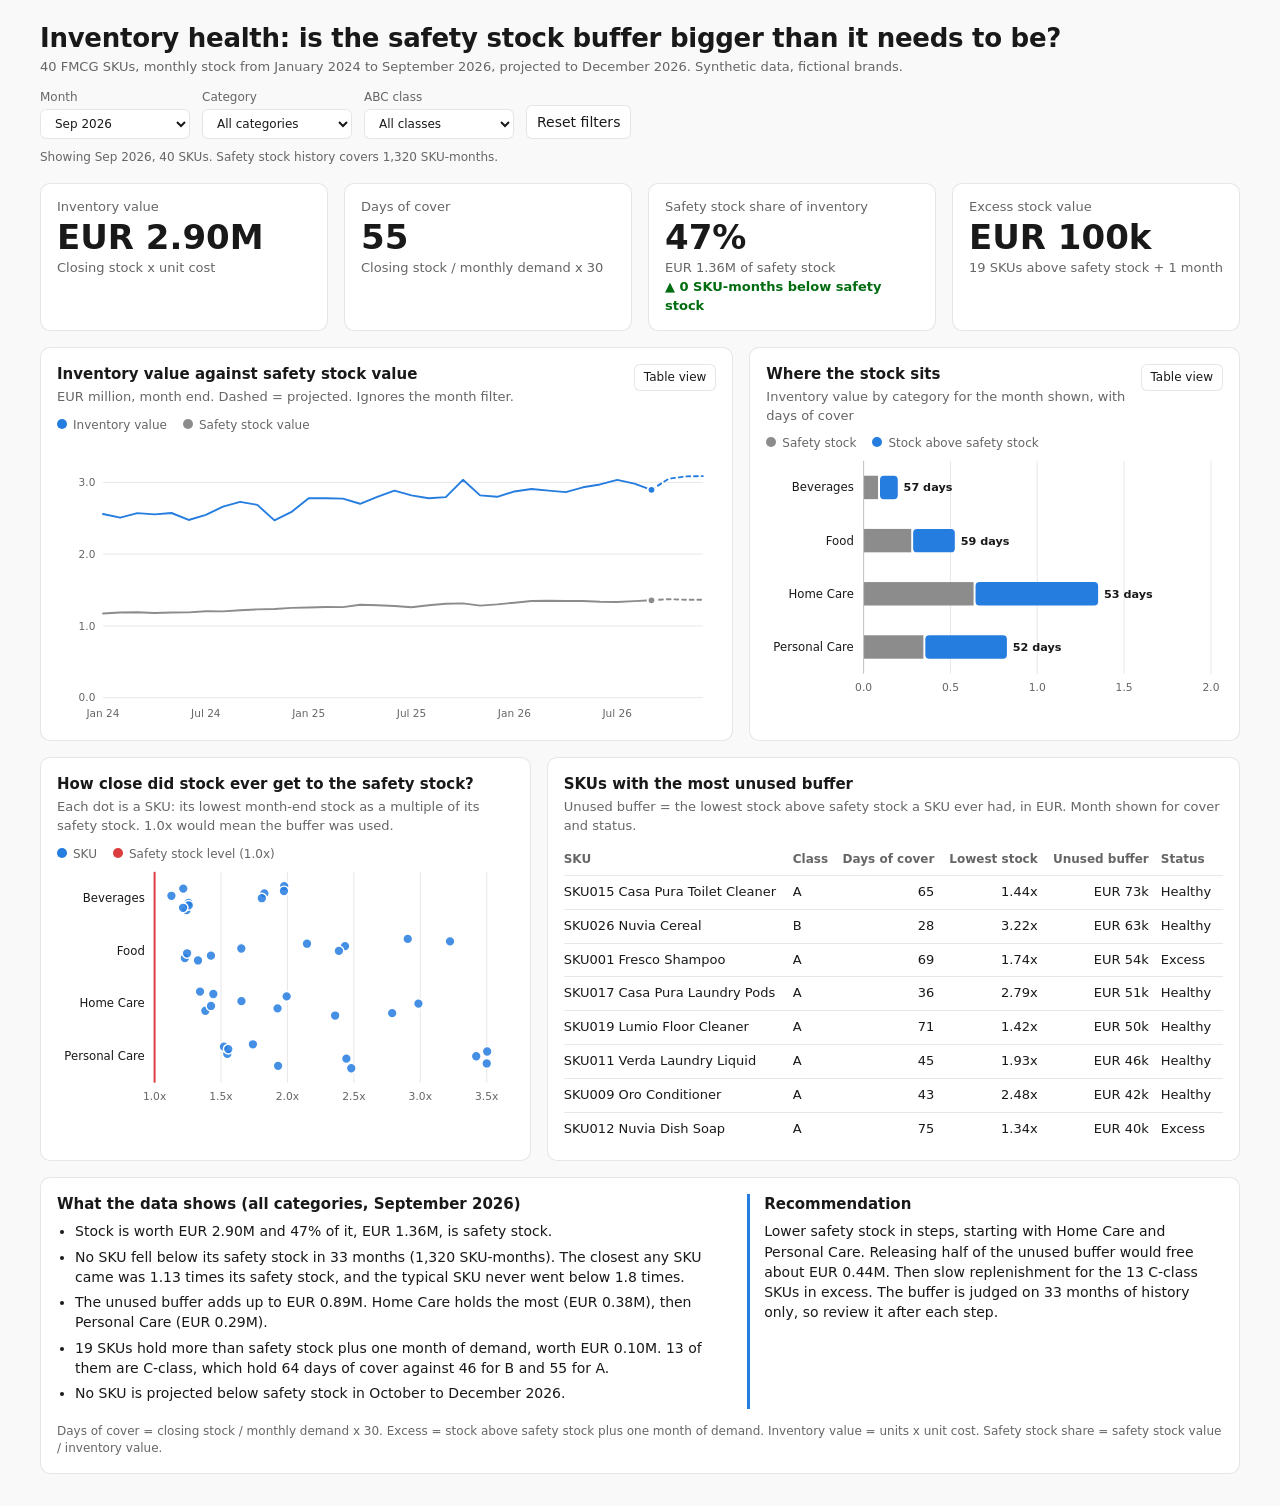
<file: project3/inventory_health_dashboard.html>
<!doctype html>
<html lang="en">
<head>
<meta charset="utf-8">
<meta name="viewport" content="width=device-width, initial-scale=1">
<title>Inventory health dashboard</title>
<style>
:root {
  color-scheme: light;
  --page: #f9f9f9; --surface: #ffffff; --ink: #191919; --ink2: #666666;
  --grid: #e7e7e7; --axis: #c2c2c2; --border: rgba(11,11,11,0.10); --wash: rgba(11,11,11,0.05);
  --s1: #257de0; --s2: #f47230; --s3: #00b894; --base: #8c8c8c; --good: #006c10; --bad: #dc3c3d;
}
@media (prefers-color-scheme: dark) {
  :root:where(:not([data-theme="light"])) {
    color-scheme: dark;
    --page: #0b0b0b; --surface: #191919; --ink: #efefef; --ink2: #9c9c9c;
    --grid: #303030; --axis: #474747; --border: rgba(255,255,255,0.10); --wash: rgba(255,255,255,0.07);
    --s1: #338ced; --s2: #e76624; --s3: #00a888; --base: #7a7a7a; --good: #53c556; --bad: #eb6263;
  }
}
* { box-sizing: border-box; }
body { margin: 0; background: var(--page); color: var(--ink); font: 14px/1.45 system-ui, -apple-system, "Segoe UI", sans-serif; }
.wrap { max-width: 1240px; margin: 0 auto; padding: 24px 20px 32px; }
h1 { font-size: 26px; line-height: 1.15; margin: 0 0 4px; font-weight: 650; letter-spacing: -0.01em; }
h2 { font-size: 15px; margin: 0; font-weight: 650; }
.sub { color: var(--ink2); margin: 2px 0 0; font-size: 13px; }
.top { display: flex; flex-wrap: wrap; gap: 12px 24px; justify-content: space-between; align-items: flex-end; }
.filters { display: flex; flex-wrap: wrap; gap: 12px; align-items: flex-end; }
.filters label { display: flex; flex-direction: column; gap: 3px; font-size: 12px; color: var(--ink2); }
select, button { font: inherit; color: var(--ink); background: var(--surface); border: 1px solid var(--border); border-radius: 6px; padding: 6px 10px; }
select { min-width: 150px; }
button { cursor: pointer; }
button:hover, select:hover { background: var(--wash); }
:focus-visible { outline: 3px solid var(--s1); outline-offset: 2px; }
.count { color: var(--ink2); font-size: 12px; margin: 10px 0 0; }

.kpis { display: grid; grid-template-columns: repeat(4, 1fr); gap: 16px; margin: 16px 0; }
.tile { background: var(--surface); border: 1px solid var(--border); border-radius: 10px; padding: 14px 16px; }
.tile .lab { color: var(--ink2); font-size: 13px; }
.tile .val { font-size: 34px; line-height: 1.15; font-weight: 650; margin: 2px 0; }
.tile .note { font-size: 13px; color: var(--ink2); }
.tile .note .up { color: var(--good); font-weight: 600; }
.tile .note .down { color: var(--bad); font-weight: 600; }

.grid { display: grid; grid-template-columns: repeat(12, 1fr); gap: 16px; }
.card { background: var(--surface); border: 1px solid var(--border); border-radius: 10px; padding: 16px; min-width: 0; }
.card header { display: flex; justify-content: space-between; gap: 12px; align-items: flex-start; }
.span5 { grid-column: span 5; } .span7 { grid-column: span 7; } .span12 { grid-column: span 12; }
.legend { display: flex; flex-wrap: wrap; gap: 6px 16px; margin: 10px 0 2px; color: var(--ink2); font-size: 12px; min-height: 18px; }
.legend i { display: inline-block; width: 10px; height: 10px; border-radius: 50%; margin-right: 6px; }
.body svg { display: block; width: 100%; height: auto; overflow: visible; }
.tick { fill: var(--ink2); font-size: 11px; }
.rowlab { fill: var(--ink); font-size: 12px; }
svg .vlab { fill: var(--ink); font-size: 11.5px; font-weight: 600; }
.gl { stroke: var(--grid); stroke-width: 1; }
.ax { stroke: var(--axis); stroke-width: 1; }
.toggle { font-size: 12px; padding: 4px 9px; white-space: nowrap; }
.ramp { display: flex; align-items: center; gap: 8px; color: var(--ink2); font-size: 12px; margin-top: 8px; flex-wrap: wrap; }
.ramp .bar { width: 110px; height: 10px; border-radius: 5px; background: linear-gradient(90deg, #cce3fd, #338ced, #0e3d7e); }
.ramp .box { display: inline-block; width: 14px; height: 10px; border: 2px solid var(--ink); border-radius: 3px; }

table { border-collapse: collapse; width: 100%; font-size: 13px; }
th, td { text-align: left; padding: 7px 10px 7px 0; border-bottom: 1px solid var(--grid); vertical-align: top; }
th { font-weight: 600; color: var(--ink2); font-size: 12px; }
td.n, th.n { text-align: right; font-variant-numeric: tabular-nums; padding-right: 12px; white-space: nowrap; }
.scroll { max-height: 300px; overflow: auto; overflow-x: auto; }

.findings { display: grid; grid-template-columns: 1.4fr 1fr; gap: 24px; }
.findings ul { margin: 6px 0 0; padding-left: 18px; }
.findings li { margin-bottom: 5px; }
.reco { border-left: 3px solid var(--s1); padding-left: 14px; }
.foot { color: var(--ink2); font-size: 12px; margin: 14px 0 0; }

#tip { position: fixed; z-index: 10; background: var(--surface); border: 1px solid var(--border); border-radius: 8px; padding: 8px 10px; font-size: 12px; line-height: 1.5; box-shadow: 0 4px 14px rgba(0,0,0,0.14); pointer-events: none; }
#tip[hidden] { display: none; }

@media (max-width: 900px) {
  .kpis { grid-template-columns: repeat(2, 1fr); }
  .span5, .span7 { grid-column: span 12; }
  .findings { grid-template-columns: 1fr; }
  .tile .val { font-size: 28px; }
  h1 { font-size: 22px; }
}
body.pdf .toggle, body.pdf #reset { display: none; }
body.pdf .scroll { max-height: none; overflow: visible; }
</style>
</head>
<body>
<div class="wrap">
  <div class="top">
    <div>
      <h1>Inventory health: is the safety stock buffer bigger than it needs to be?</h1>
      <p class="sub">40 FMCG SKUs, monthly stock from January 2024 to September 2026, projected to December 2026. Synthetic data, fictional brands.</p>
    </div>
    <div class="filters">
      <label>Month <select id="f-mon"></select></label>
      <label>Category <select id="f-cat"></select></label>
      <label>ABC class <select id="f-abc"></select></label>
      <button id="reset" type="button">Reset filters</button>
    </div>
  </div>
  <p class="count" id="count"></p>
  <div class="kpis" id="kpis"></div>
  <div class="grid">
    <section class="card span7" id="card-trend">
      <header><div><h2>Inventory value against safety stock value</h2><p class="sub">EUR million, month end. Dashed = projected. Ignores the month filter.</p></div><button class="toggle" type="button" aria-pressed="false">Table view</button></header>
      <div class="legend"><span><i style="background:var(--s1)"></i>Inventory value</span><span><i style="background:var(--base)"></i>Safety stock value</span></div>
      <div class="body"></div>
    </section>
    <section class="card span5" id="card-cat">
      <header><div><h2>Where the stock sits</h2><p class="sub">Inventory value by category for the month shown, with days of cover</p></div><button class="toggle" type="button" aria-pressed="false">Table view</button></header>
      <div class="legend"><span><i style="background:var(--base)"></i>Safety stock</span><span><i style="background:var(--s1)"></i>Stock above safety stock</span></div>
      <div class="body"></div>
    </section>
    <section class="card span5" id="card-dot">
      <header><div><h2>How close did stock ever get to the safety stock?</h2><p class="sub">Each dot is a SKU: its lowest month-end stock as a multiple of its safety stock. 1.0x would mean the buffer was used.</p></div></header>
      <div class="legend"><span><i style="background:var(--s1)"></i>SKU</span><span><i style="background:var(--bad)"></i>Safety stock level (1.0x)</span></div>
      <div class="body"></div>
    </section>
    <section class="card span7" id="card-sku">
      <header><div><h2>SKUs with the most unused buffer</h2><p class="sub">Unused buffer = the lowest stock above safety stock a SKU ever had, in EUR. Month shown for cover and status.</p></div></header>
      <div class="body scroll" style="margin-top:8px"></div>
    </section>
    <section class="card span12">
      <div class="findings">
        <div>
          <h2>What the data shows (all categories, September 2026)</h2>
          <ul>
            <li>Stock is worth EUR 2.90M and 47% of it, EUR 1.36M, is safety stock.</li>
            <li>No SKU fell below its safety stock in 33 months (1,320 SKU-months). The closest any SKU came was 1.13 times its safety stock, and the typical SKU never went below 1.8 times.</li>
            <li>The unused buffer adds up to EUR 0.89M. Home Care holds the most (EUR 0.38M), then Personal Care (EUR 0.29M).</li>
            <li>19 SKUs hold more than safety stock plus one month of demand, worth EUR 0.10M. 13 of them are C-class, which hold 64 days of cover against 46 for B and 55 for A.</li>
            <li>No SKU is projected below safety stock in October to December 2026.</li>
          </ul>
        </div>
        <div class="reco">
          <h2>Recommendation</h2>
          <p style="margin:6px 0 0">Lower safety stock in steps, starting with Home Care and Personal Care. Releasing half of the unused buffer would free about EUR 0.44M. Then slow replenishment for the 13 C-class SKUs in excess. The buffer is judged on 33 months of history only, so review it after each step.</p>
        </div>
      </div>
      <p class="foot">Days of cover = closing stock / monthly demand x 30. Excess = stock above safety stock plus one month of demand. Inventory value = units x unit cost. Safety stock share = safety stock value / inventory value.</p>
    </section>
  </div>
</div>
<div id="tip" hidden></div>
<script>
(function () {
  var D = {"m":["2024-01","2024-02","2024-03","2024-04","2024-05","2024-06","2024-07","2024-08","2024-09","2024-10","2024-11","2024-12","2025-01","2025-02","2025-03","2025-04","2025-05","2025-06","2025-07","2025-08","2025-09","2025-10","2025-11","2025-12","2026-01","2026-02","2026-03","2026-04","2026-05","2026-06","2026-07","2026-08","2026-09","2026-10","2026-11","2026-12"],"s":[{"id":"SKU001","d":"Fresco Shampoo","c":"Personal Care","a":"A","k":3.2},{"id":"SKU002","d":"Casa Pura Body Wash","c":"Personal Care","a":"C","k":1.63},{"id":"SKU003","d":"Zenta Deodorant","c":"Personal Care","a":"B","k":1.58},{"id":"SKU004","d":"Nuvia Toothpaste","c":"Personal Care","a":"C","k":2.68},{"id":"SKU005","d":"Oro Hand Cream","c":"Personal Care","a":"B","k":2.69},{"id":"SKU006","d":"Fresco Face Wash","c":"Personal Care","a":"B","k":3.23},{"id":"SKU007","d":"Zenta Shower Gel","c":"Personal Care","a":"B","k":2.98},{"id":"SKU008","d":"Fresco Mouthwash","c":"Personal Care","a":"C","k":1.75},{"id":"SKU009","d":"Oro Conditioner","c":"Personal Care","a":"A","k":2.02},{"id":"SKU010","d":"Fresco Soap Bar","c":"Personal Care","a":"B","k":1.53},{"id":"SKU011","d":"Verda Laundry Liquid","c":"Home Care","a":"A","k":2.58},{"id":"SKU012","d":"Nuvia Dish Soap","c":"Home Care","a":"A","k":3.32},{"id":"SKU013","d":"Fresco Surface Cleaner","c":"Home Care","a":"B","k":2.86},{"id":"SKU014","d":"Zenta Fabric Softener","c":"Home Care","a":"B","k":3.42},{"id":"SKU015","d":"Casa Pura Toilet Cleaner","c":"Home Care","a":"A","k":2.35},{"id":"SKU016","d":"Fresco Glass Cleaner","c":"Home Care","a":"B","k":3.05},{"id":"SKU017","d":"Casa Pura Laundry Pods","c":"Home Care","a":"A","k":2.97},{"id":"SKU018","d":"Aquaro Bleach","c":"Home Care","a":"B","k":1.45},{"id":"SKU019","d":"Lumio Floor Cleaner","c":"Home Care","a":"A","k":3.14},{"id":"SKU020","d":"Nuvia Air Freshener","c":"Home Care","a":"A","k":2.17},{"id":"SKU021","d":"Nuvia Pasta Sauce","c":"Food","a":"C","k":2.56},{"id":"SKU022","d":"Lumio Instant Noodles","c":"Food","a":"B","k":1.27},{"id":"SKU023","d":"Oro Soup Pack","c":"Food","a":"B","k":1.37},{"id":"SKU024","d":"Verda Ketchup","c":"Food","a":"C","k":1.92},{"id":"SKU025","d":"Oro Mayonnaise","c":"Food","a":"C","k":1.7},{"id":"SKU026","d":"Nuvia Cereal","c":"Food","a":"B","k":2.72},{"id":"SKU027","d":"Aquaro Biscuits","c":"Food","a":"C","k":2.59},{"id":"SKU028","d":"Nuvia Peanut Butter","c":"Food","a":"C","k":1.34},{"id":"SKU029","d":"Zenta Cooking Oil","c":"Food","a":"C","k":1.63},{"id":"SKU030","d":"Nuvia Spice Mix","c":"Food","a":"C","k":2.54},{"id":"SKU031","d":"Lumio Iced Tea","c":"Beverages","a":"C","k":1.14},{"id":"SKU032","d":"Verda Sparkling Water","c":"Beverages","a":"C","k":0.67},{"id":"SKU033","d":"Verda Orange Juice","c":"Beverages","a":"C","k":0.7},{"id":"SKU034","d":"Nuvia Energy Drink","c":"Beverages","a":"C","k":1.26},{"id":"SKU035","d":"Nuvia Cola","c":"Beverages","a":"C","k":1.72},{"id":"SKU036","d":"Fresco Ginger Ale","c":"Beverages","a":"C","k":1.25},{"id":"SKU037","d":"Zenta Cold Coffee","c":"Beverages","a":"C","k":1.09},{"id":"SKU038","d":"Aquaro Sports Drink","c":"Beverages","a":"C","k":1.17},{"id":"SKU039","d":"Aquaro Lemonade","c":"Beverages","a":"C","k":0.73},{"id":"SKU040","d":"Verda Tonic Water","c":"Beverages","a":"C","k":0.98}],"r":[[0,0,25646,42180,19459],[1,0,26504,41676,20918],[2,0,23702,49974,20755],[3,0,26014,47960,19871],[4,0,21709,48251,19673],[5,0,26102,44149,19882],[6,0,27123,43026,20444],[7,0,25083,47943,20636],[8,0,29398,44545,22128],[9,0,32126,46419,24070],[10,0,35569,48850,24172],[11,0,28249,56601,23499],[12,0,26029,56572,22887],[13,0,30698,49874,22028],[14,0,26239,51635,21452],[15,0,36179,39456,22674],[16,0,27573,51883,23802],[17,0,23780,60103,23018],[18,0,25295,56808,23412],[19,0,31713,51095,24780],[20,0,36858,50237,25911],[21,0,32257,59980,26065],[22,0,31575,60405,24539],[23,0,34512,51893,25168],[24,0,37284,52609,26017],[25,0,31370,61239,27446],[26,0,30548,66691,27692],[27,0,42055,56636,24803],[28,0,30815,57821,24391],[29,0,35521,50300,26154],[30,0,35045,57255,28596],[31,0,41929,59326,28875],[32,0,30782,70544,27592],[33,0,34679,63865,28352],[34,0,34300,65565,29263],[35,0,36579,66986,29263],[0,1,11672,29510,14223],[1,1,11083,28427,14427],[2,1,13704,29723,14182],[3,1,10033,29690,13734],[4,1,9476,30214,13239],[5,1,9977,30237,12689],[6,1,11182,24055,14055],[7,1,12169,26886,14139],[8,1,11868,30018,14258],[9,1,11373,28645,15755],[10,1,13064,30581,15005],[11,1,12044,28537,14459],[12,1,15512,28025,16009],[13,1,13998,29027,15796],[14,1,10615,33412,14413],[15,1,14800,28612,14212],[16,1,11254,27358,14082],[17,1,10396,31962,14748],[18,1,10462,31500,14810],[19,1,12363,29137,14124],[20,1,11272,27865,14477],[21,1,12197,30668,15187],[22,1,14459,26209,16936],[23,1,15686,30523,17812],[24,1,13266,37257,15734],[25,1,11573,30684,15713],[26,1,13361,32323,15971],[27,1,11860,35463,14533],[28,1,11823,28640,14521],[29,1,16749,26891,15566],[30,1,12489,29402,15798],[31,1,11455,32947,15885],[32,1,12149,30798,17212],[33,1,13747,37051,17965],[34,1,14939,37112,18002],[35,1,15002,37110,18002],[0,2,24898,25118,6536],[1,2,24526,26592,6355],[2,2,20197,30395,6568],[3,2,19898,30497,6565],[4,2,22814,27683,6293],[5,2,25122,24561,6252],[6,2,22927,25634,6613],[7,2,21277,30357,6873],[8,2,21799,32558,6997],[9,2,30822,23736,6781],[10,2,26736,27000,7178],[11,2,27470,29530,8219],[12,2,28223,35307,7897],[13,2,25231,36076,7224],[14,2,23585,32491,7158],[15,2,21965,34526,7552],[16,2,23522,35004,7472],[17,2,19830,39174,6943],[18,2,23694,31480,7056],[19,2,25797,29683,7984],[20,2,24915,36768,8404],[21,2,23239,41529,8143],[22,2,26466,37063,8214],[23,2,28159,34904,8131],[24,2,26187,36717,7954],[25,2,25257,37460,7817],[26,2,33416,28044,7975],[27,2,27394,34650,7769],[28,2,25890,34760,7872],[29,2,24556,36204,8218],[30,2,24013,40191,7976],[31,2,23317,38874,7827],[32,2,27527,33347,8017],[33,2,25683,37664,8361],[34,2,27764,37900,8392],[35,2,27974,37926,8392],[0,3,8566,19699,9739],[1,3,8937,20762,9727],[2,3,9207,21555,9945],[3,3,7513,19042,10050],[4,3,7303,21739,9926],[5,3,8061,18678,9223],[6,3,7167,21511,9953],[7,3,9462,22049,10866],[8,3,9007,23042,10675],[9,3,8375,24667,10294],[10,3,10551,19116,10733],[11,3,11299,17817,11707],[12,3,8565,24252,11934],[13,3,11405,22847,11717],[14,3,9992,22855,10895],[15,3,8181,24674,10688],[16,3,10348,19326,10718],[17,3,9427,19899,11053],[18,3,8460,21439,11402],[19,3,9370,22069,11159],[20,3,9292,22777,11735],[21,3,9589,23188,12758],[22,3,11003,27185,12698],[23,3,11334,25851,13015],[24,3,11503,24348,13352],[25,3,10640,28708,12322],[26,3,9700,24008,12326],[27,3,9159,24849,12469],[28,3,8523,26326,11720],[29,3,12466,18860,11606],[30,3,10975,22885,12002],[31,3,8626,24259,12294],[32,3,10488,23771,12817],[33,3,10375,28396,13541],[34,3,10986,27410,13900],[35,3,11583,25827,13900],[0,4,12656,17948,4149],[1,4,13492,18456,4018],[2,4,12303,19153,3699],[3,4,14118,15035,3723],[4,4,12298,16737,3787],[5,4,13272,16465,3894],[6,4,15635,14830,4335],[7,4,12955,20875,4386],[8,4,11065,22810,4236],[9,4,12720,20090,4122],[10,4,15482,16608,3955],[11,4,13774,16834,4237],[12,4,14164,18670,4338],[13,4,12874,20796,4254],[14,4,13659,19137,4185],[15,4,14350,17787,4371],[16,4,14120,19667,4654],[17,4,14459,22208,4404],[18,4,15349,18859,4096],[19,4,13704,18155,4255],[20,4,15202,17953,4657],[21,4,12838,23115,4627],[22,4,14217,21898,4391],[23,4,13804,20094,4289],[24,4,15532,17562,4488],[25,4,13640,20922,4847],[26,4,17599,20323,4736],[27,4,16053,20270,4520],[28,4,12169,23101,4651],[29,4,13589,22512,4696],[30,4,14079,22433,4677],[31,4,17489,18944,4490],[32,4,14767,20177,4546],[33,4,14105,21072,4877],[34,4,16204,21868,4892],[35,4,16307,21561,4892],[0,5,12342,25378,10590],[1,5,13058,24320,9850],[2,5,11215,25105,9730],[3,5,9668,25437,9524],[4,5,10168,23269,9072],[5,5,13350,19919,8930],[6,5,10035,21884,8984],[7,5,10499,21385,9385],[8,5,12178,21207,9816],[9,5,10786,24421,10124],[10,5,16361,20060,10395],[11,5,11177,26883,10748],[12,5,13326,25557,10521],[13,5,10607,26950,9608],[14,5,12712,22238,9118],[15,5,10496,21742,9852],[16,5,11523,24219,9777],[17,5,11114,23105,8953],[18,5,11278,21827,9319],[19,5,10341,23486,9610],[20,5,14425,21061,10726],[21,5,12485,26576,10966],[22,5,16740,21836,10603],[23,5,11504,26332,10394],[24,5,11801,26531,10464],[25,5,14480,24051,10527],[26,5,12169,25882,9878],[27,5,11549,24333,10131],[28,5,10798,25535,9808],[29,5,10689,24846,9525],[30,5,14390,20456,10243],[31,5,10874,25582,10904],[32,5,12162,27420,11653],[33,5,13714,27706,11361],[34,5,15418,26288,10388],[35,5,12985,25303,10388],[0,6,19504,39655,24203],[1,6,18419,41236,24513],[2,6,16288,43948,24285],[3,6,15167,44781,23513],[4,6,15718,42063,22642],[5,6,14817,40246,21331],[6,6,17723,34523,22203],[7,6,15215,39308,23820],[8,6,17001,41307,26095],[9,6,17558,46749,25967],[10,6,22311,41438,25966],[11,6,17585,45853,26893],[12,6,16029,49824,25528],[13,6,16253,46571,23883],[14,6,19240,39331,23566],[15,6,18970,38361,24378],[16,6,14899,44462,25276],[17,6,18258,43204,24935],[18,6,15201,46003,24043],[19,6,18882,40121,24398],[20,6,17893,42228,26375],[21,6,18576,45652,27989],[22,6,20904,47748,26116],[23,6,17745,46003,25026],[24,6,17943,43060,26408],[25,6,18559,46501,26761],[26,6,16734,48767,24749],[27,6,17201,43566,24269],[28,6,15510,44056,23808],[29,6,15994,42062,23407],[30,6,16847,40215,24193],[31,6,15860,43355,25455],[32,6,19520,42835,27424],[33,6,19267,47568,27187],[34,6,19910,46658,26501],[35,6,18929,45729,26501],[0,7,11078,21989,6249],[1,7,16054,15935,6281],[2,7,11694,24241,6369],[3,7,10588,23653,5972],[4,7,9846,23807,5701],[5,7,10107,18700,5746],[6,7,9583,24117,5969],[7,7,14245,19872,6139],[8,7,12040,22832,6157],[9,7,12598,20234,6236],[10,7,12911,22323,6312],[11,7,11578,20745,7088],[12,7,14510,21235,7102],[13,7,13469,22766,6182],[14,7,12505,20261,6155],[15,7,11821,23440,6034],[16,7,11335,22105,5587],[17,7,12061,20044,6126],[18,7,11461,23583,6296],[19,7,11328,22255,6068],[20,7,13472,18783,6596],[21,7,14466,19317,6603],[22,7,15057,19260,6878],[23,7,12413,26847,7403],[24,7,14187,27660,7128],[25,7,14849,22811,6785],[26,7,14239,23572,6705],[27,7,13858,19714,6627],[28,7,13566,21148,6561],[29,7,12819,23329,6459],[30,7,16456,16873,6905],[31,7,13876,22997,7316],[32,7,14974,23023,7323],[33,7,14405,23618,7296],[34,7,14888,23730,7149],[35,7,14298,24432,7149],[0,8,28630,34405,12506],[1,8,24055,40350,12536],[2,8,24969,39381,12566],[3,8,26611,36770,12362],[4,8,24359,38411,13005],[5,8,24180,42231,14490],[6,8,23127,51104,14454],[7,8,26821,46283,13772],[8,8,26520,43763,13484],[9,8,24603,43160,13628],[10,8,28636,40524,14267],[11,8,35168,37356,14310],[12,8,27286,46070,13954],[13,8,29068,41002,14230],[14,8,27649,45353,14616],[15,8,30792,42561,14044],[16,8,24849,45712,13119],[17,8,24097,41615,13733],[18,8,34475,35140,14167],[19,8,25468,45672,13610],[20,8,24876,44796,13974],[21,8,28521,42275,15494],[22,8,34338,43937,15588],[23,8,27643,52294,14700],[24,8,26991,47303,14917],[25,8,29391,45912,15308],[26,8,30319,47593,14832],[27,8,28083,47510,13782],[28,8,27184,42326,14671],[29,8,27988,46338,14831],[30,8,26298,48040,13667],[31,8,27561,42479,14146],[32,8,29627,42852,15789],[33,8,29167,51685,15811],[34,8,33988,45697,14628],[35,8,29257,44440,14628],[0,9,19875,25088,5981],[1,9,19078,28010,5675],[2,9,21412,22598,6106],[3,9,16136,32462,6088],[4,9,19969,28493,6027],[5,9,16866,29627,5973],[6,9,18556,29071,5595],[7,9,22191,20880,5938],[8,9,17784,29096,6387],[9,9,19054,30042,6459],[10,9,23721,26321,6246],[11,9,17641,30680,6280],[12,9,19785,28895,6421],[13,9,17176,33719,5995],[14,9,19020,28699,5735],[15,9,17195,27504,5718],[16,9,18363,27141,5675],[17,9,23125,22016,6161],[18,9,18420,29596,6128],[19,9,19169,28427,5975],[20,9,17412,29015,6500],[21,9,19360,31655,6356],[22,9,21178,28477,6009],[23,9,20183,26294,5999],[24,9,17867,28427,6055],[25,9,24965,21462,6080],[26,9,19885,27577,6075],[27,9,21289,26288,6683],[28,9,19065,33223,6397],[29,9,15890,33333,5846],[30,9,20178,25155,5593],[31,9,19613,23542,5738],[32,9,22366,23176,6615],[33,9,20773,30403,6786],[34,9,23328,29075,6574],[35,9,21914,29161,6574],[0,10,28942,40536,14425],[1,10,32711,37825,14663],[2,10,37942,34883,14778],[3,10,29809,35074,15207],[4,10,37069,38005,15099],[5,10,39809,33196,15198],[6,10,31943,36253,15144],[7,10,29346,46907,16208],[8,10,31582,45325,16389],[9,10,35442,49883,16217],[10,10,36496,43387,15827],[11,10,39372,39015,16566],[12,10,32211,41804,16964],[13,10,38871,47933,17495],[14,10,39050,43883,18178],[15,10,37357,46526,18801],[16,10,50069,41457,18277],[17,10,35469,50988,17419],[18,10,36366,59622,17441],[19,10,38051,51571,18270],[20,10,34841,51730,19063],[21,10,45304,51426,19146],[22,10,52787,38639,20066],[23,10,43903,39736,20228],[24,10,39448,60288,20839],[25,10,45461,59827,21177],[26,10,55239,49588,21221],[27,10,44092,50496,21799],[28,10,60685,44811,21296],[29,10,49527,45284,21467],[30,10,48564,51720,21102],[31,10,37383,64337,22380],[32,10,45909,68428,23192],[33,10,42357,71071,24198],[34,10,49921,71150,23436],[35,10,46873,74277,23436],[0,11,22993,56859,32300],[1,11,22571,54288,32731],[2,11,28765,50523,32629],[3,11,27469,48054,32783],[4,11,22255,55799,32363],[5,11,29142,51657,31899],[6,11,27281,49376,32132],[7,11,20494,53882,31809],[8,11,21049,62833,31856],[9,11,25292,57541,32135],[10,11,30125,47416,32623],[11,11,21198,51218,34260],[12,11,22145,64073,34598],[13,11,24860,64213,35758],[14,11,25060,59153,36099],[15,11,27254,61899,36620],[16,11,27382,59517,35608],[17,11,27157,62360,33447],[18,11,22153,65207,31861],[19,11,21692,63515,32994],[20,11,20045,58470,32916],[21,11,22748,65722,32472],[22,11,25899,54823,31288],[23,11,22842,56981,32348],[24,11,25531,51450,34023],[25,11,25610,50840,35532],[26,11,27257,58583,36420],[27,11,30101,58482,36720],[28,11,28359,60123,36584],[29,11,35341,54782,36641],[30,11,32606,47176,35149],[31,11,25735,61441,34790],[32,11,24619,61822,34548],[33,11,23116,63706,35641],[34,11,24976,63730,36316],[35,11,25940,62790,36316],[0,12,20413,34187,16445],[1,12,22548,32639,16708],[2,12,23730,31909,16609],[3,12,20549,35360,16581],[4,12,21636,36724,15917],[5,12,27483,30241,16166],[6,12,21995,26246,15870],[7,12,19163,36083,16386],[8,12,21149,35934,16059],[9,12,17829,39105,16201],[10,12,23801,35304,16902],[11,12,23033,30271,18000],[12,12,25992,31279,18726],[13,12,24146,36133,18702],[14,12,25603,39530,19284],[15,12,23776,39754,19687],[16,12,26401,42353,19835],[17,12,33542,33811,19151],[18,12,23455,37356,18762],[19,12,27374,40982,18668],[20,12,22265,39717,18364],[21,12,24057,42660,19127],[22,12,24984,38676,19068],[23,12,22221,44455,19636],[24,12,23106,45349,19003],[25,12,26313,44036,19872],[26,12,27425,36611,21018],[27,12,26371,41240,21302],[28,12,29039,45201,21319],[29,12,23821,48380,19922],[30,12,25451,52929,19600],[31,12,24018,45911,19278],[32,12,25659,44252,19037],[33,12,23347,42905,19217],[34,12,25069,42836,18379],[35,12,22974,43862,18379],[0,13,16696,39674,23799],[1,13,17411,36263,24184],[2,13,15633,42630,25076],[3,13,18423,42207,23038],[4,13,17486,44721,23044],[5,13,16470,40251,22254],[6,13,19556,36695,21964],[7,13,16160,34535,21917],[8,13,16165,38370,21936],[9,13,17038,37332,22933],[10,13,21126,32206,23300],[11,13,15272,36934,23226],[12,13,16643,42291,23528],[13,13,17051,41240,23745],[14,13,18376,38864,23974],[15,13,19051,37813,24522],[16,13,20247,37566,24979],[17,13,17440,40126,25454],[18,13,23104,39022,24980],[19,13,16683,40339,25583],[20,13,17439,44900,25075],[21,13,18761,46139,24533],[22,13,18287,41852,23500],[23,13,16569,43283,24036],[24,13,17542,41741,24883],[25,13,18623,41118,25839],[26,13,21263,39855,26110],[27,13,19475,42380,27135],[28,13,19337,45043,26456],[29,13,20088,46955,26244],[30,13,19011,45944,25004],[31,13,19211,44733,24405],[32,13,21412,39321,23837],[33,13,17801,37520,23295],[34,13,16767,40753,23115],[35,13,16511,40242,23115],[0,14,52744,115894,69620],[1,14,50022,117872,71797],[2,14,49964,119908,71155],[3,14,57995,117913,67811],[4,14,56513,109400,69970],[5,14,55569,101831,70613],[6,14,51543,114288,69584],[7,14,44800,127488,64519],[8,14,47691,127797,63457],[9,14,44949,110848,65658],[10,14,49724,105124,68004],[11,14,50391,106733,71417],[12,14,50620,114113,73153],[13,14,48369,125744,76006],[14,14,59576,122168,75153],[15,14,60802,119366,78679],[16,14,47040,130326,76294],[17,14,53795,146531,74204],[18,14,64598,121933,68033],[19,14,47240,122693,68364],[20,14,47021,119672,68518],[21,14,44951,124721,67452],[22,14,44986,125735,66304],[23,14,44726,123009,70476],[24,14,46830,118179,75376],[25,14,54258,121921,76935],[26,14,69281,114640,76567],[27,14,58635,114005,78130],[28,14,48872,133133,79907],[29,14,47560,149573,75754],[30,14,52989,152584,68964],[31,14,54702,131882,63094],[32,14,51888,111994,64598],[33,14,44964,103030,65423],[34,14,42613,116417,71187],[35,14,50848,113569,71187],[0,15,13691,18844,4484],[1,15,14218,22626,4377],[2,15,16079,20547,4676],[3,15,16087,16460,4824],[4,15,17775,18685,5120],[5,15,18299,18386,5130],[6,15,20973,17413,4959],[7,15,14554,22859,4754],[8,15,16400,24459,4637],[9,15,13932,22527,4557],[10,15,14020,24507,4428],[11,15,13699,22808,4299],[12,15,14689,22119,4335],[13,15,13408,20711,4529],[14,15,14881,19830,4583],[15,15,16275,19555,4838],[16,15,14919,20636,4816],[17,15,17304,21332,4744],[18,15,13316,24016,4432],[19,15,14556,25460,4346],[20,15,11831,23629,4344],[21,15,12853,24776,4430],[22,15,17555,19221,4402],[23,15,16342,14879,4622],[24,15,18600,14279,4782],[25,15,16354,15925,4934],[26,15,18111,19814,4960],[27,15,16999,20815,4756],[28,15,14204,24611,4607],[29,15,15464,23147,4234],[30,15,13754,23393,4094],[31,15,15262,18131,4276],[32,15,12811,17320,4781],[33,15,13185,22135,5194],[34,15,16125,24010,5550],[35,15,18499,23511,5550],[0,16,30140,32943,9265],[1,16,40328,26615,9545],[2,16,33823,28792,9511],[3,16,31992,40800,9358],[4,16,31308,41492,9255],[5,16,30524,42968,8900],[6,16,30176,42792,8472],[7,16,32661,36131,8554],[8,16,28007,34124,8848],[9,16,35659,30465,9191],[10,16,34497,27968,9709],[11,16,27296,40672,9876],[12,16,36563,44109,10013],[13,16,31240,40869,9649],[14,16,38050,42819,9657],[15,16,37993,30826,9585],[16,16,33554,35272,9730],[17,16,35125,38147,9585],[18,16,37296,34851,9965],[19,16,36604,32247,10148],[20,16,30333,43914,10003],[21,16,30481,51433,10129],[22,16,45069,36364,9824],[23,16,29629,36735,10449],[24,16,38127,40608,10467],[25,16,35827,42781,11057],[26,16,37971,42810,10986],[27,16,36988,47822,11083],[28,16,42432,43390,10881],[29,16,35800,45590,10622],[30,16,33598,51992,10019],[31,16,42430,41562,10547],[32,16,31521,38041,10915],[33,16,31729,54312,11613],[34,16,41094,49218,10897],[35,16,36323,50895,10897],[0,17,17156,26832,8607],[1,17,18792,26040,8641],[2,17,20889,21151,9224],[3,17,21518,19633,9845],[4,17,21273,22360,9950],[5,17,25172,23188,9276],[6,17,18681,26507,8722],[7,17,17679,28828,8701],[8,17,14060,30768,8528],[9,17,19214,29554,8570],[10,17,18569,22985,8827],[11,17,17388,25597,9197],[12,17,18608,26989,9771],[13,17,21724,25265,9979],[14,17,18521,28744,10440],[15,17,21439,31305,10038],[16,17,18162,35143,9598],[17,17,18995,34148,8822],[18,17,18458,31690,8818],[19,17,17507,26183,8895],[20,17,19829,26354,8847],[21,17,17597,26757,8635],[22,17,17087,27670,8727],[23,17,17022,26648,8860],[24,17,19589,25059,9501],[25,17,19037,24022,9890],[26,17,22146,25876,10312],[27,17,25278,22598,10186],[28,17,19421,29177,9928],[29,17,22466,30711,9937],[30,17,19971,28740,9498],[31,17,19048,31692,9067],[32,17,18244,29448,8749],[33,17,17276,28172,8804],[34,17,17180,26992,9018],[35,17,18037,26955,9018],[0,18,23715,68882,36238],[1,18,23379,68503,36371],[2,18,26198,65305,35595],[3,18,24050,64255,35586],[4,18,35829,52426,35061],[5,18,23584,52842,35562],[6,18,24498,62344,35378],[7,18,25425,61919,34222],[8,18,24720,61199,34542],[9,18,23387,59812,33932],[10,18,28678,57134,33317],[11,18,23111,55023,32743],[12,18,23602,58421,33210],[13,18,26384,53037,36774],[14,18,25107,52930,37149],[15,18,26418,64512,37777],[16,18,26202,64310,34917],[17,18,26820,66490,34751],[18,18,22661,60829,33767],[19,18,25940,60889,33593],[20,18,21201,59688,32661],[21,18,21421,63267,32325],[22,18,28088,53179,32522],[23,18,22586,51593,33305],[24,18,23953,56640,34283],[25,18,24627,57013,35177],[26,18,28618,55395,36589],[27,18,28929,53466,36349],[28,18,25510,60956,35653],[29,18,25055,63901,33195],[30,18,23345,64556,32255],[31,18,24204,57352,32140],[32,18,22890,54462,32627],[33,18,22100,56362,33471],[34,18,24683,56679,32386],[35,18,23133,57546,32386],[0,19,23704,28324,6414],[1,19,23781,24543,6733],[2,19,23699,24844,6951],[3,19,34356,16488,6989],[4,19,22326,20162,6809],[5,19,20879,35283,6545],[6,19,20083,35200,6363],[7,19,21185,32015,6275],[8,19,20274,29741,6115],[9,19,25120,24621,6440],[10,19,26165,16456,6779],[11,19,24516,21940,7179],[12,19,28080,23860,7797],[13,19,23133,28727,7812],[14,19,26356,36371,7637],[15,19,30112,30259,6984],[16,19,22978,31281,6861],[17,19,23664,31617,6690],[18,19,27014,26603,6847],[19,19,23094,23509,6984],[20,19,24504,29005,7220],[21,19,21891,31114,7362],[22,19,21512,37602,7233],[23,19,25380,34222,7308],[24,19,23244,30978,7338],[25,19,24299,34679,7386],[26,19,22335,34344,7349],[27,19,29767,30577,7293],[28,19,31572,21005,7289],[29,19,20853,28152,7415],[30,19,20980,39172,7021],[31,19,26104,35068,6827],[32,19,23192,29876,6699],[33,19,21502,32374,6823],[34,19,21926,30448,7068],[35,19,23559,30889,7068],[0,20,6821,14098,3633],[1,20,6695,15403,3550],[2,20,6280,13123,3455],[3,20,6797,12326,3530],[4,20,6045,12281,3577],[5,20,6556,13725,3598],[6,20,6831,12894,3840],[7,20,6567,12327,4038],[8,20,7303,13024,4166],[9,20,6926,14098,4172],[10,20,9600,14498,4086],[11,20,8800,11698,4120],[12,20,7805,13893,4090],[13,20,7893,14000,3963],[14,20,7370,14630,3856],[15,20,6234,14396,3785],[16,20,6913,15483,3813],[17,20,7492,13991,3878],[18,20,7304,12687,3933],[19,20,6621,14066,4257],[20,20,8364,13702,4517],[21,20,8031,13671,4683],[22,20,10524,13147,4735],[23,20,9400,13747,4721],[24,20,8929,16818,4569],[25,20,9773,15045,4417],[26,20,8795,14250,4283],[27,20,7749,14501,4315],[28,20,8651,13850,4288],[29,20,8566,13284,4428],[30,20,8861,14423,4596],[31,20,9460,12963,5027],[32,20,10124,12839,5276],[33,20,9462,17377,5549],[34,20,11208,18169,5494],[35,20,10988,17181,5494],[0,21,14976,34381,20807],[1,21,14511,34870,20704],[2,21,13845,38025,20001],[3,21,11223,40802,19142],[4,21,15800,36002,19142],[5,21,13470,31532,19546],[6,21,11831,35701,20074],[7,21,14847,34854,21172],[8,21,14814,34040,22352],[9,21,15697,36343,23732],[10,21,21031,34312,24089],[11,21,15278,39034,24270],[12,21,15820,45214,22626],[13,21,13590,47624,21960],[14,21,14553,43071,21330],[15,21,13810,41261,21688],[16,21,13689,39572,21526],[17,21,13618,40954,21600],[18,21,13760,41194,22676],[19,21,14771,39423,24713],[20,21,17677,39746,25670],[21,21,15464,45282,26344],[22,21,20292,44990,25098],[23,21,18300,44690,25826],[24,21,20578,40112,25493],[25,21,21142,39970,25566],[26,21,14145,45825,24458],[27,21,17350,49475,23587],[28,21,15270,45205,23207],[29,21,13916,45289,24047],[30,21,15806,43483,25081],[31,21,18021,42462,27113],[32,21,18388,43074,28596],[33,21,18232,48842,30132],[34,21,21297,50545,30449],[35,21,21749,51796,30449],[0,22,17052,13668,4704],[1,22,19842,13826,4710],[2,22,14177,19649,4343],[3,22,9925,27724,4207],[4,22,10439,29285,3982],[5,22,14566,22719,3984],[6,22,11579,19140,4067],[7,22,11752,21388,4420],[8,22,15047,18341,4806],[9,22,13114,21227,5063],[10,22,14873,26354,5386],[11,22,15191,27163,5333],[12,22,14340,30823,5051],[13,22,16081,28742,4419],[14,22,13746,26996,4386],[15,22,13588,21408,4338],[16,22,15192,20216,4357],[17,22,12455,21761,4304],[18,22,12950,22811,4430],[19,22,12417,22394,4690],[20,22,15403,20991,4872],[21,22,18862,18129,5031],[22,22,17717,18412,5207],[23,22,18239,20173,5229],[24,22,15619,24554,5146],[25,22,17098,25456,5014],[26,22,15019,26437,4803],[27,22,14634,25803,4802],[28,22,15771,24032,4604],[29,22,15883,22149,4789],[30,22,13793,22356,5248],[31,22,17497,22859,5762],[32,22,16097,24762,5959],[33,22,20499,28263,5863],[34,22,19912,26351,5753],[35,22,19176,27175,5753],[0,23,9643,25303,12783],[1,23,9620,27683,12241],[2,23,9236,26447,11636],[3,23,7917,26530,11888],[4,23,8705,25825,11968],[5,23,10421,23404,11824],[6,23,10697,22707,12518],[7,23,8464,22243,13458],[8,23,9350,26893,14179],[9,23,13163,25730,14206],[10,23,12636,25094,14529],[11,23,10791,26303,14567],[12,23,11806,28497,13992],[13,23,11803,28694,13506],[14,23,9676,29018,13278],[15,23,9365,29653,13682],[16,23,11103,26550,13028],[17,23,10037,28513,13196],[18,23,9271,27242,13592],[19,23,8687,28555,14754],[20,23,11882,28673,15135],[21,23,10531,30142,15170],[22,23,12717,31425,15189],[23,23,10486,30939,14984],[24,23,10293,32646,14653],[25,23,11454,31192,14257],[26,23,11200,29992,14129],[27,23,9889,30103,13382],[28,23,8820,31283,12506],[29,23,8758,30525,12399],[30,23,9282,27243,13134],[31,23,10348,24895,14600],[32,23,10761,26134,15288],[33,23,11948,30186,15764],[34,23,13255,28931,15622],[35,23,13018,29913,15622],[0,24,5245,21479,13569],[1,24,5608,21871,12940],[2,24,5559,21312,12910],[3,24,5188,20124,12500],[4,24,4592,21532,12333],[5,24,4815,20717,12569],[6,24,4657,20060,13075],[7,24,4828,20232,13866],[8,24,5431,20801,14288],[9,24,5382,22419,14171],[10,24,6630,21789,14162],[11,24,6917,20872,13904],[12,24,6066,20806,14185],[13,24,5433,21373,13479],[14,24,5163,23210,12720],[15,24,6027,21183,11980],[16,24,4967,19216,11957],[17,24,5405,18811,12183],[18,24,5002,18809,12429],[19,24,4782,19027,13179],[20,24,6057,18970,14391],[21,24,6146,19824,15454],[22,24,7855,20969,15471],[23,24,6990,21979,14846],[24,24,5828,24151,14666],[25,24,7199,22952,14506],[26,24,6476,21476,14464],[27,24,5897,22579,13713],[28,24,5086,23493,13267],[29,24,4959,22534,13141],[30,24,5859,20675,14408],[31,24,5665,20010,16298],[32,24,5608,23402,17121],[33,24,7586,25816,17337],[34,24,8282,25534,16454],[35,24,7479,26055,16454],[0,25,23306,36769,7223],[1,25,22320,34449,7186],[2,25,22099,37350,7317],[3,25,24549,32801,6998],[4,25,18637,39164,6943],[5,25,21702,37462,6814],[6,25,21037,36425,7144],[7,25,23266,33159,7444],[8,25,21805,36354,7803],[9,25,23067,38287,7921],[10,25,25880,37407,8124],[11,25,27838,34569,8317],[12,25,31097,33472,8567],[13,25,27843,35629,8134],[14,25,22741,47888,7883],[15,25,21087,46801,7404],[16,25,23833,42968,7520],[17,25,24388,33580,7560],[18,25,22293,36287,7733],[19,25,26863,34424,8277],[20,25,24800,34624,8825],[21,25,28232,41392,9472],[22,25,31366,40026,9604],[23,25,30601,44425,9363],[24,25,27721,51704,8902],[25,25,28433,48271,8415],[26,25,26907,46364,8233],[27,25,22597,43767,8016],[28,25,23544,45223,8076],[29,25,21949,43274,8268],[30,25,23322,44952,8870],[31,25,30394,39558,9725],[32,25,35944,33614,10426],[33,25,31976,41638,10843],[34,25,36178,50460,10832],[35,25,36108,49352,10832],[0,26,9482,18883,5557],[1,26,13050,15833,5511],[2,26,9484,21349,5163],[3,26,10672,20677,4919],[4,26,10812,14865,4804],[5,26,8460,16405,4751],[6,26,9239,17166,5087],[7,26,10186,16980,5457],[8,26,10206,16774,5886],[9,26,11385,20389,6040],[10,26,15245,15144,6343],[11,26,11322,18822,6225],[12,26,11287,22535,6276],[13,26,10836,21699,5950],[14,26,11528,25171,5770],[15,26,10644,19527,5549],[16,26,11303,23224,5518],[17,26,9450,18774,5782],[18,26,12280,21494,6066],[19,26,12676,18818,6600],[20,26,12370,21448,6785],[21,26,11016,25432,6914],[22,26,15964,24468,6684],[23,26,13842,20626,6860],[24,26,13375,22251,6727],[25,26,12983,24268,6629],[26,26,12257,22011,6246],[27,26,11917,25094,6366],[28,26,11510,23584,6466],[29,26,12788,20796,6770],[30,26,12365,23431,6787],[31,26,12645,25786,7230],[32,26,13688,22098,7484],[33,26,13413,23685,7872],[34,26,16068,27617,7710],[35,26,15421,27196,7710],[0,27,4054,15247,9038],[1,27,3534,16713,8795],[2,27,3819,17894,8086],[3,27,3944,13950,7986],[4,27,3143,15807,7876],[5,27,3244,12563,8067],[6,27,3409,14154,8672],[7,27,3518,15636,9253],[8,27,3620,17016,9712],[9,27,3940,18076,9776],[10,27,4233,18843,9635],[11,27,4187,19656,9814],[12,27,4732,14924,9938],[13,27,4484,15440,9669],[14,27,3734,16706,9082],[15,27,3449,18257,8573],[16,27,3789,14468,8314],[17,27,3112,16356,8358],[18,27,3051,18305,8594],[19,27,3543,14762,9335],[20,27,3997,15765,10044],[21,27,5074,15691,10784],[22,27,5665,15026,11158],[23,27,5457,14569,10979],[24,27,4395,20174,10454],[25,27,3962,21212,9893],[26,27,5297,15915,9545],[27,27,3454,17461,9327],[28,27,4453,18008,9147],[29,27,3707,14301,9197],[30,27,3595,15706,10108],[31,27,3447,17259,11185],[32,27,4634,17625,12247],[33,27,5443,17182,12383],[34,27,5616,21566,12410],[35,27,5641,20925,12410],[0,28,5033,8253,2539],[1,28,4239,10014,2470],[2,28,4246,9768,2330],[3,28,3867,9901,2173],[4,28,3756,10145,2084],[5,28,3657,8488,2023],[6,28,3844,8644,2097],[7,28,4073,6571,2239],[8,28,4576,7995,2464],[9,28,4737,7258,2682],[10,28,5922,7336,2694],[11,28,5266,8070,2664],[12,28,4543,9527,2503],[13,28,4463,11064,2442],[14,28,4805,8259,2297],[15,28,4023,10236,2240],[16,28,4143,8093,2225],[17,28,4012,8081,2278],[18,28,4316,7765,2368],[19,28,4635,7130,2611],[20,28,4819,8311,2853],[21,28,5670,8641,3000],[22,28,8019,6622,3084],[23,28,6324,8298,3076],[24,28,6612,9686,2999],[25,28,4778,10908,2791],[26,28,5005,11903,2600],[27,28,5022,10881,2555],[28,28,4503,10378,2536],[29,28,4768,9610,2601],[30,28,4778,8832,2827],[31,28,5050,9782,3292],[32,28,5513,10269,3578],[33,28,6469,11800,3750],[34,28,7922,11878,3539],[35,28,7078,12800,3539],[0,29,11234,35468,24182],[1,29,11375,39093,23744],[2,29,9617,39476,23482],[3,29,10127,39349,23825],[4,29,12091,37258,25345],[5,29,9538,37720,25887],[6,29,10793,41927,26150],[7,29,10120,41807,26454],[8,29,12146,39661,28382],[9,29,14422,40239,29841],[10,29,16310,38929,30922],[11,29,12378,46551,29478],[12,29,11431,50120,28300],[13,29,12389,47731,27622],[14,29,12128,45603,26997],[15,29,10558,45045,27535],[16,29,12926,42119,26685],[17,29,13172,43947,27881],[18,29,10384,43563,28858],[19,29,10254,48309,31141],[20,29,13307,45002,31821],[21,29,13181,51821,31987],[22,29,16574,50247,31991],[23,29,15802,44445,32773],[24,29,14472,49973,32207],[25,29,12817,52156,31822],[26,29,13344,53812,31164],[27,29,13980,49832,30546],[28,29,11800,48032,28772],[29,29,10119,52913,28386],[30,29,11660,46253,30488],[31,29,13244,43009,34551],[32,29,13883,49126,36761],[33,29,15644,53482,37934],[34,29,17775,55707,36762],[35,29,16710,58997,36762],[0,30,4300,16633,6593],[1,30,5335,13298,7107],[2,30,6870,12428,7641],[3,30,6391,14037,8501],[4,30,8552,15485,9456],[5,30,12252,13233,10668],[6,30,10466,18767,11852],[7,30,10478,22289,11095],[8,30,9082,21207,9969],[9,30,8101,19106,9143],[10,30,7615,17491,7537],[11,30,5940,15551,6911],[12,30,5455,14096,7329],[13,30,6406,13690,7409],[14,30,7408,14282,7880],[15,30,8592,13690,10136],[16,30,9175,18515,11261],[17,30,10570,19945,11306],[18,30,14363,17582,12004],[19,30,10971,22611,12159],[20,30,12374,20237,11190],[21,30,7776,22461,9698],[22,30,8025,18436,8623],[23,30,6762,17674,7919],[24,30,6577,15097,7942],[25,30,6367,16730,8599],[26,30,8247,16483,9543],[27,30,9670,16813,10628],[28,30,11962,16851,12792],[29,30,13457,21394,13644],[30,30,13105,24289,13846],[31,30,11601,26688,12231],[32,30,12552,20136,9271],[33,30,7990,18146,8483],[34,30,7462,16684,8011],[35,30,6676,16008,8011],[0,31,4858,13894,3178],[1,31,5745,10149,3218],[2,31,6499,9650,3453],[3,31,10531,7119,3898],[4,31,9261,11858,4415],[5,31,12888,10970,5140],[6,31,11230,15740,5347],[7,31,11653,16087,5115],[8,31,10584,15503,4713],[9,31,8633,16870,4132],[10,31,7785,13085,3458],[11,31,6051,13034,3111],[12,31,7207,9827,3110],[13,31,5616,10211,3612],[14,31,7677,10534,4033],[15,31,8555,11979,4556],[16,31,9609,14370,5008],[17,31,10866,15504,5041],[18,31,13795,11709,5288],[19,31,13125,14584,5187],[20,31,9902,16682,4717],[21,31,8708,15974,4052],[22,31,6901,15073,3690],[23,31,6837,12236,3311],[24,31,6119,12117,3181],[25,31,6486,9631,3616],[26,31,7502,12129,3832],[27,31,9016,11113,4274],[28,31,11299,11814,5204],[29,31,13700,14114,5738],[30,31,11108,19006,5633],[31,31,12294,16712,4724],[32,31,12001,12711,3581],[33,31,7863,10848,3259],[34,31,6461,10387,3288],[35,31,6576,11811,3288],[0,32,2372,8634,3561],[1,32,2644,7990,3638],[2,32,3061,6929,4139],[3,32,5931,6998,4619],[4,32,4612,8386,5330],[5,32,5146,9240,5789],[6,32,5779,11461,5638],[7,32,5998,9463,5482],[8,32,4906,10557,5264],[9,32,4643,9914,4900],[10,32,4730,9184,4298],[11,32,2908,10276,3670],[12,32,2701,7575,3570],[13,32,2704,6871,4255],[14,32,3129,9742,4666],[15,32,4210,9532,4825],[16,32,6392,7140,5686],[17,32,5153,11987,6545],[18,32,7296,10691,6603],[19,32,4932,13759,6067],[20,32,6518,11241,6074],[21,32,4895,12346,5482],[22,32,4987,11359,4537],[23,32,3335,10024,4209],[24,32,2976,9048,3985],[25,32,3218,7830,4158],[26,32,4327,7503,5091],[27,32,5643,9860,5719],[28,32,5214,10646,6457],[29,32,7291,11355,6905],[30,32,6800,12555,7006],[31,32,7721,12834,6589],[32,32,5465,13369,5494],[33,32,4759,10610,4630],[34,32,4398,8212,3983],[35,32,3319,8893,3983],[0,33,5098,8883,2164],[1,33,3648,7235,2107],[2,33,5335,5900,2522],[3,33,4962,8938,2782],[4,33,6415,8523,2930],[5,33,7425,9098,3391],[6,33,6974,10124,3472],[7,33,7575,10549,3181],[8,33,8478,8071,2962],[9,33,5159,10912,2680],[10,33,5430,9482,2550],[11,33,4366,9116,2318],[12,33,4391,8725,2134],[13,33,3646,7079,2275],[14,33,4459,8620,2414],[15,33,5112,7508,2746],[16,33,6347,9161,2913],[17,33,6850,8311,3145],[18,33,7278,9033,3643],[19,33,8780,10253,3409],[20,33,7500,10753,2989],[21,33,5185,11568,2872],[22,33,5116,10452,2539],[23,33,4290,10162,2198],[24,33,4575,7587,2091],[25,33,3532,8055,2206],[26,33,4719,7336,2406],[27,33,5409,7927,2700],[28,33,7858,6069,3072],[29,33,6676,9393,3564],[30,33,8264,11129,3817],[31,33,7894,11235,3162],[32,33,6502,10733,2478],[33,33,5036,7697,2261],[34,33,4878,6819,2082],[35,33,4165,6654,2082],[0,34,8370,30015,16778],[1,34,7525,26490,17786],[2,34,8366,26124,19615],[3,34,11237,26887,23862],[4,34,12864,34023,26393],[5,34,13121,38902,27315],[6,34,16695,36207,28150],[7,34,14163,40044,25749],[8,34,10838,39206,24016],[9,34,10287,36919,21171],[10,34,10655,30264,18451],[11,34,7372,28892,17593],[12,34,6192,28700,16906],[13,34,9666,23034,19097],[14,34,10017,27017,22404],[15,34,14313,28704,24559],[16,34,11634,37070,28007],[17,34,13079,41991,29294],[18,34,14903,41088,26668],[19,34,13403,37685,25906],[20,34,15476,34209,25997],[21,34,11294,38915,23601],[22,34,9532,37383,20002],[23,34,7214,32169,19275],[24,34,6592,31577,19503],[25,34,8136,29441,20789],[26,34,7944,33497,21803],[27,34,9967,33530,22433],[28,34,11123,32407,25183],[29,34,13077,35330,26215],[30,34,12242,39088,27917],[31,34,14344,40744,26686],[32,34,12496,40248,21241],[33,34,10729,31519,17774],[34,34,8581,26938,16669],[35,34,7577,25361,16669],[0,35,2475,9493,3577],[1,35,3006,8487,3689],[2,35,3243,7244,4124],[3,35,3828,7416,4609],[4,35,5253,8163,5083],[5,35,4997,9166,5773],[6,35,6882,10284,5983],[7,35,5197,11087,5716],[8,35,4767,12320,5522],[9,35,4749,11571,4967],[10,35,3954,9617,4229],[11,35,3123,8494,3842],[12,35,2657,7837,3732],[13,35,3076,8761,3853],[14,35,3909,6852,4538],[15,35,4315,8537,5026],[16,35,5098,9439,5819],[17,35,6962,10477,6476],[18,35,6190,12287,6185],[19,35,6997,11290,6275],[20,35,6026,11264,6260],[21,35,5834,11430,5844],[22,35,6321,11109,5209],[23,35,3740,11369,4731],[24,35,3732,9637,4719],[25,35,3574,10063,4734],[26,35,4402,9661,4915],[27,35,4748,8913,5980],[28,35,8221,8692,6913],[29,35,6631,12061,7193],[30,35,6682,13379,7493],[31,35,6964,14415,6979],[32,35,7561,12854,6434],[33,35,5321,13533,5571],[34,35,5403,10130,4658],[35,35,3882,10248,4658],[0,36,2974,15268,7585],[1,36,2797,12471,10110],[2,36,4366,15105,11427],[3,36,5021,17084,10868],[4,36,5910,15174,10669],[5,36,5666,15508,11766],[6,36,6174,16334,12799],[7,36,5804,19530,12027],[8,36,6040,17490,10556],[9,36,4172,16318,9298],[10,36,4764,13554,8382],[11,36,3188,13366,7297],[12,36,3043,11323,7501],[13,36,3107,11216,8721],[14,36,3882,13334,9501],[15,36,4704,13630,10138],[16,36,5155,14475,10928],[17,36,5205,16270,11144],[18,36,5820,16450,11451],[19,36,6433,16017,11682],[20,36,4425,18592,11028],[21,36,5570,16022,9706],[22,36,3683,15339,8126],[23,36,2935,13404,7307],[24,36,2812,11592,7186],[25,36,2783,11809,7849],[26,36,3807,12002,8598],[27,36,4145,12857,9264],[28,36,4630,13227,10878],[29,36,5429,15798,12118],[30,36,6224,17574,11464],[31,36,5611,16963,10326],[32,36,4678,15285,8733],[33,36,4469,12816,7443],[34,36,3470,11346,7251],[35,36,3296,11050,7251],[0,37,4645,10655,2697],[1,37,4627,9028,2862],[2,37,5845,9183,3091],[3,37,7199,8984,3508],[4,37,9220,8764,3890],[5,37,12282,7482,4140],[6,37,9448,12034,4377],[7,37,11263,10771,4474],[8,37,11512,11259,4154],[9,37,8964,12295,3704],[10,37,8612,10683,3396],[11,37,6233,11450,3035],[12,37,4853,10597,2884],[13,37,5746,8851,3063],[14,37,7580,8271,3438],[15,37,8650,8621,4335],[16,37,9834,12787,4745],[17,37,10842,12945,4885],[18,37,11191,13754,5250],[19,37,10325,16429,4884],[20,37,11685,12744,4419],[21,37,7143,15601,4000],[22,37,7557,13044,3419],[23,37,6566,11478,3015],[24,37,5095,10383,3023],[25,37,5025,10358,3372],[26,37,8213,9145,3774],[27,37,8515,10630,4192],[28,37,9925,11705,4691],[29,37,12055,11650,5031],[30,37,11258,14392,5352],[31,37,11591,15801,4586],[32,37,11581,12220,3470],[33,37,7109,11111,3187],[34,37,6772,9339,2988],[35,37,5977,9362,2988],[0,38,2854,16644,8411],[1,38,3155,13489,8434],[2,38,5709,11780,9660],[3,38,5761,14019,11310],[4,38,6198,15821,12324],[5,38,6159,17662,12918],[6,38,8014,17648,13230],[7,38,6150,19498,13509],[8,38,7568,19930,12945],[9,38,5405,20525,11155],[10,38,3904,18621,9143],[11,38,3772,14849,8130],[12,38,3738,13111,8965],[13,38,4003,15108,10226],[14,38,4525,16583,10566],[15,38,4487,16096,11172],[16,38,6541,15555,12808],[17,38,6811,18744,13241],[18,38,6239,20505,13709],[19,38,6119,20386,13630],[20,38,6198,20188,11060],[21,38,5261,16927,9876],[22,38,4541,14386,9438],[23,38,3869,14517,8741],[24,38,4134,14383,8708],[25,38,3504,14879,9061],[26,38,3961,14918,10252],[27,38,5116,15802,12144],[28,38,7757,16045,12800],[29,38,6945,19100,12933],[30,38,7636,17464,13587],[31,38,7397,20067,12307],[32,38,7181,16886,10043],[33,38,4834,16052,8864],[34,38,4296,13756,8276],[35,38,3762,13994,8276],[0,39,4061,10975,2678],[1,39,5480,9495,2825],[2,39,6062,9433,3198],[3,39,9524,7909,3676],[4,39,8655,11254,4064],[5,39,11287,9967,4527],[6,39,8659,15308,4340],[7,39,11974,11334,3998],[8,39,8441,12893,4034],[9,39,9039,11854,3667],[10,39,7892,11962,3070],[11,39,6078,9884,2890],[12,39,4549,11335,2929],[13,39,5065,10270,3294],[14,39,8371,9899,3692],[15,39,7811,12088,4059],[16,39,9011,13077,4234],[17,39,9487,13590,4542],[18,39,12438,11152,4897],[19,39,10257,14895,4716],[20,39,9777,15118,4618],[21,39,8101,15017,4011],[22,39,7486,13531,3216],[23,39,5175,12356,2843],[24,39,5020,9336,3110],[25,39,5814,11522,3319],[26,39,6914,10608,3435],[27,39,8120,10488,3887],[28,39,11245,9243,4683],[29,39,11463,13780,5071],[30,39,11586,14194,4874],[31,39,9594,16600,4306],[32,39,8480,14120,3528],[33,39,7425,10695,2976],[34,39,6686,10009,2608],[35,39,5216,8793,2608]],"last":32,"c":["Beverages","Food","Home Care","Personal Care"]};
  var MON = ["Jan","Feb","Mar","Apr","May","Jun","Jul","Aug","Sep","Oct","Nov","Dec"];
  var months = D.m, sk = D.s, rows = D.r, LAST = D.last, cats = D.c;
  var st = { mon: LAST, cat: "all", abc: "all" };
  var view = { trend: "chart", cat: "chart" };
  function $(id) { return document.getElementById(id); }
  function esc(s) { return String(s).replace(/&/g, "&amp;").replace(/</g, "&lt;"); }
  function num(v) { return Math.round(v).toLocaleString("en-US"); }
  function eur(v) { return v >= 1e6 ? "EUR " + (v / 1e6).toFixed(2) + "M" : "EUR " + Math.round(v / 1e3) + "k"; }
  function pct(v, d) { return (v * 100).toFixed(d == null ? 0 : d) + "%"; }
  function mLab(i, full) { var m = months[i]; return MON[+m.slice(5) - 1] + " " + (full ? m.slice(0, 4) : m.slice(2, 4)); }
  function skuOk(i, c, a) { var k = sk[i]; return (c === "all" || k.c === c) && (a === "all" || k.a === a); }

  function snap(c, a, m) {
    var inv = 0, ssv = 0, clo = 0, dem = 0, ex = 0, nEx = 0, nBelow = 0, n = 0;
    rows.forEach(function (r) {
      if (r[0] !== m || !skuOk(r[1], c, a)) return;
      var k = sk[r[1]].k, over = Math.max(0, r[3] - (r[4] + r[2]));
      inv += r[3] * k; ssv += r[4] * k; clo += r[3]; dem += r[2]; ex += over * k; n++;
      if (over > 0) nEx++; if (r[3] < r[4]) nBelow++;
    });
    return { inv: inv, ssv: ssv, doc: dem ? clo / dem * 30 : 0, ex: ex, nEx: nEx, nBelow: nBelow, n: n };
  }
  function hist() {
    var h = sk.map(function () { return { minR: 1e9, minH: 1e9 }; }), below = 0, cnt = 0;
    rows.forEach(function (r) {
      if (r[0] > LAST) return;
      var o = h[r[1]], ratio = r[3] / r[4];
      if (ratio < o.minR) o.minR = ratio;
      if (r[3] - r[4] < o.minH) o.minH = r[3] - r[4];
      if (skuOk(r[1], st.cat, st.abc)) { cnt++; if (r[3] < r[4]) below++; }
    });
    return { h: h, below: below, cnt: cnt };
  }

  var tip = $("tip"), TIPS = [];
  function tipAttr(html) { TIPS.push(html); return 'data-tip="' + (TIPS.length - 1) + '"'; }
  function showTip(html, x, y) {
    tip.innerHTML = html; tip.hidden = false;
    var w = tip.offsetWidth, h = tip.offsetHeight, l = x + 14, t = y + 14;
    if (l + w > innerWidth - 8) l = x - w - 14;
    if (t + h > innerHeight - 8) t = y - h - 14;
    tip.style.left = Math.max(4, l) + "px"; tip.style.top = Math.max(4, t) + "px";
  }
  document.addEventListener("pointermove", function (e) {
    var t = e.target.closest && e.target.closest("[data-tip]");
    if (t) showTip(TIPS[+t.getAttribute("data-tip")], e.clientX, e.clientY);
    else if (!(e.target.closest && e.target.closest(".hoverline"))) tip.hidden = true;
  });

  function renderKpis() {
    var s = snap(st.cat, st.abc, st.mon), H = hist();
    $("count").textContent = "Showing " + mLab(st.mon, true) + ", " + (s.n) + " SKUs. Safety stock history covers " + num(H.cnt) + " SKU-months.";
    var t = [
      ["Inventory value", eur(s.inv), "Closing stock x unit cost"],
      ["Days of cover", s.doc.toFixed(0), "Closing stock / monthly demand x 30"],
      ["Safety stock share of inventory", pct(s.inv ? s.ssv / s.inv : 0), eur(s.ssv) + " of safety stock"],
      ["Excess stock value", eur(s.ex), s.nEx + " SKUs above safety stock + 1 month"]
    ];
    $("kpis").innerHTML = t.map(function (k) { return '<div class="tile"><div class="lab">' + k[0] + '</div><div class="val">' + k[1] + '</div><div class="note">' + k[2] + "</div></div>"; }).join("");
    var below = H.below ? '<span class="down">' + H.below + " SKU-months below safety stock</span>" : '<span class="up">▲ 0 SKU-months below safety stock</span>';
    $("kpis").children[2].querySelector(".note").innerHTML = eur(s.ssv) + " of safety stock<br>" + below;
  }

  function trendSeries() {
    var a = months.map(function () { return { inv: 0, ssv: 0 }; });
    rows.forEach(function (r) { if (skuOk(r[1], st.cat, st.abc)) { var k = sk[r[1]].k; a[r[0]].inv += r[3] * k; a[r[0]].ssv += r[4] * k; } });
    return a;
  }
  function trendChart(body) {
    var P = trendSeries(), n = months.length, W = 688, H = 300, m = { l: 48, r: 14, t: 10, b: 28 };
    var hi = Math.ceil(Math.max.apply(null, P.map(function (p) { return p.inv; })) / 1e6 * 1.1 / 0.5) * 0.5 || 0.5;
    var x = function (i) { return m.l + i * (W - m.l - m.r) / (n - 1); };
    var y = function (v) { return m.t + (1 - v / 1e6 / hi) * (H - m.t - m.b); };
    var step = hi <= 1.5 ? 0.25 : hi <= 3 ? 0.5 : 1, out = "";
    for (var v = 0; v <= hi + 1e-9; v += step) out += '<line class="gl" x1="' + m.l + '" x2="' + (W - m.r) + '" y1="' + y(v * 1e6) + '" y2="' + y(v * 1e6) + '"/><text class="tick" x="' + (m.l - 8) + '" y="' + (y(v * 1e6) + 4) + '" text-anchor="end">' + v.toFixed(step < 0.5 ? 2 : 1) + "</text>";
    months.forEach(function (mm, i) { var k = +mm.slice(5); if (k === 1 || k === 7) out += '<text class="tick" x="' + x(i) + '" y="' + (H - 8) + '" text-anchor="middle">' + mLab(i) + "</text>"; });
    function line(key, col) {
      var act = P.slice(0, LAST + 1).map(function (p, j) { return x(j).toFixed(1) + "," + y(p[key]).toFixed(1); }).join(" ");
      var pr = P.slice(LAST).map(function (p, j) { return x(LAST + j).toFixed(1) + "," + y(p[key]).toFixed(1); }).join(" ");
      return '<polyline points="' + act + '" fill="none" stroke="' + col + '" stroke-width="2" stroke-linejoin="round" stroke-linecap="round"/><polyline points="' + pr + '" fill="none" stroke="' + col + '" stroke-width="2" stroke-dasharray="4 4" stroke-linecap="round"/>';
    }
    out += line("inv", "var(--s1)") + line("ssv", "var(--base)");
    out += '<circle cx="' + x(st.mon) + '" cy="' + y(P[st.mon].inv) + '" r="4" fill="var(--s1)" stroke="var(--surface)" stroke-width="2"/><circle cx="' + x(st.mon) + '" cy="' + y(P[st.mon].ssv) + '" r="4" fill="var(--base)" stroke="var(--surface)" stroke-width="2"/>';
    out += '<line id="xh" class="ax" y1="' + m.t + '" y2="' + (H - m.b) + '" visibility="hidden"/><circle id="d0" r="4" fill="var(--s1)" stroke="var(--surface)" stroke-width="2" visibility="hidden"/><circle id="d1" r="4" fill="var(--base)" stroke="var(--surface)" stroke-width="2" visibility="hidden"/>';
    out += '<rect class="hoverline" x="' + m.l + '" y="' + m.t + '" width="' + (W - m.l - m.r) + '" height="' + (H - m.t - m.b) + '" fill="transparent"/>';
    body.innerHTML = '<svg viewBox="0 0 ' + W + " " + H + '" role="img" aria-label="Line chart of inventory value and safety stock value by month. A table view is available.">' + out + "</svg>";
    var svg = body.querySelector("svg"), ov = svg.querySelector(".hoverline"), xh = svg.querySelector("#xh"), d0 = svg.querySelector("#d0"), d1 = svg.querySelector("#d1");
    ov.addEventListener("pointermove", function (e) {
      var r = svg.getBoundingClientRect(), vx = (e.clientX - r.left) * W / r.width;
      var i = Math.max(0, Math.min(n - 1, Math.round((vx - m.l) / ((W - m.l - m.r) / (n - 1))))), p = P[i];
      xh.setAttribute("x1", x(i)); xh.setAttribute("x2", x(i)); xh.setAttribute("visibility", "visible");
      d0.setAttribute("cx", x(i)); d0.setAttribute("cy", y(p.inv)); d0.setAttribute("visibility", "visible");
      d1.setAttribute("cx", x(i)); d1.setAttribute("cy", y(p.ssv)); d1.setAttribute("visibility", "visible");
      showTip("<b>" + mLab(i, true) + (i > LAST ? " (projected)" : "") + "</b><br>Inventory " + eur(p.inv) + "<br>Safety stock " + eur(p.ssv) + "<br>Safety stock share " + pct(p.inv ? p.ssv / p.inv : 0), e.clientX, e.clientY);
    });
    ov.addEventListener("pointerleave", function () { xh.setAttribute("visibility", "hidden"); d0.setAttribute("visibility", "hidden"); d1.setAttribute("visibility", "hidden"); tip.hidden = true; });
  }
  function trendTable() {
    var P = trendSeries();
    return '<div class="scroll"><table><thead><tr><th>Month</th><th class="n">Inventory value</th><th class="n">Safety stock value</th><th class="n">Share</th></tr></thead><tbody>' +
      P.map(function (p, i) { return "<tr><td>" + mLab(i, true) + (i > LAST ? " (projected)" : "") + '</td><td class="n">' + eur(p.inv) + '</td><td class="n">' + eur(p.ssv) + '</td><td class="n">' + pct(p.inv ? p.ssv / p.inv : 0) + "</td></tr>"; }).join("") + "</tbody></table></div>";
  }

  function catData() { return cats.map(function (c) { return { c: c, s: snap(c, st.abc, st.mon) }; }); }
  function catChart() {
    var G = catData(), W = 468, H = 250, ml = 100, mr = 12, mt = 6, mb = 26;
    var hi = Math.ceil(Math.max.apply(null, G.map(function (g) { return g.s.inv; })) / 1e6 * 1.3 / 0.5) * 0.5 || 0.5;
    var x = function (v) { return ml + v / 1e6 / hi * (W - ml - mr); }, pitch = (H - mt - mb) / G.length, out = "";
    for (var v = 0; v <= hi + 1e-9; v += 0.5) out += '<line class="gl" x1="' + x(v * 1e6) + '" x2="' + x(v * 1e6) + '" y1="' + mt + '" y2="' + (H - mb) + '"/><text class="tick" x="' + x(v * 1e6) + '" y="' + (H - 8) + '" text-anchor="middle">' + v.toFixed(1) + "</text>";
    G.forEach(function (g, i) {
      var y0 = mt + i * pitch, bh = 24, top = y0 + (pitch - bh) / 2, dim = st.cat !== "all" && st.cat !== g.c ? ' opacity="0.3"' : "";
      var up = g.s.inv - g.s.ssv, t = "<b>" + esc(g.c) + "</b><br>Inventory " + eur(g.s.inv) + "<br>Safety stock " + eur(g.s.ssv) + " (" + pct(g.s.inv ? g.s.ssv / g.s.inv : 0) + ")<br>Days of cover " + g.s.doc.toFixed(0) + "<br>Excess " + eur(g.s.ex);
      out += "<g" + dim + '><text class="rowlab" x="' + (ml - 10) + '" y="' + (top + bh / 2 + 4) + '" text-anchor="end">' + esc(g.c) + "</text>" +
        '<rect x="' + x(0) + '" y="' + top + '" width="' + Math.max(0, x(g.s.ssv) - x(0) - 1) + '" height="' + bh + '" fill="var(--base)"/>' +
        '<rect x="' + (x(g.s.ssv) + 1) + '" y="' + top + '" width="' + Math.max(0, x(g.s.inv) - x(g.s.ssv) - 1) + '" height="' + bh + '" rx="4" fill="var(--s1)"/>' +
        '<text class="vlab" x="' + (x(g.s.inv) + 6) + '" y="' + (top + bh / 2 + 4) + '">' + g.s.doc.toFixed(0) + ' days</text>' +
        '<rect x="0" y="' + y0 + '" width="' + W + '" height="' + pitch + '" fill="transparent" ' + tipAttr(t) + "/></g>";
    });
    out += '<line class="ax" x1="' + x(0) + '" x2="' + x(0) + '" y1="' + mt + '" y2="' + (H - mb) + '"/>';
    return '<svg viewBox="0 0 ' + W + " " + H + '" role="img" aria-label="Stacked bars of safety stock and other stock by category. A table view is available.">' + out + "</svg>";
  }
  function catTable() {
    return '<div class="scroll"><table><thead><tr><th>Category</th><th class="n">Inventory</th><th class="n">Safety stock</th><th class="n">Days of cover</th><th class="n">Excess</th></tr></thead><tbody>' +
      catData().map(function (g) { return "<tr><td>" + esc(g.c) + '</td><td class="n">' + eur(g.s.inv) + '</td><td class="n">' + eur(g.s.ssv) + '</td><td class="n">' + g.s.doc.toFixed(0) + '</td><td class="n">' + eur(g.s.ex) + "</td></tr>"; }).join("") + "</tbody></table></div>";
  }

  function dots() {
    var H = hist().h, W = 468, Hh = 250, ml = 100, mr = 14, mt = 6, mb = 28, lo = 1, hi = 3.6;
    var x = function (v) { return ml + (v - lo) / (hi - lo) * (W - ml - mr); }, pitch = (Hh - mt - mb) / cats.length, out = "";
    for (var v = 1; v <= 3.5; v += 0.5) out += '<line class="gl" x1="' + x(v) + '" x2="' + x(v) + '" y1="' + mt + '" y2="' + (Hh - mb) + '"/><text class="tick" x="' + x(v) + '" y="' + (Hh - 10) + '" text-anchor="middle">' + v.toFixed(1) + "x</text>";
    out += '<line x1="' + x(1) + '" x2="' + x(1) + '" y1="' + mt + '" y2="' + (Hh - mb) + '" stroke="var(--bad)" stroke-width="2"/>';
    cats.forEach(function (c, ci) {
      var cy = mt + ci * pitch + pitch / 2, dim = st.cat !== "all" && st.cat !== c ? ' opacity="0.3"' : "";
      out += "<g" + dim + '><text class="rowlab" x="' + (ml - 10) + '" y="' + (cy + 4) + '" text-anchor="end">' + esc(c) + "</text>";
      sk.forEach(function (k, i) {
        if (k.c !== c) return;
        var on = st.abc === "all" || st.abc === k.a, o = H[i];
        var t = "<b>" + esc(k.id) + " " + esc(k.d) + "</b><br>Class " + k.a + "<br>Lowest stock " + o.minR.toFixed(2) + "x safety stock<br>Unused buffer " + eur(o.minH * k.k);
        var jit = ((i * 37) % 11 - 5) * (pitch / 22);
        out += '<circle cx="' + x(o.minR) + '" cy="' + (cy + jit) + '" r="5" fill="var(--s1)" fill-opacity="' + (on ? 0.85 : 0.15) + '" stroke="var(--surface)" stroke-width="1.5" ' + tipAttr(t) + "/>";
      });
      out += "</g>";
    });
    return '<svg viewBox="0 0 ' + W + " " + Hh + '" role="img" aria-label="Dot plot of each SKU lowest stock level as a multiple of its safety stock. All dots are to the right of 1.0x.">' + out + "</svg>";
  }

  function skuTable() {
    var H = hist().h, cur = {};
    rows.forEach(function (r) { if (r[0] === st.mon) cur[r[1]] = r; });
    var list = sk.map(function (k, i) { return { i: i, k: k, o: H[i], r: cur[i] }; }).filter(function (z) { return skuOk(z.i, st.cat, st.abc) && z.r; });
    list.sort(function (a, b) { return b.o.minH * b.k.k - a.o.minH * a.k.k; });
    if (document.body.classList.contains("pdf")) list = list.slice(0, 8);
    return '<table><thead><tr><th>SKU</th><th>Class</th><th class="n">Days of cover</th><th class="n">Lowest stock</th><th class="n">Unused buffer</th><th>Status</th></tr></thead><tbody>' +
      list.map(function (z) {
        var r = z.r, over = Math.max(0, r[3] - (r[4] + r[2])), s = r[3] < r[4] ? "Below safety stock" : over > 0 ? "Excess" : "Healthy";
        return "<tr><td>" + esc(z.k.id) + " " + esc(z.k.d) + "</td><td>" + z.k.a + '</td><td class="n">' + (r[3] / r[2] * 30).toFixed(0) + '</td><td class="n">' + z.o.minR.toFixed(2) + 'x</td><td class="n">' + eur(z.o.minH * z.k.k) + "</td><td>" + s + "</td></tr>";
      }).join("") + "</tbody></table>";
  }

  function renderTog(id, key, chartFn, tableFn) {
    var card = $(id), body = card.querySelector(".body"), btn = card.querySelector(".toggle");
    if (view[key] === "table") { body.innerHTML = tableFn(); btn.textContent = "Chart view"; btn.setAttribute("aria-pressed", "true"); }
    else { btn.textContent = "Table view"; btn.setAttribute("aria-pressed", "false"); if (key === "trend") chartFn(body); else body.innerHTML = chartFn(); }
  }
  function renderAll() {
    TIPS = []; tip.hidden = true;
    renderKpis();
    renderTog("card-trend", "trend", trendChart, trendTable);
    renderTog("card-cat", "cat", catChart, catTable);
    $("card-dot").querySelector(".body").innerHTML = dots();
    $("card-sku").querySelector(".body").innerHTML = skuTable();
  }
  function fill(sel, first, items, labelFn) { sel.innerHTML = (first ? '<option value="all">' + first + "</option>" : "") + items.map(function (v) { return '<option value="' + esc(v[0]) + '">' + esc(v[1]) + "</option>"; }).join(""); }
  fill($("f-mon"), null, months.slice(0, LAST + 1).map(function (m, i) { return [i, mLab(i, true)]; }).reverse());
  fill($("f-cat"), "All categories", cats.map(function (c) { return [c, c]; }));
  fill($("f-abc"), "All classes", ["A", "B", "C"].map(function (c) { return [c, c]; }));
  $("f-mon").value = LAST;
  $("f-mon").addEventListener("change", function (e) { st.mon = +e.target.value; renderAll(); });
  $("f-cat").addEventListener("change", function (e) { st.cat = e.target.value; renderAll(); });
  $("f-abc").addEventListener("change", function (e) { st.abc = e.target.value; renderAll(); });
  $("reset").addEventListener("click", function () { st = { mon: LAST, cat: "all", abc: "all" }; $("f-mon").value = LAST; $("f-cat").value = "all"; $("f-abc").value = "all"; renderAll(); });
  $("card-trend").querySelector(".toggle").addEventListener("click", function () { view.trend = view.trend === "chart" ? "table" : "chart"; renderAll(); });
  $("card-cat").querySelector(".toggle").addEventListener("click", function () { view.cat = view.cat === "chart" ? "table" : "chart"; renderAll(); });
  if (/[?&]pdf=1/.test(location.search)) document.body.classList.add("pdf");
  renderAll();
})();
</script>
</body>
</html>
</file>
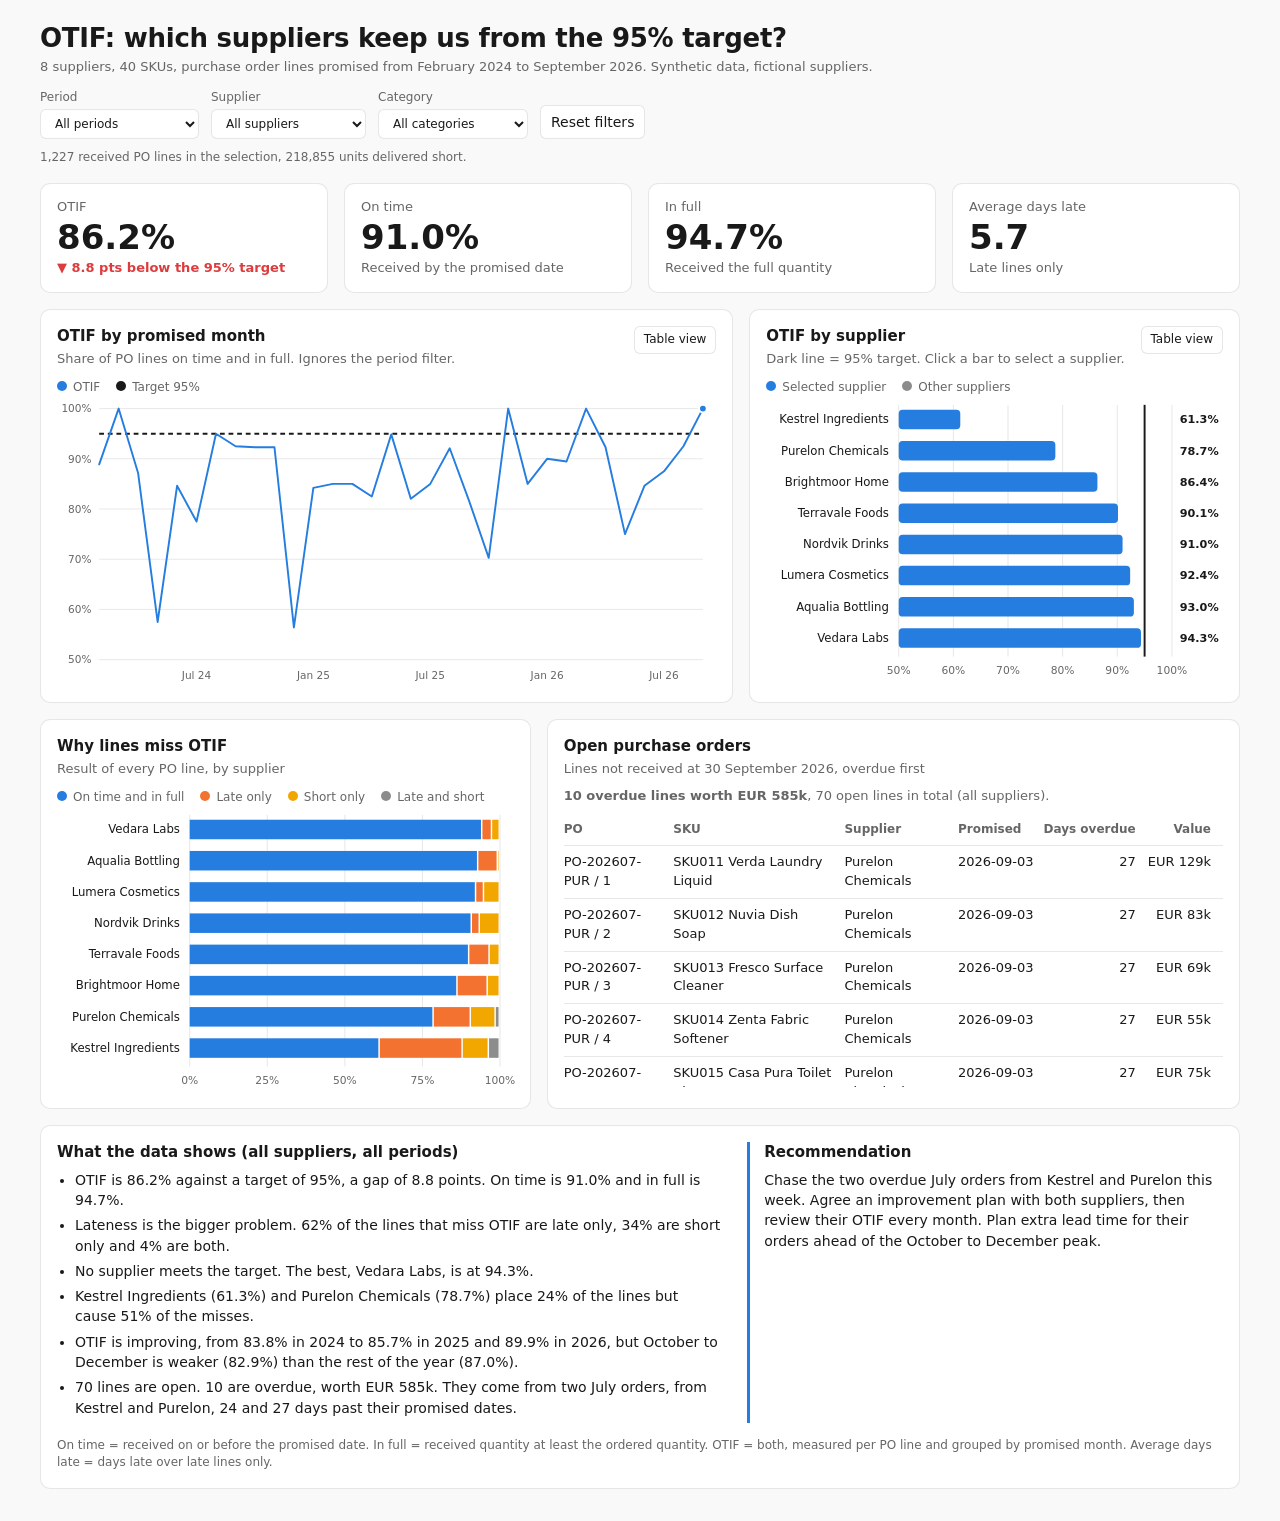
<file: project4/otif_dashboard.html>
<!doctype html>
<html lang="en">
<head>
<meta charset="utf-8">
<meta name="viewport" content="width=device-width, initial-scale=1">
<title>OTIF dashboard</title>
<style>
:root {
  color-scheme: light;
  --page: #f9f9f9; --surface: #ffffff; --ink: #191919; --ink2: #666666;
  --grid: #e7e7e7; --axis: #c2c2c2; --border: rgba(11,11,11,0.10); --wash: rgba(11,11,11,0.05);
  --s1: #257de0; --s2: #f47230; --s3: #00b894; --base: #8c8c8c; --good: #006c10; --bad: #dc3c3d;
}
@media (prefers-color-scheme: dark) {
  :root:where(:not([data-theme="light"])) {
    color-scheme: dark;
    --page: #0b0b0b; --surface: #191919; --ink: #efefef; --ink2: #9c9c9c;
    --grid: #303030; --axis: #474747; --border: rgba(255,255,255,0.10); --wash: rgba(255,255,255,0.07);
    --s1: #338ced; --s2: #e76624; --s3: #00a888; --base: #7a7a7a; --good: #53c556; --bad: #eb6263;
  }
}
* { box-sizing: border-box; }
body { margin: 0; background: var(--page); color: var(--ink); font: 14px/1.45 system-ui, -apple-system, "Segoe UI", sans-serif; }
.wrap { max-width: 1240px; margin: 0 auto; padding: 24px 20px 32px; }
h1 { font-size: 26px; line-height: 1.15; margin: 0 0 4px; font-weight: 650; letter-spacing: -0.01em; }
h2 { font-size: 15px; margin: 0; font-weight: 650; }
.sub { color: var(--ink2); margin: 2px 0 0; font-size: 13px; }
.top { display: flex; flex-wrap: wrap; gap: 12px 24px; justify-content: space-between; align-items: flex-end; }
.filters { display: flex; flex-wrap: wrap; gap: 12px; align-items: flex-end; }
.filters label { display: flex; flex-direction: column; gap: 3px; font-size: 12px; color: var(--ink2); }
select, button { font: inherit; color: var(--ink); background: var(--surface); border: 1px solid var(--border); border-radius: 6px; padding: 6px 10px; }
select { min-width: 150px; }
button { cursor: pointer; }
button:hover, select:hover { background: var(--wash); }
:focus-visible { outline: 3px solid var(--s1); outline-offset: 2px; }
.count { color: var(--ink2); font-size: 12px; margin: 10px 0 0; }

.kpis { display: grid; grid-template-columns: repeat(4, 1fr); gap: 16px; margin: 16px 0; }
.tile { background: var(--surface); border: 1px solid var(--border); border-radius: 10px; padding: 14px 16px; }
.tile .lab { color: var(--ink2); font-size: 13px; }
.tile .val { font-size: 34px; line-height: 1.15; font-weight: 650; margin: 2px 0; }
.tile .note { font-size: 13px; color: var(--ink2); }
.tile .note .up { color: var(--good); font-weight: 600; }
.tile .note .down { color: var(--bad); font-weight: 600; }

.grid { display: grid; grid-template-columns: repeat(12, 1fr); gap: 16px; }
.card { background: var(--surface); border: 1px solid var(--border); border-radius: 10px; padding: 16px; min-width: 0; }
.card header { display: flex; justify-content: space-between; gap: 12px; align-items: flex-start; }
.span5 { grid-column: span 5; } .span7 { grid-column: span 7; } .span12 { grid-column: span 12; }
.legend { display: flex; flex-wrap: wrap; gap: 6px 16px; margin: 10px 0 2px; color: var(--ink2); font-size: 12px; min-height: 18px; }
.legend i { display: inline-block; width: 10px; height: 10px; border-radius: 50%; margin-right: 6px; }
.body svg { display: block; width: 100%; height: auto; overflow: visible; }
.tick { fill: var(--ink2); font-size: 11px; }
.rowlab { fill: var(--ink); font-size: 12px; }
svg .vlab { fill: var(--ink); font-size: 11.5px; font-weight: 600; }
.gl { stroke: var(--grid); stroke-width: 1; }
.ax { stroke: var(--axis); stroke-width: 1; }
.toggle { font-size: 12px; padding: 4px 9px; white-space: nowrap; }
.ramp { display: flex; align-items: center; gap: 8px; color: var(--ink2); font-size: 12px; margin-top: 8px; flex-wrap: wrap; }
.ramp .bar { width: 110px; height: 10px; border-radius: 5px; background: linear-gradient(90deg, #cce3fd, #338ced, #0e3d7e); }
.ramp .box { display: inline-block; width: 14px; height: 10px; border: 2px solid var(--ink); border-radius: 3px; }

table { border-collapse: collapse; width: 100%; font-size: 13px; }
th, td { text-align: left; padding: 7px 10px 7px 0; border-bottom: 1px solid var(--grid); vertical-align: top; }
th { font-weight: 600; color: var(--ink2); font-size: 12px; }
td.n, th.n { text-align: right; font-variant-numeric: tabular-nums; padding-right: 12px; white-space: nowrap; }
.scroll { max-height: 300px; overflow: auto; overflow-x: auto; }

.findings { display: grid; grid-template-columns: 1.4fr 1fr; gap: 24px; }
.findings ul { margin: 6px 0 0; padding-left: 18px; }
.findings li { margin-bottom: 5px; }
.reco { border-left: 3px solid var(--s1); padding-left: 14px; }
.foot { color: var(--ink2); font-size: 12px; margin: 14px 0 0; }

#tip { position: fixed; z-index: 10; background: var(--surface); border: 1px solid var(--border); border-radius: 8px; padding: 8px 10px; font-size: 12px; line-height: 1.5; box-shadow: 0 4px 14px rgba(0,0,0,0.14); pointer-events: none; }
#tip[hidden] { display: none; }

@media (max-width: 900px) {
  .kpis { grid-template-columns: repeat(2, 1fr); }
  .span5, .span7 { grid-column: span 12; }
  .findings { grid-template-columns: 1fr; }
  .tile .val { font-size: 28px; }
  h1 { font-size: 22px; }
}
body.pdf .toggle, body.pdf #reset { display: none; }
body.pdf .scroll { max-height: none; overflow: visible; }
</style>
</head>
<body>
<div class="wrap">
  <div class="top">
    <div>
      <h1>OTIF: which suppliers keep us from the 95% target?</h1>
      <p class="sub">8 suppliers, 40 SKUs, purchase order lines promised from February 2024 to September 2026. Synthetic data, fictional suppliers.</p>
    </div>
    <div class="filters">
      <label>Period <select id="f-per"></select></label>
      <label>Supplier <select id="f-sup"></select></label>
      <label>Category <select id="f-cat"></select></label>
      <button id="reset" type="button">Reset filters</button>
    </div>
  </div>
  <p class="count" id="count"></p>
  <div class="kpis" id="kpis"></div>
  <div class="grid">
    <section class="card span7" id="card-mon">
      <header><div><h2>OTIF by promised month</h2><p class="sub">Share of PO lines on time and in full. Ignores the period filter.</p></div><button class="toggle" type="button" aria-pressed="false">Table view</button></header>
      <div class="legend"><span><i style="background:var(--s1)"></i>OTIF</span><span><i style="background:var(--ink)"></i>Target 95%</span></div>
      <div class="body"></div>
    </section>
    <section class="card span5" id="card-sup">
      <header><div><h2>OTIF by supplier</h2><p class="sub">Dark line = 95% target. Click a bar to select a supplier.</p></div><button class="toggle" type="button" aria-pressed="false">Table view</button></header>
      <div class="legend"><span><i style="background:var(--s1)"></i>Selected supplier</span><span><i style="background:var(--base)"></i>Other suppliers</span></div>
      <div class="body"></div>
    </section>
    <section class="card span5" id="card-why">
      <header><div><h2>Why lines miss OTIF</h2><p class="sub">Result of every PO line, by supplier</p></div></header>
      <div class="legend"><span><i style="background:var(--s1)"></i>On time and in full</span><span><i style="background:var(--s2)"></i>Late only</span><span><i style="background:#f2a600"></i>Short only</span><span><i style="background:var(--base)"></i>Late and short</span></div>
      <div class="body"></div>
    </section>
    <section class="card span7" id="card-open">
      <header><div><h2>Open purchase orders</h2><p class="sub">Lines not received at 30 September 2026, overdue first</p></div></header>
      <div class="body scroll" style="margin-top:8px"></div>
    </section>
    <section class="card span12">
      <div class="findings">
        <div>
          <h2>What the data shows (all suppliers, all periods)</h2>
          <ul>
            <li>OTIF is 86.2% against a target of 95%, a gap of 8.8 points. On time is 91.0% and in full is 94.7%.</li>
            <li>Lateness is the bigger problem. 62% of the lines that miss OTIF are late only, 34% are short only and 4% are both.</li>
            <li>No supplier meets the target. The best, Vedara Labs, is at 94.3%.</li>
            <li>Kestrel Ingredients (61.3%) and Purelon Chemicals (78.7%) place 24% of the lines but cause 51% of the misses.</li>
            <li>OTIF is improving, from 83.8% in 2024 to 85.7% in 2025 and 89.9% in 2026, but October to December is weaker (82.9%) than the rest of the year (87.0%).</li>
            <li>70 lines are open. 10 are overdue, worth EUR 585k. They come from two July orders, from Kestrel and Purelon, 24 and 27 days past their promised dates.</li>
          </ul>
        </div>
        <div class="reco">
          <h2>Recommendation</h2>
          <p style="margin:6px 0 0">Chase the two overdue July orders from Kestrel and Purelon this week. Agree an improvement plan with both suppliers, then review their OTIF every month. Plan extra lead time for their orders ahead of the October to December peak.</p>
        </div>
      </div>
      <p class="foot">On time = received on or before the promised date. In full = received quantity at least the ordered quantity. OTIF = both, measured per PO line and grouped by promised month. Average days late = days late over late lines only.</p>
    </section>
  </div>
</div>
<div id="tip" hidden></div>
<script>
(function () {
  var D = {"m":["2024-02","2024-03","2024-04","2024-05","2024-06","2024-07","2024-08","2024-09","2024-10","2024-11","2024-12","2025-01","2025-02","2025-03","2025-04","2025-05","2025-06","2025-07","2025-08","2025-09","2025-10","2025-11","2025-12","2026-01","2026-02","2026-03","2026-04","2026-05","2026-06","2026-07","2026-08","2026-09"],"s":["Aqualia Bottling","Brightmoor Home","Kestrel Ingredients","Lumera Cosmetics","Nordvik Drinks","Purelon Chemicals","Terravale Foods","Vedara Labs"],"c":["Beverages","Food","Home Care","Personal Care"],"r":[[0,0,0,1,1,0,0],[0,0,0,1,1,0,0],[0,0,0,1,1,0,0],[0,0,0,1,1,0,0],[0,0,0,1,1,0,0],[1,1,2,1,1,0,0],[1,1,2,1,1,0,0],[1,1,2,1,1,0,0],[1,1,2,1,1,0,0],[1,1,2,1,1,0,0],[1,2,1,1,1,0,0],[1,2,1,1,1,0,0],[1,2,1,1,1,0,0],[1,2,1,1,1,0,0],[1,2,1,1,1,0,0],[0,3,3,1,1,0,0],[0,3,3,1,1,0,0],[0,3,3,1,1,0,0],[0,3,3,1,1,0,0],[0,3,3,1,1,0,0],[0,4,0,1,0,0,342],[0,4,0,1,1,0,0],[0,4,0,1,1,0,0],[1,5,2,1,1,0,0],[1,5,2,1,1,0,0],[1,5,2,1,1,0,0],[1,5,2,1,1,0,0],[1,5,2,1,1,0,0],[1,6,1,1,1,0,0],[1,6,1,1,1,0,0],[1,6,1,1,1,0,0],[1,6,1,1,1,0,0],[1,6,1,1,1,0,0],[0,7,3,1,0,0,1801],[0,7,3,1,1,0,0],[0,7,3,1,1,0,0],[0,7,3,1,1,0,0],[0,7,3,1,1,0,0],[1,0,0,1,1,0,0],[1,0,0,1,1,0,0],[1,0,0,1,1,0,0],[1,0,0,1,1,0,0],[1,0,0,1,1,0,0],[2,1,2,1,1,0,0],[2,1,2,1,1,0,0],[2,1,2,1,1,0,0],[2,1,2,1,1,0,0],[2,1,2,1,1,0,0],[2,2,1,1,0,0,1504],[2,2,1,1,1,0,0],[2,2,1,1,0,0,265],[2,2,1,1,0,0,2896],[1,3,3,1,1,0,0],[1,3,3,1,1,0,0],[1,3,3,1,1,0,0],[1,3,3,1,1,0,0],[1,3,3,1,1,0,0],[1,4,0,1,1,0,0],[1,4,0,1,1,0,0],[1,4,0,1,1,0,0],[1,4,0,1,1,0,0],[1,4,0,1,1,0,0],[2,5,2,1,1,0,0],[2,5,2,1,1,0,0],[2,5,2,1,0,0,4824],[2,5,2,1,1,0,0],[2,5,2,1,1,0,0],[2,6,1,1,1,0,0],[2,6,1,1,1,0,0],[2,6,1,1,1,0,0],[2,6,1,1,1,0,0],[2,6,1,1,1,0,0],[1,7,3,1,1,0,0],[1,7,3,1,1,0,0],[1,7,3,1,1,0,0],[1,7,3,1,1,0,0],[1,7,3,1,1,0,0],[2,0,0,1,0,0,1276],[2,0,0,1,1,0,0],[2,0,0,1,1,0,0],[2,0,0,1,1,0,0],[2,0,0,1,1,0,0],[3,1,2,1,1,0,0],[3,1,2,1,1,0,0],[3,1,2,1,0,0,6128],[3,1,2,1,1,0,0],[3,1,2,1,1,0,0],[3,2,1,0,1,5,0],[3,2,1,0,1,5,0],[3,2,1,0,1,5,0],[3,2,1,0,1,5,0],[3,2,1,0,1,5,0],[2,3,3,1,1,0,0],[2,3,3,1,1,0,0],[2,3,3,1,1,0,0],[2,3,3,1,1,0,0],[2,3,3,1,1,0,0],[2,4,0,1,1,0,0],[2,4,0,1,1,0,0],[2,4,0,1,1,0,0],[2,4,0,1,1,0,0],[2,4,0,1,1,0,0],[3,5,2,0,0,8,2451],[3,5,2,0,1,8,0],[3,5,2,0,1,8,0],[3,5,2,0,1,8,0],[3,5,2,0,1,8,0],[3,6,1,0,1,3,0],[3,6,1,0,1,3,0],[3,6,1,0,1,3,0],[3,6,1,0,1,3,0],[3,6,1,0,1,3,0],[2,7,3,1,1,0,0],[2,7,3,1,1,0,0],[2,7,3,1,1,0,0],[2,7,3,1,1,0,0],[2,7,3,1,1,0,0],[3,0,0,1,1,0,0],[3,0,0,1,1,0,0],[3,0,0,1,1,0,0],[3,0,0,1,1,0,0],[3,0,0,1,1,0,0],[4,1,2,0,1,2,0],[4,1,2,0,1,2,0],[4,1,2,0,1,2,0],[4,1,2,0,1,2,0],[4,1,2,0,1,2,0],[4,2,1,1,1,0,0],[4,2,1,1,1,0,0],[4,2,1,1,1,0,0],[4,2,1,1,1,0,0],[3,3,3,1,1,0,0],[3,3,3,1,1,0,0],[3,3,3,1,1,0,0],[3,3,3,1,1,0,0],[3,3,3,1,1,0,0],[3,4,0,1,1,0,0],[3,4,0,1,1,0,0],[3,4,0,1,1,0,0],[3,4,0,1,0,0,1924],[3,4,0,1,1,0,0],[4,5,2,1,1,0,0],[4,5,2,1,0,0,6089],[4,5,2,1,1,0,0],[4,5,2,1,1,0,0],[4,5,2,1,1,0,0],[4,6,1,1,1,0,0],[4,6,1,1,1,0,0],[4,6,1,1,1,0,0],[4,6,1,1,1,0,0],[4,6,1,1,1,0,0],[3,7,3,1,1,0,0],[3,7,3,1,1,0,0],[3,7,3,1,1,0,0],[3,7,3,1,1,0,0],[3,7,3,1,1,0,0],[4,0,0,1,1,0,0],[4,0,0,1,1,0,0],[4,0,0,1,1,0,0],[4,0,0,1,1,0,0],[4,0,0,1,1,0,0],[5,1,2,1,1,0,0],[5,1,2,1,1,0,0],[5,1,2,1,1,0,0],[5,1,2,1,1,0,0],[5,1,2,1,1,0,0],[5,2,1,1,1,0,0],[5,2,1,1,1,0,0],[5,2,1,1,1,0,0],[5,2,1,1,1,0,0],[5,2,1,1,0,0,1489],[4,3,3,1,1,0,0],[4,3,3,1,1,0,0],[4,3,3,1,1,0,0],[4,3,3,1,1,0,0],[4,3,3,1,1,0,0],[4,4,0,1,1,0,0],[4,4,0,1,1,0,0],[4,4,0,1,1,0,0],[4,4,0,1,1,0,0],[4,4,0,1,1,0,0],[5,5,2,1,1,0,0],[5,5,2,1,1,0,0],[5,5,2,1,1,0,0],[5,5,2,1,1,0,0],[5,5,2,1,0,0,15147],[5,6,1,1,1,0,0],[5,6,1,1,1,0,0],[5,6,1,1,0,0,1429],[5,6,1,1,1,0,0],[5,6,1,1,1,0,0],[4,7,3,1,1,0,0],[4,7,3,1,1,0,0],[4,7,3,1,1,0,0],[4,7,3,1,1,0,0],[4,7,3,1,1,0,0],[5,0,0,1,1,0,0],[5,0,0,1,1,0,0],[5,0,0,1,1,0,0],[5,0,0,1,1,0,0],[5,0,0,1,1,0,0],[6,1,2,1,1,0,0],[6,1,2,1,1,0,0],[6,1,2,1,1,0,0],[6,1,2,1,1,0,0],[6,1,2,1,1,0,0],[6,2,1,1,1,0,0],[6,2,1,1,1,0,0],[6,2,1,1,0,0,1355],[6,2,1,1,1,0,0],[6,2,1,1,1,0,0],[5,3,3,1,1,0,0],[5,3,3,1,1,0,0],[5,3,3,1,0,0,3999],[5,3,3,1,1,0,0],[5,3,3,1,1,0,0],[5,4,0,1,1,0,0],[5,4,0,1,1,0,0],[5,4,0,1,1,0,0],[5,4,0,1,1,0,0],[5,4,0,1,1,0,0],[6,5,2,1,1,0,0],[6,5,2,1,1,0,0],[6,5,2,1,1,0,0],[6,5,2,1,1,0,0],[6,5,2,1,1,0,0],[6,6,1,1,1,0,0],[6,6,1,1,1,0,0],[6,6,1,1,1,0,0],[6,6,1,1,1,0,0],[6,6,1,1,1,0,0],[5,7,3,0,1,2,0],[5,7,3,0,1,2,0],[5,7,3,0,1,2,0],[5,7,3,0,1,2,0],[5,7,3,0,1,2,0],[6,0,0,1,1,0,0],[6,0,0,1,1,0,0],[6,0,0,1,1,0,0],[6,0,0,1,1,0,0],[6,0,0,1,1,0,0],[7,1,2,1,1,0,0],[7,1,2,1,0,0,6478],[7,1,2,1,1,0,0],[7,1,2,1,1,0,0],[7,1,2,1,1,0,0],[7,2,1,1,1,0,0],[7,2,1,1,1,0,0],[7,2,1,1,0,0,664],[7,2,1,1,1,0,0],[7,2,1,1,1,0,0],[6,3,3,1,1,0,0],[6,3,3,1,1,0,0],[6,3,3,1,1,0,0],[6,3,3,1,1,0,0],[6,3,3,1,1,0,0],[6,4,0,1,1,0,0],[6,4,0,1,1,0,0],[6,4,0,1,1,0,0],[6,4,0,1,1,0,0],[6,4,0,1,1,0,0],[7,5,2,1,1,0,0],[7,5,2,1,1,0,0],[7,5,2,1,1,0,0],[7,5,2,1,1,0,0],[7,5,2,1,1,0,0],[7,6,1,1,1,0,0],[7,6,1,1,1,0,0],[7,6,1,1,1,0,0],[7,6,1,1,1,0,0],[7,6,1,1,1,0,0],[6,7,3,1,1,0,0],[6,7,3,1,1,0,0],[6,7,3,1,1,0,0],[6,7,3,1,1,0,0],[6,7,3,1,0,0,3290],[7,0,0,1,1,0,0],[7,0,0,1,1,0,0],[7,0,0,1,1,0,0],[7,0,0,1,1,0,0],[7,0,0,1,1,0,0],[8,1,2,1,1,0,0],[8,1,2,1,1,0,0],[8,1,2,1,1,0,0],[8,1,2,1,1,0,0],[8,1,2,1,1,0,0],[8,2,1,1,0,0,2962],[8,2,1,1,1,0,0],[8,2,1,1,1,0,0],[8,2,1,1,1,0,0],[8,2,1,1,1,0,0],[7,3,3,1,1,0,0],[7,3,3,1,1,0,0],[7,3,3,1,1,0,0],[7,3,3,1,1,0,0],[7,3,3,1,1,0,0],[7,4,0,1,1,0,0],[7,4,0,1,1,0,0],[7,4,0,1,1,0,0],[7,4,0,1,0,0,1648],[7,4,0,1,1,0,0],[8,5,2,1,1,0,0],[8,5,2,1,1,0,0],[8,5,2,1,1,0,0],[8,5,2,1,1,0,0],[8,5,2,1,0,0,4509],[8,6,1,1,1,0,0],[8,6,1,1,1,0,0],[8,6,1,1,1,0,0],[8,6,1,1,1,0,0],[8,6,1,1,1,0,0],[7,7,3,1,1,0,0],[7,7,3,1,1,0,0],[7,7,3,1,1,0,0],[7,7,3,1,1,0,0],[7,7,3,1,1,0,0],[8,0,0,1,1,0,0],[8,0,0,1,1,0,0],[8,0,0,1,1,0,0],[8,0,0,1,1,0,0],[8,0,0,1,1,0,0],[9,1,2,1,1,0,0],[9,1,2,1,1,0,0],[9,1,2,1,1,0,0],[9,1,2,1,1,0,0],[9,1,2,1,1,0,0],[9,2,1,1,1,0,0],[9,2,1,1,1,0,0],[9,2,1,1,1,0,0],[9,2,1,1,1,0,0],[9,2,1,1,0,0,1314],[8,3,3,1,1,0,0],[8,3,3,1,1,0,0],[8,3,3,1,1,0,0],[8,3,3,1,0,0,1502],[8,3,3,1,1,0,0],[8,4,0,1,1,0,0],[8,4,0,1,1,0,0],[8,4,0,1,1,0,0],[8,4,0,1,1,0,0],[8,4,0,1,1,0,0],[9,5,2,1,1,0,0],[9,5,2,1,1,0,0],[9,5,2,1,1,0,0],[9,5,2,1,1,0,0],[9,5,2,1,1,0,0],[9,6,1,1,1,0,0],[9,6,1,1,1,0,0],[9,6,1,1,1,0,0],[9,6,1,1,1,0,0],[9,6,1,1,1,0,0],[8,7,3,1,1,0,0],[8,7,3,1,1,0,0],[8,7,3,1,1,0,0],[8,7,3,1,1,0,0],[9,0,0,1,1,0,0],[9,0,0,1,1,0,0],[9,0,0,1,1,0,0],[9,0,0,1,1,0,0],[9,0,0,1,1,0,0],[10,1,2,1,1,0,0],[10,1,2,1,1,0,0],[10,1,2,1,1,0,0],[10,1,2,1,1,0,0],[10,1,2,1,1,0,0],[10,2,1,1,1,0,0],[10,2,1,1,0,0,4496],[10,2,1,1,1,0,0],[10,2,1,1,1,0,0],[10,2,1,1,1,0,0],[9,3,3,1,1,0,0],[9,3,3,1,1,0,0],[9,3,3,1,1,0,0],[9,3,3,1,1,0,0],[9,4,0,1,1,0,0],[9,4,0,1,0,0,513],[9,4,0,1,1,0,0],[9,4,0,1,0,0,386],[9,4,0,1,1,0,0],[10,5,2,1,1,0,0],[10,5,2,1,1,0,0],[10,5,2,1,1,0,0],[10,5,2,1,1,0,0],[10,5,2,1,0,0,9965],[10,6,1,0,1,4,0],[10,6,1,0,1,4,0],[10,6,1,0,1,4,0],[10,6,1,0,1,4,0],[10,6,1,0,1,4,0],[9,7,3,1,1,0,0],[9,7,3,1,1,0,0],[9,7,3,1,1,0,0],[9,7,3,1,1,0,0],[9,7,3,1,1,0,0],[10,0,0,0,1,4,0],[10,0,0,0,1,4,0],[10,0,0,0,1,4,0],[10,0,0,0,1,4,0],[10,0,0,0,1,4,0],[11,1,2,1,1,0,0],[11,1,2,1,1,0,0],[11,1,2,1,1,0,0],[11,1,2,1,0,0,2297],[11,1,2,1,1,0,0],[11,2,1,0,1,11,0],[11,2,1,0,1,11,0],[11,2,1,0,1,11,0],[11,2,1,0,1,11,0],[10,3,3,1,0,0,9300],[10,3,3,1,1,0,0],[10,3,3,1,1,0,0],[10,3,3,1,1,0,0],[10,3,3,1,1,0,0],[10,4,0,0,1,9,0],[10,4,0,0,1,9,0],[10,4,0,0,1,9,0],[10,4,0,0,1,9,0],[11,5,2,1,1,0,0],[11,5,2,1,1,0,0],[11,5,2,1,1,0,0],[11,5,2,1,1,0,0],[11,5,2,1,1,0,0],[11,6,1,1,1,0,0],[11,6,1,1,1,0,0],[11,6,1,1,1,0,0],[11,6,1,1,1,0,0],[11,6,1,1,1,0,0],[10,7,3,1,1,0,0],[10,7,3,1,1,0,0],[10,7,3,1,1,0,0],[10,7,3,1,1,0,0],[10,7,3,1,1,0,0],[11,0,0,1,1,0,0],[11,0,0,1,1,0,0],[11,0,0,1,1,0,0],[11,0,0,1,1,0,0],[12,1,2,1,1,0,0],[12,1,2,1,1,0,0],[12,1,2,1,1,0,0],[12,1,2,1,1,0,0],[12,1,2,1,1,0,0],[12,2,1,1,1,0,0],[12,2,1,1,1,0,0],[12,2,1,1,1,0,0],[12,2,1,1,1,0,0],[12,2,1,1,1,0,0],[11,3,3,1,1,0,0],[11,3,3,1,1,0,0],[11,3,3,1,1,0,0],[11,3,3,1,1,0,0],[11,3,3,1,1,0,0],[11,4,0,1,1,0,0],[11,4,0,1,1,0,0],[11,4,0,1,1,0,0],[11,4,0,1,1,0,0],[11,4,0,1,0,0,196],[12,5,2,0,1,2,0],[12,5,2,0,1,2,0],[12,5,2,0,1,2,0],[12,5,2,0,1,2,0],[12,5,2,0,1,2,0],[12,6,1,1,1,0,0],[12,6,1,1,1,0,0],[12,6,1,1,1,0,0],[12,6,1,1,1,0,0],[12,6,1,1,1,0,0],[11,7,3,1,1,0,0],[11,7,3,1,1,0,0],[11,7,3,1,1,0,0],[11,7,3,1,1,0,0],[11,7,3,1,1,0,0],[12,0,0,1,1,0,0],[12,0,0,1,1,0,0],[12,0,0,1,1,0,0],[12,0,0,1,1,0,0],[12,0,0,1,1,0,0],[13,1,2,1,1,0,0],[13,1,2,1,1,0,0],[13,1,2,1,1,0,0],[13,1,2,1,1,0,0],[13,1,2,1,1,0,0],[13,2,1,0,0,21,9049],[13,2,1,0,1,21,0],[13,2,1,0,1,21,0],[13,2,1,0,1,21,0],[13,2,1,0,1,21,0],[12,3,3,1,1,0,0],[12,3,3,1,1,0,0],[12,3,3,1,1,0,0],[12,3,3,1,1,0,0],[12,3,3,1,1,0,0],[12,4,0,1,1,0,0],[12,4,0,1,1,0,0],[12,4,0,1,1,0,0],[12,4,0,1,0,0,585],[12,4,0,1,1,0,0],[13,5,2,1,1,0,0],[13,5,2,1,1,0,0],[13,5,2,1,1,0,0],[13,5,2,1,1,0,0],[13,5,2,1,1,0,0],[13,6,1,1,1,0,0],[13,6,1,1,1,0,0],[13,6,1,1,1,0,0],[13,6,1,1,1,0,0],[13,6,1,1,1,0,0],[12,7,3,1,1,0,0],[12,7,3,1,1,0,0],[12,7,3,1,1,0,0],[12,7,3,1,1,0,0],[12,7,3,1,1,0,0],[13,0,0,1,1,0,0],[13,0,0,1,1,0,0],[13,0,0,1,1,0,0],[13,0,0,1,1,0,0],[13,0,0,1,1,0,0],[14,1,2,1,1,0,0],[14,1,2,1,1,0,0],[14,1,2,1,1,0,0],[14,1,2,1,1,0,0],[14,1,2,1,1,0,0],[14,2,1,1,0,0,5997],[14,2,1,1,1,0,0],[14,2,1,1,1,0,0],[14,2,1,1,1,0,0],[14,2,1,1,1,0,0],[13,3,3,1,1,0,0],[13,3,3,1,1,0,0],[13,3,3,1,1,0,0],[13,3,3,1,1,0,0],[13,3,3,1,1,0,0],[13,4,0,1,1,0,0],[13,4,0,1,1,0,0],[13,4,0,1,1,0,0],[13,4,0,1,1,0,0],[13,4,0,1,1,0,0],[14,5,2,1,1,0,0],[14,5,2,1,1,0,0],[14,5,2,1,1,0,0],[14,5,2,1,1,0,0],[14,5,2,1,1,0,0],[14,6,1,1,1,0,0],[14,6,1,1,1,0,0],[14,6,1,1,1,0,0],[14,6,1,1,1,0,0],[14,6,1,1,1,0,0],[13,7,3,1,1,0,0],[13,7,3,1,1,0,0],[13,7,3,1,1,0,0],[13,7,3,1,1,0,0],[13,7,3,1,0,0,4005],[14,0,0,0,1,5,0],[14,0,0,0,1,5,0],[14,0,0,0,1,5,0],[14,0,0,0,1,5,0],[14,0,0,0,1,5,0],[15,1,2,1,1,0,0],[15,1,2,1,0,0,2644],[15,1,2,1,1,0,0],[15,1,2,1,1,0,0],[15,1,2,1,1,0,0],[15,2,1,1,1,0,0],[15,2,1,1,1,0,0],[15,2,1,1,1,0,0],[15,2,1,1,1,0,0],[14,3,3,1,1,0,0],[14,3,3,1,1,0,0],[14,3,3,1,1,0,0],[14,3,3,1,1,0,0],[14,3,3,1,0,0,3094],[14,4,0,1,1,0,0],[14,4,0,1,1,0,0],[14,4,0,1,1,0,0],[14,4,0,1,1,0,0],[14,4,0,1,1,0,0],[15,5,2,1,1,0,0],[15,5,2,1,1,0,0],[15,5,2,1,1,0,0],[15,5,2,1,1,0,0],[15,5,2,1,1,0,0],[15,6,1,1,1,0,0],[15,6,1,1,1,0,0],[15,6,1,1,1,0,0],[15,6,1,1,1,0,0],[15,6,1,1,1,0,0],[14,7,3,1,1,0,0],[14,7,3,1,1,0,0],[14,7,3,1,1,0,0],[14,7,3,1,1,0,0],[14,7,3,1,1,0,0],[15,0,0,1,1,0,0],[15,0,0,1,1,0,0],[15,0,0,1,1,0,0],[15,0,0,1,1,0,0],[15,0,0,1,1,0,0],[16,1,2,1,1,0,0],[16,1,2,1,0,0,5319],[16,1,2,1,1,0,0],[16,1,2,1,1,0,0],[16,2,1,0,1,7,0],[16,2,1,0,1,7,0],[16,2,1,0,0,7,958],[16,2,1,0,1,7,0],[16,2,1,0,1,7,0],[15,3,3,1,1,0,0],[15,3,3,1,1,0,0],[15,3,3,1,0,0,989],[15,3,3,1,1,0,0],[15,3,3,1,1,0,0],[15,4,0,1,1,0,0],[15,4,0,1,1,0,0],[15,4,0,1,1,0,0],[15,4,0,1,1,0,0],[15,4,0,1,1,0,0],[16,5,2,1,0,0,8416],[16,5,2,1,1,0,0],[16,5,2,1,1,0,0],[16,5,2,1,1,0,0],[16,5,2,1,1,0,0],[16,6,1,1,1,0,0],[16,6,1,1,1,0,0],[16,6,1,1,1,0,0],[16,6,1,1,1,0,0],[16,6,1,1,1,0,0],[15,7,3,1,1,0,0],[15,7,3,1,1,0,0],[15,7,3,1,1,0,0],[15,7,3,1,1,0,0],[15,7,3,1,1,0,0],[16,0,0,1,1,0,0],[16,0,0,1,1,0,0],[16,0,0,1,1,0,0],[16,0,0,1,1,0,0],[16,0,0,1,1,0,0],[17,1,2,1,1,0,0],[17,1,2,1,1,0,0],[17,1,2,1,1,0,0],[17,1,2,1,1,0,0],[17,1,2,1,1,0,0],[17,2,1,0,1,4,0],[17,2,1,0,1,4,0],[17,2,1,0,1,4,0],[17,2,1,0,1,4,0],[17,2,1,0,1,4,0],[16,3,3,1,1,0,0],[16,3,3,1,1,0,0],[16,3,3,1,1,0,0],[16,3,3,1,1,0,0],[16,3,3,1,1,0,0],[16,4,0,1,1,0,0],[16,4,0,1,1,0,0],[16,4,0,1,1,0,0],[16,4,0,1,1,0,0],[16,4,0,1,1,0,0],[17,5,2,1,1,0,0],[17,5,2,1,1,0,0],[17,5,2,1,1,0,0],[17,5,2,1,1,0,0],[17,5,2,1,1,0,0],[17,6,1,1,1,0,0],[17,6,1,1,1,0,0],[17,6,1,1,1,0,0],[17,6,1,1,1,0,0],[17,6,1,1,1,0,0],[16,7,3,1,1,0,0],[16,7,3,1,1,0,0],[16,7,3,1,1,0,0],[16,7,3,1,1,0,0],[16,7,3,1,1,0,0],[17,0,0,1,1,0,0],[17,0,0,1,1,0,0],[17,0,0,1,1,0,0],[17,0,0,1,1,0,0],[17,0,0,1,1,0,0],[18,1,2,1,1,0,0],[18,1,2,1,1,0,0],[18,1,2,1,1,0,0],[18,1,2,1,1,0,0],[18,1,2,1,1,0,0],[18,2,1,1,1,0,0],[18,2,1,1,1,0,0],[18,2,1,1,1,0,0],[18,2,1,1,1,0,0],[17,3,3,1,1,0,0],[17,3,3,1,1,0,0],[17,3,3,1,1,0,0],[17,3,3,1,1,0,0],[17,3,3,1,1,0,0],[17,4,0,1,1,0,0],[17,4,0,1,0,0,395],[17,4,0,1,1,0,0],[17,4,0,1,1,0,0],[17,4,0,1,1,0,0],[18,5,2,1,1,0,0],[18,5,2,1,1,0,0],[18,5,2,1,1,0,0],[18,5,2,1,0,0,1622],[18,5,2,1,1,0,0],[18,6,1,1,1,0,0],[18,6,1,1,0,0,413],[18,6,1,1,1,0,0],[18,6,1,1,1,0,0],[18,6,1,1,0,0,1046],[17,7,3,1,1,0,0],[17,7,3,1,1,0,0],[17,7,3,1,1,0,0],[17,7,3,1,1,0,0],[17,7,3,1,1,0,0],[18,0,0,1,1,0,0],[18,0,0,1,1,0,0],[18,0,0,1,1,0,0],[18,0,0,1,1,0,0],[19,1,2,1,1,0,0],[19,1,2,1,1,0,0],[19,1,2,1,1,0,0],[19,1,2,1,1,0,0],[19,1,2,1,1,0,0],[19,2,1,0,1,12,0],[19,2,1,0,0,12,3629],[19,2,1,0,1,12,0],[19,2,1,0,1,12,0],[19,2,1,0,1,12,0],[18,3,3,1,1,0,0],[18,3,3,1,1,0,0],[18,3,3,1,1,0,0],[18,3,3,1,1,0,0],[18,3,3,1,1,0,0],[18,4,0,1,1,0,0],[18,4,0,1,1,0,0],[18,4,0,1,1,0,0],[18,4,0,1,1,0,0],[18,4,0,1,1,0,0],[19,5,2,1,1,0,0],[19,5,2,1,1,0,0],[19,5,2,1,1,0,0],[19,5,2,1,1,0,0],[19,5,2,1,1,0,0],[19,6,1,1,1,0,0],[19,6,1,1,1,0,0],[19,6,1,1,1,0,0],[19,6,1,1,1,0,0],[18,7,3,1,1,0,0],[18,7,3,1,1,0,0],[18,7,3,1,1,0,0],[18,7,3,1,1,0,0],[18,7,3,1,1,0,0],[19,0,0,1,1,0,0],[19,0,0,1,1,0,0],[19,0,0,1,1,0,0],[19,0,0,1,1,0,0],[19,0,0,1,1,0,0],[20,1,2,1,1,0,0],[20,1,2,1,1,0,0],[20,1,2,1,1,0,0],[20,1,2,1,1,0,0],[20,1,2,1,1,0,0],[20,2,1,0,1,4,0],[20,2,1,0,1,4,0],[20,2,1,0,1,4,0],[20,2,1,0,0,4,1531],[20,2,1,0,1,4,0],[19,3,3,1,1,0,0],[19,3,3,1,1,0,0],[19,3,3,1,1,0,0],[19,3,3,1,0,0,1825],[19,4,0,1,0,0,875],[19,4,0,1,1,0,0],[19,4,0,1,1,0,0],[19,4,0,1,1,0,0],[19,4,0,1,1,0,0],[20,5,2,1,1,0,0],[20,5,2,1,1,0,0],[20,5,2,1,1,0,0],[20,5,2,1,1,0,0],[20,5,2,1,1,0,0],[20,6,1,1,1,0,0],[20,6,1,1,1,0,0],[20,6,1,1,0,0,2304],[20,6,1,1,1,0,0],[19,7,3,1,1,0,0],[19,7,3,1,1,0,0],[19,7,3,1,1,0,0],[19,7,3,1,1,0,0],[19,7,3,1,1,0,0],[20,0,0,1,1,0,0],[20,0,0,1,1,0,0],[20,0,0,1,1,0,0],[20,0,0,1,1,0,0],[20,0,0,1,1,0,0],[21,1,2,1,1,0,0],[21,1,2,1,1,0,0],[21,1,2,1,1,0,0],[21,1,2,1,1,0,0],[21,1,2,1,1,0,0],[21,2,1,1,1,0,0],[21,2,1,1,1,0,0],[21,2,1,1,1,0,0],[21,2,1,1,1,0,0],[21,2,1,1,1,0,0],[20,3,3,0,1,5,0],[20,3,3,0,1,5,0],[20,3,3,0,1,5,0],[20,3,3,0,1,5,0],[20,4,0,1,1,0,0],[20,4,0,1,1,0,0],[20,4,0,1,1,0,0],[20,4,0,1,1,0,0],[21,5,2,1,1,0,0],[21,5,2,1,1,0,0],[21,5,2,1,1,0,0],[21,5,2,1,1,0,0],[21,5,2,1,1,0,0],[21,6,1,1,1,0,0],[21,6,1,1,1,0,0],[21,6,1,1,1,0,0],[21,6,1,1,1,0,0],[21,6,1,1,1,0,0],[20,7,3,1,1,0,0],[20,7,3,1,1,0,0],[20,7,3,1,1,0,0],[20,7,3,1,0,0,4611],[20,7,3,1,1,0,0],[21,0,0,1,1,0,0],[21,0,0,1,1,0,0],[21,0,0,1,1,0,0],[21,0,0,1,1,0,0],[21,0,0,1,1,0,0],[22,1,2,1,1,0,0],[22,1,2,1,1,0,0],[22,1,2,1,1,0,0],[22,1,2,1,1,0,0],[22,1,2,1,1,0,0],[22,2,1,0,1,3,0],[22,2,1,0,1,3,0],[22,2,1,0,1,3,0],[22,2,1,0,1,3,0],[22,2,1,0,1,3,0],[21,3,3,1,1,0,0],[21,3,3,1,1,0,0],[21,3,3,1,1,0,0],[21,3,3,1,1,0,0],[21,3,3,1,1,0,0],[21,4,0,1,1,0,0],[21,4,0,1,1,0,0],[21,4,0,1,1,0,0],[21,4,0,1,1,0,0],[21,4,0,1,1,0,0],[22,5,2,1,1,0,0],[22,5,2,1,1,0,0],[22,5,2,1,1,0,0],[22,5,2,1,1,0,0],[22,5,2,1,1,0,0],[22,6,1,1,1,0,0],[22,6,1,1,1,0,0],[22,6,1,1,1,0,0],[22,6,1,1,1,0,0],[22,6,1,1,1,0,0],[21,7,3,1,1,0,0],[21,7,3,1,1,0,0],[21,7,3,1,1,0,0],[21,7,3,1,1,0,0],[21,7,3,1,1,0,0],[22,0,0,1,1,0,0],[22,0,0,1,1,0,0],[22,0,0,1,1,0,0],[22,0,0,1,1,0,0],[22,0,0,1,1,0,0],[23,1,2,1,1,0,0],[23,1,2,1,1,0,0],[23,1,2,1,1,0,0],[23,1,2,1,1,0,0],[23,1,2,1,1,0,0],[23,2,1,1,0,0,8834],[23,2,1,1,1,0,0],[23,2,1,1,1,0,0],[23,2,1,1,1,0,0],[23,2,1,1,1,0,0],[22,3,3,1,1,0,0],[22,3,3,1,1,0,0],[22,3,3,1,1,0,0],[22,3,3,1,1,0,0],[22,3,3,1,1,0,0],[22,4,0,1,1,0,0],[22,4,0,1,1,0,0],[22,4,0,1,1,0,0],[22,4,0,1,0,0,165],[22,4,0,1,1,0,0],[23,5,2,1,1,0,0],[23,5,2,1,0,0,4743],[23,5,2,1,0,0,1190],[23,5,2,1,1,0,0],[23,5,2,1,0,0,8723],[23,6,1,1,1,0,0],[23,6,1,1,1,0,0],[23,6,1,1,1,0,0],[23,6,1,1,1,0,0],[23,6,1,1,1,0,0],[22,7,3,1,1,0,0],[22,7,3,1,1,0,0],[22,7,3,1,1,0,0],[22,7,3,1,1,0,0],[22,7,3,1,1,0,0],[23,0,0,1,1,0,0],[23,0,0,1,1,0,0],[23,0,0,1,1,0,0],[23,0,0,1,1,0,0],[23,0,0,1,1,0,0],[24,1,2,1,1,0,0],[24,1,2,1,1,0,0],[24,1,2,1,1,0,0],[24,1,2,1,1,0,0],[24,1,2,1,1,0,0],[24,2,1,0,0,4,3662],[24,2,1,0,1,4,0],[24,2,1,0,1,4,0],[24,2,1,0,1,4,0],[23,3,3,1,1,0,0],[23,3,3,1,1,0,0],[23,3,3,1,1,0,0],[23,3,3,1,1,0,0],[23,3,3,1,1,0,0],[23,4,0,1,1,0,0],[23,4,0,1,1,0,0],[23,4,0,1,1,0,0],[23,4,0,1,1,0,0],[23,4,0,1,1,0,0],[24,5,2,1,1,0,0],[24,5,2,1,1,0,0],[24,5,2,1,1,0,0],[24,5,2,1,1,0,0],[24,5,2,1,1,0,0],[24,6,1,1,1,0,0],[24,6,1,1,1,0,0],[24,6,1,1,1,0,0],[24,6,1,1,1,0,0],[24,6,1,1,1,0,0],[23,7,3,1,1,0,0],[23,7,3,1,1,0,0],[23,7,3,1,1,0,0],[23,7,3,1,1,0,0],[23,7,3,1,1,0,0],[24,0,0,1,1,0,0],[24,0,0,1,1,0,0],[24,0,0,1,1,0,0],[24,0,0,1,1,0,0],[24,0,0,1,1,0,0],[25,1,2,1,1,0,0],[25,1,2,1,1,0,0],[25,1,2,1,1,0,0],[25,1,2,1,1,0,0],[25,1,2,1,1,0,0],[25,2,1,1,1,0,0],[25,2,1,1,1,0,0],[25,2,1,1,1,0,0],[25,2,1,1,1,0,0],[24,3,3,1,1,0,0],[24,3,3,1,1,0,0],[24,3,3,1,1,0,0],[24,3,3,1,1,0,0],[24,3,3,1,1,0,0],[24,4,0,1,1,0,0],[24,4,0,1,1,0,0],[24,4,0,1,1,0,0],[24,4,0,1,1,0,0],[25,5,2,1,1,0,0],[25,5,2,1,1,0,0],[25,5,2,1,1,0,0],[25,5,2,1,1,0,0],[25,5,2,1,1,0,0],[25,6,1,1,1,0,0],[25,6,1,1,1,0,0],[25,6,1,1,1,0,0],[25,6,1,1,1,0,0],[25,6,1,1,1,0,0],[24,7,3,1,1,0,0],[24,7,3,1,1,0,0],[24,7,3,1,1,0,0],[24,7,3,1,1,0,0],[24,7,3,1,1,0,0],[25,0,0,1,1,0,0],[25,0,0,1,1,0,0],[25,0,0,1,1,0,0],[25,0,0,1,1,0,0],[25,0,0,1,1,0,0],[26,1,2,1,1,0,0],[26,1,2,1,1,0,0],[26,1,2,1,1,0,0],[26,1,2,1,1,0,0],[26,1,2,1,1,0,0],[26,2,1,1,1,0,0],[26,2,1,1,1,0,0],[26,2,1,1,1,0,0],[26,2,1,1,1,0,0],[26,2,1,1,0,0,810],[25,3,3,1,1,0,0],[25,3,3,1,1,0,0],[25,3,3,1,1,0,0],[25,3,3,1,1,0,0],[25,3,3,1,1,0,0],[25,4,0,1,1,0,0],[25,4,0,1,1,0,0],[25,4,0,1,1,0,0],[25,4,0,1,1,0,0],[25,4,0,1,1,0,0],[26,5,2,1,0,0,3270],[26,5,2,1,1,0,0],[26,5,2,1,1,0,0],[26,5,2,1,1,0,0],[26,5,2,1,1,0,0],[26,6,1,1,1,0,0],[26,6,1,1,1,0,0],[26,6,1,1,1,0,0],[26,6,1,1,1,0,0],[25,7,3,1,1,0,0],[25,7,3,1,1,0,0],[25,7,3,1,1,0,0],[25,7,3,1,1,0,0],[25,7,3,1,1,0,0],[26,0,0,1,1,0,0],[26,0,0,1,1,0,0],[26,0,0,1,1,0,0],[26,0,0,1,1,0,0],[26,0,0,1,1,0,0],[27,1,2,0,1,2,0],[27,1,2,0,1,2,0],[27,1,2,0,1,2,0],[27,1,2,0,1,2,0],[27,1,2,0,1,2,0],[27,2,1,1,1,0,0],[27,2,1,1,1,0,0],[27,2,1,1,1,0,0],[27,2,1,1,1,0,0],[27,2,1,1,1,0,0],[26,3,3,1,0,0,5827],[26,3,3,1,1,0,0],[26,3,3,1,1,0,0],[26,3,3,1,1,0,0],[26,3,3,1,1,0,0],[26,4,0,1,1,0,0],[26,4,0,1,1,0,0],[26,4,0,1,1,0,0],[26,4,0,1,1,0,0],[26,4,0,1,1,0,0],[27,5,2,0,1,2,0],[27,5,2,0,1,2,0],[27,5,2,0,0,2,7423],[27,5,2,0,1,2,0],[27,5,2,0,1,2,0],[27,6,1,1,1,0,0],[27,6,1,1,1,0,0],[27,6,1,1,1,0,0],[27,6,1,1,1,0,0],[27,6,1,1,1,0,0],[26,7,3,1,1,0,0],[26,7,3,1,1,0,0],[26,7,3,1,1,0,0],[26,7,3,1,1,0,0],[26,7,3,1,1,0,0],[27,0,0,1,1,0,0],[27,0,0,1,1,0,0],[27,0,0,1,1,0,0],[27,0,0,1,1,0,0],[27,0,0,1,1,0,0],[28,1,2,0,1,3,0],[28,1,2,0,1,3,0],[28,1,2,0,1,3,0],[28,1,2,0,1,3,0],[28,1,2,0,1,3,0],[28,2,1,1,1,0,0],[28,2,1,1,1,0,0],[28,2,1,1,1,0,0],[28,2,1,1,1,0,0],[27,3,3,1,1,0,0],[27,3,3,1,1,0,0],[27,3,3,1,1,0,0],[27,3,3,1,1,0,0],[27,3,3,1,1,0,0],[27,4,0,1,1,0,0],[27,4,0,1,1,0,0],[27,4,0,1,1,0,0],[27,4,0,1,1,0,0],[27,4,0,1,1,0,0],[28,5,2,1,1,0,0],[28,5,2,1,1,0,0],[28,5,2,1,1,0,0],[28,5,2,1,1,0,0],[28,5,2,1,1,0,0],[28,6,1,1,1,0,0],[28,6,1,1,1,0,0],[28,6,1,1,1,0,0],[28,6,1,1,1,0,0],[28,6,1,1,1,0,0],[27,7,3,1,1,0,0],[27,7,3,1,1,0,0],[27,7,3,1,1,0,0],[27,7,3,1,1,0,0],[27,7,3,1,1,0,0],[28,0,0,1,1,0,0],[28,0,0,1,1,0,0],[28,0,0,1,1,0,0],[28,0,0,1,1,0,0],[28,0,0,1,1,0,0],[29,1,2,1,1,0,0],[29,1,2,1,1,0,0],[29,1,2,1,1,0,0],[29,1,2,1,1,0,0],[29,1,2,1,1,0,0],[29,2,1,1,1,0,0],[29,2,1,1,1,0,0],[29,2,1,1,1,0,0],[29,2,1,1,1,0,0],[29,2,1,1,1,0,0],[28,3,3,1,1,0,0],[28,3,3,1,1,0,0],[28,3,3,1,0,0,1999],[28,3,3,1,1,0,0],[28,3,3,1,1,0,0],[28,4,0,1,1,0,0],[28,4,0,1,1,0,0],[28,4,0,1,1,0,0],[28,4,0,1,1,0,0],[28,4,0,1,1,0,0],[29,5,2,0,1,11,0],[29,5,2,0,1,11,0],[29,5,2,0,1,11,0],[29,5,2,0,1,11,0],[29,5,2,0,1,11,0],[29,6,1,1,1,0,0],[29,6,1,1,1,0,0],[29,6,1,1,1,0,0],[29,6,1,1,1,0,0],[29,6,1,1,1,0,0],[28,7,3,1,1,0,0],[28,7,3,1,1,0,0],[28,7,3,1,1,0,0],[28,7,3,1,1,0,0],[28,7,3,1,1,0,0],[29,0,0,1,1,0,0],[29,0,0,1,1,0,0],[29,0,0,1,1,0,0],[29,0,0,1,1,0,0],[29,0,0,1,1,0,0],[30,1,2,1,1,0,0],[30,1,2,1,1,0,0],[30,1,2,1,0,0,3061],[30,1,2,1,1,0,0],[30,1,2,1,1,0,0],[30,2,1,1,1,0,0],[30,2,1,1,1,0,0],[30,2,1,1,1,0,0],[30,2,1,1,1,0,0],[30,2,1,1,1,0,0],[29,3,3,1,1,0,0],[29,3,3,1,1,0,0],[29,3,3,1,1,0,0],[29,3,3,1,1,0,0],[29,3,3,1,1,0,0],[29,4,0,1,1,0,0],[29,4,0,1,1,0,0],[29,4,0,1,1,0,0],[29,4,0,1,1,0,0],[29,4,0,1,1,0,0],[30,5,2,1,1,0,0],[30,5,2,1,1,0,0],[30,5,2,1,1,0,0],[30,5,2,1,0,0,3589],[30,5,2,1,1,0,0],[30,6,1,1,1,0,0],[30,6,1,1,1,0,0],[30,6,1,1,0,0,3813],[30,6,1,1,1,0,0],[30,6,1,1,1,0,0],[29,7,3,1,1,0,0],[29,7,3,1,1,0,0],[29,7,3,1,1,0,0],[29,7,3,1,1,0,0],[29,7,3,1,1,0,0],[30,0,0,1,1,0,0],[30,0,0,1,1,0,0],[30,0,0,1,1,0,0],[30,0,0,1,1,0,0],[30,0,0,1,1,0,0],[31,1,2,1,1,0,0],[31,1,2,1,1,0,0],[31,1,2,1,1,0,0],[31,1,2,1,1,0,0],[31,1,2,1,1,0,0],[30,3,3,1,1,0,0],[30,3,3,1,1,0,0],[30,3,3,1,1,0,0],[30,3,3,1,1,0,0],[30,3,3,1,1,0,0],[30,4,0,1,1,0,0],[30,4,0,1,1,0,0],[30,4,0,1,1,0,0],[30,4,0,1,1,0,0],[30,4,0,1,1,0,0],[31,6,1,1,1,0,0],[31,6,1,1,1,0,0],[31,6,1,1,1,0,0],[31,6,1,1,1,0,0],[31,6,1,1,1,0,0],[30,7,3,1,1,0,0],[30,7,3,1,1,0,0],[30,7,3,1,1,0,0],[30,7,3,1,1,0,0],[30,7,3,1,1,0,0],[31,0,0,1,1,0,0],[31,0,0,1,1,0,0],[31,0,0,1,1,0,0],[31,0,0,1,1,0,0],[31,0,0,1,1,0,0],[31,3,3,1,1,0,0],[31,3,3,1,1,0,0],[31,3,3,1,1,0,0],[31,3,3,1,1,0,0],[31,3,3,1,1,0,0],[31,4,0,1,1,0,0],[31,4,0,1,1,0,0],[31,4,0,1,1,0,0],[31,4,0,1,1,0,0],[31,4,0,1,1,0,0],[31,7,3,1,1,0,0],[31,7,3,1,1,0,0],[31,7,3,1,1,0,0],[31,7,3,1,1,0,0],[31,7,3,1,1,0,0]],"o":[["PO-202607-PUR",1,"SKU011",5,2,"2026-09-03",27,129000.0,"Verda Laundry Liquid"],["PO-202607-PUR",2,"SKU012",5,2,"2026-09-03",27,83000.0,"Nuvia Dish Soap"],["PO-202607-PUR",3,"SKU013",5,2,"2026-09-03",27,68640.0,"Fresco Surface Cleaner"],["PO-202607-PUR",4,"SKU014",5,2,"2026-09-03",27,54720.0,"Zenta Fabric Softener"],["PO-202607-PUR",5,"SKU015",5,2,"2026-09-03",27,75200.0,"Casa Pura Toilet Cleaner"],["PO-202607-KES",1,"SKU026",2,1,"2026-09-06",24,81600.0,"Nuvia Cereal"],["PO-202607-KES",2,"SKU027",2,1,"2026-09-06",24,25900.0,"Aquaro Biscuits"],["PO-202607-KES",3,"SKU028",2,1,"2026-09-06",24,6700.0,"Nuvia Peanut Butter"],["PO-202607-KES",4,"SKU029",2,1,"2026-09-06",24,9780.0,"Zenta Cooking Oil"],["PO-202607-KES",5,"SKU030",2,1,"2026-09-06",24,50800.0,"Nuvia Spice Mix"],["PO-202608-BRI",1,"SKU016",1,2,"2026-10-05",0,54900.0,"Fresco Glass Cleaner"],["PO-202608-BRI",2,"SKU017",1,2,"2026-10-05",0,142560.0,"Casa Pura Laundry Pods"],["PO-202608-BRI",3,"SKU018",1,2,"2026-10-05",0,23200.0,"Aquaro Bleach"],["PO-202608-BRI",4,"SKU019",1,2,"2026-10-05",0,75360.0,"Lumio Floor Cleaner"],["PO-202608-BRI",5,"SKU020",1,2,"2026-10-05",0,52080.0,"Nuvia Air Freshener"],["PO-202608-KES",1,"SKU026",2,1,"2026-10-07",0,108800.0,"Nuvia Cereal"],["PO-202608-KES",2,"SKU027",2,1,"2026-10-07",0,38850.0,"Aquaro Biscuits"],["PO-202608-KES",3,"SKU028",2,1,"2026-10-07",0,6700.0,"Nuvia Peanut Butter"],["PO-202608-KES",4,"SKU029",2,1,"2026-10-07",0,13040.0,"Zenta Cooking Oil"],["PO-202608-KES",5,"SKU030",2,1,"2026-10-07",0,50800.0,"Nuvia Spice Mix"],["PO-202608-PUR",1,"SKU011",5,2,"2026-10-04",0,116100.0,"Verda Laundry Liquid"],["PO-202608-PUR",2,"SKU012",5,2,"2026-10-04",0,83000.0,"Nuvia Dish Soap"],["PO-202608-PUR",3,"SKU013",5,2,"2026-10-04",0,62920.0,"Fresco Surface Cleaner"],["PO-202608-PUR",4,"SKU014",5,2,"2026-10-04",0,54720.0,"Zenta Fabric Softener"],["PO-202608-PUR",5,"SKU015",5,2,"2026-10-04",0,84600.0,"Casa Pura Toilet Cleaner"],["PO-202608-TER",1,"SKU021",6,1,"2026-10-06",0,35840.0,"Nuvia Pasta Sauce"],["PO-202608-TER",2,"SKU022",6,1,"2026-10-06",0,30480.0,"Lumio Instant Noodles"],["PO-202608-TER",3,"SKU023",6,1,"2026-10-06",0,32880.0,"Oro Soup Pack"],["PO-202608-TER",4,"SKU024",6,1,"2026-10-06",0,30720.0,"Verda Ketchup"],["PO-202608-TER",5,"SKU025",6,1,"2026-10-06",0,17000.0,"Oro Mayonnaise"],["PO-202609-AQU",1,"SKU031",0,0,"2026-10-09",0,6840.0,"Lumio Iced Tea"],["PO-202609-AQU",2,"SKU032",0,0,"2026-10-09",0,4020.0,"Verda Sparkling Water"],["PO-202609-AQU",3,"SKU033",0,0,"2026-10-09",0,1400.0,"Verda Orange Juice"],["PO-202609-AQU",4,"SKU034",0,0,"2026-10-09",0,2520.0,"Nuvia Energy Drink"],["PO-202609-AQU",5,"SKU035",0,0,"2026-10-09",0,3440.0,"Nuvia Cola"],["PO-202609-BRI",1,"SKU016",1,2,"2026-11-05",0,54900.0,"Fresco Glass Cleaner"],["PO-202609-BRI",2,"SKU017",1,2,"2026-11-05",0,106920.0,"Casa Pura Laundry Pods"],["PO-202609-BRI",3,"SKU018",1,2,"2026-11-05",0,23200.0,"Aquaro Bleach"],["PO-202609-BRI",4,"SKU019",1,2,"2026-11-05",0,78500.0,"Lumio Floor Cleaner"],["PO-202609-BRI",5,"SKU020",1,2,"2026-11-05",0,43400.0,"Nuvia Air Freshener"],["PO-202609-KES",1,"SKU026",2,1,"2026-11-07",0,122400.0,"Nuvia Cereal"],["PO-202609-KES",2,"SKU027",2,1,"2026-11-07",0,51800.0,"Aquaro Biscuits"],["PO-202609-KES",3,"SKU028",2,1,"2026-11-07",0,13400.0,"Nuvia Peanut Butter"],["PO-202609-KES",4,"SKU029",2,1,"2026-11-07",0,13040.0,"Zenta Cooking Oil"],["PO-202609-KES",5,"SKU030",2,1,"2026-11-07",0,50800.0,"Nuvia Spice Mix"],["PO-202609-LUM",1,"SKU001",3,3,"2026-10-03",0,89600.0,"Fresco Shampoo"],["PO-202609-LUM",2,"SKU002",3,3,"2026-10-03",0,32600.0,"Casa Pura Body Wash"],["PO-202609-LUM",3,"SKU003",3,3,"2026-10-03",0,47400.0,"Zenta Deodorant"],["PO-202609-LUM",4,"SKU004",3,3,"2026-10-03",0,40200.0,"Nuvia Toothpaste"],["PO-202609-LUM",5,"SKU005",3,3,"2026-10-03",0,40350.0,"Oro Hand Cream"],["PO-202609-NOR",1,"SKU036",4,0,"2026-10-10",0,7500.0,"Fresco Ginger Ale"],["PO-202609-NOR",2,"SKU037",4,0,"2026-10-10",0,2180.0,"Zenta Cold Coffee"],["PO-202609-NOR",3,"SKU038",4,0,"2026-10-10",0,7020.0,"Aquaro Sports Drink"],["PO-202609-NOR",4,"SKU039",4,0,"2026-10-10",0,2920.0,"Aquaro Lemonade"],["PO-202609-NOR",5,"SKU040",4,0,"2026-10-10",0,3920.0,"Verda Tonic Water"],["PO-202609-PUR",1,"SKU011",5,2,"2026-11-04",0,129000.0,"Verda Laundry Liquid"],["PO-202609-PUR",2,"SKU012",5,2,"2026-11-04",0,83000.0,"Nuvia Dish Soap"],["PO-202609-PUR",3,"SKU013",5,2,"2026-11-04",0,71500.0,"Fresco Surface Cleaner"],["PO-202609-PUR",4,"SKU014",5,2,"2026-11-04",0,68400.0,"Zenta Fabric Softener"],["PO-202609-PUR",5,"SKU015",5,2,"2026-11-04",0,131600.0,"Casa Pura Toilet Cleaner"],["PO-202609-TER",1,"SKU021",6,1,"2026-11-06",0,30720.0,"Nuvia Pasta Sauce"],["PO-202609-TER",2,"SKU022",6,1,"2026-11-06",0,29210.0,"Lumio Instant Noodles"],["PO-202609-TER",3,"SKU023",6,1,"2026-11-06",0,24660.0,"Oro Soup Pack"],["PO-202609-TER",4,"SKU024",6,1,"2026-11-06",0,23040.0,"Verda Ketchup"],["PO-202609-TER",5,"SKU025",6,1,"2026-11-06",0,13600.0,"Oro Mayonnaise"],["PO-202609-VED",1,"SKU006",7,3,"2026-10-04",0,45220.0,"Fresco Face Wash"],["PO-202609-VED",2,"SKU007",7,3,"2026-10-04",0,71520.0,"Zenta Shower Gel"],["PO-202609-VED",3,"SKU008",7,3,"2026-10-04",0,26250.0,"Fresco Mouthwash"],["PO-202609-VED",4,"SKU009",7,3,"2026-10-04",0,76760.0,"Oro Conditioner"],["PO-202609-VED",5,"SKU010",7,3,"2026-10-04",0,42840.0,"Fresco Soap Bar"]]};
  var MON = ["Jan","Feb","Mar","Apr","May","Jun","Jul","Aug","Sep","Oct","Nov","Dec"], TARGET = 0.95;
  var months = D.m, sups = D.s, cats = D.c, rows = D.r, open = D.o;
  var PER = [["all", "All periods"], ["2024", "2024"], ["2025", "2025"], ["2026", "2026 to September"]];
  var st = { per: "all", sup: "all", cat: "all" };
  var view = { mon: "chart", sup: "chart" };
  function $(id) { return document.getElementById(id); }
  function esc(s) { return String(s).replace(/&/g, "&amp;").replace(/</g, "&lt;"); }
  function num(v) { return Math.round(v).toLocaleString("en-US"); }
  function pct(v, d) { return (v * 100).toFixed(d == null ? 1 : d) + "%"; }
  function eur(v) { return v >= 1e6 ? "EUR " + (v / 1e6).toFixed(2) + "M" : "EUR " + Math.round(v / 1e3) + "k"; }
  function mLab(i, full) { var m = months[i]; return MON[+m.slice(5) - 1] + " " + (full ? m.slice(0, 4) : m.slice(2, 4)); }
  function pass(r, usePer, useSup, useCat) {
    return (!usePer || st.per === "all" || months[r[0]].slice(0, 4) === st.per) && (!useSup || st.sup === "all" || sups[r[1]] === st.sup) && (!useCat || st.cat === "all" || cats[r[2]] === st.cat);
  }
  function agg(list) {
    var n = list.length, ot = 0, inf = 0, ok = 0, late = 0, ld = 0, sh = 0, w = [0, 0, 0, 0];
    list.forEach(function (r) {
      ot += r[3]; inf += r[4]; ok += r[3] && r[4] ? 1 : 0; if (!r[3]) { late++; ld += r[5]; } sh += r[6];
      w[r[3] && r[4] ? 0 : !r[3] && r[4] ? 1 : r[3] && !r[4] ? 2 : 3]++;
    });
    return { n: n, ot: n ? ot / n : 0, inf: n ? inf / n : 0, otif: n ? ok / n : 0, avgLate: late ? ld / late : 0, sh: sh, w: w };
  }
  var tip = $("tip"), TIPS = [];
  function tipAttr(html) { TIPS.push(html); return 'data-tip="' + (TIPS.length - 1) + '"'; }
  function showTip(html, x, y) {
    tip.innerHTML = html; tip.hidden = false;
    var w = tip.offsetWidth, h = tip.offsetHeight, l = x + 14, t = y + 14;
    if (l + w > innerWidth - 8) l = x - w - 14;
    if (t + h > innerHeight - 8) t = y - h - 14;
    tip.style.left = Math.max(4, l) + "px"; tip.style.top = Math.max(4, t) + "px";
  }
  document.addEventListener("pointermove", function (e) {
    var t = e.target.closest && e.target.closest("[data-tip]");
    if (t) showTip(TIPS[+t.getAttribute("data-tip")], e.clientX, e.clientY);
    else if (!(e.target.closest && e.target.closest(".hoverline"))) tip.hidden = true;
  });

  function renderKpis() {
    var a = agg(rows.filter(function (r) { return pass(r, 1, 1, 1); }));
    $("count").textContent = num(a.n) + " received PO lines in the selection, " + num(a.sh) + " units delivered short.";
    var gap = (TARGET - a.otif) * 100;
    var n1 = gap > 0.05 ? '<span class="down">▼ ' + gap.toFixed(1) + " pts below the 95% target</span>" : '<span class="up">▲ Meets the 95% target</span>';
    var t = [["OTIF", pct(a.otif), n1], ["On time", pct(a.ot), "Received by the promised date"], ["In full", pct(a.inf), "Received the full quantity"], ["Average days late", a.avgLate.toFixed(1), "Late lines only"]];
    $("kpis").innerHTML = t.map(function (k) { return '<div class="tile"><div class="lab">' + k[0] + '</div><div class="val">' + k[1] + '</div><div class="note">' + k[2] + "</div></div>"; }).join("");
  }

  function monSeries() {
    var by = months.map(function () { return []; });
    rows.forEach(function (r) { if (pass(r, 0, 1, 1)) by[r[0]].push(r); });
    return by.map(agg);
  }
  function monChart(body) {
    var P = monSeries(), n = months.length, W = 688, H = 300, m = { l: 44, r: 14, t: 10, b: 28 }, lo = 0.4, hi = 1;
    var vals = P.filter(function (p) { return p.n; }).map(function (p) { return p.otif; });
    lo = Math.max(0, Math.floor(Math.min.apply(null, vals.concat([0.8])) / 0.1) * 0.1);
    var x = function (i) { return m.l + i * (W - m.l - m.r) / (n - 1); }, y = function (v) { return m.t + (hi - v) / (hi - lo) * (H - m.t - m.b); }, out = "";
    for (var v = lo; v <= hi + 1e-9; v += 0.1) out += '<line class="gl" x1="' + m.l + '" x2="' + (W - m.r) + '" y1="' + y(v) + '" y2="' + y(v) + '"/><text class="tick" x="' + (m.l - 8) + '" y="' + (y(v) + 4) + '" text-anchor="end">' + Math.round(v * 100) + "%</text>";
    months.forEach(function (mm, i) { var k = +mm.slice(5); if (k === 1 || k === 7) out += '<text class="tick" x="' + x(i) + '" y="' + (H - 8) + '" text-anchor="middle">' + mLab(i) + "</text>"; });
    out += '<line x1="' + m.l + '" x2="' + (W - m.r) + '" y1="' + y(TARGET) + '" y2="' + y(TARGET) + '" stroke="var(--ink)" stroke-width="2" stroke-dasharray="5 4"/>';
    var pts = P.map(function (p, i) { return p.n ? x(i).toFixed(1) + "," + y(p.otif).toFixed(1) : null; }).filter(Boolean).join(" ");
    out += '<polyline points="' + pts + '" fill="none" stroke="var(--s1)" stroke-width="2" stroke-linejoin="round" stroke-linecap="round"/>';
    P.forEach(function (p, i) { if (p.n && i === n - 1) out += '<circle cx="' + x(i) + '" cy="' + y(p.otif) + '" r="4" fill="var(--s1)" stroke="var(--surface)" stroke-width="2"/>'; });
    out += '<line id="xh" class="ax" y1="' + m.t + '" y2="' + (H - m.b) + '" visibility="hidden"/><circle id="d0" r="4" fill="var(--s1)" stroke="var(--surface)" stroke-width="2" visibility="hidden"/>';
    out += '<rect class="hoverline" x="' + m.l + '" y="' + m.t + '" width="' + (W - m.l - m.r) + '" height="' + (H - m.t - m.b) + '" fill="transparent"/>';
    body.innerHTML = '<svg viewBox="0 0 ' + W + " " + H + '" role="img" aria-label="Line chart of monthly OTIF against the 95 percent target. A table view is available.">' + out + "</svg>";
    var svg = body.querySelector("svg"), ov = svg.querySelector(".hoverline"), xh = svg.querySelector("#xh"), d0 = svg.querySelector("#d0");
    ov.addEventListener("pointermove", function (e) {
      var r = svg.getBoundingClientRect(), vx = (e.clientX - r.left) * W / r.width, i = Math.max(0, Math.min(n - 1, Math.round((vx - m.l) / ((W - m.l - m.r) / (n - 1))))), p = P[i];
      xh.setAttribute("x1", x(i)); xh.setAttribute("x2", x(i)); xh.setAttribute("visibility", "visible");
      if (p.n) { d0.setAttribute("cx", x(i)); d0.setAttribute("cy", y(p.otif)); d0.setAttribute("visibility", "visible"); } else d0.setAttribute("visibility", "hidden");
      showTip("<b>" + mLab(i, true) + "</b><br>" + (p.n ? "OTIF " + pct(p.otif) + "<br>On time " + pct(p.ot) + "<br>In full " + pct(p.inf) + "<br>" + p.n + " lines" : "No lines"), e.clientX, e.clientY);
    });
    ov.addEventListener("pointerleave", function () { xh.setAttribute("visibility", "hidden"); d0.setAttribute("visibility", "hidden"); tip.hidden = true; });
  }
  function monTable() {
    return '<div class="scroll"><table><thead><tr><th>Month</th><th class="n">Lines</th><th class="n">On time</th><th class="n">In full</th><th class="n">OTIF</th></tr></thead><tbody>' +
      monSeries().map(function (p, i) { return p.n ? "<tr><td>" + mLab(i, true) + '</td><td class="n">' + p.n + '</td><td class="n">' + pct(p.ot) + '</td><td class="n">' + pct(p.inf) + '</td><td class="n">' + pct(p.otif) + "</td></tr>" : ""; }).join("") + "</tbody></table></div>";
  }

  function supData() {
    return sups.map(function (s, si) { return { s: s, a: agg(rows.filter(function (r) { return r[1] === si && pass(r, 1, 0, 1); })) }; }).sort(function (p, q) { return p.a.otif - q.a.otif; });
  }
  function supChart() {
    var G = supData(), W = 468, pitch = 32, H = 8 + G.length * pitch + 26, ml = 136, mr = 52, mt = 6, lo = 0.5;
    var x = function (v) { return ml + (v - lo) / (1 - lo) * (W - ml - mr); }, out = "";
    for (var v = lo; v <= 1.0001; v += 0.1) out += '<line class="gl" x1="' + x(v) + '" x2="' + x(v) + '" y1="' + mt + '" y2="' + (H - 26) + '"/><text class="tick" x="' + x(v) + '" y="' + (H - 8) + '" text-anchor="middle">' + Math.round(v * 100) + "%</text>";
    G.forEach(function (g, i) {
      var top = mt + i * pitch + 5, bh = 20, sel = st.sup === g.s, dim = st.sup !== "all" && !sel ? "var(--base)" : "var(--s1)";
      var t = "<b>" + esc(g.s) + "</b><br>OTIF " + pct(g.a.otif) + "<br>On time " + pct(g.a.ot) + "<br>In full " + pct(g.a.inf) + "<br>Average days late " + g.a.avgLate.toFixed(1) + "<br>" + g.a.n + " lines";
      out += '<g style="cursor:pointer" data-sup="' + esc(g.s) + '"><text class="rowlab" x="' + (ml - 10) + '" y="' + (top + bh / 2 + 4) + '" text-anchor="end"' + (sel ? ' font-weight="600"' : "") + ">" + esc(g.s) + "</text>" +
        '<rect x="' + x(lo) + '" y="' + top + '" width="' + Math.max(0, x(Math.max(lo, g.a.otif)) - x(lo)) + '" height="' + bh + '" rx="4" fill="' + dim + '"/>' +
        '<text class="vlab" x="' + (x(1) + 8) + '" y="' + (top + bh / 2 + 4) + '">' + pct(g.a.otif) + "</text>" +
        '<rect x="0" y="' + (top - 5) + '" width="' + W + '" height="' + pitch + '" fill="transparent" ' + tipAttr(t) + "/></g>";
    });
    out += '<line x1="' + x(TARGET) + '" x2="' + x(TARGET) + '" y1="' + mt + '" y2="' + (H - 26) + '" stroke="var(--ink)" stroke-width="2"/>';
    return '<svg viewBox="0 0 ' + W + " " + H + '" role="img" aria-label="Bars of OTIF by supplier against the 95 percent target. A table view is available.">' + out + "</svg>";
  }
  function supTable() {
    return '<div class="scroll"><table><thead><tr><th>Supplier</th><th class="n">Lines</th><th class="n">On time</th><th class="n">In full</th><th class="n">OTIF</th><th class="n">Days late</th></tr></thead><tbody>' +
      supData().map(function (g) { return "<tr><td>" + esc(g.s) + '</td><td class="n">' + g.a.n + '</td><td class="n">' + pct(g.a.ot) + '</td><td class="n">' + pct(g.a.inf) + '</td><td class="n">' + pct(g.a.otif) + '</td><td class="n">' + g.a.avgLate.toFixed(1) + "</td></tr>"; }).join("") + "</tbody></table></div>";
  }

  function why() {
    var G = supData().reverse(), W = 468, pitch = 32, H = 8 + G.length * pitch + 26, ml = 136, mr = 14, mt = 6, out = "";
    var x = function (v) { return ml + v * (W - ml - mr); }, cols = ["var(--s1)", "var(--s2)", "#f2a600", "var(--base)"], nm = ["On time and in full", "Late only", "Short only", "Late and short"];
    for (var v = 0; v <= 1.0001; v += 0.25) out += '<line class="gl" x1="' + x(v) + '" x2="' + x(v) + '" y1="' + mt + '" y2="' + (H - 26) + '"/><text class="tick" x="' + x(v) + '" y="' + (H - 8) + '" text-anchor="middle">' + Math.round(v * 100) + "%</text>";
    G.forEach(function (g, i) {
      var top = mt + i * pitch + 5, bh = 20, cx = 0, dim = st.sup !== "all" && st.sup !== g.s ? ' opacity="0.35"' : "";
      var t = "<b>" + esc(g.s) + "</b>" + nm.map(function (n, k) { return "<br>" + n + " " + g.a.w[k] + " lines (" + pct(g.a.n ? g.a.w[k] / g.a.n : 0, 0) + ")"; }).join("");
      out += "<g" + dim + '><text class="rowlab" x="' + (ml - 10) + '" y="' + (top + bh / 2 + 4) + '" text-anchor="end">' + esc(g.s) + "</text>";
      g.a.w.forEach(function (c, k) {
        var w = g.a.n ? c / g.a.n * (W - ml - mr) : 0; if (w > 0) out += '<rect x="' + (ml + cx) + '" y="' + top + '" width="' + Math.max(0, w - 1.5) + '" height="' + bh + '" fill="' + cols[k] + '"/>'; cx += w;
      });
      out += '<rect x="0" y="' + (top - 5) + '" width="' + W + '" height="' + pitch + '" fill="transparent" ' + tipAttr(t) + "/></g>";
    });
    return '<svg viewBox="0 0 ' + W + " " + H + '" role="img" aria-label="Stacked bars showing, for each supplier, the share of PO lines on time and in full, late only, short only, or late and short.">' + out + "</svg>";
  }

  function openTable() {
    var list = open.filter(function (o) { return (st.sup === "all" || sups[o[3]] === st.sup) && (st.cat === "all" || cats[o[4]] === st.cat); });
    list.sort(function (a, b) { return b[6] - a[6] || (a[2] < b[2] ? -1 : 1); });
    var ov = list.filter(function (o) { return o[6] > 0; }), val = ov.reduce(function (s, o) { return s + o[7]; }, 0);
    if (document.body.classList.contains("pdf")) list = list.slice(0, 8);
    if (!list.length) return '<p class="sub" style="margin-top:12px">No open lines for this selection.</p>';
    return '<p class="sub" style="margin:0 0 8px"><b>' + ov.length + " overdue lines worth " + eur(val) + "</b>, " + (open.length) + " open lines in total (all suppliers).</p>" +
      '<table><thead><tr><th>PO</th><th>SKU</th><th>Supplier</th><th>Promised</th><th class="n">Days overdue</th><th class="n">Value</th></tr></thead><tbody>' +
      list.map(function (o) { return "<tr><td>" + esc(o[0]) + " / " + o[1] + "</td><td>" + esc(o[2]) + " " + esc(o[8]) + "</td><td>" + esc(sups[o[3]]) + "</td><td style='white-space:nowrap'>" + o[5] + '</td><td class="n">' + (o[6] > 0 ? o[6] : "Not due yet") + '</td><td class="n">' + eur(o[7]) + "</td></tr>"; }).join("") + "</tbody></table>";
  }

  function renderTog(id, key, chartFn, tableFn, bodyFn) {
    var card = $(id), body = card.querySelector(".body"), btn = card.querySelector(".toggle");
    if (view[key] === "table") { body.innerHTML = tableFn(); btn.textContent = "Chart view"; btn.setAttribute("aria-pressed", "true"); }
    else { btn.textContent = "Table view"; btn.setAttribute("aria-pressed", "false"); if (bodyFn) chartFn(body); else body.innerHTML = chartFn(); }
  }
  function renderAll() {
    TIPS = []; tip.hidden = true;
    renderKpis();
    renderTog("card-mon", "mon", monChart, monTable, true);
    renderTog("card-sup", "sup", supChart, supTable, false);
    document.querySelectorAll("#card-sup [data-sup]").forEach(function (g) {
      g.addEventListener("click", function () { var v = g.getAttribute("data-sup"); st.sup = st.sup === v ? "all" : v; $("f-sup").value = st.sup; renderAll(); });
    });
    $("card-why").querySelector(".body").innerHTML = why();
    $("card-open").querySelector(".body").innerHTML = openTable();
  }
  function fill(sel, items) { sel.innerHTML = items.map(function (v) { return '<option value="' + esc(v[0]) + '">' + esc(v[1]) + "</option>"; }).join(""); }
  fill($("f-per"), PER);
  fill($("f-sup"), [["all", "All suppliers"]].concat(sups.slice().sort().map(function (s) { return [s, s]; })));
  fill($("f-cat"), [["all", "All categories"]].concat(cats.map(function (c) { return [c, c]; })));
  ["per", "sup", "cat"].forEach(function (k) { $("f-" + k).addEventListener("change", function (e) { st[k] = e.target.value; renderAll(); }); });
  $("reset").addEventListener("click", function () { st = { per: "all", sup: "all", cat: "all" }; ["per", "sup", "cat"].forEach(function (k) { $("f-" + k).value = "all"; }); renderAll(); });
  $("card-mon").querySelector(".toggle").addEventListener("click", function () { view.mon = view.mon === "chart" ? "table" : "chart"; renderAll(); });
  $("card-sup").querySelector(".toggle").addEventListener("click", function () { view.sup = view.sup === "chart" ? "table" : "chart"; renderAll(); });
  if (/[?&]pdf=1/.test(location.search)) document.body.classList.add("pdf");
  renderAll();
})();
</script>
</body>
</html>
</file>
<file: style.css>
/* Portfolio styles. Edit the colours in :root to restyle the whole site. */
:root {
  --paper: #f4f6f8;
  --surface: #ffffff;
  --ink: #17232e;
  --muted: #5b6b78;
  --rule: #d5dce2;
  --forecast: #2456c9;
  --gap: #e8702a;
  --link: #1d4aa8;
  --head: "IBM Plex Sans Condensed", "Arial Narrow", "Helvetica Neue", Arial, sans-serif;
  --body: "IBM Plex Sans", "Helvetica Neue", Arial, sans-serif;
}
@media (prefers-color-scheme: dark) {
  :root {
    --paper: #0f161c;
    --surface: #17212a;
    --ink: #e6ecf1;
    --muted: #9aa9b5;
    --rule: #2b3a46;
    --forecast: #6f9bff;
    --gap: #f08a4b;
    --link: #8fb2ff;
  }
}
* { box-sizing: border-box; }
html { scroll-behavior: smooth; }
body {
  margin: 0;
  background: var(--paper);
  color: var(--ink);
  font-family: var(--body);
  font-size: 1.0625rem;
  line-height: 1.6;
  font-variant-numeric: tabular-nums;
}
.wrap { max-width: 68rem; margin: 0 auto; padding: 0 1.25rem; }
a { color: var(--link); text-underline-offset: 0.18em; }
a:hover { text-decoration-thickness: 2px; }
a:focus-visible, button:focus-visible { outline: 3px solid var(--forecast); outline-offset: 3px; border-radius: 2px; }
.skip { position: absolute; left: -999px; top: 0.5rem; background: var(--ink); color: var(--paper); padding: 0.5rem 0.75rem; z-index: 10; }
.skip:focus { left: 0.5rem; }

/* header */
.site-head { border-bottom: 1px solid var(--rule); }
.site-head .wrap { display: flex; flex-wrap: wrap; gap: 0.75rem 2rem; align-items: baseline; justify-content: space-between; padding-top: 1rem; padding-bottom: 1rem; }
.brand { font-family: var(--head); font-weight: 600; font-size: 1.25rem; color: var(--ink); text-decoration: none; }
.site-head nav { display: flex; gap: 1.5rem; }
.site-head nav a { color: var(--ink); text-decoration: none; }
.site-head nav a:hover { text-decoration: underline; }

/* typography */
h1, h2, h3 { font-family: var(--head); line-height: 1.1; margin: 0; letter-spacing: -0.01em; }
h1 { font-weight: 600; font-size: clamp(2.4rem, 6.5vw, 4.2rem); max-width: 22ch; }
h2 { font-weight: 600; font-size: clamp(1.6rem, 3.4vw, 2.2rem); }
h3 { font-weight: 600; font-size: 1.35rem; }
p { margin: 0 0 1rem; max-width: 62ch; }
.lead { font-size: 1.2rem; color: var(--muted); max-width: 54ch; margin-top: 1.25rem; }
.muted { color: var(--muted); }

/* hero */
.hero { padding: 3.5rem 0 1rem; }
.chart-wrap { margin: 2.5rem 0 0; }
.chart-wrap svg { display: block; width: 100%; height: auto; overflow: visible; }
.chart-wrap .grid { stroke: var(--rule); stroke-width: 1; }
.chart-wrap .tick { fill: var(--muted); font-size: 13px; font-family: var(--body); }
.chart-wrap .gap { fill: var(--gap); opacity: 0.28; }
.chart-wrap .actual { fill: none; stroke: var(--ink); stroke-width: 2.4; stroke-linejoin: round; }
.chart-wrap .fc { fill: none; stroke: var(--forecast); stroke-width: 2.4; stroke-linejoin: round; stroke-dasharray: 1; stroke-dashoffset: 0; }
.chart-wrap .lbl { font-family: var(--head); font-weight: 600; font-size: 16px; }
.chart-wrap .note { fill: var(--muted); font-size: 13px; font-family: var(--body); }
@media (prefers-reduced-motion: no-preference) {
  .chart-wrap .fc { animation: draw 1.8s ease-out 0.2s both; }
  @keyframes draw { from { stroke-dashoffset: 1; } to { stroke-dashoffset: 0; } }
}
figcaption { color: var(--muted); font-size: 0.95rem; margin-top: 0.75rem; max-width: 70ch; }

/* sections */
section { padding: 3.5rem 0 0.5rem; }
section > .wrap > h2 { margin-bottom: 1.5rem; }
.projects { list-style: none; margin: 0; padding: 0; border-top: 1px solid var(--rule); }
.project { display: grid; grid-template-columns: 1fr; gap: 0.5rem 2rem; padding: 1.75rem 0; border-bottom: 1px solid var(--rule); }
@media (min-width: 52rem) { .project { grid-template-columns: 15rem 1fr 11rem; align-items: start; } }
.project h3 a { color: var(--ink); text-decoration: none; }
.project h3 a:hover { text-decoration: underline; }
.project .result { font-family: var(--head); font-weight: 600; font-size: 1.1rem; }
.project p { margin-bottom: 0.5rem; }
.tools { color: var(--muted); font-size: 0.95rem; }

dl.timeline { margin: 0 0 1.5rem; display: grid; grid-template-columns: 9rem 1fr; gap: 0.6rem 1.5rem; max-width: 46rem; }
dl.timeline dt { color: var(--muted); }
dl.timeline dd { margin: 0; }
.facts { display: grid; grid-template-columns: 9rem 1fr; gap: 0.5rem 1.5rem; max-width: 46rem; margin: 0; }
.facts dt { color: var(--muted); }
.facts dd { margin: 0; }
.links { list-style: none; padding: 0; margin: 0; display: flex; flex-wrap: wrap; gap: 0.5rem 2rem; }

footer { margin-top: 4rem; border-top: 1px solid var(--rule); padding: 1.5rem 0 3rem; color: var(--muted); font-size: 0.95rem; }

/* project page */
.crumb { margin: 2rem 0 0; }
.page-head { padding: 1rem 0 0; }
.page-head h1 { max-width: 20ch; font-size: clamp(2.2rem, 5.5vw, 3.6rem); }
.kpis { display: grid; grid-template-columns: repeat(auto-fit, minmax(11rem, 1fr)); gap: 1.5rem 2rem; margin: 2.5rem 0 0; padding: 1.5rem 0; border-top: 1px solid var(--rule); border-bottom: 1px solid var(--rule); }
.kpis div { display: flex; flex-direction: column-reverse; }
.kpis dt { color: var(--muted); font-size: 0.95rem; }
.kpis dd { margin: 0; font-family: var(--head); font-weight: 600; font-size: 2.4rem; line-height: 1.1; }
.kpis .bad { color: var(--gap); }
.prose h3 { margin: 2rem 0 0.5rem; }
.prose ul { padding-left: 1.2rem; max-width: 62ch; }
.prose ul.links { padding-left: 0; max-width: none; }
.prose li { margin-bottom: 0.4rem; }
table { border-collapse: collapse; width: 100%; max-width: 46rem; margin: 0 0 1rem; font-size: 1rem; }
th, td { text-align: left; padding: 0.55rem 1rem 0.55rem 0; border-bottom: 1px solid var(--rule); }
th { font-family: var(--head); font-weight: 600; }
td.n, th.n { text-align: right; padding-right: 1.5rem; }
.dash { margin-top: 1rem; }
.dash object { width: 100%; height: 42rem; border: 1px solid var(--rule); background: var(--surface); }
code { font-size: 0.92em; background: var(--surface); border: 1px solid var(--rule); padding: 0.05rem 0.35rem; border-radius: 3px; }

.dash img { display: block; width: 100%; height: auto; border: 1px solid var(--rule); margin-top: 0.75rem; }

/* project page: problem / approach / result */
.page-head + section { padding-top: 2.5rem; }
ol.plain { padding-left: 1.3rem; max-width: 62ch; }
ol.plain li { margin-bottom: 0.4rem; }
ol.steps { list-style: none; counter-reset: step; margin: 0; padding: 0; max-width: 46rem; }
ol.steps > li { counter-increment: step; position: relative; padding: 0 0 1.75rem 3rem; border-left: 1px solid var(--rule); margin-left: 1rem; }
ol.steps > li:last-child { border-left-color: transparent; padding-bottom: 0; }
ol.steps > li::before { content: counter(step); position: absolute; left: -1rem; top: -0.15rem; width: 2rem; height: 2rem; border-radius: 50%; background: var(--ink); color: var(--paper); font-family: var(--head); font-weight: 600; display: grid; place-items: center; }
ol.steps h3 { margin-bottom: 0.4rem; }
ol.steps table { margin: 0.75rem 0; }
section .kpis { margin-top: 0.5rem; }
.dash + .prose, .kpis + .dash { margin-top: 1.5rem; }
@media (max-width: 40rem) { ol.steps > li { padding-left: 2.25rem; } }

/* home page: project list with thumbnails */
.hero { padding: 3rem 0 0.5rem; }
.hero .lead { margin-bottom: 0; }
.project .thumb { display: block; border: 1px solid var(--rule); background: var(--surface); overflow: hidden; }
.project .thumb img { display: block; width: 100%; height: 11rem; object-fit: cover; object-position: top left; }
.project .tools { margin: 0; }
@media (min-width: 52rem) { .project { grid-template-columns: 17rem 1fr; gap: 0.5rem 2.25rem; } }
.project h3 { margin-bottom: 0.5rem; }
</file>
